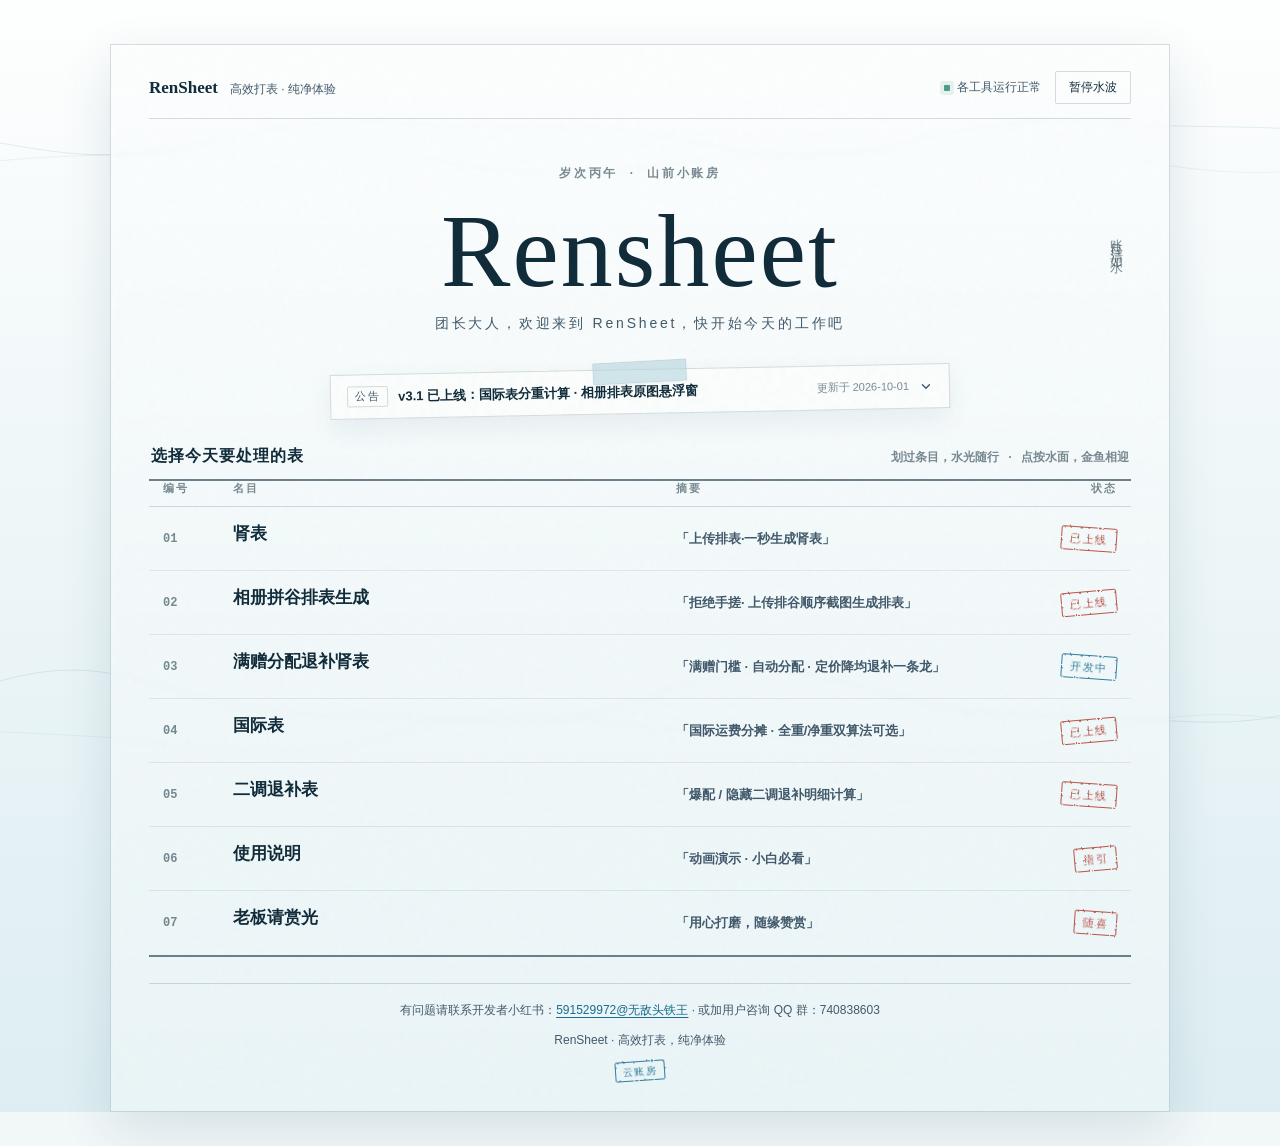
<file: index.html>
<!DOCTYPE html>
<html lang="zh-CN">
<head>
<meta charset="UTF-8">
<meta http-equiv="Content-Security-Policy" content="default-src 'self'; script-src 'self' 'unsafe-inline'; style-src 'self' 'unsafe-inline'; img-src 'self' data:; connect-src 'none';">
<meta name="viewport" content="width=device-width, initial-scale=1.0">
<meta name="theme-color" content="#f2f7f8">
<title>RenSheet</title>
<link rel="icon" type="image/png" sizes="32x32" href="images/favicon-32.png">
<link rel="icon" type="image/png" sizes="48x48" href="images/favicon-48.png">
<link rel="apple-touch-icon" href="images/apple-touch-icon.png">
<style>
:root {
  --paper: #f2f7f8;
  --ink: #0f2a38;
  --ink-soft: #40586a;
  --ink-faint: rgba(15, 42, 56, .55);
  --water-ink: #176b8d;
  --wash: rgba(23, 107, 141, .1);
  --seal: #b03a2e;
  --rule: rgba(20, 48, 63, .17);
  --rule-soft: rgba(20, 48, 63, .09);
  --rule-strong: rgba(20, 48, 63, .6);
  --serif: "Songti SC", "Noto Serif SC", "SimSun", "宋体", serif;
  --sans: "PingFang SC", "Microsoft YaHei", "Segoe UI", sans-serif;
  --mono: "Cascadia Mono", Consolas, "SF Mono", monospace;
}
* { box-sizing: border-box; }
html { min-height: 100%; background: var(--paper); }
body {
  min-height: 100vh;
  margin: 0;
  color: var(--ink);
  font-family: var(--sans);
  background: linear-gradient(180deg, rgba(255,255,255,.9) 0%, rgba(235,245,247,.76) 50%, rgba(218,236,241,.86) 100%);
  overflow-x: hidden;
}
button, a { font: inherit; }
a { color: inherit; }
::selection { background: rgba(23, 107, 141, .2); }

.water-canvas { position: fixed; inset: 0; z-index: 0; width: 100%; height: 100%; opacity: .85; pointer-events: none; }

/* 账页：浮于水面的一张纸 */
.sheet {
  position: relative; z-index: 1;
  width: min(1060px, calc(100% - 36px)); margin: 26px auto 34px;
  padding: 26px 38px 30px;
  background: rgba(252, 254, 254, .4);
  border: 1px solid var(--rule);
  box-shadow: 0 1px 0 rgba(255,255,255,.35) inset, 0 18px 48px rgba(15, 74, 96, .12);
  backdrop-filter: blur(3px);
}
.sheet::after { /* 纸纤维 */
  content: ""; position: absolute; inset: 0; pointer-events: none; opacity: .05;
  background-image: url("data:image/svg+xml,%3Csvg viewBox='0 0 200 200' xmlns='http://www.w3.org/2000/svg'%3E%3Cfilter id='f'%3E%3CfeTurbulence type='fractalNoise' baseFrequency='.7' numOctaves='2' stitchTiles='stitch'/%3E%3C/filter%3E%3Crect width='100%25' height='100%25' filter='url(%23f)' opacity='.5'/%3E%3C/svg%3E");
}

.topbar { display: flex; align-items: center; justify-content: space-between; gap: 18px; padding-bottom: 14px; border-bottom: 1px solid var(--rule); }
.brand { display: inline-flex; align-items: baseline; gap: 12px; text-decoration: none; font-family: var(--serif); font-size: 17px; font-weight: 800; }
.brand-sub { font-family: var(--sans); font-size: 12px; font-weight: 500; color: var(--ink-soft); }
.top-actions { display: flex; align-items: center; gap: 14px; }
.status { display: inline-flex; align-items: center; gap: 7px; color: var(--ink-soft); font-size: 12px; font-weight: 500; }
.status-dot { width: 6px; height: 6px; border-radius: 1px; background: #4c9b89; box-shadow: 0 0 0 4px rgba(76,155,137,.13); }
.motion-toggle { padding: 7px 13px; border: 1px solid var(--rule); border-radius: 2px; color: var(--ink); background: rgba(255,255,255,.3); font-size: 12px; font-weight: 500; cursor: pointer; transition: border-color .2s ease, background .2s ease; }
.motion-toggle:hover { border-color: rgba(20,48,63,.45); background: rgba(255,255,255,.72); }
.motion-toggle:focus-visible { outline: 2px solid var(--water-ink); outline-offset: 3px; }

.hero { position: relative; padding: 46px 0 32px; text-align: center; }
.kicker { margin: 0; font-family: var(--mono); font-size: 12px; font-weight: 600; letter-spacing: .22em; color: var(--ink-faint); }
.title { margin: 14px 0 10px; font-family: "Palatino Linotype", "Book Antiqua", Georgia, var(--serif); font-size: clamp(64px, 9vw, 104px); font-weight: 400; letter-spacing: .02em; line-height: 1.05; text-shadow: 0 1px 0 rgba(255,255,255,.75); }
.tagline { margin: 0; font-size: 14px; font-weight: 500; letter-spacing: .2em; color: var(--ink-soft); }
.side-note { position: absolute; right: 6px; top: 50%; transform: translateY(-50%); margin: 0; writing-mode: vertical-rl; font-family: var(--serif); font-size: 13px; letter-spacing: .4em; color: var(--ink-faint); }
@media (max-width: 880px) { .side-note { display: none; } }

/* 浮签 */
.slip { max-width: 620px; margin: 4px auto 0; border: 1px solid var(--rule); background: rgba(252, 254, 253, .75); transform: rotate(-1.1deg); box-shadow: 0 10px 26px rgba(15, 74, 96, .07); transition: transform .25s ease; }
.slip[open] { transform: rotate(0); }
.slip::before { content: ""; position: absolute; top: -9px; left: 50%; transform: translateX(-50%) rotate(-2deg); width: 92px; height: 20px; background: rgba(174, 210, 218, .55); border: 1px solid rgba(20,48,63,.06); border-radius: 1px; box-shadow: 0 1px 2px rgba(20,48,63,.07); }
.slip summary { display: flex; align-items: center; gap: 10px; padding: 11px 16px; cursor: pointer; list-style: none; }
.slip summary::-webkit-details-marker { display: none; }
.slip-label { flex: none; padding: 2px 7px; border: 1px solid var(--rule); border-radius: 2px; font-family: var(--mono); font-size: 11px; letter-spacing: .14em; color: var(--ink-soft); }
.slip-title { flex: 1; text-align: left; font-size: 13px; font-weight: 700; }
.slip-time { flex: none; font-size: 11px; color: var(--ink-faint); }
.chev { flex: none; width: 14px; height: 14px; color: var(--ink-soft); transition: transform .25s ease; }
.slip[open] .chev { transform: rotate(180deg); }
.slip-body { margin: 9px 16px 0; padding: 10px 0 13px; border-top: 1px dashed var(--rule-soft); }
.slip-body p { margin: 0; color: var(--ink-soft); font-size: 13px; font-weight: 500; line-height: 1.7; }
.slip-body p + p { margin-top: 6px; }
.slip-body a { color: var(--water-ink); font-weight: 650; text-underline-offset: 3px; }

/* 公告内的版本更新区块 */
.ver-block { margin-top: 11px; padding-top: 10px; border-top: 1px dashed var(--rule-soft); }
.ver-caption { font-family: var(--mono); font-size: 11px; font-weight: 600; letter-spacing: .16em; color: var(--ink-faint); }
.ver-item { margin-top: 9px; }
.ver-item + .ver-item { margin-top: 11px; }
.ver-head { display: flex; align-items: baseline; flex-wrap: wrap; gap: 8px; }
.ver-tag { font-family: var(--mono); font-size: 11px; font-weight: 700; letter-spacing: .1em; color: var(--water-ink); }
.ver-tag.is-latest { color: var(--seal); }
.ver-badge { padding: 1px 5px 0; border: 1px solid currentColor; border-radius: 2px; font-size: 10px; letter-spacing: .12em; color: var(--seal); opacity: .85; }
.ver-date { font-family: var(--mono); font-size: 11px; color: var(--ink-faint); }
.ver-list { margin: 5px 0 0; padding: 0; list-style: none; }
.ver-list li { position: relative; padding-left: 13px; font-size: 12.5px; font-weight: 500; color: var(--ink-soft); line-height: 1.72; }
.ver-list li + li { margin-top: 3px; }
.ver-list li::before { content: ""; position: absolute; left: 3px; top: .74em; width: 4px; height: 1px; background: var(--rule-strong); }
.ver-list strong { color: var(--ink); font-weight: 700; }

.ledger-head { display: flex; align-items: baseline; justify-content: space-between; gap: 24px; margin: 32px 2px 12px; }
.ledger-head h2 { margin: 0; font-family: var(--serif); font-size: 16px; font-weight: 800; letter-spacing: .06em; }
.ledger-head p { margin: 0; font-family: var(--mono); font-size: 12px; font-weight: 600; color: var(--ink-faint); }

/* 账目：文武线开合，条目即行 */
.ledger { border-top: 2px solid var(--rule-strong); border-bottom: 2px solid var(--rule-strong); }
.ledger-cols, .ledger-row { display: grid; grid-template-columns: 56px minmax(200px, 1.25fr) minmax(0, 1fr) 84px; gap: 14px; align-items: center; }
.ledger-cols { padding: 0 14px 10px; border-bottom: 1px solid var(--rule); font-family: var(--mono); font-size: 11px; font-weight: 600; letter-spacing: .2em; color: var(--ink-faint); }
.ledger-cols span:last-child { justify-self: end; }
.ledger-row {
  min-height: 64px; padding: 14px;
  text-decoration: none; color: var(--ink);
  border-bottom: 1px solid var(--rule-soft);
  transition: background .25s ease;
}
.ledger-row:last-child { border-bottom: 0; }
.ledger-row:hover { background: linear-gradient(90deg, var(--wash) 0%, rgba(23,107,141,.03) 60%, transparent 100%); }
.ledger-row:focus-visible { outline: 1px dashed var(--water-ink); outline-offset: -4px; }
.idx { font-family: var(--mono); font-size: 12px; font-weight: 600; color: var(--ink-faint); }
.name { display: flex; flex-direction: column; align-items: flex-start; gap: 3px; font-family: var(--serif); font-size: 17px; font-weight: 800; }
.desc { font-size: 13px; font-weight: 600; color: var(--ink-soft); }
.seal { justify-self: end; }

/* 朱砂章：印章即状态 */
.seal {
  display: inline-block; padding: 3px 8px 2px;
  border: 1.4px solid currentColor; border-radius: 2px;
  font-family: var(--serif); font-size: 11px; line-height: 1.5; letter-spacing: .14em;
  color: var(--seal); opacity: .88; transform: rotate(-5deg);
  filter: url(#stampRough);
  transition: transform .25s ease, opacity .2s ease;
}
.ledger-row:nth-child(even) .seal { transform: rotate(4deg); }
.ledger-row:hover .seal, .ledger-row:focus-visible .seal { transform: rotate(-1deg) scale(1.04); opacity: 1; }
.seal.blue { color: var(--water-ink); }

/* 笔划重点 */
.squiggle { display: block; width: 46px; height: 8px; opacity: 0; transition: opacity .2s ease; }
.squiggle path { fill: none; stroke: var(--water-ink); stroke-width: 2; stroke-linecap: round; stroke-dasharray: 80; stroke-dashoffset: 80; }
.ledger-row:hover .squiggle, .ledger-row:focus-visible .squiggle { opacity: 1; }
.ledger-row:hover .squiggle path, .ledger-row:focus-visible .squiggle path { stroke-dashoffset: 0; transition: stroke-dashoffset .5s ease .08s; }

.colophon { display: flex; flex-direction: column; align-items: center; gap: 9px; margin-top: 26px; padding-top: 16px; border-top: 1px solid var(--rule); text-align: center; }
.colophon .line { font-size: 12px; font-weight: 500; color: var(--ink-soft); line-height: 1.7; }
.colophon a { color: var(--water-ink); text-underline-offset: 3px; }
.seal-mini { margin-top: 2px; font-size: 10px; padding: 2px 7px 1px; color: var(--water-ink); transform: rotate(-4deg); }

@media (max-width: 760px) {
  .sheet { width: min(100% - 24px, 560px); padding: 16px 14px 20px; }
  .brand-sub, .status, .slip-time { display: none; }
  .hero { padding: 30px 0 24px; }
  .title { font-size: clamp(52px, 17vw, 84px); }
  .ledger-cols { grid-template-columns: 40px 1fr 60px; }
  .ledger-cols span:nth-child(3) { display: none; }
  .ledger-row { grid-template-columns: 40px minmax(0, 1fr) 60px; padding: 12px 10px; min-height: 58px; }
  .ledger-row .idx { grid-row: 1 / span 2; }
  .ledger-row .name { grid-column: 2; grid-row: 1; font-size: 16px; }
  .ledger-row .desc { grid-column: 2; grid-row: 2; font-size: 12px; }
  .ledger-row .seal { grid-column: 3; grid-row: 1 / span 2; }
  .ledger-head { flex-direction: column; gap: 4px; margin-top: 24px; }
  .colophon { gap: 7px; }
  .ver-list li { font-size: 12px; line-height: 1.68; }
}
@media (prefers-reduced-motion: reduce) { *, *::before, *::after { animation-duration: .01ms !important; transition-duration: .01ms !important; } }
</style>
</head>
<body>
<canvas class="water-canvas" id="waterCanvas" aria-hidden="true"></canvas>
<svg width="0" height="0" aria-hidden="true">
  <filter id="stampRough" x="-20%" y="-20%" width="140%" height="140%">
    <feTurbulence type="fractalNoise" baseFrequency="0.85" numOctaves="2" stitchTiles="stitch" result="n"/>
    <feDisplacementMap in="SourceGraphic" in2="n" scale="2.4" xChannelSelector="R" yChannelSelector="G"/>
  </filter>
</svg>

<main class="sheet">
  <nav class="topbar" aria-label="首页导航">
    <a class="brand" href="index.html">RenSheet<span class="brand-sub">高效打表 · 纯净体验</span></a>
    <div class="top-actions"><span class="status"><span class="status-dot"></span>各工具运行正常</span><button class="motion-toggle" id="motionToggle" type="button" aria-label="暂停水波" title="暂停水波">暂停水波</button></div>
  </nav>

  <header class="hero">
    <p class="kicker">岁次丙午 · 山前小账房</p>
    <h1 class="title">Rensheet</h1>
    <p class="tagline">团长大人，欢迎来到 RenSheet，快开始今天的工作吧</p>
    <p class="side-note" aria-hidden="true">账目清如水</p>
  </header>

  <details class="slip">
    <summary><span class="slip-label">公告</span><span class="slip-title">v3.1 已上线：国际表分重计算 · 相册排表原图悬浮窗</span><span class="slip-time">更新于 2026-10-01</span><svg class="chev" viewBox="0 0 16 16" aria-hidden="true"><path d="M4 6l4 4 4-4" fill="none" stroke="currentColor" stroke-width="1.6" stroke-linecap="round" stroke-linejoin="round"/></svg></summary>
    <div class="slip-body">
      <p><strong>重要通知：</strong>国际表已上线<a href="https://www.ifdian.net/a/baiyanxi" target="_blank" rel="noopener">爱发电赞助方案</a>（限时特惠！！月费 ¥5 / 年费 ¥30），赞助后凭订单号<a href="get-code.html">自助取码</a>激活，一次激活 · 无限使用。</p>
      <p>网站维护不易，恳请大家多多支持 RenSheet，后续会上线更多有用的开团功能！非常感谢！</p>

      <div class="ver-block">
        <div class="ver-caption">版本更新 · 最近两个版本</div>

        <div class="ver-item">
          <div class="ver-head"><span class="ver-tag is-latest">v3.1</span><span class="ver-badge">最新</span><span class="ver-date">2026-10-01</span></div>
          <ul class="ver-list">
            <li><strong>国际表 · 分重计算上线</strong>：按品类与分角色克重逐人累计本体重量，箱摊、总重、国际运费一次算清；称重结果随时改，处理时按最新克重重算。</li>
            <li><strong>国际表 · 对账更省心</strong>：总点数与总本体重量校验只作核对参考，改动即时刷新结论；未解析的排表在预览区单独列出，便于逐一核对。</li>
            <li><strong>相册排表 · 原图悬浮窗</strong>：校对区原图可多窗并存，支持拖动、缩放、适应宽度、收起与关闭；实时排表窗口同步放大，长名单看清更多列。</li>
            <li><strong>相册排表 · 说明更完整</strong>：新增识别方式与评论格式、识别后排位规则说明，从导入到导出一眼看懂。</li>
          </ul>
        </div>

        <div class="ver-item">
          <div class="ver-head"><span class="ver-tag">v3.0</span><span class="ver-date">2026-09-30</span></div>
          <ul class="ver-list">
            <li><strong>打赏页面 · 新增发电榜</strong>：年卡支持者优先展示，同名金额合并，累充标注感谢。</li>
            <li><strong>打赏页面 · 隐私友好展示</strong>：名单只列昵称与金额，不展示订单号。</li>
          </ul>
        </div>

      </div>
    </div>
  </details>

  <div class="ledger-head"><h2>选择今天要处理的表</h2><p>划过条目，水光随行 · 点按水面，金鱼相迎</p></div>

  <section class="ledger" aria-label="工具入口">
    <div class="ledger-cols" aria-hidden="true"><span>编号</span><span>名目</span><span>摘要</span><span>状态</span></div>
    <a class="ledger-row" href="shenbiao.html">
      <span class="idx">01</span>
      <span class="name">肾表<svg class="squiggle" viewBox="0 0 48 8" preserveAspectRatio="none" aria-hidden="true"><path d="M2 6 C 9 2, 16 2, 24 5 S 39 8, 46 4"/></svg></span>
      <span class="desc">「上传排表·一秒生成肾表」</span>
      <span class="seal">已上线</span>
    </a>
    <a class="ledger-row" href="ocr.html">
      <span class="idx">02</span>
      <span class="name">相册拼谷排表生成<svg class="squiggle" viewBox="0 0 48 8" preserveAspectRatio="none" aria-hidden="true"><path d="M2 6 C 9 2, 16 2, 24 5 S 39 8, 46 4"/></svg></span>
      <span class="desc">「拒绝手搓· 上传排谷顺序截图生成排表」</span>
      <span class="seal">已上线</span>
    </a>
    <a class="ledger-row" href="manzeng.html">
      <span class="idx">03</span>
      <span class="name">满赠分配退补肾表<svg class="squiggle" viewBox="0 0 48 8" preserveAspectRatio="none" aria-hidden="true"><path d="M2 6 C 9 2, 16 2, 24 5 S 39 8, 46 4"/></svg></span>
      <span class="desc">「满赠门槛 · 自动分配 · 定价降均退补一条龙」</span>
      <span class="seal blue">开发中</span>
    </a>
    <a class="ledger-row" href="guoji.html">
      <span class="idx">04</span>
      <span class="name">国际表<svg class="squiggle" viewBox="0 0 48 8" preserveAspectRatio="none" aria-hidden="true"><path d="M2 6 C 9 2, 16 2, 24 5 S 39 8, 46 4"/></svg></span>
      <span class="desc">「国际运费分摊 · 全重/净重双算法可选」</span>
      <span class="seal">已上线</span>
    </a>
    <a class="ledger-row" href="RatioFix.html">
      <span class="idx">05</span>
      <span class="name">二调退补表<svg class="squiggle" viewBox="0 0 48 8" preserveAspectRatio="none" aria-hidden="true"><path d="M2 6 C 9 2, 16 2, 24 5 S 39 8, 46 4"/></svg></span>
      <span class="desc">「爆配 / 隐藏二调退补明细计算」</span>
      <span class="seal">已上线</span>
    </a>
    <a class="ledger-row" href="guide.html">
      <span class="idx">06</span>
      <span class="name">使用说明<svg class="squiggle" viewBox="0 0 48 8" preserveAspectRatio="none" aria-hidden="true"><path d="M2 6 C 9 2, 16 2, 24 5 S 39 8, 46 4"/></svg></span>
      <span class="desc">「动画演示 · 小白必看」</span>
      <span class="seal">指引</span>
    </a>
    <a class="ledger-row" href="dashang.html">
      <span class="idx">07</span>
      <span class="name">老板请赏光<svg class="squiggle" viewBox="0 0 48 8" preserveAspectRatio="none" aria-hidden="true"><path d="M2 6 C 9 2, 16 2, 24 5 S 39 8, 46 4"/></svg></span>
      <span class="desc">「用心打磨，随缘赞赏」</span>
      <span class="seal">随喜</span>
    </a>
  </section>

  <footer class="colophon">
    <span class="line">有问题请联系开发者小红书：<a href="https://www.xiaohongshu.com/user/profile/591529972" target="_blank" rel="noopener">591529972@无敌头铁王</a> · 或加用户咨询 QQ 群：740838603</span>
    <span class="line">RenSheet · 高效打表，纯净体验</span>
    <span class="seal seal-mini">云账房</span>
  </footer>
</main>

<script src="lib/water.js"></script>
<script>if (window.WaterFx) { window.WaterFx.init({ waves: true, ripples: true, fish: true, toggleId: 'motionToggle', autoMotion: true }); }</script>
</body>
</html>
</file>
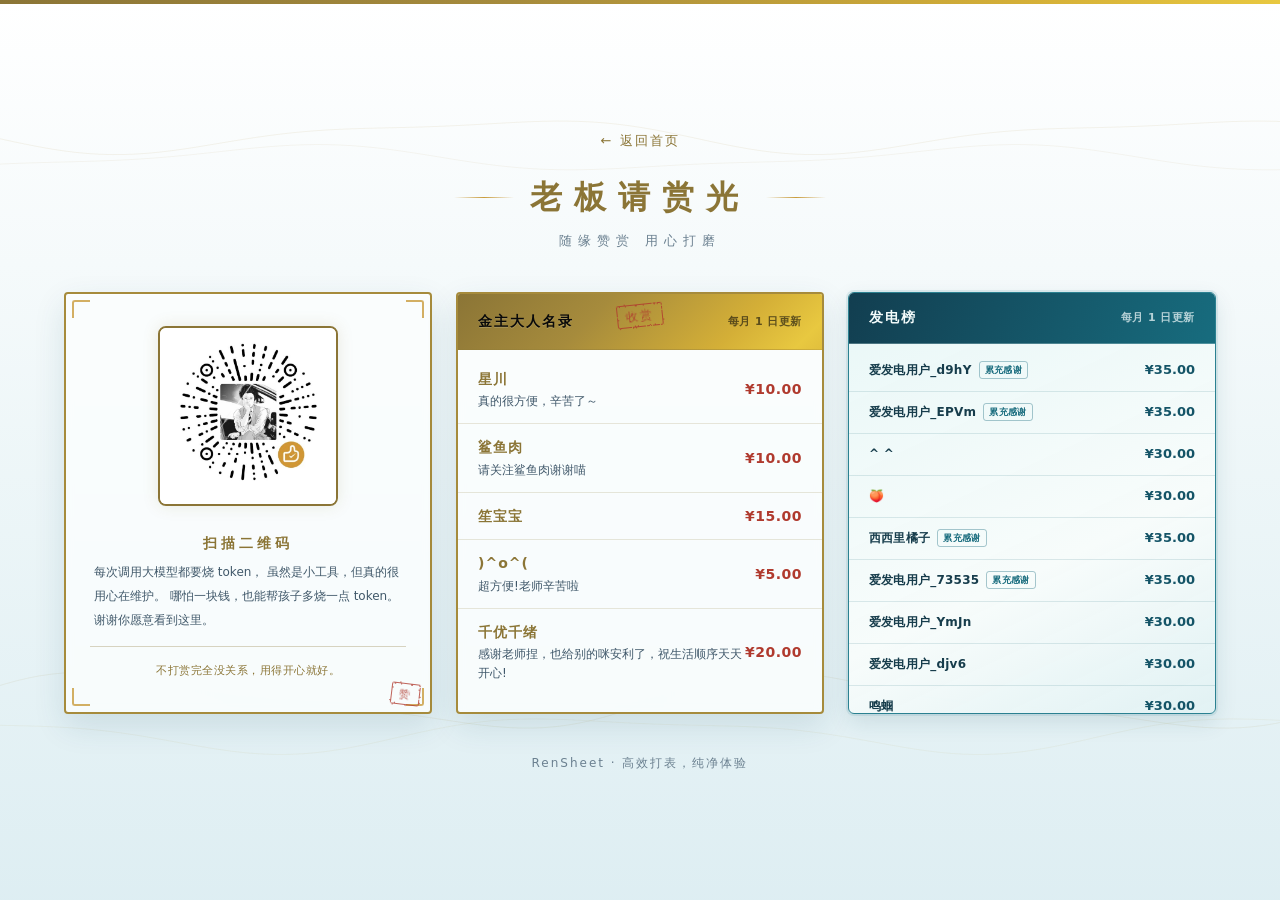
<file: dashang.html>
<!DOCTYPE html>
<html lang="zh-CN">
<head>
<meta charset="UTF-8">
<meta http-equiv="Content-Security-Policy" content="default-src 'self'; script-src 'self' 'unsafe-inline'; style-src 'self' 'unsafe-inline'; img-src 'self' data:; connect-src 'none';">
<meta name="viewport" content="width=device-width, initial-scale=1.0">
<title>RenSheet — 老板请赏光</title>
<link rel="icon" type="image/png" sizes="32x32" href="images/favicon-32.png">
<link rel="icon" type="image/png" sizes="48x48" href="images/favicon-48.png">
<link rel="apple-touch-icon" href="images/apple-touch-icon.png">
<style>
:root {
  --ink-900: #080808;
  --ink-800: #111111;
  --ink-700: #1A1A1A;
  --ink-600: #252525;
  --ink-400: #3A3A3A;
  --ink-100: #D0D0D0;

  --gold-600: #8B7536;
  --gold-500: #A68B3C;
  --gold-400: #C89B3C;
  --gold-300: #D4AF37;
  --gold-200: #E8C840;
  --gold-100: #F0D080;
  --gold-50:  #FFF8E7;

  --text-cream: #FFF8E7;
  --text-warm: #E8D5C0;
  --text-dim: #A08868;

  --radius: 12px;
  --font: 'Segoe UI', 'PingFang SC', 'Microsoft YaHei', system-ui, sans-serif;
}

* { margin:0; padding:0; box-sizing:border-box; }

body {
  font-family: var(--font);
  background: radial-gradient(ellipse at 50% 0%, #2A2A2A 0%, #080808 70%, #000000 100%);
  color: var(--text-cream);
  line-height: 1.6;
  -webkit-font-smoothing: antialiased;
  min-height: 100vh;
  display: flex;
  align-items: center;
  justify-content: center;
  overflow-x: hidden;
}

/* ===== Top gold stripe ===== */
.top-stripe {
  position: fixed;
  top: 0; left: 0; right: 0;
  height: 4px;
  background: linear-gradient(135deg,
    #8B7536 0%, #A68B3C 20%, #D4AF37 40%, #E8C840 50%,
    #D4AF37 60%, #A68B3C 80%, #8B7536 100%);
  background-size: 200% 100%;
  animation: shimmer 4s linear infinite;
  z-index: 100;
}

/* ===== Keyframes ===== */
@keyframes shimmer {
  0%   { background-position: -200% center; }
  100% { background-position: 200% center; }
}

@keyframes fadeInUp {
  from { opacity: 0; transform: translateY(16px); }
  to   { opacity: 1; transform: translateY(0); }
}

@keyframes goldPulse {
  0%, 100% {
    box-shadow:
      0 0 0 2px var(--gold-500),
      0 0 0 4px rgba(139,117,54,0.3),
      inset 0 0 30px rgba(0,0,0,0.3),
      0 4px 20px rgba(0,0,0,0.3);
  }
  50% {
    box-shadow:
      0 0 0 2px var(--gold-300),
      0 0 0 5px rgba(212,175,55,0.15),
      inset 0 0 30px rgba(0,0,0,0.3),
      0 4px 24px rgba(0,0,0,0.3),
      0 0 16px rgba(212,175,55,0.04);
  }
}

@keyframes textGlow {
  0%, 100% { text-shadow: 0 0 4px rgba(212,175,55,0.1); }
  50%      { text-shadow: 0 0 12px rgba(212,175,55,0.25); }
}

/* ===== Container ===== */
.container {
  max-width: 1200px;
  width: 100%;
  margin: 0 auto;
  padding: 60px 24px;
}

/* ===== Back link ===== */
.back-link {
  text-align: center;
  margin-bottom: 20px;
}
.back-link a {
  display: inline-block;
  font-size: 13px;
  color: var(--gold-400);
  text-decoration: none;
  letter-spacing: 2px;
  transition: color 0.3s, text-shadow 0.3s;
}
.back-link a:hover {
  color: var(--gold-200);
  text-shadow: 0 0 12px rgba(212,175,55,0.3);
}

/* ===== Page title with ornaments ===== */
.page-title {
  display: flex;
  align-items: center;
  justify-content: center;
  gap: 16px;
  margin-bottom: 8px;
}
.page-title h1 {
  font-size: 32px;
  font-weight: 300;
  color: var(--gold-300);
  letter-spacing: 12px;
  text-shadow: 0 0 20px rgba(212,175,55,0.2);
  margin: 0;
}
.title-ornament {
  width: 60px;
  height: 1px;
  background: linear-gradient(90deg,
    transparent 0%, var(--gold-400) 50%, transparent 100%);
}

.page-subtitle {
  text-align: center;
  font-size: 13px;
  color: var(--text-dim);
  letter-spacing: 6px;
  margin-bottom: 40px;
  font-weight: 400;
}

/* ===== Main row ===== */
.main-row {
  display: grid;
  grid-template-columns: repeat(3, minmax(0, 1fr));
  grid-auto-rows: 422px;
  gap: 24px;
  align-items: stretch;
}
.support-stack {
  display: contents;
}

/* ===== QR Card — gold-framed mirror ===== */
.card-qr {
  width: 100%;
  height: 100%;
  position: relative;
  background: linear-gradient(145deg, #111111 0%, #1A1A1A 50%, #111111 100%);
  border-radius: var(--radius);
  padding: 32px 24px;
  text-align: center;
  border: 2px solid transparent;
  background-clip: padding-box;
  box-shadow:
    0 0 0 2px var(--gold-500),
    0 0 0 4px rgba(139,117,54,0.3),
    inset 0 0 30px rgba(0,0,0,0.3),
    0 4px 20px rgba(0,0,0,0.3);
  animation: fadeInUp 0.7s ease-out 0.15s both, goldPulse 4s ease-in-out 1s infinite;
  transition: box-shadow 0.4s ease;
}
.card-qr:hover {
  box-shadow:
    0 0 0 2px var(--gold-300),
    0 0 0 5px rgba(212,175,55,0.2),
    inset 0 0 30px rgba(0,0,0,0.3),
    0 4px 30px rgba(0,0,0,0.4),
    0 0 20px rgba(212,175,55,0.08);
}

/* Art-deco corner ornaments */
.frame-corner {
  position: absolute;
  width: 18px; height: 18px;
  border-color: var(--gold-400);
  border-style: solid;
  opacity: 0.8;
  transition: opacity 0.3s ease;
}
.card-qr:hover .frame-corner { opacity: 1; }
.frame-corner.tl { top: 6px; left: 6px; border-width: 2px 0 0 2px; border-radius: 3px 0 0 0; }
.frame-corner.tr { top: 6px; right: 6px; border-width: 2px 2px 0 0; border-radius: 0 3px 0 0; }
.frame-corner.bl { bottom: 6px; left: 6px; border-width: 0 0 2px 2px; border-radius: 0 0 0 3px; }
.frame-corner.br { bottom: 6px; right: 6px; border-width: 0 2px 2px 0; border-radius: 0 0 3px 0; }

.qr-img {
  width: 180px;
  height: 180px;
  border-radius: 8px;
  border: 2px solid var(--gold-600);
  margin-bottom: 18px;
  box-shadow: 0 0 16px rgba(139,117,54,0.15);
}

.card-qr .title {
  font-size: 14px;
  font-weight: 600;
  color: var(--gold-300);
  letter-spacing: 4px;
  margin-bottom: 6px;
}

.card-qr .cry-text {
  font-size: 12px;
  color: var(--text-warm);
  line-height: 2;
  text-align: left;
  padding: 0 4px;
}

.card-qr .voluntary {
  margin-top: 14px;
  font-size: 11px;
  color: var(--gold-600);
  font-weight: 400;
  letter-spacing: 0.5px;
  border-top: 1px solid rgba(139,117,54,0.25);
  padding-top: 14px;
  line-height: 1.8;
}

/* ===== Sponsor wall — gold plaque ===== */
.card-sponsor {
  width: 100%;
  height: 100%;
  background: linear-gradient(180deg, rgba(17,17,17,0.95) 0%, rgba(8,8,8,0.95) 100%);
  border-radius: var(--radius);
  border: 2px solid var(--gold-500);
  box-shadow:
    0 0 0 3px rgba(139,117,54,0.2),
    inset 0 0 0 1px rgba(212,175,55,0.05),
    0 4px 20px rgba(0,0,0,0.3);
  overflow: hidden;
  animation: fadeInUp 0.7s ease-out 0.15s both;
}

.sponsor-header {
  background: linear-gradient(135deg,
    #8B7536 0%, #A68B3C 20%, #D4AF37 40%, #E8C840 50%,
    #D4AF37 60%, #A68B3C 80%, #8B7536 100%);
  background-size: 200% 100%;
  padding: 16px 20px;
  display: flex;
  align-items: center;
  justify-content: space-between;
  animation: shimmer 6s linear infinite;
  border-bottom: 1px solid rgba(162,139,60,0.3);
}
.sponsor-header .sh-title {
  font-size: 14px;
  font-weight: 700;
  color: #0A0A0A;
  letter-spacing: 2px;
  text-shadow: 0 1px 0 rgba(255,248,231,0.2);
}
.sponsor-header .sh-cycle {
  font-size: 11px;
  color: rgba(8,8,8,0.6);
  font-weight: 600;
  letter-spacing: 0.5px;
}

.sponsor-list {
  padding: 6px 0;
  max-height: 340px;
  overflow-y: auto;
}
.sponsor-list::-webkit-scrollbar { width: 4px; }
.sponsor-list::-webkit-scrollbar-track { background: transparent; }
.sponsor-list::-webkit-scrollbar-thumb { background: var(--gold-600); border-radius: 2px; }

.sponsor-item {
  display: flex;
  align-items: center;
  justify-content: space-between;
  padding: 12px 20px;
  border-bottom: 1px solid rgba(139,117,54,0.12);
  transition: background 0.3s, padding-left 0.3s;
}
.sponsor-item:hover {
  background: rgba(255,255,255,0.04);
  padding-left: 26px;
}
.sponsor-item:last-child { border-bottom: none; }

.sponsor-item .si-name {
  font-size: 14px;
  font-weight: 600;
  color: var(--gold-200);
  letter-spacing: 1px;
  transition: color 0.3s, text-shadow 0.3s;
}
.sponsor-item:hover .si-name {
  color: var(--gold-100);
  text-shadow: 0 0 8px rgba(240,208,128,0.3);
}

.sponsor-item .si-msg {
  font-size: 12px;
  color: var(--text-dim);
  margin-top: 2px;
}

.sponsor-item .si-amount {
  font-size: 14px;
  font-weight: 700;
  color: var(--gold-300);
  letter-spacing: 0.5px;
  white-space: nowrap;
}

.sponsor-empty {
  text-align: center;
  padding: 28px 20px;
  font-size: 12px;
  color: var(--text-dim);
  line-height: 2;
  letter-spacing: 0.5px;
  animation: textGlow 3s ease-in-out infinite;
}

/* ===== Footer ===== */
.footer {
  text-align: center;
  margin-top: 40px;
  font-size: 12px;
  color: var(--text-dim);
  font-weight: 400;
  letter-spacing: 2px;
}

/* ===== Responsive ===== */
@media (max-width: 640px) {
  .container { padding: 40px 20px; }
  .main-row { grid-template-columns: minmax(0, 1fr); grid-auto-rows: 422px; gap: 18px; }
  .page-title h1 { font-size: 26px; letter-spacing: 8px; }
  .title-ornament { width: 36px; }
  .card-qr { height: 100%; width: 100%; max-width: 420px; justify-self: center; }
  .card-sponsor { height: 100%; }
}
@media (min-width: 641px) and (max-width: 800px) {
  .main-row { grid-template-columns: repeat(2, minmax(0, 1fr)); grid-auto-rows: 480px; }
  .card-power { grid-column: auto; }
}
</style>
<style id="zhangye-skin">
/* ===== 账房收赏：纸面账页 + 朱砂章，金色只作点缀（不动 .top-stripe/.frame-corner，保留金头渐变） ===== */
:root {
  --text-cream: #0f2a38;
  --text-warm: #40586a;
  --text-dim: #6b8090;
  --radius: 4px;
  --seal: #b03a2e;
  --serif: "Songti SC", "Noto Serif SC", "SimSun", "宋体", serif;
}
html { min-height: 100%; background: linear-gradient(180deg, rgba(255,255,255,.95) 0%, rgba(235,245,247,.85) 50%, rgba(218,236,241,.9) 100%); }
body { background: transparent; }
.container { position: relative; z-index: 1; }

.back-link a { color: var(--gold-600); }
.back-link a:hover { color: var(--gold-500); text-shadow: none; }
.page-title h1 { color: var(--gold-600); font-family: var(--serif); font-weight: 800; text-shadow: none; }
.page-subtitle { color: var(--text-dim); }

/* 金框纸卡：去 goldPulse，留 fadeInUp */
.card-qr {
  background: rgba(252, 254, 254, .82);
  border: 2px solid var(--gold-500);
  background-clip: border-box;
  border-radius: var(--radius);
  box-shadow: 0 1px 0 rgba(255,255,255,.35) inset, 0 12px 32px rgba(15, 74, 96, .12);
  animation: fadeInUp 0.7s ease-out both;
  backdrop-filter: blur(4px);
  -webkit-backdrop-filter: blur(4px);
}
.card-qr:hover {
  border-color: var(--gold-300);
  box-shadow: 0 0 0 3px rgba(212,175,55,.18), 0 12px 32px rgba(15, 74, 96, .14);
}
.card-qr .title { color: var(--gold-600); }
.card-qr .cry-text { color: var(--text-warm); }
.card-qr .voluntary { color: var(--gold-600); border-top-color: rgba(139,117,54,.3); }

.card-sponsor {
  background: rgba(252, 254, 254, .82);
  border: 2px solid var(--gold-500);
  border-radius: var(--radius);
  box-shadow: 0 1px 0 rgba(255,255,255,.35) inset, 0 12px 32px rgba(15, 74, 96, .12);
  backdrop-filter: blur(4px);
  -webkit-backdrop-filter: blur(4px);
}
.sponsor-item { border-bottom-color: rgba(139,117,54,.18); }
.sponsor-item:hover { background: rgba(212,175,55,.08); }
.sponsor-item .si-name { color: var(--gold-600); }
.sponsor-item:hover .si-name { color: var(--gold-500); text-shadow: none; }
.sponsor-item .si-msg { color: var(--text-warm); }
.sponsor-item .si-amount { color: var(--seal); }
.sponsor-empty { color: var(--text-dim); animation: none; }

/* 朱砂章：伪元素印章，零标记改动 */
.card-sponsor::before {
  content: "收赏"; position: absolute; top: 10px; left: 50%;
  transform: translateX(-50%) rotate(-6deg);
  padding: 2px 8px 1px; border: 1.4px solid var(--seal); border-radius: 2px;
  font-family: var(--serif); font-size: 12px; letter-spacing: .18em; line-height: 1.5;
  color: var(--seal); opacity: .85; z-index: 2; pointer-events: none;
  filter: url(#stampRough);
}
.card-qr::after {
  content: "赞"; position: absolute; bottom: 8px; right: 10px;
  padding: 2px 7px 1px; border: 1.4px solid var(--seal); border-radius: 2px;
  font-family: var(--serif); font-size: 11px; letter-spacing: .14em; line-height: 1.5;
  color: var(--seal); opacity: .8; transform: rotate(7deg); pointer-events: none;
  filter: url(#stampRough);
}

/* 发电榜：与金主名录同构，水蓝青绿与金色形成对照。 */
.card-power {
  width: 100%; height: 100%; min-height: 0; display: flex; flex-direction: column;
  margin: 0; border: 1px solid #2b8191; border-radius: 6px; overflow: hidden;
  background: linear-gradient(155deg, rgba(232,247,247,.96), rgba(247,252,251,.98) 62%, rgba(225,241,243,.95));
  box-shadow: 0 0 0 2px rgba(49,133,148,.12), 0 8px 22px rgba(17,73,91,.12);
  animation: fadeInUp .7s ease-out .15s both;
}
.power-header { display: flex; align-items: center; justify-content: space-between; gap: 12px; padding: 16px 20px; color: #f4fcfc; background: linear-gradient(112deg, #123e50 0%, #176b7d 50%, #238c91 100%); background-size: 200% 100%; animation: shimmer 6s linear infinite; border-bottom: 1px solid rgba(208,238,239,.3); }
.power-header .power-title { font: 700 14px var(--serif); letter-spacing: .16em; }
.power-header .power-cycle { color: rgba(244,252,252,.72); font-size: 11px; font-weight: 600; letter-spacing: .5px; white-space: nowrap; }
.power-list { flex: 1; min-height: 0; overflow-y: auto; padding: 6px 0; }
.power-list::-webkit-scrollbar { width: 4px; }
.power-list::-webkit-scrollbar-thumb { background: #5d9ba3; border-radius: 3px; }
.power-item { display: flex; align-items: center; justify-content: space-between; gap: 10px; min-height: 42px; padding: 8px 20px; border-bottom: 1px solid rgba(34,105,119,.14); color: #173d4c; transition: background .3s, padding-left .3s; }
.power-item:last-child { border-bottom: 0; }
.power-item:hover { background: rgba(61,151,157,.1); padding-left: 26px; }
.power-name { min-width: 0; overflow-wrap: anywhere; font-size: 12px; font-weight: 650; letter-spacing: .02em; }
.power-thanks { display: inline-block; margin-left: 7px; padding: 1px 5px; border: 1px solid rgba(32,111,128,.38); border-radius: 3px; color: #176b7d; font-size: 9px; font-weight: 600; letter-spacing: .04em; white-space: nowrap; vertical-align: 1px; }
.power-amount { flex: none; color: #145467; font-size: 13px; font-weight: 750; font-variant-numeric: tabular-nums; white-space: nowrap; }
.power-empty { padding: 28px 20px; color: #587b83; font-size: 12px; line-height: 2; letter-spacing: .5px; text-align: center; }
@media (prefers-reduced-motion: reduce) { .card-power,.power-header { animation: none; } .power-item { transition: none; } }
@media (max-width: 640px) { .card-power { height: 100%; min-height: 0; } }

.footer { color: var(--text-dim); }
</style>
</head>
<body>

<div class="top-stripe"></div>

<div class="container">

  <div class="back-link">
    <a href="index.html">&larr; 返回首页</a>
  </div>

  <div class="page-title">
    <div class="title-ornament"></div>
    <h1>老板请赏光</h1>
    <div class="title-ornament"></div>
  </div>
  <p class="page-subtitle">随缘赞赏 用心打磨</p>

  <div class="main-row">

    <!-- Left: QR -->
    <div class="card-qr">
      <div class="frame-corner tl"></div>
      <div class="frame-corner tr"></div>
      <div class="frame-corner bl"></div>
      <div class="frame-corner br"></div>
      <img class="qr-img" src="images/赞赏码.jpg" alt="赞赏码">
      <div class="title">扫描二维码</div>
      <div class="cry-text">
        <span>每次调用大模型都要烧 token，</span>
        <span>虽然是小工具，但真的很用心在维护。</span>
        <span>哪怕一块钱，也能帮孩子多烧一点 token。</span>
        <span>谢谢你愿意看到这里。</span>
      </div>
      <div class="voluntary">不打赏完全没关系，用得开心就好。</div>
    </div>

    <!-- Right: standalone sponsor and power cards -->
    <div class="support-stack">
    <div class="card-sponsor">
      <div class="sponsor-header">
        <span class="sh-title">金主大人名录</span>
        <span class="sh-cycle">每月 1 日更新</span>
      </div>
      <div class="sponsor-list">
        <div class="sponsor-item">
          <div>
            <div class="si-name">星川</div>
            <div class="si-msg">真的很方便，辛苦了～</div>
          </div>
          <div class="si-amount">¥10.00</div>
        </div>
        <div class="sponsor-item">
          <div>
            <div class="si-name">鲨鱼肉</div>
            <div class="si-msg">请关注鲨鱼肉谢谢喵</div>
          </div>
          <div class="si-amount">¥10.00</div>
        </div>
        <div class="sponsor-item">
          <div>
            <div class="si-name">笙宝宝</div>
          </div>
          <div class="si-amount">¥15.00</div>
        </div>
        <div class="sponsor-item">
          <div>
            <div class="si-name">)^o^(</div>
            <div class="si-msg">超方便!老师辛苦啦</div>
          </div>
          <div class="si-amount">¥5.00</div>
        </div>
        <div class="sponsor-item">
          <div>
            <div class="si-name">千优千绪</div>
            <div class="si-msg">感谢老师捏，也给别的咪安利了，祝生活顺序天天开心!</div>
          </div>
          <div class="si-amount">¥20.00</div>
        </div>
        <div class="sponsor-empty">
          感谢以上金主大人对 RenSheet 的温柔托举<br>
          打赏后如需留名请备注，每月 1 日更新。
        </div>
      </div>
    </div>
      <div class="card-power">
        <div class="power-header">
          <span class="power-title">发电榜</span>
          <span class="power-cycle">每月 1 日更新</span>
        </div>
        <div class="power-list" role="list" aria-label="发电榜名单">
          <div class="power-item" role="listitem" style="--row:0"><span class="power-name">爱发电用户_d9hY<span class="power-thanks">累充感谢</span></span><span class="power-amount">¥35.00</span></div>
          <div class="power-item" role="listitem" style="--row:1"><span class="power-name">爱发电用户_EPVm<span class="power-thanks">累充感谢</span></span><span class="power-amount">¥35.00</span></div>
          <div class="power-item" role="listitem" style="--row:2"><span class="power-name">^ ^</span><span class="power-amount">¥30.00</span></div>
          <div class="power-item" role="listitem" style="--row:3"><span class="power-name">🍑</span><span class="power-amount">¥30.00</span></div>
          <div class="power-item" role="listitem" style="--row:4"><span class="power-name">西西里橘子<span class="power-thanks">累充感谢</span></span><span class="power-amount">¥35.00</span></div>
          <div class="power-item" role="listitem" style="--row:5"><span class="power-name">爱发电用户_73535<span class="power-thanks">累充感谢</span></span><span class="power-amount">¥35.00</span></div>
          <div class="power-item" role="listitem" style="--row:6"><span class="power-name">爱发电用户_YmJn</span><span class="power-amount">¥30.00</span></div>
          <div class="power-item" role="listitem" style="--row:7"><span class="power-name">爱发电用户_djv6</span><span class="power-amount">¥30.00</span></div>
          <div class="power-item" role="listitem" style="--row:8"><span class="power-name">鸣蝈</span><span class="power-amount">¥30.00</span></div>
          <div class="power-item" role="listitem" style="--row:9"><span class="power-name">爱发电用户_NyUg</span><span class="power-amount">¥30.00</span></div>
          <div class="power-item" role="listitem" style="--row:10"><span class="power-name">leo</span><span class="power-amount">¥30.00</span></div>
          <div class="power-item" role="listitem" style="--row:11"><span class="power-name">爱发电用户_vgM3</span><span class="power-amount">¥30.00</span></div>
          <div class="power-item" role="listitem" style="--row:12"><span class="power-name">好运连连</span><span class="power-amount">¥30.00</span></div>
          <div class="power-item" role="listitem" style="--row:13"><span class="power-name">爱发电用户_gywS</span><span class="power-amount">¥5.00</span></div>
          <div class="power-item" role="listitem" style="--row:14"><span class="power-name">iamfrisme</span><span class="power-amount">¥5.00</span></div>
          <div class="power-item" role="listitem" style="--row:15"><span class="power-name">泡泡泡泡<span class="power-thanks">累充感谢</span></span><span class="power-amount">¥10.00</span></div>
          <div class="power-item" role="listitem" style="--row:16"><span class="power-name">榴绒</span><span class="power-amount">¥5.00</span></div>
          <div class="power-item" role="listitem" style="--row:17"><span class="power-name">kk</span><span class="power-amount">¥5.00</span></div>
          <div class="power-empty">感谢以上金主大人们的发电支持</div>
        </div>
      </div>
    </div>

  </div>

  <div class="footer">RenSheet &middot; 高效打表，纯净体验</div>

</div>

<svg width="0" height="0" aria-hidden="true">
  <filter id="stampRough" x="-20%" y="-20%" width="140%" height="140%">
    <feTurbulence type="fractalNoise" baseFrequency="0.85" numOctaves="2" stitchTiles="stitch" result="n"/>
    <feDisplacementMap in="SourceGraphic" in2="n" scale="2.4" xChannelSelector="R" yChannelSelector="G"/>
  </filter>
</svg>
<script src="lib/water.js"></script>
<script>if (window.WaterFx) { window.WaterFx.init({ waves: true, palette: 'gold' }); }</script>
</body>
</html>
</file>
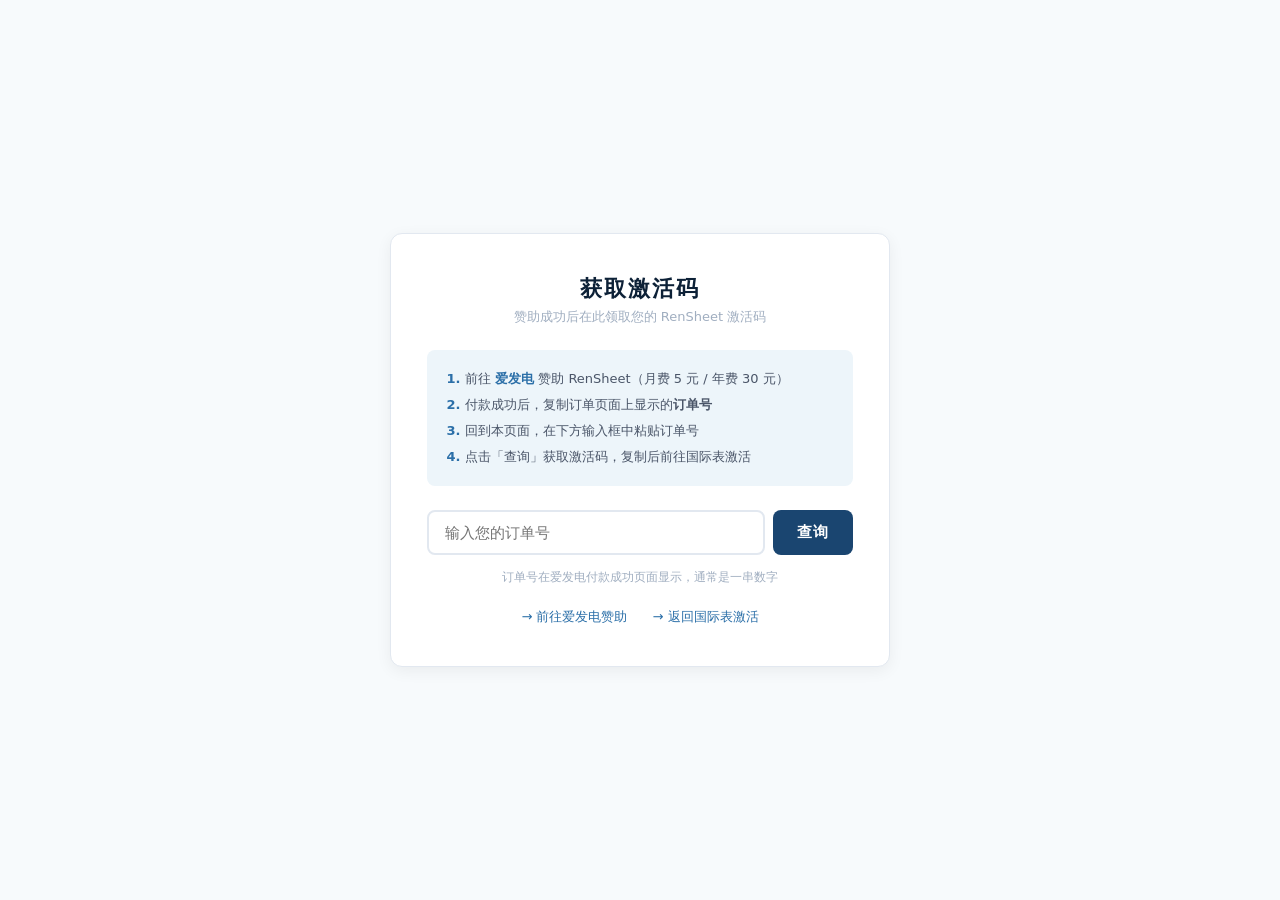
<file: get-code.html>
<!DOCTYPE html>
<html lang="zh-CN">
<head>
<meta charset="UTF-8">
<meta http-equiv="Content-Security-Policy" content="default-src 'self'; script-src 'self' 'unsafe-inline'; style-src 'self' 'unsafe-inline'; img-src 'self' data:; connect-src 'self' https://api.rensheet.top;">
<meta name="viewport" content="width=device-width, initial-scale=1.0">
<title>RenSheet — 获取激活码</title>
<style>
:root {
  --blue-900: #0D2137; --blue-700: #1A4570; --blue-500: #2B6FA8; --blue-300: #7BB3DD;
  --blue-100: #D6EAF5; --blue-50: #EDF5FA; --gray-700: #4A5568; --gray-400: #A0AEC0;
  --gray-200: #E2E8F0; --gray-100: #F7FAFC; --white: #FFFFFF; --radius: 8px;
  --font: 'Segoe UI','PingFang SC','Microsoft YaHei',system-ui,sans-serif;
}
* { margin:0; padding:0; box-sizing:border-box; }
body {
  font-family:var(--font); background:var(--gray-100); color:var(--gray-700);
  min-height:100vh; display:flex; align-items:center; justify-content:center;
}
.card {
  background:var(--white); border-radius:12px; padding:40px 36px;
  max-width:500px; width:90%; border:1px solid var(--gray-200);
  box-shadow:0 4px 16px rgba(0,0,0,0.06);
}
h2 { font-size:22px; font-weight:600; color:var(--blue-900); margin:0 0 4px; letter-spacing:2px; text-align:center; }
.subtitle { font-size:13px; color:var(--gray-400); margin:0 0 24px; text-align:center; }

.steps { background:var(--blue-50); border-radius:8px; padding:16px 20px; margin-bottom:24px; text-align:left; }
.steps ol { margin:0; padding:0 0 0 18px; font-size:13px; color:var(--gray-700); line-height:2; }
.steps ol li::marker { color:var(--blue-500); font-weight:600; }

.input-wrap { display:flex; gap:8px; margin-bottom:14px; }
.input-text { flex:1; padding:12px 16px; border:2px solid var(--gray-200); border-radius:8px; font-size:15px; outline:none; transition:border-color 0.25s; }
.input-text:focus { border-color:var(--blue-500); }
.btn { padding:12px 24px; border:none; border-radius:8px; font-size:15px; font-weight:600; cursor:pointer; letter-spacing:1px; transition:all 0.25s; background:var(--blue-700); color:#fff; white-space:nowrap; }
.btn:hover { background:var(--blue-500); }
.hint { font-size:12px; color:var(--gray-400); text-align:center; margin-bottom:0; }

.result { margin-top:14px; padding:16px; border-radius:8px; font-size:14px; display:none; text-align:center; }
.result.success { display:block; background:#C6F6D5; color:#276749; }
.result.error { display:block; background:#FED7D7; color:#C53030; }
.result code { display:block; font-size:18px; letter-spacing:2px; margin:10px 0; font-weight:700; background:rgba(255,255,255,0.5); padding:10px 14px; border-radius:4px; word-break:break-all; }
.result .meta { font-size:12px; color:var(--gray-700); margin-top:4px; }
.copy-btn { display:inline-block; margin-top:8px; padding:8px 20px; border:none; border-radius:6px; background:var(--blue-500); color:#fff; font-size:13px; font-weight:600; cursor:pointer; }
.copy-btn:hover { background:var(--blue-700); }

.links { margin-top:20px; text-align:center; }
.links a { display:inline-block; margin:0 10px; font-size:13px; color:var(--blue-500); text-decoration:none; }
.links a:hover { text-decoration:underline; }
</style>
</head>
<body>
<div class="card">
  <h2>获取激活码</h2>
  <p class="subtitle">赞助成功后在此领取您的 RenSheet 激活码</p>

  <div class="steps">
    <ol>
      <li>前往 <a href="https://www.ifdian.net/a/baiyanxi" target="_blank" style="color:var(--blue-500);font-weight:600;text-decoration:none;">爱发电</a> 赞助 RenSheet（月费 5 元 / 年费 30 元）</li>
      <li>付款成功后，复制订单页面上显示的<strong>订单号</strong></li>
      <li>回到本页面，在下方输入框中粘贴订单号</li>
      <li>点击「查询」获取激活码，复制后前往国际表激活</li>
    </ol>
  </div>

  <div class="input-wrap">
    <input type="text" id="order-input" class="input-text" placeholder="输入您的订单号" autocomplete="off">
    <button class="btn" id="query-btn" onclick="doQuery()">查询</button>
  </div>
  <p class="hint">订单号在爱发电付款成功页面显示，通常是一串数字</p>

  <div id="result" class="result"></div>

  <div class="links">
    <a href="https://www.ifdian.net/a/baiyanxi" target="_blank">→ 前往爱发电赞助</a>
    <a href="guoji.html">→ 返回国际表激活</a>
  </div>
</div>

<script>
var API = 'https://api.rensheet.top';

document.getElementById('order-input').addEventListener('keydown', function(e) {
  if (e.key === 'Enter') doQuery();
});

async function doQuery() {
  var q = document.getElementById('order-input').value.trim();
  var resultEl = document.getElementById('result');
  if (!q) { resultEl.className = 'result error'; resultEl.innerHTML = '请输入您的订单号'; return; }

  var btn = document.getElementById('query-btn');
  btn.textContent = '查询中...'; btn.disabled = true;

  try {
    var resp = await fetch(API + '/api/get-code?order=' + encodeURIComponent(q));
    var data = await resp.json();
    if (data.ok) {
      resultEl.className = 'result success';
      // Build result with DOM API for security (data.code must not touch innerHTML)
      resultEl.innerHTML = '';
      resultEl.appendChild(document.createTextNode('您的激活码：'));
      var codeEl = document.createElement('code');
      codeEl.textContent = data.code;
      resultEl.appendChild(codeEl);
      var copyBtn = document.createElement('button');
      copyBtn.className = 'copy-btn';
      copyBtn.textContent = '复制激活码';
      (function(c) { copyBtn.addEventListener('click', function() { copyCode(c); }); })(data.code);
      resultEl.appendChild(copyBtn);
      var meta1 = document.createElement('p');
      meta1.className = 'meta';
      meta1.textContent = (data.plan === 'monthly' ? '月费' : '年费')
        + ' · 有效期至 ' + new Date(data.expires_at).toLocaleString('zh-CN', { year:'numeric', month:'2-digit', day:'2-digit', hour:'2-digit', minute:'2-digit' });
      resultEl.appendChild(meta1);
      var meta2 = document.createElement('p');
      meta2.className = 'meta';
      meta2.style.marginTop = '4px';
      meta2.innerHTML = '请复制激活码，打开 <a href="guoji.html" style="color:#2B6FA8;">国际表</a> 页面粘贴激活';
      resultEl.appendChild(meta2);
    } else {
      resultEl.className = 'result error';
      resultEl.textContent = (data.message || '未找到激活码');
      var hint = document.createElement('span');
      hint.style.cssText = 'font-size:12px;display:block;margin-top:4px;';
      hint.textContent = '可能原因：付款尚未处理（请等待 1-2 分钟）、输入的订单号有误、或订单未成功。如持续无法获取，请联系客服。';
      resultEl.appendChild(hint);
    }
  } catch(e) {
    resultEl.className = 'result error';
    resultEl.innerHTML = '网络错误，请稍后重试';
  }
  btn.textContent = '查询'; btn.disabled = false;
}

function copyCode(code) {
  navigator.clipboard.writeText(code).then(function(){
    var btn = document.querySelector('.copy-btn');
    if (btn) { btn.textContent = '已复制!'; }
    setTimeout(function(){ if (btn) btn.textContent = '复制激活码'; }, 1500);
  });
}
</script>
</body>
</html>
</file>
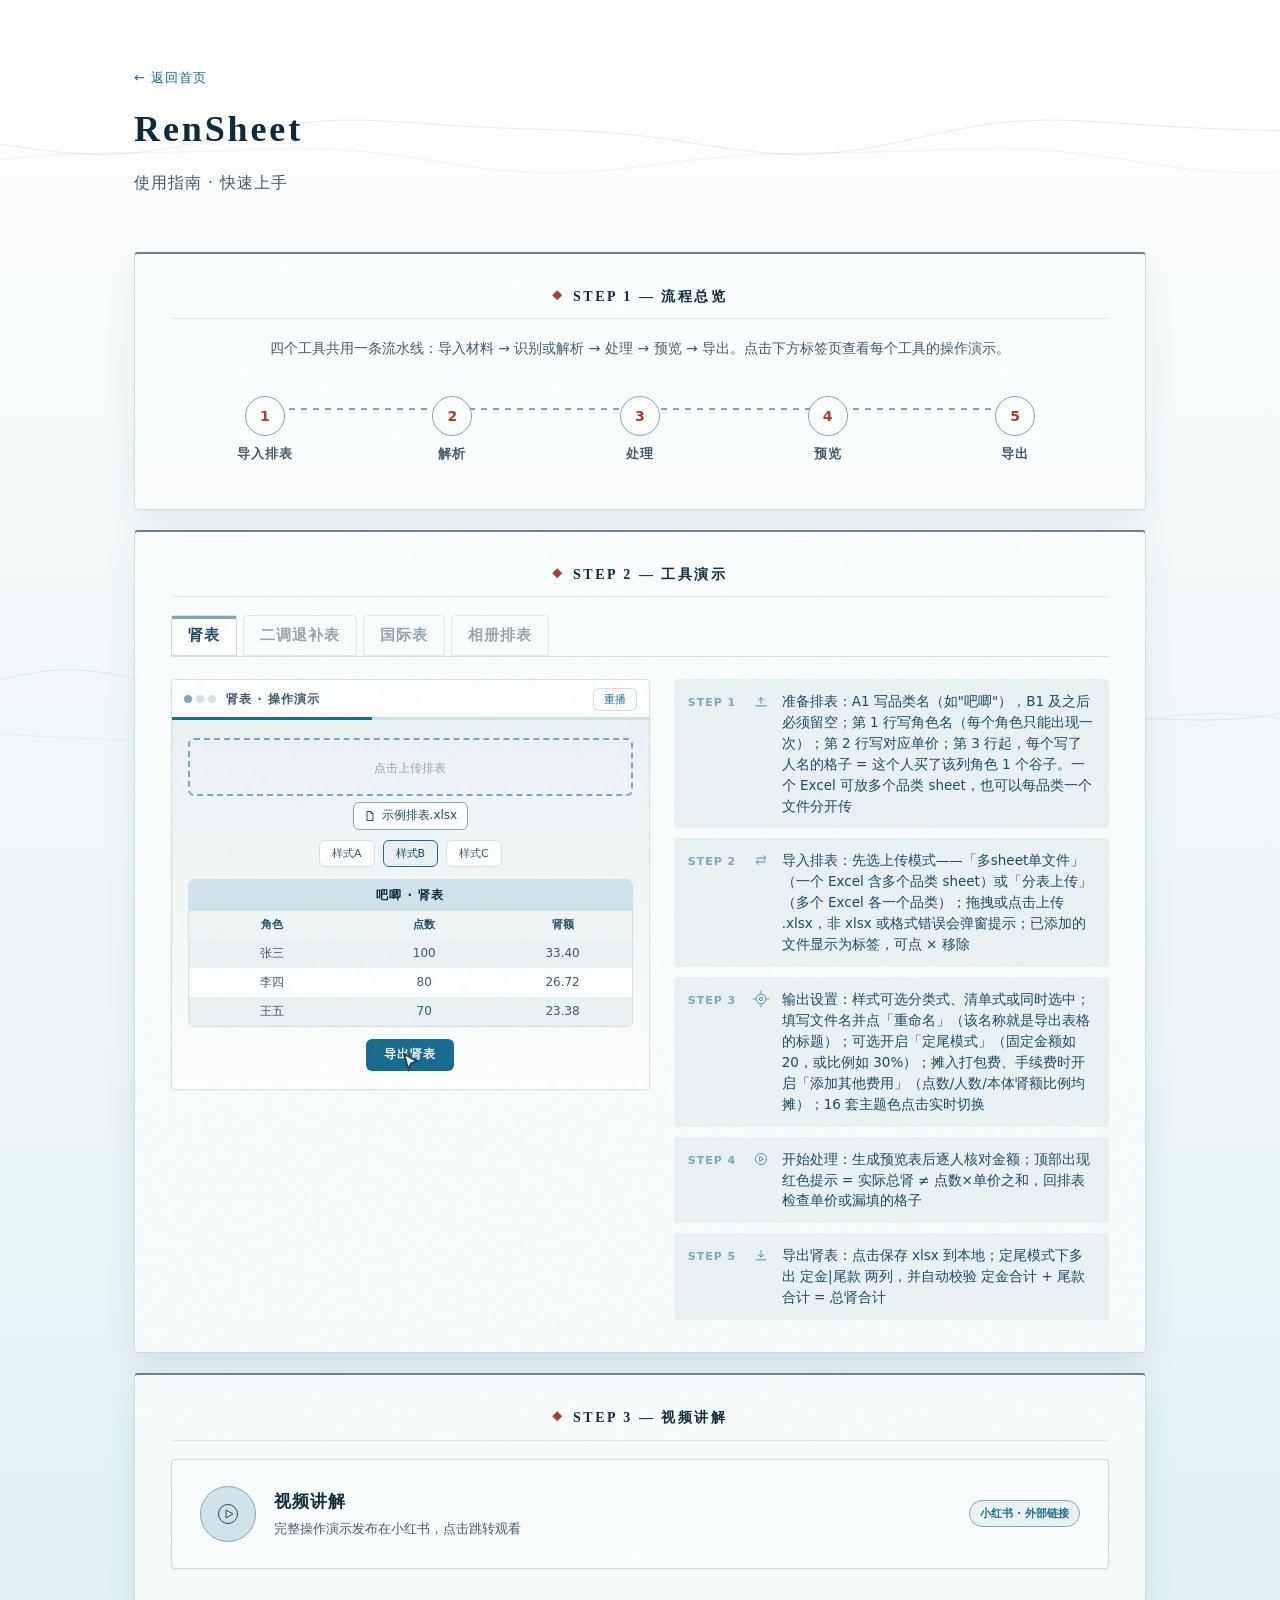
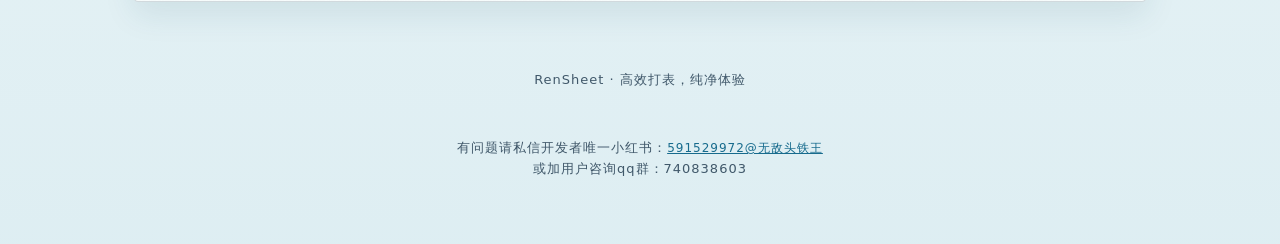
<file: guide.html>
<!DOCTYPE html>
<html lang="zh-CN">
<head>
<meta charset="UTF-8">
<meta http-equiv="Content-Security-Policy" content="default-src 'self'; script-src 'self' 'unsafe-inline'; style-src 'self' 'unsafe-inline'; img-src 'self' data:; connect-src 'none';">
<meta name="viewport" content="width=device-width, initial-scale=1.0">
<title>RenSheet — 使用指南</title>
<link rel="icon" type="image/png" sizes="32x32" href="images/favicon-32.png">
<link rel="icon" type="image/png" sizes="48x48" href="images/favicon-48.png">
<link rel="apple-touch-icon" href="images/apple-touch-icon.png">
<!-- 本页为纯展示页，无需 xlsx/exceljs；若未来加入解析功能需补充 lib 脚本引用 -->
<style>
:root {
  --blue-900: #0D2137;
  --blue-700: #1A4570;
  --blue-500: #2B6FA8;
  --blue-300: #7BB3DD;
  --blue-100: #D6EAF5;
  --blue-50: #EDF5FA;
  --water: #B8D8E3;
  --gray-700: #4A5568;
  --gray-400: #A0AEC0;
  --gray-200: #E2E8F0;
  --gray-100: #F7FAFC;
  --white: #FFFFFF;
  --radius: 8px;
  --red-muted: #C0564A; /* 红补单元格专用低饱和砖红 */
  --font: 'Segoe UI', 'PingFang SC', 'Microsoft YaHei', system-ui, sans-serif;
  --ease-out: cubic-bezier(.23, 1, .32, 1);
  --ease-in-out: cubic-bezier(.77, 0, .175, 1);
  --dur-1: 150ms;
  --dur-2: 220ms;
  --dur-3: 320ms;
}

* { margin:0; padding:0; box-sizing:border-box; }

body {
  font-family: var(--font);
  background: var(--gray-100);
  color: var(--gray-700);
  line-height: 1.6;
  display: flex;
  align-items: center;
  justify-content: center;
  min-height: 100vh;
  -webkit-font-smoothing: antialiased;
}

.container {
  max-width: 1060px;
  width: 100%;
  margin: 0 auto;
  padding: 64px 24px;
}

/* Header（与工具页同款） */
.header { padding: 0 0 56px; }
.header a {
  display: inline-block;
  margin-bottom: 12px;
  font-size: 13px;
  color: var(--blue-500);
  text-decoration: none;
  letter-spacing: 1px;
  transition: color 0.15s;
}
.header a:hover { color: var(--blue-700); }
.header h1 {
  font-size: 36px;
  font-weight: 300;
  color: var(--blue-900);
  letter-spacing: 4px;
}
.header .intro {
  margin-top: 12px;
  font-size: 16px;
  color: var(--blue-700);
  font-weight: 500;
  letter-spacing: 1px;
}

/* Card（与工具页同款） */
.card {
  background: var(--white);
  border-radius: var(--radius);
  padding: 32px 36px;
  margin-bottom: 20px;
  border: 1px solid var(--gray-200);
  box-shadow: 0 1px 3px rgba(0,0,0,0.04);
  text-align: center;
}
.card-title {
  font-size: 14px;
  font-weight: 600;
  color: var(--blue-700);
  text-transform: uppercase;
  letter-spacing: 2px;
  margin-bottom: 18px;
}

/* ============ STEP 1 流程总览 ============ */
.guide-flow { position: relative; padding: 8px 0 12px; }
.flow-track {
  position: absolute;
  top: 20px;
  left: 10%;
  right: 10%;
  height: 2px;
  background: repeating-linear-gradient(90deg, var(--blue-300) 0 6px, transparent 6px 12px);
}
.flow-dot {
  position: absolute;
  top: -3px;
  left: 0;
  width: 8px;
  height: 8px;
  border-radius: 50%;
  background: var(--blue-500);
  animation: flowDotX 5s linear infinite;
}
.flow-list {
  display: grid;
  grid-template-columns: repeat(5, 1fr);
  list-style: none;
  position: relative;
}
.flow-node { display: flex; flex-direction: column; align-items: center; gap: 8px; }
.node-dot {
  position: relative;
  width: 40px;
  height: 40px;
  border-radius: 50%;
  background: var(--white);
  border: 1px solid var(--blue-300);
  color: var(--blue-900);
  display: flex;
  align-items: center;
  justify-content: center;
  animation: flowStep 5s linear infinite;
  animation-delay: calc(var(--i) * 1s); /* 正延迟：节点按 --i 顺序从左往右依次点亮 */
}
.node-num {
  font-size: 14px;
  font-weight: 600;
  animation: flowStepChild 5s linear infinite;
  animation-delay: calc(var(--i) * 1s);
}
.node-check {
  position: absolute;
  width: 18px;
  height: 18px;
  opacity: 0;
  animation: flowStepChild 5s linear infinite;
  animation-delay: calc(var(--i) * 1s);
}
.node-label { font-size: 13px; font-weight: 600; color: var(--gray-700); letter-spacing: 1px; }

@keyframes flowStep {
  0%, 2%   { background: var(--white);  border-color: var(--blue-300); box-shadow: none; }
  4%       { background: var(--blue-500); border-color: var(--blue-500); color: var(--white);
             box-shadow: 0 0 0 6px rgba(43,111,168,0.12); }
  20%      { background: var(--blue-50); border-color: var(--blue-300); box-shadow: none; }
  100%     { background: var(--blue-50); border-color: var(--blue-300); box-shadow: none; }
}
@keyframes flowStepChild {
  0%, 19.5% { opacity: 1; }
  20%, 100% { opacity: 0; }
}
@keyframes flowDotX { from { left: 0; } to { left: 100%; } }
@keyframes flowDotY { from { top: 0; } to { top: 100%; } }

/* ============ STEP 2 工具演示 ============ */
.guide-tabs { display: flex; gap: 6px; border-bottom: 1px solid var(--gray-200); margin-bottom: 22px; }
.guide-tab {
  flex: 0 0 auto;
  position: relative;
  background: transparent;
  border: none;
  padding: 10px 16px;
  font-family: var(--font);
  font-size: 15px;
  font-weight: 600;
  color: var(--gray-400);
  letter-spacing: 1px;
  cursor: pointer;
  border-radius: var(--radius) var(--radius) 0 0;
  transition: color var(--dur-2) var(--ease-out), background var(--dur-2) var(--ease-out);
}
.guide-tab::before {
  content: '';
  position: absolute;
  top: 0; left: 0; right: 0;
  height: 3px;
  background: var(--blue-300);
  opacity: 0;
  transition: opacity 0.25s ease;
}
.guide-tab:hover { color: var(--blue-500); background: var(--blue-50); }
.guide-tab.active { color: var(--blue-700); background: var(--white); }
.guide-tab.active::before { opacity: 1; }
.guide-tab:focus-visible { outline: 2px solid var(--blue-300); outline-offset: 2px; }

.guide-panel { display: grid; grid-template-columns: 1.1fr 1fr; gap: 24px; align-items: start; text-align: left; }
.guide-panel[hidden] { display: none; }
.guide-panel:not([hidden]) { animation: panelIn 0.3s var(--ease-out); }
@keyframes panelIn { from { opacity: 0; transform: translateY(6px); } to { opacity: 1; transform: none; } }

/* 动画舞台（迷你模拟界面） */
.guide-stage {
  background: var(--white);
  border: 1px solid var(--gray-200);
  border-radius: var(--radius);
  box-shadow: 0 1px 3px rgba(0,0,0,0.04);
  overflow: hidden;
}
.stage-bar {
  position: relative;
  display: flex;
  align-items: center;
  gap: 10px;
  background: var(--white);
  border-bottom: 1px solid var(--gray-200);
  padding: 8px 12px;
}
.stage-dots { display: flex; gap: 4px; }
.stage-dots i { width: 8px; height: 8px; border-radius: 50%; background: var(--gray-200); }
.stage-dots i:first-child { background: var(--blue-300); }
.stage-title { font-size: 12px; color: var(--gray-700); font-weight: 600; letter-spacing: 1px; }
.stage-replay {
  margin-left: auto;
  font-family: var(--font);
  font-size: 11px;
  color: var(--blue-500);
  background: var(--white);
  border: 1px solid var(--blue-300);
  border-radius: 6px;
  padding: 3px 10px;
  cursor: pointer;
  transition: background var(--dur-1) var(--ease-out), color var(--dur-1) var(--ease-out), border-color var(--dur-1) var(--ease-out);
}
.stage-replay:hover { background: var(--blue-50); color: var(--blue-700); }
.stage-progress { position: absolute; left: 0; right: 0; bottom: -1px; height: 3px; background: var(--blue-100); }
.stage-progress i { display: block; height: 100%; width: 0; background: var(--blue-500); transition: width 0.3s linear; }

.stage-body {
  position: relative;
  min-height: 300px;
  padding: 18px 16px;
  background: linear-gradient(180deg, var(--blue-50), var(--white));
  display: flex;
  flex-direction: column;
}

/* 迷你界面元件 */
.m-drop { border: 2px dashed var(--blue-300); border-radius: 6px; padding: 14px; text-align: center; }
.m-drop-text { font-size: 12px; color: var(--gray-400); font-weight: 500; }
.m-drop.flash, .m-btn.flash { animation: flashPulse 0.8s ease-out; }
@keyframes flashPulse {
  0%   { box-shadow: 0 0 0 0 rgba(43,111,168,0.35); border-color: var(--blue-500); }
  100% { box-shadow: 0 0 0 10px rgba(43,111,168,0); }
}

.m-chip-row { display: flex; justify-content: center; gap: 8px; height: 34px; padding-top: 6px; }
.m-chip {
  display: inline-flex;
  align-items: center;
  gap: 6px;
  background: var(--white);
  border: 1px solid var(--blue-300);
  border-radius: 6px;
  padding: 4px 10px;
  font-size: 12px;
  color: var(--blue-700);
  font-weight: 500;
  transition: opacity 0.35s ease, transform 0.35s ease;
}
.chip-ic { width: 12px; height: 12px; flex-shrink: 0; }

.m-styles { display: flex; justify-content: center; gap: 8px; margin-top: 10px; }
.m-style {
  font-size: 11px;
  color: var(--gray-700);
  background: var(--white);
  border: 1px solid var(--gray-200);
  border-radius: 6px;
  padding: 4px 12px;
  transition: border-color var(--dur-1) var(--ease-out), color var(--dur-1) var(--ease-out), background var(--dur-1) var(--ease-out);
}
.m-style.sel { border-color: var(--blue-500); color: var(--blue-700); background: var(--blue-50); }

.m-table {
  margin-top: 12px;
  background: var(--white);
  border: 1px solid var(--gray-200);
  border-radius: 6px;
  overflow: hidden;
}
.m-table-title {
  font-size: 12px;
  font-weight: 600;
  color: var(--blue-900);
  background: var(--blue-100);
  padding: 6px 10px;
  text-align: center;
  letter-spacing: 1px;
  transition: opacity 0.35s ease, transform 0.35s ease;
}
.m-thead, .m-trow { display: grid; grid-template-columns: 1.2fr 1fr 1fr; }
.m-thead { background: var(--blue-50); transition: opacity 0.35s ease, transform 0.35s ease; }
.m-th { font-size: 11px; color: var(--blue-700); font-weight: 600; padding: 5px 10px; text-align: center; }
.m-trow { transition: opacity 0.35s ease, transform 0.35s ease; }
.m-td { font-size: 12px; color: var(--gray-700); padding: 5px 10px; text-align: center; }
.m-zebra { background: var(--blue-50); }

.m-btn {
  align-self: center;
  margin-top: 12px;
  background: var(--blue-500);
  color: var(--white);
  font-size: 12px;
  font-weight: 600;
  padding: 6px 18px;
  border-radius: 6px;
  letter-spacing: 1px;
}

.m-toast {
  position: absolute;
  right: 12px;
  bottom: 12px;
  background: var(--blue-700);
  color: var(--white);
  font-size: 11px;
  padding: 6px 14px;
  border-radius: 999px;
  opacity: 0;
  transform: translateY(8px);
  transition: opacity 0.3s ease, transform 0.3s ease;
  pointer-events: none;
  z-index: 6;
}
.m-toast.show { opacity: 1; transform: translateY(-2px); }

/* ratiofix 专用元件：调价配平器迷你演示 */
.m-heat { display: flex; justify-content: center; gap: 8px; margin-top: 12px; transition: opacity 0.35s ease, transform 0.35s ease; }
.m-heat-chip {
  display: flex;
  flex-direction: column;
  align-items: center;
  gap: 2px;
  background: var(--white);
  border: 1px solid var(--gray-200);
  border-radius: 6px;
  padding: 4px 10px;
  transition: border-color 0.25s ease;
}
.m-heat-chip.ok { border-color: var(--blue-300); }
.m-heat-chip.missing { background: #FFF8E1; border-color: #F0C040; }
.m-heat-name { font-size: 10.5px; color: var(--gray-700); font-weight: 600; }
.m-heat-status { font-size: 9px; color: var(--gray-400); }
.m-heat-chip.missing .m-heat-status { color: #8A5A00; }
.m-heat-confirm {
  align-self: center;
  margin-top: 8px;
  font-size: 11px;
  color: var(--blue-500);
  background: var(--white);
  border: 1px solid var(--blue-300);
  border-radius: 6px;
  padding: 3px 12px;
}
.m-btable {
  margin-top: 12px;
  background: var(--white);
  border: 1px solid var(--gray-200);
  border-radius: 6px;
  overflow: hidden;
  transition: opacity 0.35s ease, transform 0.35s ease;
}
.m-bthead, .m-btrow { display: grid; grid-template-columns: 56px 1fr 1fr 1fr; }
.m-bthead { background: var(--blue-50); }
.m-bth { font-size: 10px; color: var(--blue-700); font-weight: 600; padding: 4px; text-align: center; }
.m-btlabel { font-size: 10px; color: var(--blue-700); font-weight: 600; padding: 4px; text-align: center; background: var(--blue-50); }
.m-btd { font-size: 10.5px; color: var(--gray-700); padding: 4px; text-align: center; }
.m-btrow:nth-child(even) .m-btd { background: var(--blue-50); }
.m-pchg.up { color: var(--red-muted); font-weight: 700; }
.m-pchg.down { color: var(--blue-500); font-weight: 700; }
.m-adj {
  display: inline-block;
  width: 52px;
  background: var(--white);
  border: 1px solid var(--gray-200);
  border-radius: 4px;
  padding: 1px 2px;
  font-size: 10.5px;
  color: var(--blue-900);
  font-weight: 700;
  text-align: center;
}
.m-nprice { font-size: 10.5px; color: var(--blue-700); font-weight: 700; }
.m-balance-line {
  align-self: center;
  margin-top: 10px;
  font-size: 11.5px;
  color: var(--gray-700);
  font-weight: 600;
}
.m-balance-line .bal-val { color: var(--blue-900); font-weight: 700; }
.m-balance-line .st-off { color: var(--red-muted); }
.m-balance-line .st-on { display: none; color: #276749; }
.m-balance-line.balanced .st-off { display: none; }
.m-balance-line.balanced .st-on { display: inline; }
.m-abtn {
  align-self: center;
  margin-top: 10px;
  background: var(--blue-700);
  color: var(--white);
  font-size: 11.5px;
  font-weight: 600;
  padding: 5px 16px;
  border-radius: 6px;
  letter-spacing: 1px;
}
.m-report {
  margin-top: 8px;
  background: #F0FFF4;
  border: 1px solid #9AE6B4;
  border-radius: 6px;
  padding: 6px 10px;
  font-size: 10px;
  color: #276749;
  line-height: 1.5;
  text-align: left;
  transition: opacity 0.35s ease, transform 0.35s ease;
}

/* 双屏切换：第一屏=配平器，第二屏=最终退补表（绝对覆盖淡入） */
.m-screen { transition: opacity 0.45s ease; }
.m-screen.off { opacity: 0; pointer-events: none; }
.m-screen-final {
  position: absolute;
  top: 0; left: 0; right: 0; bottom: 0;
  z-index: 2;
  background: linear-gradient(180deg, var(--blue-50), var(--white));
  padding: 18px 16px;
  display: flex;
  flex-direction: column;
  pointer-events: none;
  transition: opacity 0.45s ease;
}
html.guide-anim .m-screen-final { opacity: 0; }
html.guide-anim .m-screen-final.in { opacity: 1; pointer-events: auto; }
.m-final-title {
  font-size: 12px;
  font-weight: 600;
  color: var(--blue-900);
  background: var(--blue-100);
  border-radius: 6px 6px 0 0;
  padding: 6px 10px;
  text-align: center;
  letter-spacing: 1px;
  transition: opacity 0.35s ease, transform 0.35s ease;
}
.m-ftable { background: var(--white); border: 1px solid var(--gray-200); border-top: none; border-radius: 0 0 6px 6px; overflow: hidden; }
.m-frow { display: grid; grid-template-columns: 1fr 1fr 1fr 1fr; transition: opacity 0.35s ease, transform 0.35s ease; }
.m-fth { font-size: 10.5px; color: var(--blue-700); font-weight: 600; padding: 4px; text-align: center; }
.m-frow.m-fhead .m-fth { background: var(--blue-50); }
.m-ftd { font-size: 11px; color: var(--gray-700); padding: 4px; text-align: center; }
.m-frow.m-fz .m-ftd { background: var(--blue-50); }
.m-fref { font-size: 11px; font-weight: 700; padding: 4px; text-align: center; }
.m-fref.pos { color: var(--red-muted); background: rgba(192,86,74,0.08); }
.m-fref.neg { color: var(--blue-500); background: rgba(43,111,168,0.08); }
.m-fref.zero { color: var(--gray-400); }

/* guoji 专用元件 */
.m-modes { display: flex; gap: 8px; }
.m-mode {
  flex: 1;
  display: flex;
  flex-direction: column;
  align-items: center;
  gap: 2px;
  background: var(--white);
  border: 1px solid var(--gray-200);
  border-radius: 6px;
  padding: 6px 4px;
  transition: border-color var(--dur-1) var(--ease-out), box-shadow var(--dur-1) var(--ease-out);
}
.m-mode.sel { border-color: var(--blue-500); box-shadow: 0 0 0 3px rgba(43,111,168,0.10); }
.m-mode-name { font-size: 11px; font-weight: 700; color: var(--blue-900); }
.m-mode.sel .m-mode-name { color: var(--blue-700); }
.m-mode-desc { font-size: 9px; color: var(--gray-400); }
.m-mode-note {
  margin-top: 6px;
  font-size: 10px;
  color: var(--blue-700);
  background: var(--blue-50);
  border-radius: 6px;
  padding: 4px 8px;
  transition: opacity 0.35s ease, transform 0.35s ease;
}
.m-inputs { display: flex; gap: 10px; margin-top: 10px; }
.m-input { flex: 1; background: var(--white); border: 1px solid var(--gray-200); border-radius: 6px; padding: 6px 10px; }
.m-label { display: block; font-size: 10px; color: var(--gray-400); }
.m-val { font-size: 13px; font-weight: 700; color: var(--blue-900); }
.m-rate { margin-top: 8px; font-size: 12px; color: var(--gray-700); font-weight: 500; transition: opacity 0.35s ease, transform 0.35s ease; }
.m-rate b { color: var(--blue-900); font-weight: 700; }
.m-cn {
  margin-top: 8px;
  background: var(--white);
  border: 1px dashed var(--blue-300);
  border-radius: 6px;
  padding: 5px 10px;
  font-size: 11.5px;
  color: var(--gray-700);
  transition: opacity 0.35s ease, transform 0.35s ease;
}
.m-theme { margin-top: 10px; display: flex; justify-content: center; gap: 8px; }
.m-theme-item { width: 14px; height: 14px; border-radius: 4px; border: 1px solid var(--gray-200); transition: border-color var(--dur-1) var(--ease-out); }
.m-theme-item.sel { outline: 2px solid var(--blue-500); outline-offset: 1px; }
.m-filename { margin-top: 8px; text-align: center; font-size: 11.5px; color: var(--blue-700); font-weight: 600; transition: opacity 0.35s ease, transform 0.35s ease; }

/* 国际表新增元件：克重方式 / 角色克重表 / 报错条 / 统计 / 参数行 / 预览表 / 拖拽 */
.m-wmode { display: flex; justify-content: center; gap: 6px; margin-top: 10px; }
.m-wmode-opt {
  font-size: 10.5px; font-weight: 600; color: var(--gray-400);
  background: var(--white); border: 1px solid var(--gray-200); border-radius: 999px; padding: 3px 10px;
  transition: color 0.25s ease, border-color 0.25s ease, box-shadow 0.25s ease;
}
.m-wmode-opt.sel { color: var(--blue-700); border-color: var(--blue-500); box-shadow: 0 0 0 3px rgba(43,111,168,0.10); }
.m-cwtable { margin-top: 8px; background: var(--white); border: 1px solid var(--gray-200); border-radius: 6px; overflow: hidden; }
.m-cwrow { display: grid; grid-template-columns: 1.5fr .8fr 1fr 1fr; transition: opacity 0.3s ease, transform 0.3s ease; }
.m-cwh { font-size: 10px; font-weight: 600; color: var(--blue-700); background: var(--blue-50); padding: 4px; text-align: center; }
.m-cwd { font-size: 10.5px; color: var(--gray-700); padding: 4px; text-align: center; transition: background 0.25s ease, color 0.25s ease; }
.m-cwrow.miss .m-cwd { background: #FEF2F2; color: var(--red-muted); }
.m-cw-foot { margin-top: 6px; text-align: center; font-size: 10.5px; color: var(--blue-700); font-weight: 600; transition: opacity 0.35s ease, transform 0.35s ease; }
.m-errbanner {
  margin-top: 8px; background: #FEF2F2; border: 1px solid #F3BDB6; border-radius: 6px;
  padding: 6px 10px; font-size: 10.5px; font-weight: 600; color: #B03A2E; line-height: 1.5;
  transition: opacity 0.35s ease, transform 0.35s ease;
}
.m-errnote { display: block; margin-top: 2px; font-size: 9.5px; font-weight: 500; color: var(--gray-400); }
.m-stats { display: flex; flex-wrap: wrap; justify-content: center; gap: 6px; margin-top: 8px; }
.m-stat { background: var(--white); border: 1px solid var(--gray-200); border-radius: 6px; padding: 3px 8px; font-size: 10px; color: var(--gray-700); }
.m-stat b { color: var(--blue-900); font-weight: 700; }
.m-stat.ok { border-color: #A7D3BC; color: #276749; }
.m-stat.ok b { color: #276749; }
.m-params { display: flex; flex-wrap: wrap; justify-content: center; align-items: center; gap: 6px; margin-top: 8px; }
.m-param { background: var(--white); border: 1px solid var(--gray-200); border-radius: 6px; padding: 4px 8px; font-size: 10px; color: var(--gray-700); }
.m-param .req { color: #C53030; font-weight: 700; }
.m-parsebtn { font-size: 10px; font-weight: 600; color: var(--blue-700); background: var(--blue-50); border: 1px solid var(--blue-300); border-radius: 6px; padding: 4px 9px; }
.m-parsebtn.flash { animation: flashPulse 0.8s ease-out; }
.m-ptable { margin-top: 8px; }
.m-ptable .m-frow { grid-template-columns: 1.15fr 1fr 1fr 1fr 1fr; }
.m-pnote { margin-top: 6px; text-align: center; font-size: 10px; color: var(--gray-400); }
.m-drag-hint { font-size: 9px; color: var(--blue-500); font-weight: 600; letter-spacing: .5px; }
.m-heat-chip { transition: transform 0.28s ease, box-shadow 0.28s ease, border-color 0.3s ease, opacity 0.35s ease; }
.m-heat-chip.drag { z-index: 3; transform: scale(1.05); box-shadow: 0 6px 14px rgba(15,74,96,.18); border-color: var(--blue-500); }
.m-bmode { display: flex; justify-content: center; align-items: center; gap: 6px; margin-top: 10px; }
.m-bmode-label { font-size: 10px; color: var(--gray-400); }
.m-bmode-opt {
  font-size: 10.5px; font-weight: 600; color: var(--gray-400);
  background: var(--white); border: 1px solid var(--gray-200); border-radius: 6px; padding: 3px 9px;
  transition: color 0.25s ease, border-color 0.25s ease, box-shadow 0.25s ease;
}
.m-bmode-opt.sel { color: var(--blue-700); border-color: var(--blue-500); box-shadow: 0 0 0 3px rgba(43,111,168,0.10); }
.m-bhint { margin-top: 6px; text-align: center; font-size: 10px; color: var(--gray-700); line-height: 1.5; }
.m-s3hint {
  margin-top: 8px; background: var(--blue-50); border: 1px solid var(--blue-100); border-radius: 6px;
  padding: 5px 9px; font-size: 10px; color: var(--blue-700); font-weight: 500; line-height: 1.5;
}
.m-s3table { margin-top: 8px; background: var(--white); border: 1px solid var(--gray-200); border-radius: 6px; overflow: hidden; }
.m-s3row { display: grid; grid-template-columns: .6fr 1fr 1fr 1fr; transition: opacity 0.3s ease, transform 0.3s ease; }
.m-s3h { font-size: 10px; font-weight: 600; color: var(--blue-700); background: var(--blue-50); padding: 4px; text-align: center; }
.m-s3d { font-size: 10.5px; color: var(--gray-700); padding: 4px; text-align: center; transition: background 0.25s ease, color 0.25s ease; }
.m-s3d.num { color: var(--gray-400); font-variant-numeric: tabular-nums; }
.m-s3d.editing { background: var(--white); box-shadow: inset 0 0 0 2px var(--blue-500); color: var(--blue-900); font-weight: 600; }
.m-s3d.edited { background: rgba(43,111,168,0.12); color: var(--blue-900); font-weight: 700; }
.m-s3ok {
  margin-top: 8px; background: #F0FBF5; border: 1px solid #A7D3BC; border-radius: 6px;
  padding: 5px 9px; font-size: 10.5px; color: #276749; font-weight: 600; text-align: center;
}
.m-s3check { display: flex; justify-content: center; align-items: center; gap: 6px; margin-top: 8px; font-size: 10.5px; color: var(--gray-700); }
.m-s3box { width: 13px; height: 13px; border: 1.5px solid var(--blue-300); border-radius: 3px; display: inline-block; transition: background var(--dur-1) var(--ease-out), border-color var(--dur-1) var(--ease-out); }
.m-s3box.sel { background: var(--blue-500); border-color: var(--blue-500); box-shadow: inset 0 0 0 2px var(--white); }

/* 假光标 */
.m-cursor {
  position: absolute;
  top: 0; left: 0;
  width: 22px;
  height: 22px;
  color: var(--blue-700);
  z-index: 5;
  pointer-events: none;
  transition: transform 0.55s cubic-bezier(0.4, 0, 0.2, 1);
}
.m-cursor svg { width: 22px; height: 22px; display: block; fill: var(--white); stroke: currentColor; transition: transform 0.15s ease; }
.m-cursor.click svg { transform: scale(0.8); }
.m-ring {
  position: absolute;
  left: 16px; top: 18px;
  width: 12px; height: 12px;
  margin-left: -6px; margin-top: -6px;
  border-radius: 50%;
  border: 2px solid var(--blue-500);
  opacity: 0;
  pointer-events: none;
}
.m-cursor.click .m-ring { animation: ringPing 0.6s ease-out; }
@keyframes ringPing {
  from { transform: scale(0.3); opacity: 0.9; }
  to   { transform: scale(2); opacity: 0; }
}

/* 动画初始隐藏态：仅在 html.guide-anim 下生效（无 JS / reduced-motion 时为静态完成态快照） */
html.guide-anim .m-chip,
html.guide-anim .m-table-title,
html.guide-anim .m-thead,
html.guide-anim .m-trow,
html.guide-anim .m-heat,
html.guide-anim .m-btable,
html.guide-anim .m-report,
html.guide-anim .m-final-title,
html.guide-anim .m-frow,
html.guide-anim .m-mode-note,
html.guide-anim .m-rate,
html.guide-anim .m-cn,
html.guide-anim .m-filename,
html.guide-anim .m-errbanner,
html.guide-anim .m-cwrow,
html.guide-anim .m-cw-foot,
html.guide-anim .m-stats,
html.guide-anim .m-params,
html.guide-anim .m-pnote,
html.guide-anim .m-bmode,
html.guide-anim .m-bhint,
html.guide-anim .m-s3hint,
html.guide-anim .m-s3row,
html.guide-anim .m-s3ok,
html.guide-anim .m-s3check { opacity: 0; transform: translateY(8px); }
html.guide-anim .in { opacity: 1; transform: none; }
html.guide-anim .m-toast.show { opacity: 1; transform: translateY(-2px); }
/* 三屏叠加：Step 3 覆盖第一屏，最终表再覆盖 Step 3 */
.m-screen-step3 { z-index: 2; }
.m-screen-final2 { z-index: 3; }

/* 图文步骤列表 */
.guide-steps { display: flex; flex-direction: column; gap: 10px; list-style: none; }
.guide-step {
  display: flex;
  align-items: flex-start;
  gap: 12px;
  padding: 12px 14px;
  background: var(--blue-50);
  border-radius: var(--radius);
}
.step-num { flex-shrink: 0; width: 52px; font-size: 11px; font-weight: 700; color: var(--blue-300); letter-spacing: 1px; padding-top: 3px; }
.step-icon { flex-shrink: 0; width: 18px; height: 18px; color: var(--blue-500); margin-top: 1px; }
.step-text { font-size: 13.5px; color: var(--blue-700); font-weight: 500; line-height: 1.55; }
.guide-note {
  display: flex;
  align-items: flex-start;
  gap: 8px;
  margin-top: 10px;
  padding: 10px 14px;
  background: var(--white);
  border: 1px dashed var(--blue-300);
  border-radius: var(--radius);
  font-size: 12.5px;
  color: var(--gray-700);
  line-height: 1.55;
}
.guide-note svg { flex-shrink: 0; width: 15px; height: 15px; color: var(--blue-500); margin-top: 2px; }

/* ============ STEP 3 视频讲解卡 ============ */
.guide-video-card {
  display: flex;
  align-items: center;
  gap: 18px;
  padding: 26px 28px;
  background: var(--white);
  border: 1px solid var(--gray-200);
  border-radius: var(--radius);
  box-shadow: 0 1px 3px rgba(0,0,0,0.04);
  text-decoration: none;
  color: var(--gray-700);
  transition: border-color var(--dur-2) var(--ease-out), box-shadow var(--dur-2) var(--ease-out), transform var(--dur-2) var(--ease-out);
  position: relative;
  overflow: hidden;
  text-align: left;
}
.guide-video-card::before {
  content: '';
  position: absolute;
  top: 0; left: 0; right: 0;
  height: 3px;
  background: var(--blue-300);
  opacity: 0;
  transition: opacity 0.25s ease;
}
.guide-video-card:hover {
  border-color: var(--blue-300);
  box-shadow: 0 4px 16px rgba(26,69,112,0.10);
  transform: translateY(-2px);
}
.guide-video-card:hover::before { opacity: 1; }
.video-icon-wrap {
  width: 56px; height: 56px;
  border-radius: 50%;
  background: var(--blue-100);
  border: 1px solid var(--blue-300);
  display: flex;
  align-items: center;
  justify-content: center;
  flex-shrink: 0;
}
.video-icon { width: 26px; height: 26px; color: var(--blue-700); }
.video-text { display: flex; flex-direction: column; gap: 4px; }
.video-title { font-size: 17px; font-weight: 600; color: var(--blue-900); letter-spacing: 1px; }
.video-desc { font-size: 13px; color: var(--gray-700); font-weight: 500; }
.video-tag {
  margin-left: auto;
  font-size: 11px;
  color: var(--blue-500);
  background: var(--blue-50);
  border: 1px solid var(--blue-300);
  padding: 4px 10px;
  border-radius: 999px;
  font-weight: 600;
  white-space: nowrap;
}

/* Footer */
.footer {
  text-align: center;
  font-size: 13px;
  font-weight: 500;
  color: var(--gray-700);
  letter-spacing: 1px;
  padding-top: 48px;
}
.contact-link { font-size: 12px; color: var(--blue-500); font-weight: 500; }
.contact-link:hover { color: var(--gold-300, var(--blue-700)); }

/* ============ 响应式 ============ */
@media (max-width: 768px) {
  .container { padding: 40px 20px; }
  .header { padding: 0 0 40px; }
  .header h1 { font-size: 28px; }
  .card { padding: 24px 18px; }
  /* 流程转纵向 */
  .flow-list { grid-template-columns: 1fr; gap: 18px; }
  .flow-track {
    top: 12px; bottom: 12px;
    left: 20px; right: auto;
    width: 2px; height: auto;
    background: repeating-linear-gradient(180deg, var(--blue-300) 0 6px, transparent 6px 12px);
  }
  .flow-dot { top: 0; left: -3px; animation: flowDotY 5s linear infinite; }
  .flow-node { flex-direction: row; gap: 12px; justify-content: flex-start; }
  /* 面板单列：stage 在上、步骤在下 */
  .guide-panel { grid-template-columns: 1fr; }
  .guide-tabs { gap: 0; }
  .guide-tab { flex: 1; justify-content: center; font-size: 13.5px; padding: 10px 4px; }
  .guide-video-card { padding: 20px; }
  .video-tag { display: none; }
  .stage-body { min-height: 260px; }
}

/* 减少动态效果：只冻结页面上方的数据流装饰动画；STEP 2 的工具演示是本页核心内容，
   照常播放（用户由 tab / 重播按钮主动触发），因此不再隐藏假光标与重播按钮 */
/* Card entrance stagger */
.container > .card { animation: cardIn 0.5s var(--ease-out) both; }
.container > .card:nth-child(2) { animation-delay: 0ms; }
.container > .card:nth-child(3) { animation-delay: 100ms; }
.container > .card:nth-child(4) { animation-delay: 200ms; }
@keyframes cardIn {
  from { opacity: 0; transform: translateY(28px); }
  to { opacity: 1; transform: none; }
}

@media (prefers-reduced-motion: reduce) {
  .flow-node, .node-num, .node-check, .flow-dot, .container > .card { animation: none !important; }
  .node-dot { background: var(--blue-50); }
  .node-check { opacity: 1; }
  .node-num { opacity: 0; }
}
</style>
<style id="zhangye-skin">
/* ===== 账页皮肤：纯换色排版，不触碰任何行为/显隐/结构，不新增过渡 ===== */
:root {
  --blue-900: #0f2a38;
  --blue-700: #1c4a63;
  --blue-500: #176b8d;
  --blue-300: #7fa7b5;
  --blue-100: #cfe3e9;
  --blue-50: #eaf1f3;
  --water: #a8ccd8;
  --gray-700: #40586a;
  --gray-400: #93a6b1;
  --gray-200: #d8e2e6;
  --gray-100: #f4f8f9;
  --white: #fdfefe;
  --gray-900: #0f2a38;
  --gray-800: #1c4a63;
  --radius: 4px;
  --ink: #0f2a38;
  --ink-soft: #40586a;
  --water-ink: #176b8d;
  --seal: #b03a2e;
  --rule: rgba(20, 48, 63, .17);
  --rule-soft: rgba(20, 48, 63, .09);
  --rule-strong: rgba(20, 48, 63, .6);
  --serif: "Songti SC", "Noto Serif SC", "SimSun", "宋体", serif;
  --mono: "Cascadia Mono", Consolas, "SF Mono", monospace;
}
html { min-height: 100%; background: linear-gradient(180deg, rgba(255,255,255,.95) 0%, rgba(235,245,247,.85) 50%, rgba(218,236,241,.9) 100%); }
body { background: transparent; }
.container { position: relative; z-index: 1; }

/* 宣纸卡片 */
.card {
  position: relative;
  background: rgba(252, 254, 254, .82);
  border: 1px solid var(--rule);
  border-top: 2px solid var(--rule-strong);
  box-shadow: 0 1px 0 rgba(255,255,255,.35) inset, 0 12px 32px rgba(15, 74, 96, .1);
}
.card::after { /* 纸纤维 */
  content: ""; position: absolute; inset: 0; pointer-events: none; opacity: .05;
  background-image: url("data:image/svg+xml,%3Csvg viewBox='0 0 200 200' xmlns='http://www.w3.org/2000/svg'%3E%3Cfilter id='f'%3E%3CfeTurbulence type='fractalNoise' baseFrequency='.7' numOctaves='2' stitchTiles='stitch'/%3E%3C/filter%3E%3Crect width='100%25' height='100%25' filter='url(%23f)' opacity='.5'/%3E%3C/svg%3E");
}
@supports selector(:has(*)) {
  .card:not(:has(.modal-backdrop)) { backdrop-filter: blur(4px); -webkit-backdrop-filter: blur(4px); }
}

/* 排印 */
.header h1 { font-family: var(--serif); font-weight: 800; letter-spacing: .08em; color: var(--ink); }
.header .intro { color: var(--ink-soft); }
.card-title {
  font-family: var(--serif); font-weight: 800; letter-spacing: .18em; color: var(--ink);
  border-bottom: 1px solid var(--rule-soft); padding-bottom: 10px;
}
.card-title::before { content: "◆"; color: var(--seal); margin-right: 8px; font-size: .72em; vertical-align: 2px; }
.flow-node .node-num { color: var(--seal); }

/* 纸墨控件（只换色） */
.guide-tab { border: 1px solid var(--rule-soft); }
.guide-tab.active { background: var(--white); border-color: var(--rule); }
.guide-video-card { background: rgba(252, 254, 254, .82); border: 1px solid var(--rule); }
.stage-replay { background: rgba(255,255,255,.6); border-color: var(--rule); }
.m-thead { background: rgba(234,241,243,.7); }
.btn-primary { background: var(--ink); }
.btn-primary:hover { background: var(--water-ink); }

/* Toast 只换背景 */
.toast { background: var(--ink); }
.toast.error { background: var(--seal); }
</style>
<link rel="stylesheet" href="lib/guide-ocr.css">
</head>
<body>

<div class="container" id="guide">

  <!-- Header -->
  <div class="header">
    <a href="index.html">&larr; 返回首页</a>
    <h1>RenSheet</h1>
    <p class="intro">使用指南 · 快速上手</p>
  </div>

  <!-- STEP 1 — 流程总览 -->
  <div class="card">
    <div class="card-title">STEP 1 — 流程总览</div>
    <p style="font-size:14px;color:var(--gray-700);font-weight:500;margin-bottom:28px;">四个工具共用一条流水线：导入材料 → 识别或解析 → 处理 → 预览 → 导出。点击下方标签页查看每个工具的操作演示。</p>
    <div class="guide-flow" aria-hidden="true">
      <div class="flow-track"><span class="flow-dot"></span></div>
      <ol class="flow-list">
        <li class="flow-node" style="--i:0">
          <span class="node-dot"><span class="node-num">1</span><svg class="node-check" viewBox="0 0 52 52" fill="none" stroke="currentColor" stroke-width="2"><path d="M16 27l7 7 14-15"/></svg></span>
          <span class="node-label">导入排表</span>
        </li>
        <li class="flow-node" style="--i:1">
          <span class="node-dot"><span class="node-num">2</span><svg class="node-check" viewBox="0 0 52 52" fill="none" stroke="currentColor" stroke-width="2"><path d="M16 27l7 7 14-15"/></svg></span>
          <span class="node-label">解析</span>
        </li>
        <li class="flow-node" style="--i:2">
          <span class="node-dot"><span class="node-num">3</span><svg class="node-check" viewBox="0 0 52 52" fill="none" stroke="currentColor" stroke-width="2"><path d="M16 27l7 7 14-15"/></svg></span>
          <span class="node-label">处理</span>
        </li>
        <li class="flow-node" style="--i:3">
          <span class="node-dot"><span class="node-num">4</span><svg class="node-check" viewBox="0 0 52 52" fill="none" stroke="currentColor" stroke-width="2"><path d="M16 27l7 7 14-15"/></svg></span>
          <span class="node-label">预览</span>
        </li>
        <li class="flow-node" style="--i:4">
          <span class="node-dot"><span class="node-num">5</span><svg class="node-check" viewBox="0 0 52 52" fill="none" stroke="currentColor" stroke-width="2"><path d="M16 27l7 7 14-15"/></svg></span>
          <span class="node-label">导出</span>
        </li>
      </ol>
    </div>
  </div>

  <!-- STEP 2 — 工具演示（打赏页无需教程，勿添加 tab） -->
  <div class="card">
    <div class="card-title">STEP 2 — 工具演示</div>
    <div class="guide-tabs" id="guideTabs" role="tablist" aria-label="选择工具教程">
      <button class="guide-tab active" id="tab-shenbiao" role="tab" aria-selected="true" aria-controls="panel-shenbiao" tabindex="0">肾表</button>
      <button class="guide-tab" id="tab-ratiofix" role="tab" aria-selected="false" aria-controls="panel-ratiofix" tabindex="-1">二调退补表</button>
      <button class="guide-tab" id="tab-guoji" role="tab" aria-selected="false" aria-controls="panel-guoji" tabindex="-1">国际表</button>
      <button class="guide-tab" id="tab-ocr" role="tab" aria-selected="false" aria-controls="panel-ocr" tabindex="-1">相册排表</button>
    </div>

    <!-- 面板 1：肾表 -->
    <div class="guide-panel" id="panel-shenbiao" role="tabpanel" aria-labelledby="tab-shenbiao" data-scene="shenbiao">
      <div class="guide-stage">
        <div class="stage-bar">
          <span class="stage-dots"><i></i><i></i><i></i></span>
          <span class="stage-title">肾表 · 操作演示</span>
          <button class="stage-replay" type="button" aria-label="重播动画演示">重播</button>
          <span class="stage-progress"><i></i></span>
        </div>
        <div class="stage-body" aria-hidden="true">
          <div class="m-drop"><span class="m-drop-text">点击上传排表</span></div>
          <div class="m-chip-row">
            <span class="m-chip"><svg class="chip-ic" viewBox="0 0 24 24" fill="none" stroke="currentColor" stroke-width="2"><path d="M6 3h8l4 4v14H6z"/><path d="M14 3v4h4"/></svg>示例排表.xlsx</span>
          </div>
          <div class="m-styles"><span class="m-style">样式A</span><span class="m-style style-b">样式B</span><span class="m-style">样式C</span></div>
          <div class="m-table">
            <div class="m-table-title">吧唧 · 肾表</div>
            <div class="m-thead"><span class="m-th">角色</span><span class="m-th">点数</span><span class="m-th">肾额</span></div>
            <div class="m-trow m-zebra"><span class="m-td">张三</span><span class="m-td">100</span><span class="m-td">33.40</span></div>
            <div class="m-trow"><span class="m-td">李四</span><span class="m-td">80</span><span class="m-td">26.72</span></div>
            <div class="m-trow m-zebra"><span class="m-td">王五</span><span class="m-td">70</span><span class="m-td">23.38</span></div>
          </div>
          <div class="m-btn">导出肾表</div>
          <div class="m-toast">已导出 肾表.xlsx</div>
          <span class="m-cursor"><svg viewBox="0 0 24 24" fill="none" stroke="currentColor" stroke-width="2"><path d="M5 3l14 8-6.5 2.5L10 20z"/></svg><i class="m-ring"></i></span>
        </div>
      </div>
      <ol class="guide-steps">
        <li class="guide-step"><span class="step-num">STEP 1</span><svg class="step-icon" viewBox="0 0 52 52" fill="none" stroke="currentColor" stroke-width="2"><path d="M26 34V16"/><path d="M18 24l8-8 8 8"/><path d="M10 40h32"/></svg><span class="step-text">准备排表：A1 写品类名（如"吧唧"），B1 及之后必须留空；第 1 行写角色名（每个角色只能出现一次）；第 2 行写对应单价；第 3 行起，每个写了人名的格子 = 这个人买了该列角色 1 个谷子。一个 Excel 可放多个品类 sheet，也可以每品类一个文件分开传</span></li>
        <li class="guide-step"><span class="step-num">STEP 2</span><svg class="step-icon" viewBox="0 0 52 52" fill="none" stroke="currentColor" stroke-width="2"><path d="M12 20h28"/><path d="M32 12l8 8-8 8"/><path d="M40 32H12"/><path d="M20 24l-8 8 8 8"/></svg><span class="step-text">导入排表：先选上传模式——「多sheet单文件」（一个 Excel 含多个品类 sheet）或「分表上传」（多个 Excel 各一个品类）；拖拽或点击上传 .xlsx，非 xlsx 或格式错误会弹窗提示；已添加的文件显示为标签，可点 × 移除</span></li>
        <li class="guide-step"><span class="step-num">STEP 3</span><svg class="step-icon" viewBox="0 0 52 52" fill="none" stroke="currentColor" stroke-width="2"><circle cx="26" cy="26" r="14"/><circle cx="26" cy="26" r="5"/><path d="M26 2v8M26 42v8M2 26h8M42 26h8"/></svg><span class="step-text">输出设置：样式可选分类式、清单式或同时选中；填写文件名并点「重命名」（该名称就是导出表格的标题）；可选开启「定尾模式」（固定金额如 20，或比例如 30%）；摊入打包费、手续费时开启「添加其他费用」（点数/人数/本体肾额比例均摊）；16 套主题色点击实时切换</span></li>
        <li class="guide-step"><span class="step-num">STEP 4</span><svg class="step-icon" viewBox="0 0 52 52" fill="none" stroke="currentColor" stroke-width="2"><circle cx="26" cy="26" r="16"/><path d="M22 19l11 7-11 7z"/></svg><span class="step-text">开始处理：生成预览表后逐人核对金额；顶部出现红色提示 = 实际总肾 ≠ 点数×单价之和，回排表检查单价或漏填的格子</span></li>
        <li class="guide-step"><span class="step-num">STEP 5</span><svg class="step-icon" viewBox="0 0 52 52" fill="none" stroke="currentColor" stroke-width="2"><path d="M26 12v20"/><path d="M18 24l8 8 8-8"/><path d="M10 40h32"/></svg><span class="step-text">导出肾表：点击保存 xlsx 到本地；定尾模式下多出 定金|尾款 两列，并自动校验 定金合计 + 尾款合计 = 总肾合计</span></li>
      </ol>
    </div>

    <!-- 面板 2：二调退补表 -->
    <div class="guide-panel" id="panel-ratiofix" role="tabpanel" aria-labelledby="tab-ratiofix" data-scene="ratiofix" hidden>
      <div class="guide-stage">
        <div class="stage-bar">
          <span class="stage-dots"><i></i><i></i><i></i></span>
          <span class="stage-title">二调退补表 · 操作演示</span>
          <button class="stage-replay" type="button" aria-label="重播动画演示">重播</button>
          <span class="stage-progress"><i></i></span>
        </div>
        <div class="stage-body" aria-hidden="true">
          <div class="m-screen">
          <div class="m-drop"><span class="m-drop-text">上传原排表 + 拆配实际排表</span></div>
          <div class="m-chip-row">
            <span class="m-chip"><svg class="chip-ic" viewBox="0 0 24 24" fill="none" stroke="currentColor" stroke-width="2"><path d="M6 3h8l4 4v14H6z"/><path d="M14 3v4h4"/></svg>原排表.xlsx</span>
            <span class="m-chip"><svg class="chip-ic" viewBox="0 0 24 24" fill="none" stroke="currentColor" stroke-width="2"><path d="M6 3h8l4 4v14H6z"/><path d="M14 3v4h4"/></svg>拆配实际.xlsx</span>
          </div>
          <div class="m-heat">
            <span class="m-heat-chip"><span class="m-heat-name">武道正比立牌</span><span class="m-heat-status">原排角色</span></span>
            <span class="m-heat-chip"><span class="m-heat-name">武道q立</span><span class="m-heat-status">原排角色</span></span>
            <span class="m-heat-chip missing"><span class="m-heat-name">新品透卡</span><span class="m-heat-status">新增角色</span></span>
            <span class="m-drag-hint">↕ 拖拽排序</span>
          </div>
          <div class="m-heat-confirm">确认调价热度排序</div>
          <div class="m-bmode">
            <span class="m-bmode-label">调平方式</span>
            <span class="m-bmode-opt sel">准则配平（推荐）</span>
            <span class="m-bmode-opt">轻约束调平（兜底）</span>
          </div>
          <div class="m-bhint">准则配平按热度准则自动分配差额；换调价切换精度档位（整数元 → 0.1 → 0.01）</div>
          <div class="m-btable">
            <div class="m-bthead"><span class="m-bth">角色</span><span class="m-bth">新品透卡</span><span class="m-bth">武道正比立牌</span><span class="m-bth">武道q立</span></div>
            <div class="m-btrow"><span class="m-btlabel">原排调价</span><span class="m-btd">--</span><span class="m-btd">+5.00</span><span class="m-btd">0.00</span></div>
            <div class="m-btrow"><span class="m-btlabel">点数变化</span><span class="m-btd m-pchg up">+4</span><span class="m-btd m-pchg down">-2</span><span class="m-btd m-pchg up">+6</span></div>
            <div class="m-btrow"><span class="m-btlabel">调价</span><span class="m-btd"><span class="m-adj" data-dec="2">0.00</span></span><span class="m-btd"><span class="m-adj" data-dec="2">5.00</span></span><span class="m-btd"><span class="m-adj" data-dec="2">0.00</span></span></div>
            <div class="m-btrow"><span class="m-btlabel">新单价</span><span class="m-btd"><span class="m-nprice" data-dec="2">20.00</span></span><span class="m-btd"><span class="m-nprice" data-dec="2">25.00</span></span><span class="m-btd"><span class="m-nprice" data-dec="2">20.00</span></span></div>
          </div>
          <div class="m-balance-line">Σ(点数×调价) = <span class="bal-val" data-dec="2">30.00</span> 元 <span class="st-off">未平衡，目标值 0.00</span><span class="st-on">已平衡</span></div>
          <div class="m-abtn">自动配平</div>
          <div class="m-report">自动配平完成：准则配平，整数元步长。本次调整合计 16.00 元：新品透卡 +7.00（新增排第一），武道正比立牌 +1.00（真热门缺配），武道q立 -8.00（冷门爆配）。</div>
          <div class="m-btn">下一步</div>
          <div class="m-toast">热度顺序已调整，请重新确认</div>
          </div>
          <!-- 第二屏：Step 3 确认新排表（CN 可改名 + 点数校验） -->
          <div class="m-screen-final m-screen-step3">
            <div class="m-final-title">确认新排表 · 数据区可直接改名</div>
            <div class="m-s3hint">数据区可直接点击修改 CN 名字（只能改名，不能增删格子）；改过的格子以水蓝高亮</div>
            <div class="m-s3table">
              <div class="m-s3row"><span class="m-s3h">行号</span><span class="m-s3h">新品透卡</span><span class="m-s3h">武道正比立牌</span><span class="m-s3h">武道q立</span></div>
              <div class="m-s3row"><span class="m-s3d num">4</span><span class="m-s3d s3-cell">张三</span><span class="m-s3d">李四</span><span class="m-s3d">王五</span></div>
              <div class="m-s3row"><span class="m-s3d num">5</span><span class="m-s3d">李四</span><span class="m-s3d">王五</span><span class="m-s3d">张三</span></div>
              <div class="m-s3row"><span class="m-s3d num">6</span><span class="m-s3d">王五</span><span class="m-s3d">张三</span><span class="m-s3d">李四</span></div>
            </div>
            <div class="m-s3check"><i class="m-s3box"></i><span>我已核对，各列点数与拆配表一致</span></div>
            <div class="m-s3ok">点数校验通过：各角色点数与拆配表一致</div>
            <div class="m-btn">下载新排表</div>
            <div class="m-toast">已下载 新排表.xlsx</div>
          </div>
          <!-- 第三屏：最终退补表展示 + 导出引导 -->
          <div class="m-screen-final m-screen-final2">
            <div class="m-final-title">二调退补表 · 最终预览</div>
            <div class="m-ftable">
              <div class="m-frow m-fhead"><span class="m-fth">名字</span><span class="m-fth">原肾</span><span class="m-fth">现肾</span><span class="m-fth">红补蓝退</span></div>
              <div class="m-frow m-fz"><span class="m-fth">张三</span><span class="m-ftd">75.00</span><span class="m-ftd">79.00</span><span class="m-fref pos">+4.00</span></div>
              <div class="m-frow"><span class="m-fth">李四</span><span class="m-ftd">55.00</span><span class="m-ftd">51.00</span><span class="m-fref neg">-4.00</span></div>
              <div class="m-frow m-fz"><span class="m-fth">王五</span><span class="m-ftd">20.00</span><span class="m-ftd">20.00</span><span class="m-fref zero">0.00</span></div>
            </div>
            <div class="m-pnote">红补蓝退 = 现肾 − 原肾（正数补款，负数退款）</div>
            <div class="m-btn">导出最终表</div>
            <div class="m-toast">已导出 退补表.xlsx</div>
          </div>
          <span class="m-cursor"><svg viewBox="0 0 24 24" fill="none" stroke="currentColor" stroke-width="2"><path d="M5 3l14 8-6.5 2.5L10 20z"/></svg><i class="m-ring"></i></span>
        </div>
      </div>
      <ol class="guide-steps">
        <li class="guide-step"><span class="step-num">STEP 1</span><svg class="step-icon" viewBox="0 0 52 52" fill="none" stroke="currentColor" stroke-width="2"><path d="M26 34V16"/><path d="M18 24l8-8 8 8"/><path d="M10 40h32"/></svg><span class="step-text">上传原排表与拆配实际排表（第一次开团的表 + 最终分货的表，格式同肾表，只读第一个sheet）。填写拆配表均价与拆配表总点数，原排表均价由系统自动算出；三重校验通过才能进入下一步</span></li>
        <li class="guide-step"><span class="step-num">STEP 2</span><svg class="step-icon" viewBox="0 0 52 52" fill="none" stroke="currentColor" stroke-width="2"><path d="M12 12h28"/><path d="M26 12v28"/><path d="M12 40h28"/><path d="M14 20l12-4 12 4"/></svg><span class="step-text">确认热度顺序：角色按原排表调价热度从高到低排列，黄色为原排表不存在的新角色；直接按住角色卡拖拽即可调整顺序（「↕ 拖拽排序」），拖完必须重新点「确认调价热度排序」</span></li>
        <li class="guide-step"><span class="step-num">STEP 3</span><svg class="step-icon" viewBox="0 0 52 52" fill="none" stroke="currentColor" stroke-width="2"><path d="M26 8l14 5v11c0 10-6 16-14 20-8-4-14-10-14-20V13z"/><path d="M18 26l6 6 10-12"/></svg><span class="step-text">自动配平：调平方式选「准则配平（推荐）」或「轻约束调平（兜底）」；点「自动配平」后按热度准则分配差额，报告会说明谁涨谁降及理由；「换调价」在整数元 / 0.1 元 / 0.01 元三档精度间切换方案，也可继续手动微调；必须满足 Σ(点数×调价) = 0 才能进入下一步</span></li>
        <li class="guide-step"><span class="step-num">STEP 4</span><svg class="step-icon" viewBox="0 0 52 52" fill="none" stroke="currentColor" stroke-width="2"><circle cx="26" cy="26" r="8"/><path d="M26 6v8M26 38v8M6 26h8M38 26h8M12 12l6 6M34 34l6 6M40 12l-6 6M18 34l-6 6"/></svg><span class="step-text">确认新排表：核对各角色新单价（新单价 = 拆配表均价 + 最终调价），可下载写入新单价的排表。数据区的 CN 名字可直接点击修改（只能改名、不能增删格子，改过的格子以水蓝高亮）；勾选确认时会校验各列点数与拆配表一致，改过名字需重新勾选</span></li>
        <li class="guide-step"><span class="step-num">STEP 5</span><svg class="step-icon" viewBox="0 0 52 52" fill="none" stroke="currentColor" stroke-width="2"><rect x="8" y="10" width="36" height="32" rx="3"/><path d="M8 22h36M8 32h36M20 22v20"/></svg><span class="step-text">预览导出：最终表列 = cn | 明细 | 点数 | 原肾 | 现肾 | 红补蓝退；红补蓝退 = 现肾 − 原肾，正数=补款（红）、负数=退款（蓝），确认无误导出保存</span></li>
      </ol>
    </div>

    <!-- 面板 3：国际表 -->
    <div class="guide-panel" id="panel-guoji" role="tabpanel" aria-labelledby="tab-guoji" data-scene="guoji" hidden>
      <div class="guide-stage">
        <div class="stage-bar">
          <span class="stage-dots"><i></i><i></i><i></i></span>
          <span class="stage-title">国际表 · 操作演示</span>
          <button class="stage-replay" type="button" aria-label="重播动画演示">重播</button>
          <span class="stage-progress"><i></i></span>
        </div>
        <div class="stage-body" aria-hidden="true">
          <div class="m-screen">
            <div class="m-modes">
              <span class="m-mode m-mode-full"><span class="m-mode-name">全重分摊</span><span class="m-mode-desc">需称整团包裹总重</span></span>
              <span class="m-mode"><span class="m-mode-name">净重分摊</span><span class="m-mode-desc">无需称包裹</span></span>
            </div>
            <div class="m-mode-note">两种算法金额完全相同，选择依据只是要不要称包裹</div>
            <div class="m-inputs">
              <div class="m-input"><span class="m-label">总国际运费（元）<i class="req">※</i></span><span class="m-val" data-dec="0">0</span></div>
              <div class="m-input"><span class="m-label">总包裹重量（克）<i class="req">※</i></span><span class="m-val" data-dec="0">0</span></div>
            </div>
            <div class="m-rate">费率 <b class="rate-val" data-dec="4">0.0000</b> 元/g</div>
            <div class="m-drop" style="margin-top:10px;"><span class="m-drop-text">点击上传排表</span></div>
            <div class="m-chip-row">
              <span class="m-chip"><svg class="chip-ic" viewBox="0 0 24 24" fill="none" stroke="currentColor" stroke-width="2"><path d="M6 3h8l4 4v14H6z"/><path d="M14 3v4h4"/></svg>吧唧.xlsx</span>
            </div>
            <div class="m-errbanner">解析提示：格式错误：角色「小紫」（第E列）整列无人购买（点数=0），请删除该列或补全购买数据后再解析<span class="m-errnote">示例：这一列有人名表头但没人买 → 上传即报错，删掉该列才能继续</span></div>
            <div class="m-wmode">
              <span class="m-wmode-opt sel">统一克重</span>
              <span class="m-wmode-opt">分角色克重（每个角色单独填）</span>
            </div>
            <div class="m-cwtable">
              <div class="m-cwrow"><span class="m-cwh">角色（第 2 行列头）</span><span class="m-cwh">本表点数</span><span class="m-cwh">单点克重 ※</span><span class="m-cwh">小计(g)</span></div>
              <div class="m-cwrow" data-role="小蓝"><span class="m-cwd">小蓝</span><span class="m-cwd">4</span><span class="m-cwd cw-w">--</span><span class="m-cwd cw-s">--</span></div>
              <div class="m-cwrow" data-role="小红"><span class="m-cwd">小红</span><span class="m-cwd">3</span><span class="m-cwd cw-w">--</span><span class="m-cwd cw-s">--</span></div>
              <div class="m-cwrow" data-role="小绿"><span class="m-cwd">小绿</span><span class="m-cwd">3</span><span class="m-cwd cw-w">--</span><span class="m-cwd cw-s">--</span></div>
              <div class="m-cwrow" data-role="小紫"><span class="m-cwd">小紫</span><span class="m-cwd">4</span><span class="m-cwd cw-w">--</span><span class="m-cwd cw-s">--</span></div>
            </div>
            <div class="m-cw-foot">已填 <b class="cw-done">0/4</b> 个角色 · 合计总本体重量：<b class="cw-total">--</b> g</div>
            <div class="m-params">
              <span class="m-param">种类名称<i class="req">※</i>：吧唧</span>
              <span class="m-param">校验总点数：14</span>
              <span class="m-param">校验总本体重量(g)：247.00</span>
              <span class="m-parsebtn">解析此排表</span>
            </div>
            <div class="m-toast">以下角色未填写有效单点克重（必须大于0）：小蓝、小红、小绿、小紫</div>
          </div>

          <div class="m-screen-final">
            <div class="m-final-title">解析结果 · 导出预览</div>
            <div class="m-stats">
              <span class="m-stat">唯一CN数 <b>9</b></span>
              <span class="m-stat">总点数 <b>14</b></span>
              <span class="m-stat">排表本体 <b>197.00 g</b></span>
              <span class="m-stat ok">点数校验通过</span>
              <span class="m-stat ok">重量校验通过</span>
            </div>
            <div class="m-cwtable">
              <div class="m-cwrow"><span class="m-cwh">角色 × 点数 × 克重 = 小计</span><span class="m-cwh">点数</span><span class="m-cwh">克重(g/点)</span><span class="m-cwh">小计(g)</span></div>
              <div class="m-cwrow"><span class="m-cwd">小蓝</span><span class="m-cwd">4</span><span class="m-cwd">12</span><span class="m-cwd">48.00</span></div>
              <div class="m-cwrow"><span class="m-cwd">小红</span><span class="m-cwd">3</span><span class="m-cwd">8</span><span class="m-cwd">24.00</span></div>
              <div class="m-cwrow"><span class="m-cwd">小绿</span><span class="m-cwd">3</span><span class="m-cwd">15</span><span class="m-cwd">45.00</span></div>
              <div class="m-cwrow"><span class="m-cwd">小紫</span><span class="m-cwd">4</span><span class="m-cwd">20</span><span class="m-cwd">80.00</span></div>
            </div>
            <div class="m-cn">非排表区：阿十 +50 g（散货单独称重，直接累加）</div>
            <div class="m-theme"><span class="m-theme-item t-a" style="background:var(--blue-500);"></span><span class="m-theme-item" style="background:var(--water);"></span></div>
            <div class="m-filename">文件名：拼团国际运费表.xlsx</div>
            <div class="m-ptable m-ftable">
              <div class="m-frow m-fhead"><span class="m-fth">cn</span><span class="m-fth">本体(g)</span><span class="m-fth">箱摊(g)</span><span class="m-fth">总重(g)</span><span class="m-fth">国际(元)</span></div>
              <div class="m-frow"><span class="m-ftd">阿十</span><span class="m-ftd">50.00</span><span class="m-ftd">962.15</span><span class="m-ftd">1012.15</span><span class="m-ftd">20.24</span></div>
              <div class="m-frow m-fz"><span class="m-ftd">阿八</span><span class="m-ftd">40.00</span><span class="m-ftd">769.72</span><span class="m-ftd">809.72</span><span class="m-ftd">16.19</span></div>
              <div class="m-frow"><span class="m-ftd">阿三</span><span class="m-ftd">30.00</span><span class="m-ftd">577.29</span><span class="m-ftd">607.29</span><span class="m-ftd">12.15</span></div>
            </div>
            <div class="m-pnote">共 10 行（9 CN + 非排表 1）· 国际运费合计 100.00 元</div>
            <div class="m-btn">导出国际表</div>
            <div class="m-toast">已导出 拼团国际运费表.xlsx</div>
          </div>
          <span class="m-cursor"><svg viewBox="0 0 24 24" fill="none" stroke="currentColor" stroke-width="2"><path d="M5 3l14 8-6.5 2.5L10 20z"/></svg><i class="m-ring"></i></span>
        </div>
      </div>
      <ol class="guide-steps">
        <li class="guide-step"><span class="step-num">STEP 1</span><svg class="step-icon" viewBox="0 0 52 52" fill="none" stroke="currentColor" stroke-width="2"><path d="M16 10v8c0 6 10 6 10 12v12"/><path d="M36 10v8c0 6-10 6-10 12v12"/><circle cx="16" cy="10" r="3"/><circle cx="36" cy="10" r="3"/><circle cx="26" cy="42" r="3"/></svg><span class="step-text">选择算法：全重分摊（需称好整团包裹总重量）或净重分摊（无需称包裹）；两种算法金额完全相同，选哪个只取决于「要不要称包裹」，选定后锁定，可「重新选择模式」重来</span></li>
        <li class="guide-step"><span class="step-num">STEP 2</span><svg class="step-icon" viewBox="0 0 52 52" fill="none" stroke="currentColor" stroke-width="2"><circle cx="26" cy="26" r="16"/><path d="M18 20l4 6-4 6M34 20l-4 6 4 6"/></svg><span class="step-text">填基础参数：总国际运费（元）；全重分摊再加总包裹重量（克，整箱打包后称重），费率自动实时算出（元/克）。净重分摊只填总运费即可</span></li>
        <li class="guide-step"><span class="step-num">STEP 3</span><svg class="step-icon" viewBox="0 0 52 52" fill="none" stroke="currentColor" stroke-width="2"><path d="M26 34V16"/><path d="M18 24l8-8 8 8"/><path d="M10 40h32"/></svg><span class="step-text">导入排表：格式与肾表相同（第 3 行单价对本工具无效，不用管）。每个排表先选克重方式——「统一克重」整个品类填一个克重；「分角色克重」按第 2 行列头逐个角色填克重（有点数的角色必须填完，否则点「解析此排表」会被拦下）。再填种类名称与可选的校验总点数、校验总本体重量；带 ※ 的是必填项</span></li>
        <li class="guide-step"><span class="step-num">STEP 4</span><svg class="step-icon" viewBox="0 0 52 52" fill="none" stroke="currentColor" stroke-width="2"><circle cx="22" cy="22" r="12"/><path d="M31 31l10 10"/></svg><span class="step-text">核对解析结果：唯一 CN 数、总点数、总本体重量是否对得上；展开「角色明细」可看 角色 × 点数 × 克重 = 小计，下方每人的点数与重量明细可逐行自查。校验不符会提示差多少点；重量校验容差 0.01 g</span></li>
        <li class="guide-step"><span class="step-num">STEP 5</span><svg class="step-icon" viewBox="0 0 52 52" fill="none" stroke="currentColor" stroke-width="2"><path d="M12 12h28"/><path d="M26 12v28"/><path d="M12 40h28"/><path d="M14 20l12-4 12 4"/></svg><span class="step-text">非排表区：没进排表的散货，手动添加 CN 名称 + 额外克数；也可上传 CN-本体表（A 列 CN 名、B 列克数）批量导入，同名 CN 自动合并</span></li>
        <li class="guide-step"><span class="step-num">STEP 6</span><svg class="step-icon" viewBox="0 0 52 52" fill="none" stroke="currentColor" stroke-width="2"><path d="M10 14h32M10 26h20M10 38h32"/></svg><span class="step-text">输出设置：填写文件名并点「重命名」，选择颜色主题（16 色）</span></li>
        <li class="guide-step"><span class="step-num">STEP 7</span><svg class="step-icon" viewBox="0 0 52 52" fill="none" stroke="currentColor" stroke-width="2"><path d="M26 12v20"/><path d="M18 24l8 8 8-8"/><path d="M10 40h32"/></svg><span class="step-text">处理与导出：全重模式预览列 = cn | 本体(g) | 箱摊(g) | 总重(g) | 国际(元)；净重模式 = cn | 本体(g) | 国际(元)。校验问题以红/黄横幅提示；确认无误点「导出国际表」保存</span></li>
      </ol>
      <p class="guide-note"><svg viewBox="0 0 52 52" fill="none" stroke="currentColor" stroke-width="4"><circle cx="26" cy="26" r="20"/><path d="M26 15v14"/><path d="M26 37v1"/></svg><span>角色列有表头但整列无人购买（点数=0）时，上传就会直接报错，删掉该列或补全购买数据后才能解析。</span></p>
    </div>

    <!-- 面板 4：相册评论 OCR；画面由页面元素模拟，不读取真实截图 -->
    <div class="guide-panel" id="panel-ocr" role="tabpanel" aria-labelledby="tab-ocr" data-scene="ocr" hidden>
      <div class="oc-mode-picker" role="group" aria-label="选择相册排表演示模式">
        <span>选择演示</span>
        <button class="oc-modebtn" type="button" data-ocr-mode="single" aria-pressed="true">单领模式</button>
        <button class="oc-modebtn" type="button" data-ocr-mode="ratio" aria-pressed="false">配比模式</button>
        <span>静音播放 · 分别循环 · 可重播</span>
      </div>
      <div class="guide-stage">
        <div class="stage-bar">
          <span class="stage-dots"><i></i><i></i><i></i></span>
          <span class="stage-title">相册排表 · 模拟操作</span>
          <button class="stage-replay" type="button" aria-label="重播当前相册排表演示">重播</button>
          <span class="stage-progress"><i></i></span>
        </div>
        <div class="stage-body oc-stage-body" aria-hidden="true">
          <div class="oc-screen"><div class="oc-scene-head"><strong>导出肾表</strong><span>模拟演示 · 不读取文件</span></div><div class="oc-scene-content"><div class="oc-cardlet oc-kidney"><div class="oc-cardlet-title">单领模式 · 分类式肾表</div><div class="oc-kidney-head"><span>昵称</span><span>点数</span><span>肾额</span></div><div class="oc-kidney-total"><span>共 12 位成员</span><b>34 点</b><b>¥340</b></div><div class="oc-success">模拟导出肾表完成</div></div></div><div class="oc-scene-note">本教程仅模拟操作，打开工具后使用自己的图片</div></div>
          <span class="m-cursor"><svg viewBox="0 0 24 24" fill="none" stroke="currentColor" stroke-width="2"><path d="M5 3l14 8-6.5 2.5L10 20z"/></svg><i class="m-ring"></i></span>
        </div>
      </div>
      <ol class="guide-steps oc-steps">
        <li class="guide-step"><span class="step-num">STEP 1</span><span class="step-text"><strong>准备分图：</strong>把长评论截成清晰、连续的多张图；避免超长截图。图片按评论从上到下的顺序编号，一次选入，检查有无重复。</span></li>
        <li class="guide-step"><span class="step-num">STEP 2</span><span class="step-text"><strong>确认图片顺序：</strong>拖动缩略图交换位置，确认后一次识别整批。排位先按图片顺序，再按每张图内评论顺序，不依赖截图里的时间。</span></li>
        <li class="guide-step"><span class="step-num">STEP 3</span><span class="step-text"><strong>核对角色：</strong>先把简称等不同称呼归到八个规范角色，再检查每条评论的昵称、角色和数量。示例为「角色甲2」「甲1」「角色甲凹」；实际填写自己的角色名。</span></li>
        <li class="guide-step"><span class="step-num">STEP 4</span><span class="step-text"><strong>看原图：</strong>仅点角色校对区的原图可开悬浮窗；可同时打开多张，缩放图片、拖动窗口、调整大小，核对后随时关闭。</span></li>
        <li class="guide-step"><span class="step-num">STEP 5</span><span class="step-text"><strong>选择模式：</strong>单领模式不填总配数，评论里的「凹 / all」要改成明确数量；配比模式给每个角色设同一总配数，「凹 / all」补该角色的剩余额度。</span></li>
        <li class="guide-step"><span class="step-num">STEP 6</span><span class="step-text"><strong>确认超额：</strong>配比模式从最后一行往前核对；任一角色超额，该整行所有角色置灰，均不计入有效配数。演示中总配数为每角色 4。</span></li>
        <li class="guide-step"><span class="step-num">STEP 7</span><span class="step-text"><strong>看实时排表：</strong>八个角色按列排列，窗口可移动、放大和缩小。校对与排位变化会同步到实时排表、STEP 3 预览和最终 Excel。</span></li>
        <li class="guide-step"><span class="step-num">STEP 8</span><span class="step-text"><strong>导出排表：</strong>填品类名和文件名，选配色、核对预览后导出 xlsx。配比若有灰行，导出前选删除、保留或取消；演示选择删除。</span></li>
        <li class="guide-step"><span class="step-num">STEP 9</span><span class="step-text"><strong>转入肾表：</strong>用同一份排表进入肾表页，选择分类式，填写角色单价后开始处理。转入前仍需确认灰行的处理方式。</span></li>
        <li class="guide-step"><span class="step-num">STEP 10</span><span class="step-text"><strong>核对金额：</strong>肾表按昵称合并各角色点数与单价。演示单价均为 10 元；单领 34 点、340 元，配比删除灰行后 31 点、310 元。</span></li>
        <li class="guide-step"><span class="step-num">STEP 11</span><span class="step-text"><strong>完成导出：</strong>预览人数、点数和肾额后保存肾表。切换上方模式可分别观看完整流程，也可以重播当前模式。<a class="oc-open-tool" href="ocr.html">打开相册排表工具</a></span></li>
      </ol>
      <p class="guide-note"><svg viewBox="0 0 52 52" fill="none" stroke="currentColor" stroke-width="4"><circle cx="26" cy="26" r="20"/><path d="M26 15v14"/><path d="M26 37v1"/></svg><span>画面中的评论、成员和图片都为模拟数据。真实识别在浏览器本地完成，请在导出前逐条核对。</span></p>
    </div>
  </div>

  <!-- STEP 3 — 视频讲解 -->
  <div class="card">
    <div class="card-title">STEP 3 — 视频讲解</div>
    <a class="guide-video-card" id="guideVideo" href="https://www.xiaohongshu.com/user/profile/5d3858de0000000012031736?xsec_token=YBc47L-KV5UMoABXlAH92eWTma8z5pBTBwGb2R4LP47S8%3D&xsec_source=app_share" target="_blank" rel="noopener" aria-label="前往小红书观看使用指南讲解视频（在新窗口打开）">
      <span class="video-icon-wrap">
        <svg class="video-icon" viewBox="0 0 52 52" fill="none" stroke="currentColor" stroke-width="2"><circle cx="26" cy="26" r="19"/><path d="M22 18l14 8-14 8z"/></svg>
      </span>
      <span class="video-text">
        <span class="video-title">视频讲解</span>
        <span class="video-desc">完整操作演示发布在小红书，点击跳转观看</span>
      </span>
      <span class="video-tag">小红书 · 外部链接</span>
    </a>
  </div>

  <!-- Footer -->
  <div class="footer">RenSheet · 高效打表，纯净体验</div>
  <div class="footer">有问题请私信开发者唯一小红书：<a class="contact-link" href="https://www.xiaohongshu.com/user/profile/591529972" target="_blank" rel="noopener">591529972@无敌头铁王</a><br>或加用户咨询qq群：740838603</div>

</div>

<script src="lib/ocr/comment-parse.js"></script>
<script src="lib/guide-ocr.js"></script>
<script>
(function () {
  'use strict';
  if (window.__guideInit) return; // 防重复执行（兼冒烟探针）
  window.__guideInit = true;

  // 本页的核心内容就是这段演示动画（用户点 tab / 重播主动触发、静音、无闪烁），
  // 因此即便系统偏好「减少动态效果」，动画也照常播放，只冻结页面上方的数据流装饰动画
  // （见 CSS 的 prefers-reduced-motion 块）。无 JS 时仍是静态完成态快照。

  // 触发 CSS 初始隐藏态（同步执行，先于首帧绘制）
  document.documentElement.classList.add('guide-anim');

  /* ==================== 工具函数 ==================== */
  function q(sel, root) { return (root || document).querySelector(sel); }
  function qa(sel, root) { return Array.prototype.slice.call((root || document).querySelectorAll(sel)); }
  function addCls(root, sel, cls) { qa(sel, root).forEach(function (e) { e.classList.add(cls); }); }
  function rmCls(root, sel, cls) { qa(sel, root).forEach(function (e) { e.classList.remove(cls); }); }

  // 光标移动到面板内某元素中心（只动 transform，由 CSS 补间）
  function cursorTo(panel, sel) {
    var el = q(sel, panel);
    if (!el) return;
    var cur = q('.m-cursor', panel);
    var body = q('.stage-body', panel);
    var er = el.getBoundingClientRect();
    var br = body.getBoundingClientRect();
    cur.style.transform = 'translate(' + (er.left - br.left + er.width / 2 - 11) + 'px,' + (er.top - br.top + er.height / 2 - 4) + 'px)';
  }

  // 数字递增（rAF 相对时间，不受后台节流影响）
  function tickText(el, target, durMs) {
    var dec = parseInt(el.getAttribute('data-dec') || '0', 10);
    var start = performance.now();
    var from = parseFloat(el.textContent) || 0;
    function frame(now) {
      var k = Math.min(1, (now - start) / durMs);
      el.textContent = (from + (target - from) * k).toFixed(dec);
      if (k < 1) requestAnimationFrame(frame);
    }
    requestAnimationFrame(frame);
  }

  // 点击特效：光标缩小 + 扩散圈 + 目标亮闪
  function clickOn(panel, sel) {
    var cur = q('.m-cursor', panel);
    cur.classList.add('click');
    if (sel) addCls(panel, sel, 'flash');
  }

  /* ---- 二调：热度卡拖拽（把「新增角色」卡拖到最前） ---- */
  function heatLift(p) {
    var chip = q('.m-heat-chip.missing', p);
    if (chip) chip.classList.add('drag');
  }
  function heatDrag(p) {
    var chip = q('.m-heat-chip.missing', p);
    var first = q('.m-heat-chip', p);
    if (!chip || !first || chip === first) return;
    var d = first.getBoundingClientRect().left - chip.getBoundingClientRect().left;
    chip.style.transform = 'translateX(' + d + 'px) scale(1.05)';
  }
  function heatDrop(p) {
    var chip = q('.m-heat-chip.missing', p);
    if (!chip) return;
    chip.classList.remove('drag');
    chip.style.transform = '';
    chip.style.order = '-1';
  }
  function resetHeat(p) {
    qa('.m-heat-chip', p).forEach(function (e) { e.style.order = ''; e.style.transform = ''; e.classList.remove('drag'); });
  }
  /* ---- 二调 Step 3：CN 改名 ---- */
  function s3Edit(p) { var c = q('.m-screen-step3 .s3-cell', p); if (c) c.classList.add('editing'); }
  function s3Commit(p) {
    var c = q('.m-screen-step3 .s3-cell', p);
    if (!c) return;
    c.classList.remove('editing');
    c.classList.add('edited');
    c.textContent = '张三（改）';
  }
  /* ---- 国际表：分角色克重逐行填写 ---- */
  function fillRole(p, idx, w, sub) {
    var rows = qa('.m-screen .m-cwrow', p).slice(1);
    var row = rows[idx];
    if (!row) return;
    row.classList.remove('miss');
    q('.cw-w', row).textContent = w;
    q('.cw-s', row).textContent = sub;
  }
  function markMissingRoles(p) { qa('.m-screen .m-cwrow', p).slice(1).forEach(function (r) { r.classList.add('miss'); }); }

  /* ==================== 场景定义（时间轴） ==================== */
  var SCENES = {
    shenbiao: {
      dur: 10500, hold: 1600,
      reset: function () {},
      steps: [
        [200,  function (p) { cursorTo(p, '.m-drop'); }],
        [900,  function (p) { addCls(p, '.m-chip', 'in'); addCls(p, '.m-drop', 'flash'); }],
        [1500, function (p) { cursorTo(p, '.style-b'); }],
        [1900, function (p) { addCls(p, '.style-b', 'sel'); }],
        [2300, function (p) { cursorTo(p, '.m-table'); }],
        [2500, function (p) { addCls(p, '.m-table-title', 'in'); }],
        [2800, function (p) { addCls(p, '.m-thead', 'in'); }],
        [3100, function (p) { qa('.m-trow', p)[0].classList.add('in'); }],
        [3500, function (p) { qa('.m-trow', p)[1].classList.add('in'); }],
        [3900, function (p) { qa('.m-trow', p)[2].classList.add('in'); }],
        [4400, function (p) { cursorTo(p, '.m-btn'); }],
        [4800, function (p) { clickOn(p, '.m-btn'); }],
        [5000, function (p) { rmCls(p, '.m-cursor', 'click'); addCls(p, '.m-toast', 'show'); }],
        [6500, function (p) { rmCls(p, '.m-toast', 'show'); }]
      ]
    },
    ratiofix: {
      dur: 19200, hold: 1600,
      reset: function (p) {
        var adjInit = ['0.00', '5.00', '0.00'], npInit = ['20.00', '25.00', '20.00'];
        qa('.m-adj', p).forEach(function (e, i) { e.textContent = adjInit[i]; });
        qa('.m-nprice', p).forEach(function (e, i) { e.textContent = npInit[i]; });
        var bv = q('.bal-val', p);
        if (bv) bv.textContent = '30.00';
        resetHeat(p);
        var cell = q('.m-screen-step3 .s3-cell', p);
        if (cell) { cell.textContent = '张三'; cell.classList.remove('editing', 'edited'); }
      },
      steps: [
        /* 第一屏：上传 → 拖拽热度排序 → 确认热度 → 调平方式 → 自动配平 → 报告 → 下一步 */
        [300,  function (p) { cursorTo(p, '.m-drop'); }],
        [800,  function (p) { qa('.m-chip', p)[0].classList.add('in'); addCls(p, '.m-drop', 'flash'); }],
        [1300, function (p) { qa('.m-chip', p)[1].classList.add('in'); }],
        [1700, function (p) { addCls(p, '.m-heat', 'in'); }],
        [2100, function (p) { cursorTo(p, '.m-heat-chip.missing'); }],
        [2400, function (p) { heatLift(p); }],
        [2750, function (p) { heatDrag(p); }],
        [3400, function (p) { heatDrop(p); addCls(p, '.m-screen .m-toast', 'show'); }],
        [4700, function (p) { rmCls(p, '.m-screen .m-toast', 'show'); }],
        [5000, function (p) { cursorTo(p, '.m-heat-confirm'); }],
        [5300, function (p) { clickOn(p, '.m-heat-confirm'); addCls(p, '.m-heat-chip', 'ok'); }],
        [5800, function (p) { addCls(p, '.m-btable', 'in'); }],
        [6200, function (p) { addCls(p, '.m-bmode', 'in'); }],
        [6500, function (p) { addCls(p, '.m-bhint', 'in'); }],
        [7100, function (p) { cursorTo(p, '.m-abtn'); }],
        [7400, function (p) { clickOn(p, '.m-abtn'); }],
        [7500, function (p) { tickText(qa('.m-adj', p)[0], 7.0, 600); }],
        [7800, function (p) { tickText(qa('.m-adj', p)[1], 6.0, 600); }],
        [8100, function (p) { tickText(qa('.m-adj', p)[2], -8.0, 600); }],
        [8400, function (p) { tickText(qa('.m-nprice', p)[0], 27.0, 600); }],
        [8700, function (p) { tickText(qa('.m-nprice', p)[1], 26.0, 600); }],
        [9000, function (p) { tickText(qa('.m-nprice', p)[2], 12.0, 600); }],
        [9300, function (p) { tickText(q('.bal-val', p), 0, 700); }],
        [9400, function (p) { addCls(p, '.m-report', 'in'); }],
        [9500, function (p) { q('.m-balance-line', p).classList.add('balanced'); }],
        [9900, function (p) { cursorTo(p, '.m-screen .m-btn'); }],
        [10200, function (p) { clickOn(p, '.m-screen .m-btn'); }],
        /* 第二屏：Step 3 确认新排表 —— CN 可改名 + 点数校验 + 下载新排表 */
        [10500, function (p) { q('.m-screen', p).classList.add('off'); addCls(p, '.m-screen-step3', 'in'); }],
        [10900, function (p) { addCls(p, '.m-screen-step3 .m-final-title', 'in'); addCls(p, '.m-screen-step3 .m-s3hint', 'in'); }],
        [11300, function (p) { qa('.m-screen-step3 .m-s3row', p)[0].classList.add('in'); }],
        [11600, function (p) { qa('.m-screen-step3 .m-s3row', p)[1].classList.add('in'); }],
        [11900, function (p) { qa('.m-screen-step3 .m-s3row', p)[2].classList.add('in'); }],
        [12200, function (p) { qa('.m-screen-step3 .m-s3row', p)[3].classList.add('in'); }],
        [12600, function (p) { cursorTo(p, '.m-screen-step3 .s3-cell'); }],
        [12900, function (p) { s3Edit(p); }],
        [13300, function (p) { s3Commit(p); }],
        [13800, function (p) { cursorTo(p, '.m-s3box'); }],
        [14100, function (p) { clickOn(p, '.m-s3box'); addCls(p, '.m-s3box', 'sel'); addCls(p, '.m-screen-step3 .m-s3ok', 'in'); }],
        [14800, function (p) { cursorTo(p, '.m-screen-step3 .m-btn'); }],
        [15100, function (p) { clickOn(p, '.m-screen-step3 .m-btn'); }],
        [15300, function (p) { rmCls(p, '.m-cursor', 'click'); addCls(p, '.m-screen-step3 .m-toast', 'show'); }],
        /* 第三屏：最终退补表 → 导出 */
        [16000, function (p) { rmCls(p, '.m-screen-step3 .m-toast', 'show'); q('.m-screen-step3', p).classList.remove('in'); addCls(p, '.m-screen-final2', 'in'); }],
        [16300, function (p) { addCls(p, '.m-screen-final2 .m-final-title', 'in'); q('.m-screen-final2 .m-frow.m-fhead', p).classList.add('in'); }],
        [16600, function (p) { qa('.m-screen-final2 .m-frow', p)[1].classList.add('in'); }],
        [16900, function (p) { qa('.m-screen-final2 .m-frow', p)[2].classList.add('in'); }],
        [17200, function (p) { qa('.m-screen-final2 .m-frow', p)[3].classList.add('in'); }],
        [17500, function (p) { addCls(p, '.m-screen-final2 .m-pnote', 'in'); }],
        [17800, function (p) { cursorTo(p, '.m-screen-final2 .m-btn'); }],
        [18100, function (p) { clickOn(p, '.m-screen-final2 .m-btn'); }],
        [18300, function (p) { rmCls(p, '.m-cursor', 'click'); addCls(p, '.m-screen-final2 .m-toast', 'show'); }]
      ]
    },
    guoji: {
      dur: 16500, hold: 1600,
      reset: function (p) {
        qa('.m-val', p).forEach(function (e) { e.textContent = (0).toFixed(parseInt(e.getAttribute('data-dec') || '0', 10)); });
        qa('.rate-val', p).forEach(function (e) { e.textContent = (0).toFixed(4); });
        qa('.m-screen .m-cwrow', p).forEach(function (r) { r.classList.remove('miss'); });
        qa('.m-screen .cw-w, .m-screen .cw-s', p).forEach(function (e) { e.textContent = '--'; });
        var done = q('.cw-done', p); if (done) done.textContent = '0/4';
        var tot = q('.cw-total', p); if (tot) tot.textContent = '--';
        var opts = qa('.m-wmode-opt', p);
        if (opts.length) { opts[0].classList.add('sel'); opts[1].classList.remove('sel'); }
      },
      steps: [
        /* STEP2 展示两种算法模式：点选全重分摊（净重链路不展开） */
        [300,  function (p) { cursorTo(p, '.m-mode-full'); }],
        [600,  function (p) { clickOn(p, '.m-mode-full'); addCls(p, '.m-mode-full', 'sel'); }],
        [900,  function (p) { addCls(p, '.m-mode-note', 'in'); }],
        [1700, function (p) { rmCls(p, '.m-mode-note', 'in'); }],
        /* STEP3 基础参数：全重模式填运费+包裹重 */
        [1900, function (p) { cursorTo(p, '.m-input'); }],
        [2200, function (p) { tickText(qa('.m-val', p)[0], 100, 700); }],
        [2700, function (p) { cursorTo(p, '.m-input:nth-child(2)'); }],
        [2900, function (p) { tickText(qa('.m-val', p)[1], 5000, 700); }],
        [3500, function (p) { addCls(p, '.m-rate', 'in'); }],
        [3600, function (p) { tickText(q('.rate-val', p), 0.02, 700); }],
        /* STEP4 上传排表：先撞「整列无人购买」硬报错 */
        [4100, function (p) { cursorTo(p, '.m-drop'); }],
        [4400, function (p) { qa('.m-chip', p)[0].classList.add('in'); addCls(p, '.m-drop', 'flash'); }],
        [4800, function (p) { addCls(p, '.m-errbanner', 'in'); }],
        [6100, function (p) { rmCls(p, '.m-errbanner', 'in'); }],
        /* 切「分角色克重」→ 角色克重表出现 */
        [6400, function (p) { cursorTo(p, '.m-wmode-opt:nth-child(2)'); }],
        [6700, function (p) { clickOn(p, '.m-wmode-opt:nth-child(2)'); addCls(p, '.m-wmode-opt:nth-child(2)', 'sel'); q('.m-wmode-opt', p).classList.remove('sel'); }],
        [6900, function (p) { q('.m-screen .m-cwrow', p).classList.add('in'); }],
        [7150, function (p) { qa('.m-screen .m-cwrow', p)[1].classList.add('in'); }],
        [7400, function (p) { qa('.m-screen .m-cwrow', p)[2].classList.add('in'); }],
        [7650, function (p) { qa('.m-screen .m-cwrow', p)[3].classList.add('in'); }],
        [7900, function (p) { qa('.m-screen .m-cwrow', p)[4].classList.add('in'); }],
        /* 没填完就点解析 → 被拦下（缺失行标红 + toast） */
        [8300, function (p) { cursorTo(p, '.m-parsebtn'); }],
        [8600, function (p) { clickOn(p, '.m-parsebtn'); markMissingRoles(p); addCls(p, '.m-screen .m-toast', 'show'); }],
        [9800, function (p) { rmCls(p, '.m-screen .m-toast', 'show'); }],
        /* 逐行填克重：小计实时出现 */
        [9900,  function (p) { fillRole(p, 0, '12', '48.00'); }],
        [10200, function (p) { fillRole(p, 1, '8', '24.00'); }],
        [10500, function (p) { fillRole(p, 2, '15', '45.00'); }],
        [10800, function (p) { fillRole(p, 3, '20', '80.00'); }],
        [11100, function (p) { q('.cw-done', p).textContent = '4/4'; q('.cw-total', p).textContent = '197.00'; addCls(p, '.m-cw-foot', 'in'); }],
        [11400, function (p) { cursorTo(p, '.m-parsebtn'); }],
        [11700, function (p) { clickOn(p, '.m-parsebtn'); }],
        /* 第二屏：解析结果 → 角色明细 → 非排表区 → 导出预览 */
        [12000, function (p) { q('.m-screen', p).classList.add('off'); addCls(p, '.m-screen-final', 'in'); }],
        [12300, function (p) { addCls(p, '.m-screen-final .m-final-title', 'in'); addCls(p, '.m-stats', 'in'); }],
        [12700, function (p) { q('.m-screen-final .m-cwrow', p).classList.add('in'); }],
        [12900, function (p) { qa('.m-screen-final .m-cwrow', p)[1].classList.add('in'); }],
        [13200, function (p) { qa('.m-screen-final .m-cwrow', p)[2].classList.add('in'); }],
        [13500, function (p) { qa('.m-screen-final .m-cwrow', p)[3].classList.add('in'); }],
        [13800, function (p) { qa('.m-screen-final .m-cwrow', p)[4].classList.add('in'); }],
        [14200, function (p) { addCls(p, '.m-cn', 'in'); }],
        [14500, function (p) { addCls(p, '.t-a', 'sel'); addCls(p, '.m-filename', 'in'); }],
        [14800, function (p) { q('.m-screen-final .m-frow.m-fhead', p).classList.add('in'); }],
        [15000, function (p) { qa('.m-screen-final .m-frow', p)[1].classList.add('in'); }],
        [15200, function (p) { qa('.m-screen-final .m-frow', p)[2].classList.add('in'); }],
        [15400, function (p) { qa('.m-screen-final .m-frow', p)[3].classList.add('in'); }],
        [15600, function (p) { addCls(p, '.m-pnote', 'in'); }],
        [15900, function (p) { cursorTo(p, '.m-screen-final .m-btn'); }],
        [16200, function (p) { clickOn(p, '.m-screen-final .m-btn'); addCls(p, '.m-screen-final .m-toast', 'show'); }]
      ]
    }
  };

  if (window.GuideOcr) SCENES.ocr = window.GuideOcr.createScene({cursorTo:cursorTo,clickOn:clickOn});

  /* ==================== 场景播放器 ==================== */
  var player = {
    timers: [], panel: null, playing: false,
    play: function (panel) {
      this.stop();
      this.panel = panel;
      var scene = SCENES[panel.getAttribute('data-scene')];
      if (!scene) return;
      // 通用重置：移除全部状态 class + 光标复位 + 数字归零 + 进度条归零
      qa('.in,.show,.flash,.sel,.ok,.balanced,.off,.pop,.click', panel).forEach(function (e) {
        e.classList.remove('in', 'show', 'flash', 'sel', 'ok', 'balanced', 'off', 'pop', 'click');
      });
      var cur = q('.m-cursor', panel);
      if (cur) cur.style.transform = '';
      var prog = q('.stage-progress i', panel);
      if (prog) prog.style.width = '0%';
      if (scene.reset) scene.reset(panel);
      var self = this;
      scene.steps.forEach(function (s) {
        self.timers.push(setTimeout(function () {
          s[1](panel);
          if (prog) prog.style.width = (s[0] / scene.dur * 100) + '%';
        }, s[0]));
      });
      this.timers.push(setTimeout(function () { self.play(panel); }, scene.dur + scene.hold));
      this.playing = true;
    },
    stop: function () {
      this.timers.forEach(clearTimeout);
      this.timers = [];
      this.playing = false;
    }
  };

  /* ==================== Tab 控制器 ==================== */
  var tabs = qa('.guide-tab');
  var panels = qa('.guide-panel');
  var activePanel = panels[0];

  function selectTab(i, focus) {
    tabs.forEach(function (t, idx) {
      var on = idx === i;
      t.classList.toggle('active', on);
      t.setAttribute('aria-selected', on ? 'true' : 'false');
      t.tabIndex = on ? 0 : -1;
    });
    panels.forEach(function (p, idx) { p.hidden = idx !== i; });
    activePanel = panels[i];
    player.play(activePanel); // display:none 会杀死 transition，切 tab 即整场重放
    if (focus) tabs[i].focus();
  }

  tabs.forEach(function (t, i) {
    t.addEventListener('click', function () { selectTab(i, false); });
  });
  qa('#panel-ocr .oc-modebtn').forEach(function (btn) {
    btn.addEventListener('click', function () {
      var mode = btn.getAttribute('data-ocr-mode');
      if (!SCENES.ocr || !mode) return;
      qa('#panel-ocr .oc-modebtn').forEach(function (item) { item.setAttribute('aria-pressed', item === btn ? 'true' : 'false'); });
      SCENES.ocr.setMode(mode);
      player.play(q('#panel-ocr'));
    });
  });
  var tablist = q('#guideTabs');
  tablist.addEventListener('keydown', function (e) {
    var idx = tabs.indexOf(document.activeElement);
    if (idx < 0) return;
    var next = -1;
    if (e.key === 'ArrowRight') next = (idx + 1) % tabs.length;
    else if (e.key === 'ArrowLeft') next = (idx - 1 + tabs.length) % tabs.length;
    else if (e.key === 'Home') next = 0;
    else if (e.key === 'End') next = tabs.length - 1;
    if (next >= 0) { e.preventDefault(); selectTab(next, true); }
  });

  // 重播按钮
  qa('.stage-replay').forEach(function (btn, i) {
    btn.addEventListener('click', function () { player.play(panels[i]); });
  });

  /* ==================== 离屏暂停 ==================== */
  var inView = true;
  var io = new IntersectionObserver(function (entries) {
    entries.forEach(function (en) {
      if (en.isIntersecting) {
        inView = true;
        if (!player.playing && activePanel) player.play(activePanel);
      } else {
        inView = false;
        player.stop();
      }
    });
  }, { threshold: 0 }); // 只要露出一点就播，避免移动端短视口下 5% 阈值不触发
  io.observe(document.getElementById('guide'));

  document.addEventListener('visibilitychange', function () {
    if (document.visibilityState === 'hidden') player.stop();
    else if (inView && !player.playing && activePanel) player.play(activePanel);
  });

  /* ==================== 启动 ==================== */
  selectTab(0, false);
})();
</script>
<script src="lib/water.js"></script>
<script>if (window.WaterFx) { window.WaterFx.init({ waves: true, ripples: true, fish: true }); }</script>
</body>
</html>
</file>
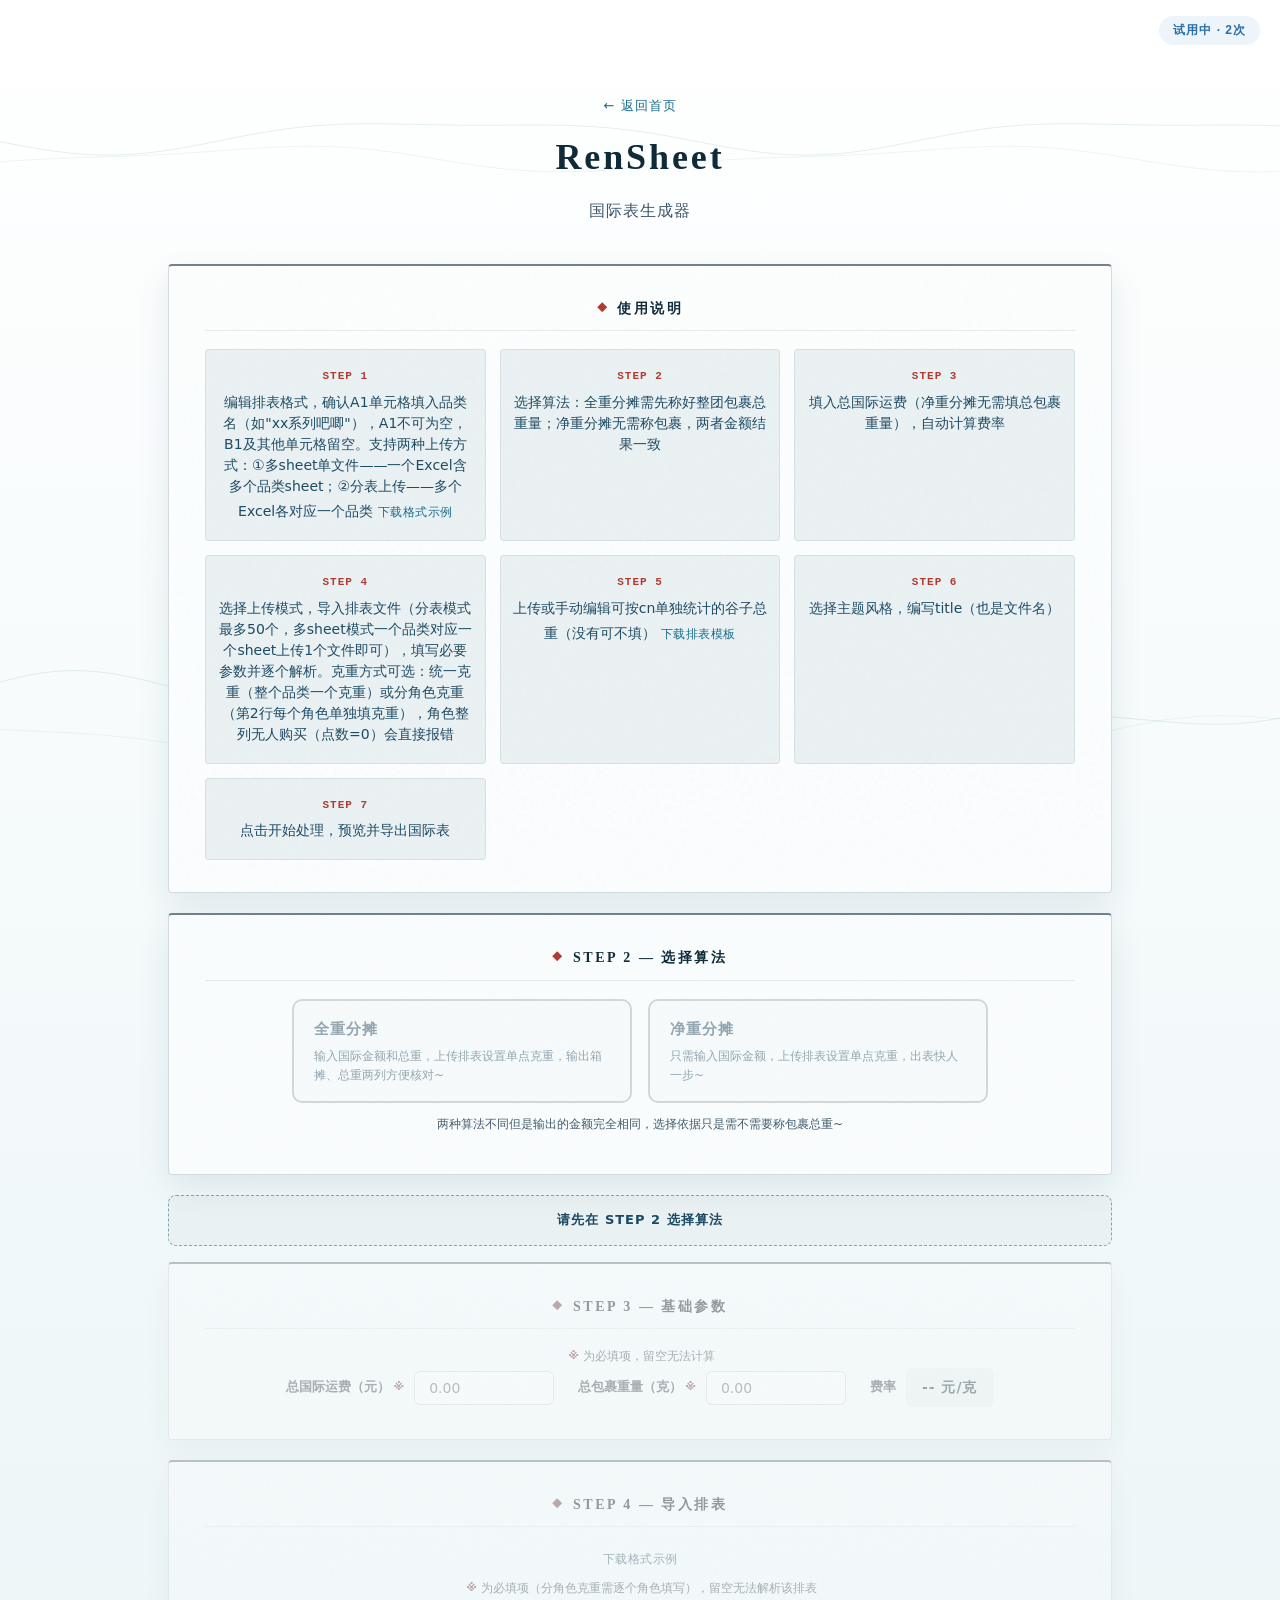
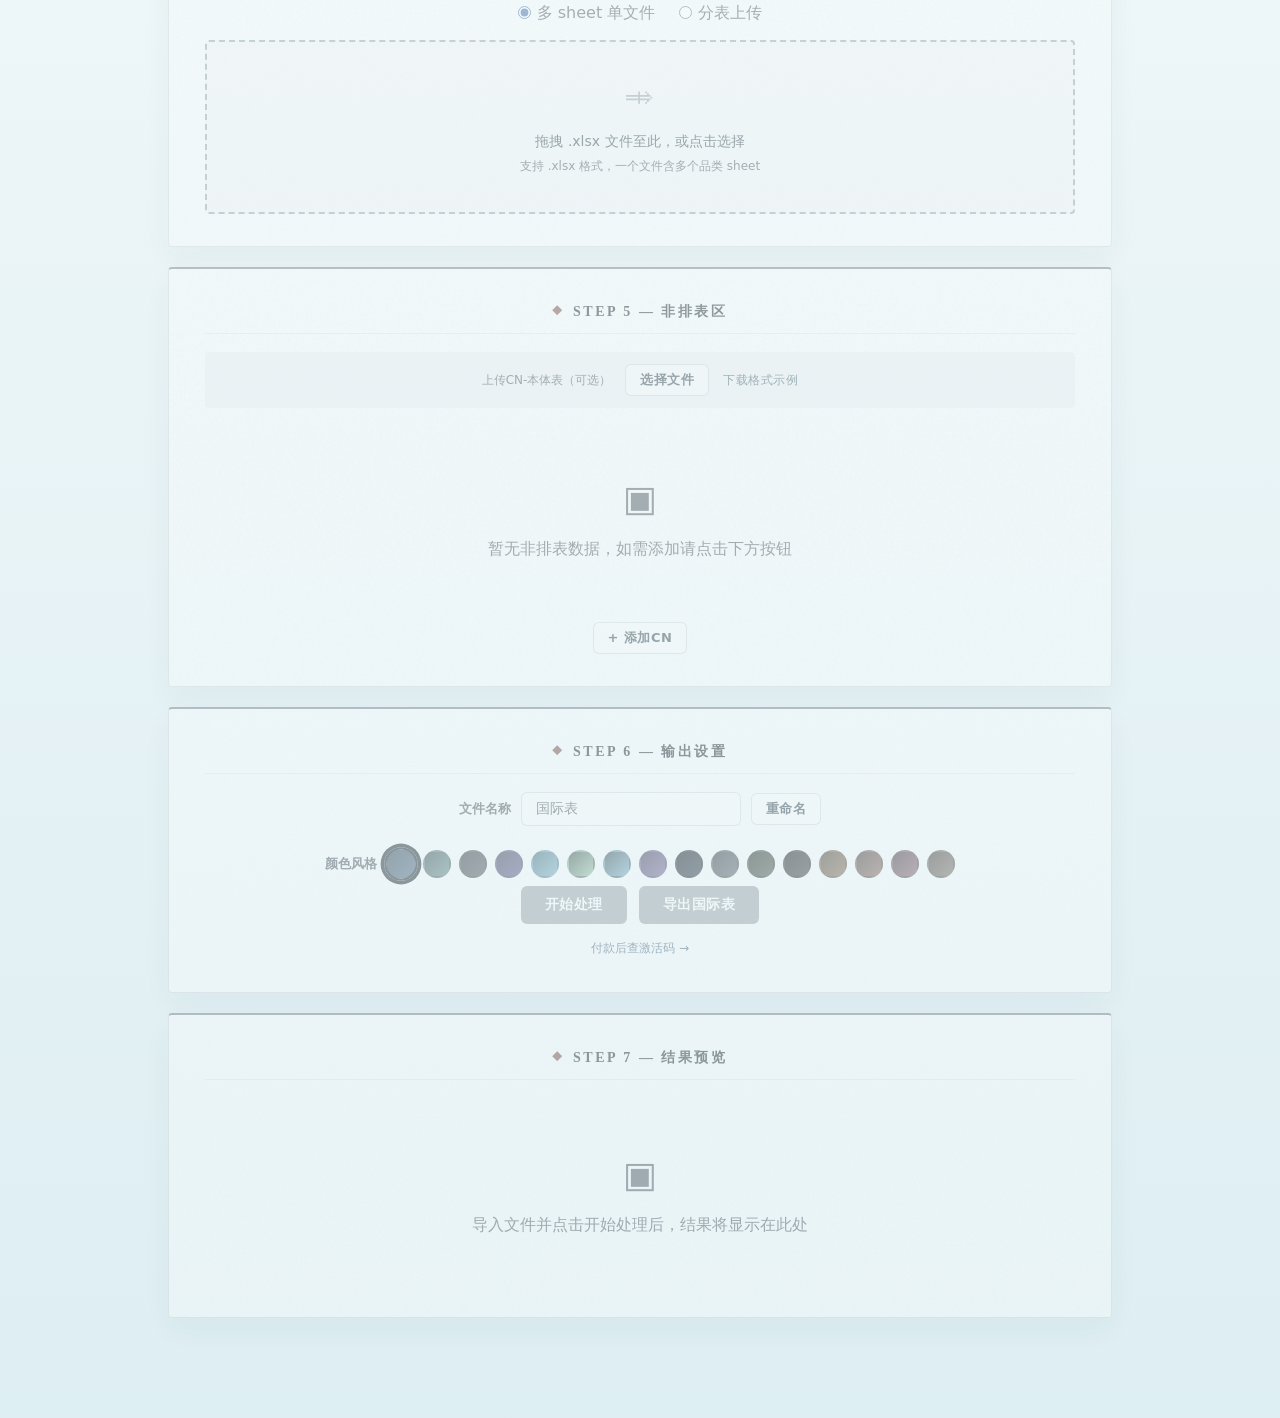
<file: guoji.html>
<!DOCTYPE html>
<html lang="zh-CN">
<head>
<meta charset="UTF-8">
<meta http-equiv="Content-Security-Policy" content="default-src 'self'; script-src 'self' 'unsafe-inline'; style-src 'self' 'unsafe-inline'; img-src 'self' data:; connect-src 'self' https://api.rensheet.top;">
<meta name="viewport" content="width=device-width, initial-scale=1.0">
<title>RenSheet — 国际表生成器</title>
<link rel="icon" type="image/png" sizes="32x32" href="images/favicon-32.png">
<link rel="icon" type="image/png" sizes="48x48" href="images/favicon-48.png">
<link rel="apple-touch-icon" href="images/apple-touch-icon.png">
<script src="lib/xlsx.full.min.js"></script>
<script src="lib/exceljs.min.js"></script>
<script src="activation.js"></script>
<style>
:root {
  --blue-900: #0D2137;
  --blue-700: #1A4570;
  --blue-500: #2B6FA8;
  --blue-300: #7BB3DD;
  --blue-100: #D6EAF5;
  --blue-50: #EDF5FA;
  --water: #B8D8E3;
  --gray-900: #1a1a1a;
  --gray-700: #4A5568;
  --gray-400: #A0AEC0;
  --gray-200: #E2E8F0;
  --gray-100: #F7FAFC;
  --white: #FFFFFF;
  --radius: 8px;
  --font: 'Segoe UI', 'PingFang SC', 'Microsoft YaHei', system-ui, sans-serif;
  --ease-out: cubic-bezier(.23, 1, .32, 1);
  --ease-in-out: cubic-bezier(.77, 0, .175, 1);
  --dur-1: 150ms;
  --dur-2: 220ms;
  --dur-3: 320ms;
}

* { margin:0; padding:0; box-sizing:border-box; }

body {
  font-family: var(--font);
  background: var(--gray-100);
  color: var(--gray-700);
  line-height: 1.6;
  -webkit-font-smoothing: antialiased;
}

.container {
  max-width: 1000px;
  margin: 0 auto;
  padding: 44px 28px 80px;
}

/* Header */
.header {
  text-align: center;
  padding: 48px 0 40px;
}
.header h1 {
  font-size: 36px;
  font-weight: 300;
  color: var(--blue-900);
  letter-spacing: 4px;
}
.header .intro {
  margin-top: 12px;
  font-size: 16px;
  color: var(--blue-700);
  font-weight: 500;
  letter-spacing: 1px;
}

/* Card */
.card {
  background: var(--white);
  border-radius: var(--radius);
  padding: 32px 36px;
  margin-bottom: 20px;
  border: 1px solid var(--gray-200);
  box-shadow: 0 1px 3px rgba(0,0,0,0.04);
  text-align: center;
}
.card-title {
  font-size: 14px;
  font-weight: 600;
  color: var(--blue-700);
  text-transform: uppercase;
  letter-spacing: 2px;
  margin-bottom: 18px;
}

/* Instructions */
.instructions {
  display: grid;
  grid-template-columns: repeat(3, 1fr);
  gap: 14px;
}
.inst-step {
  display: flex;
  flex-direction: column;
  align-items: center;
  padding: 18px 12px;
  background: var(--blue-50);
  border-radius: var(--radius);
}
.inst-step .step-num {
  font-size: 11px;
  font-weight: 700;
  color: var(--blue-300);
  letter-spacing: 1px;
}
.inst-step .step-text {
  margin-top: 6px;
  font-size: 14px;
  color: var(--blue-700);
  font-weight: 500;
  line-height: 1.5;
  text-align: center;
}

/* File drop zone */
.drop-zone {
  border: 2px dashed var(--blue-300);
  border-radius: var(--radius);
  padding: 36px;
  text-align: center;
  cursor: pointer;
  transition: border-color var(--dur-2) var(--ease-out), background var(--dur-2) var(--ease-out);
  background: var(--blue-50);
}
.drop-zone:hover, .drop-zone.drag-over {
  border-color: var(--blue-500);
  background: var(--blue-100);
}
.drop-zone .dz-icon {
  font-size: 28px;
  color: var(--blue-300);
  margin-bottom: 8px;
}
.drop-zone .dz-text {
  font-size: 14px;
  color: var(--blue-700);
}
.drop-zone .dz-hint {
  font-size: 12px;
  color: var(--gray-700);
  font-weight: 500;
  margin-top: 4px;
}

/* File list */
.file-list {
  margin-top: 14px;
  display: flex;
  flex-wrap: wrap;
  gap: 8px;
}

/* Parse entry */
.parse-entry {
  margin-top: 16px;
  padding: 16px 20px;
  background: var(--gray-100);
  border-radius: var(--radius);
  border: 1px solid var(--gray-200);
}
.parse-entry-header {
  display: flex;
  justify-content: space-between;
  align-items: center;
  margin-bottom: 12px;
}
.parse-entry-name {
  font-size: 14px;
  font-weight: 600;
  color: var(--blue-700);
}
.parse-entry-remove {
  cursor: pointer;
  color: var(--gray-400);
  font-size: 18px;
  line-height: 1;
  transition: color 0.15s;
  background: none;
  border: none;
  padding: 0 2px;
}
.parse-entry-remove:hover { color: #E53E3E; }

.parse-entry-preview-stats {
  font-size: 12px;
  color: var(--gray-400);
  margin: 8px 0 4px;
  text-align: left;
}
.parse-entry-preview-stats.error { color: #E53E3E; }
.parse-results {
  margin-top: 14px;
  padding-top: 14px;
  border-top: 1px solid var(--gray-200);
}
.parse-stats {
  display: flex;
  gap: 20px;
  font-size: 13px;
  margin-bottom: 10px;
  flex-wrap: wrap;
}
.parse-stats strong { color: var(--blue-700); }
.verify-ok { color: #38A169; font-weight: 600; }
.verify-ng { color: #E53E3E; font-weight: 600; }
/* 参数改动后已解析结果过期：过期结果直接撤下，换成可见提示 */
.parse-stale-note {
  margin-top: 14px;
  padding: 10px 14px;
  border-left: 3px solid #C9A227;
  background: #FDF8E7;
  border-radius: 4px;
  font-size: 12px;
  color: #7A6212;
  text-align: left;
}

/* Per-CN mini table */
.parse-preview-table {
  width: 100%;
  border-collapse: collapse;
  font-size: 12px;
}
.parse-preview-table th {
  background: var(--blue-700);
  color: var(--white);
  padding: 6px 10px;
  font-weight: 500;
  text-align: center;
  font-size: 11px;
}
.parse-preview-table td {
  padding: 5px 10px;
  text-align: center;
  border-bottom: 1px solid var(--gray-200);
}
.parse-preview-table tr:nth-child(even) td { background: var(--blue-50); }
.parse-preview-table tr:nth-child(odd) td { background: var(--white); }

/* Per-role weight mode + table */
.entry-mode-row {
  display: flex;
  align-items: center;
  gap: 12px;
  flex-wrap: wrap;
  margin-bottom: 10px;
}
.entry-mode-label {
  font-size: 12px;
  font-weight: 600;
  color: var(--gray-700);
}
.entry-mode-opt {
  display: inline-flex;
  align-items: center;
  gap: 6px;
  font-size: 12px;
  color: var(--gray-400);
  cursor: pointer;
  padding: 4px 12px;
  border: 1px solid var(--gray-200);
  border-radius: 20px;
  background: var(--white);
  transition: color var(--dur-1) var(--ease-out), border-color var(--dur-1) var(--ease-out), background var(--dur-1) var(--ease-out), transform var(--dur-1) var(--ease-out);
}
.entry-mode-opt.active {
  color: var(--blue-700);
  border-color: var(--blue-300);
  background: var(--blue-50);
  font-weight: 600;
}
.entry-mode-opt input { accent-color: var(--blue-700); cursor: pointer; margin: 0; }

.char-weight-wrap { margin-top: 12px; }
.char-weight-table {
  width: 100%;
  border-collapse: collapse;
  font-size: 12px;
}
.char-weight-table th {
  background: var(--blue-700);
  color: var(--white);
  padding: 6px 10px;
  font-weight: 500;
  text-align: center;
  font-size: 11px;
}
.char-weight-table td {
  padding: 5px 10px;
  text-align: center;
  border-bottom: 1px solid var(--gray-200);
  background: var(--white);
}
.char-weight-table .cw-role { text-align: left; color: var(--gray-700); font-weight: 500; }
.char-weight-table .cw-input { width: 110px; padding: 5px 10px; font-size: 13px; }
.char-weight-table .cw-sub { color: var(--gray-700); }
.char-weight-table tr.missing td { background: #FEF2F2; }
.char-weight-table tr.missing .cw-input { border-color: #E53E3E; }
.char-weight-foot {
  margin-top: 10px;
  font-size: 12px;
  color: var(--gray-700);
  text-align: center;
}
.char-weight-foot strong { color: var(--blue-700); }
.char-weight-error {
  margin-top: 12px;
  padding: 10px 14px;
  border-radius: 6px;
  background: #FEF2F2;
  border: 1px solid #FEB2B2;
  color: #C53030;
  font-size: 12px;
  text-align: left;
  line-height: 1.6;
}

/* Role breakdown (collapsed by default) */
.btn-mini {
  margin-top: 12px;
  padding: 5px 14px;
  font-size: 12px;
  border: 1px solid var(--gray-200);
  border-radius: 6px;
  background: var(--white);
  color: var(--blue-700);
  cursor: pointer;
  font-family: var(--font);
  transition: border-color var(--dur-1) var(--ease-out), background var(--dur-1) var(--ease-out), color var(--dur-1) var(--ease-out), transform var(--dur-1) var(--ease-out);
}
.btn-mini:hover { border-color: var(--blue-300); background: var(--blue-50); }
.role-detail { margin-top: 10px; }
.role-detail-table {
  width: 100%;
  border-collapse: collapse;
  font-size: 12px;
}
.role-detail-table th {
  background: var(--blue-700);
  color: var(--white);
  padding: 6px 10px;
  font-weight: 500;
  text-align: center;
  font-size: 11px;
}
.role-detail-table td {
  padding: 5px 10px;
  text-align: center;
  border-bottom: 1px solid var(--gray-200);
  background: var(--white);
}
.role-detail-table .rd-role { text-align: left; color: var(--gray-700); }

/* Form controls */
.form-row {
  display: flex;
  align-items: center;
  gap: 24px;
  flex-wrap: wrap;
}

/* 排表条目参数行：字号与输入框适度缩小，字段+解析按钮并排一行 */
.parse-entry .entry-params {
  gap: 10px 12px;
  justify-content: flex-start;
}
.parse-entry .entry-params .form-group { gap: 5px; }
.parse-entry .entry-params label { font-size: 12px; }
.parse-entry .entry-params .req-mark { font-size: 9px; margin-left: 1px; }
.parse-entry .entry-params .input-text {
  width: 84px;
  padding: 6px 8px;
  font-size: 13px;
  border-radius: 5px;
}
.parse-entry .entry-params .input-text.entry-kind { width: 100px; }
.parse-entry .entry-params .parse-btn {
  margin-left: auto;
  padding: 6px 12px;
  font-size: 12px;
  white-space: nowrap;
}
/* 视口不足 1000px 时容器开始变窄，再压一档保持一行 */
@media (max-width: 999px) {
  .parse-entry .entry-params { gap: 8px 7px; }
  .parse-entry .entry-params .form-group { gap: 4px; }
  .parse-entry .entry-params label { font-size: 11px; }
  .parse-entry .entry-params .input-text { width: 74px; padding: 5px 7px; font-size: 12px; }
  .parse-entry .entry-params .input-text.entry-kind { width: 86px; }
  .parse-entry .entry-params .parse-btn { padding: 5px 10px; font-size: 11px; }
}
.form-group {
  display: flex;
  align-items: center;
  gap: 10px;
}
.form-group label {
  font-size: 13px;
  font-weight: 600;
  color: var(--gray-700);
  white-space: nowrap;
}

/* Required-field mark */
.req-mark {
  color: #C53030;
  font-weight: 600;
  font-size: 11px;
  margin-left: 3px;
  vertical-align: 1px;
}
.char-weight-table th .req-mark,
.role-detail-table th .req-mark { color: #F3BDB6; }
.req-legend {
  font-size: 12px;
  color: var(--gray-700);
  text-align: center;
  margin: 8px 0 2px;
}

/* Color swatches */
.color-swatches {
  display: flex;
  gap: 8px;
  flex-wrap: wrap;
}
.color-swatch {
  width: 28px;
  height: 28px;
  border-radius: 50%;
  cursor: pointer;
  border: 2px solid transparent;
  transition: transform var(--dur-1) var(--ease-out), border-color var(--dur-1) var(--ease-out), box-shadow var(--dur-1) var(--ease-out);
}
.color-swatch.active { border-color: #1a1a1a; box-shadow: 0 0 0 3px #1a1a1a; transform: scale(1.2); }

/* Input */
.input-text {
  border: 1px solid var(--gray-200);
  border-radius: 6px;
  padding: 8px 14px;
  font-size: 14px;
  font-family: var(--font);
  color: var(--gray-700);
  outline: none;
  transition: border-color 0.15s;
  width: 220px;
}
.input-text:focus { border-color: var(--blue-300); }
.input-text.w140 { width: 140px; }
.input-text.w120 { width: 120px; }
.input-text.w160 { width: 160px; }

/* Rate display */
.rate-display {
  background: var(--blue-50);
  border-radius: 6px;
  padding: 8px 16px;
  font-size: 14px;
  color: var(--blue-700);
  font-weight: 600;
  letter-spacing: 1px;
}

/* Algorithm mode options */
.mode-options-row {
  display: flex;
  gap: 16px;
  justify-content: center;
  flex-wrap: wrap;
}
.mode-option {
  flex: 1 1 260px;
  max-width: 340px;
  border: 2px solid var(--gray-200);
  border-radius: 10px;
  padding: 16px 20px;
  cursor: pointer;
  text-align: left;
  color: var(--gray-400);
  background: var(--gray-100);
  transition: border-color var(--dur-1) var(--ease-out), background var(--dur-1) var(--ease-out), color var(--dur-1) var(--ease-out), box-shadow var(--dur-1) var(--ease-out), transform var(--dur-1) var(--ease-out);
}
.mode-option:hover { border-color: var(--blue-300); }
.mode-option.active {
  background: var(--white);
  border: 2px solid var(--blue-500);
  color: var(--gray-800);
  font-weight: 700;
  box-shadow: 0 0 0 4px var(--blue-100);
}
.mode-option.chosen {
  pointer-events: none;
  cursor: default;
}

/* 未选算法时锁定后续步骤 */
.post-mode-locked {
  opacity: 0.45;
  filter: grayscale(60%);
  pointer-events: none;
}
.post-mode-lock-hint {
  text-align: center;
  background: var(--blue-50);
  color: var(--blue-700);
  border: 1px dashed var(--blue-300);
  border-radius: 8px;
  padding: 14px;
  font-size: 13px;
  font-weight: 600;
  letter-spacing: 1px;
  margin-bottom: 16px;
}
.mode-option .mode-name {
  font-size: 15px;
  font-weight: 700;
  letter-spacing: 1px;
  margin-bottom: 6px;
}
.mode-option .mode-desc {
  font-size: 12px;
  font-weight: 500;
  line-height: 1.6;
  color: var(--gray-400);
}
.mode-option.active .mode-desc { color: var(--gray-700); }
.mode-note {
  text-align: center;
  font-size: 12px;
  color: var(--gray-700);
  font-weight: 500;
  margin-top: 12px;
}

/* Buttons */
.btn {
  padding: 10px 24px;
  font-size: 14px;
  font-family: var(--font);
  font-weight: 600;
  border: none;
  border-radius: 6px;
  cursor: pointer;
  letter-spacing: 0.5px;
  transition: background var(--dur-1) var(--ease-out), color var(--dur-1) var(--ease-out), border-color var(--dur-1) var(--ease-out), transform var(--dur-1) var(--ease-out);
}
.btn-primary {
  background: var(--blue-700);
  color: var(--white);
}
.btn-primary:hover { background: var(--blue-900); }
.btn-primary:disabled { background: var(--gray-400); cursor: not-allowed; }
.btn-secondary {
  background: var(--white);
  color: var(--blue-700);
  border: 1px solid var(--blue-300);
}
.btn-secondary:hover { background: var(--blue-50); }
.btn-export {
  background: var(--blue-500);
  color: var(--white);
}
.btn-export:hover { background: var(--blue-700); }
.btn-export:disabled { background: var(--gray-400); cursor: not-allowed; }
.btn-sm {
  padding: 6px 14px;
  font-size: 13px;
}
.btn-row {
  display: flex;
  gap: 12px;
  margin-top: 8px;
}

/* Manual entries */
.manual-entry {
  display: flex;
  align-items: center;
  justify-content: center;
  gap: 10px;
  margin-bottom: 10px;
}
.remove-manual {
  cursor: pointer;
  color: var(--gray-400);
  font-size: 18px;
  transition: color 0.15s;
  background: none;
  border: none;
  padding: 0 2px;
  line-height: 1;
}
.remove-manual:hover { color: #E53E3E; }

/* Preview table */
.preview-wrap {
  overflow-x: auto;
  margin-top: 16px;
  border: 1px solid var(--gray-200);
  border-radius: var(--radius);
}
.preview-table {
  width: 100%;
  border-collapse: collapse;
  font-size: 13px;
  min-width: 600px;
}
.preview-table th {
  background: var(--blue-900);
  color: var(--white);
  padding: 10px 12px;
  font-weight: 500;
  text-align: center;
  font-size: 12px;
  letter-spacing: 1px;
  white-space: nowrap;
}
.preview-table td {
  padding: 8px 12px;
  text-align: center;
  border-bottom: 1px solid var(--gray-200);
}
.preview-table .col-name { font-weight: 600; color: var(--blue-900); }
.preview-table .col-fee { font-weight: 600; color: var(--blue-700); }

/* Summary */
.preview-summary {
  margin-top: 12px;
  font-size: 13px;
  color: var(--gray-700);
  display: flex;
  gap: 24px;
  flex-wrap: wrap;
}
.preview-summary span {
  background: var(--blue-50);
  padding: 6px 14px;
  border-radius: 4px;
}

/* Toast */
.toast {
  position: fixed;
  top: 24px;
  left: 50%;
  transform: translateX(-50%) translateY(-12px);
  background: var(--blue-900);
  color: var(--white);
  padding: 12px 28px;
  border-radius: 6px;
  font-size: 14px;
  z-index: 1000;
  opacity: 0;
  transition: opacity var(--dur-3) var(--ease-out), transform var(--dur-3) var(--ease-out);
  pointer-events: none;
  letter-spacing: 1px;
}
.toast.show { opacity: 1; transform: translateX(-50%) translateY(0); }
.toast.error { background: #C53030; }

/* Empty state */
.empty-state {
  text-align: center;
  padding: 48px 24px;
  color: var(--gray-700);
  font-weight: 500;
}
.empty-state .empty-icon { font-size: 36px; margin-bottom: 8px; }

/* Step links */
.step-links { display:inline-block; margin-top:4px; }
.step-link { color:var(--blue-500); text-decoration:none; font-size:12px; letter-spacing:0.5px; }
.step-link:hover { color:var(--blue-700); text-decoration:underline; }

/* Lightbox */
.lightbox { display:none; position:fixed; top:0; left:0; width:100%; height:100%; background:rgba(0,0,0,0.85); z-index:2000; align-items:center; justify-content:center; }
.lightbox.show { display:flex; }
.lightbox img { max-width:92vw; max-height:92vh; border-radius:4px; box-shadow:0 4px 24px rgba(0,0,0,0.5); cursor:zoom-out; }
.lightbox-close { position:absolute; top:20px; right:30px; color:#fff; font-size:32px; cursor:pointer; opacity:0.7; transition:opacity 0.15s; line-height:1; }
.lightbox-close:hover { opacity:1; }

/* Motion: unified */
.back-link { display: inline-block; margin-bottom: 12px; font-size: 13px; color: var(--blue-500); text-decoration: none; letter-spacing: 1px; transition: color var(--dur-1) var(--ease-out); }
.back-link:hover { color: var(--blue-700); }
.btn:active:not(:disabled), .btn-mini:active, .mode-option:active, .entry-mode-opt:active { transform: scale(0.96); }
button:focus-visible, [role="button"]:focus-visible { outline: 2px solid var(--blue-500); outline-offset: 2px; }
@media (hover: hover) and (pointer: fine) {
  .color-swatch:hover { transform: scale(1.15); }
}

/* Card entrance stagger */
.container > .card { animation: cardIn 0.5s var(--ease-out) both; }
.container > .card:nth-child(2) { animation-delay: 0ms; }
.container > .card:nth-child(3) { animation-delay: 100ms; }
.container > .card:nth-child(4) { animation-delay: 200ms; }
.container > .card:nth-child(5) { animation-delay: 300ms; }
.container > .card:nth-child(6) { animation-delay: 400ms; }
.container > .card:nth-child(7) { animation-delay: 500ms; }
.container > .card:nth-child(8) { animation-delay: 600ms; }
@keyframes cardIn {
  from { opacity: 0; transform: translateY(28px); }
  to { opacity: 1; transform: none; }
}

/* Preview row stagger */
.preview-table tbody tr { animation: rowIn 0.28s var(--ease-out) both; }
.preview-table tbody tr:nth-child(1) { animation-delay: 0ms; }
.preview-table tbody tr:nth-child(2) { animation-delay: 30ms; }
.preview-table tbody tr:nth-child(3) { animation-delay: 60ms; }
.preview-table tbody tr:nth-child(4) { animation-delay: 90ms; }
.preview-table tbody tr:nth-child(5) { animation-delay: 120ms; }
.preview-table tbody tr:nth-child(6) { animation-delay: 150ms; }
.preview-table tbody tr:nth-child(n+7) { animation-delay: 150ms; }
@keyframes rowIn { from { opacity: 0; } to { opacity: 1; } }

@media (prefers-reduced-motion: reduce) {
  *, *::before, *::after { animation-duration: .01ms !important; transition-duration: .01ms !important; }
}

/* Responsive */
@media (max-width: 900px) {
  .instructions { grid-template-columns: repeat(3, 1fr); }
}
@media (max-width: 768px) {
  .container { padding: 24px 16px 60px; }
  .header { padding: 32px 0 24px; }
  .header h1 { font-size: 28px; }
  .instructions { grid-template-columns: repeat(2, 1fr); }
  .card { padding: 24px 22px; }
  .form-row { flex-direction: column; align-items: flex-start; gap: 14px; }
  .parse-entry .form-row { flex-direction: column; align-items: flex-start; gap: 10px; }
  .parse-stats { flex-direction: column; gap: 6px; }
  .char-weight-table .cw-input { width: 88px; }
  .char-weight-table th, .char-weight-table td { padding: 5px 6px; }
  .role-detail-table th, .role-detail-table td { padding: 5px 6px; }
  .preview-table { font-size: 12px; }
  .color-swatches { max-width: 300px; }
  .preview-summary { flex-direction: column; gap: 8px; }
}
@media (max-width: 480px) {
  .instructions { grid-template-columns: 1fr 1fr; }
}
</style>
<style id="zhangye-skin">
/* ===== 账页皮肤：纯换色排版，不触碰任何行为/显隐/结构 ===== */
:root {
  --blue-900: #0f2a38;
  --blue-700: #1c4a63;
  --blue-500: #176b8d;
  --blue-300: #7fa7b5;
  --blue-100: #cfe3e9;
  --blue-50: #eaf1f3;
  --water: #a8ccd8;
  --gray-700: #40586a;
  --gray-400: #93a6b1;
  --gray-200: #d8e2e6;
  --gray-100: #f4f8f9;
  --white: #fdfefe;
  --gray-900: #0f2a38;
  --gray-800: #1c4a63;
  --radius: 4px;
  --ink: #0f2a38;
  --ink-soft: #40586a;
  --water-ink: #176b8d;
  --seal: #b03a2e;
  --rule: rgba(20, 48, 63, .17);
  --rule-soft: rgba(20, 48, 63, .09);
  --rule-strong: rgba(20, 48, 63, .6);
  --serif: "Songti SC", "Noto Serif SC", "SimSun", "宋体", serif;
  --mono: "Cascadia Mono", Consolas, "SF Mono", monospace;
}
html { min-height: 100%; background: linear-gradient(180deg, rgba(255,255,255,.95) 0%, rgba(235,245,247,.85) 50%, rgba(218,236,241,.9) 100%); }
body { background: transparent; }
.container { position: relative; z-index: 1; }

/* 宣纸卡片 */
.card {
  position: relative;
  background: rgba(252, 254, 254, .82);
  border: 1px solid var(--rule);
  border-top: 2px solid var(--rule-strong);
  box-shadow: 0 1px 0 rgba(255,255,255,.35) inset, 0 12px 32px rgba(15, 74, 96, .1);
}
.card::after { /* 纸纤维 */
  content: ""; position: absolute; inset: 0; pointer-events: none; opacity: .05;
  background-image: url("data:image/svg+xml,%3Csvg viewBox='0 0 200 200' xmlns='http://www.w3.org/2000/svg'%3E%3Cfilter id='f'%3E%3CfeTurbulence type='fractalNoise' baseFrequency='.7' numOctaves='2' stitchTiles='stitch'/%3E%3C/filter%3E%3Crect width='100%25' height='100%25' filter='url(%23f)' opacity='.5'/%3E%3C/svg%3E");
}
@supports selector(:has(*)) {
  .card:not(:has(.modal-backdrop)) { backdrop-filter: blur(4px); -webkit-backdrop-filter: blur(4px); }
}

/* 排印 */
.header h1 { font-family: var(--serif); font-weight: 800; letter-spacing: .08em; color: var(--ink); }
.header .intro { color: var(--ink-soft); }
.card-title {
  font-family: var(--serif); font-weight: 800; letter-spacing: .18em; color: var(--ink);
  border-bottom: 1px solid var(--rule-soft); padding-bottom: 10px;
}
.card-title::before { content: "◆"; color: var(--seal); margin-right: 8px; font-size: .72em; vertical-align: 2px; }
.inst-step { border: 1px solid var(--rule-soft); }
.inst-step .step-num { color: var(--seal); font-family: var(--mono); }

/* 纸墨控件（只换色） */
.drop-zone { background: rgba(234,241,243,.55); }
.drop-zone:hover, .drop-zone.drag-over { background: rgba(207,227,233,.7); }
.file-tag { border-radius: 4px; background: rgba(234,241,243,.8); border-color: var(--rule); }
.checkbox-group { background: rgba(244,248,249,.9); border: 1px solid var(--rule-soft); }
.checkbox-group input:checked + label { background: var(--white); box-shadow: 0 0 0 2px var(--ink); }
.color-swatch.active { border-color: var(--ink); box-shadow: 0 0 0 3px var(--ink); }
.input-text, .validation-input { border-color: var(--rule); background: rgba(255,255,255,.65); }
.deposit-mode-row { background: rgba(234,241,243,.6); border-color: var(--rule-soft); }
.fee-mode-panel { background: rgba(255,255,255,.6); border-color: var(--rule-soft); }
.btn-primary { background: var(--ink); }
.btn-primary:hover { background: var(--water-ink); }
.btn-secondary { background: rgba(255,255,255,.6); border-color: var(--rule); }
.btn-export { background: var(--water-ink); }
.btn-export:hover { background: var(--ink); }

/* 表格只调字体边线 */
.preview-wrap { border-color: var(--rule); }
.preview-table th { background: var(--ink); font-family: var(--serif); letter-spacing: .12em; }
.preview-table td { border-bottom-color: var(--rule-soft); }
.validation-file-row { background: rgba(234,241,243,.6); border: 1px solid var(--rule-soft); }
.parse-preview-table th { background: var(--ink); color: var(--white); font-family: var(--serif); }
.char-weight-table th, .role-detail-table th { background: var(--ink); color: var(--white); font-family: var(--serif); }
.char-weight-table td, .role-detail-table td { background: rgba(255,255,255,.6); border-bottom-color: var(--rule-soft); }
.char-weight-table tr.missing td { background: #FEF2F2; }
.entry-mode-opt { border-color: var(--rule); background: rgba(255,255,255,.6); }
.entry-mode-opt.active { border-color: var(--water-ink); background: var(--white); }
.btn-mini { border-color: var(--rule); background: rgba(255,255,255,.6); }

/* guoji 专属：算法点选卡 / 排表条目（不动 .chosen 锁定、.post-mode-locked/inert） */
.mode-option { border: 2px solid var(--rule); background: rgba(244,248,249,.7); }
.mode-option.active {
  background: var(--white);
  border: 2px solid var(--water-ink);
  box-shadow: 0 0 0 4px rgba(23, 107, 141, .15);
}
.parse-entry { background: rgba(244,248,249,.7); border-color: var(--rule); }

/* Toast 只换背景 */
.toast { background: var(--ink); border: 1px solid var(--rule); }
.toast.error { background: var(--seal); }
</style>
</head>
<body>

<div class="container">

  <!-- Header -->
  <div class="header">
    <a href="index.html" class="back-link">&larr; 返回首页</a>
    <h1>RenSheet</h1>
    <p class="intro">国际表生成器</p>
  </div>

  <!-- Usage Guide -->
  <div class="card">
    <div class="card-title">使用说明</div>
    <div class="instructions">
      <div class="inst-step">
        <div class="step-num">STEP 1</div>
        <div class="step-text">编辑排表格式，确认A1单元格填入品类名（如"xx系列吧唧"），A1不可为空，B1及其他单元格留空。支持两种上传方式：①多sheet单文件——一个Excel含多个品类sheet；②分表上传——多个Excel各对应一个品类
          <span class="step-links">
            <a href="sample/肾表，国际表，二调原表示例.xlsx" class="step-link" download>下载格式示例</a>
          </span>
        </div>
      </div>
      <div class="inst-step">
        <div class="step-num">STEP 2</div>
        <div class="step-text">选择算法：全重分摊需先称好整团包裹总重量；净重分摊无需称包裹，两者金额结果一致</div>
      </div>
      <div class="inst-step">
        <div class="step-num">STEP 3</div>
        <div class="step-text">填入总国际运费（净重分摊无需填总包裹重量），自动计算费率</div>
      </div>
      <div class="inst-step">
        <div class="step-num">STEP 4</div>
        <div class="step-text">选择上传模式，导入排表文件（分表模式最多50个，多sheet模式一个品类对应一个sheet上传1个文件即可），填写必要参数并逐个解析。克重方式可选：统一克重（整个品类一个克重）或分角色克重（第2行每个角色单独填克重），角色整列无人购买（点数=0）会直接报错</div>
      </div>
      <div class="inst-step">
        <div class="step-num">STEP 5</div>
        <div class="step-text">上传或手动编辑可按cn单独统计的谷子总重（没有可不填）
          <span class="step-links">
            <a href="sample/国际表单独称重示例.xlsx" class="step-link" download>下载排表模板</a>
          </span>
        </div>
      </div>
      <div class="inst-step">
        <div class="step-num">STEP 6</div>
        <div class="step-text">选择主题风格，编写title（也是文件名）</div>
      </div>
      <div class="inst-step">
        <div class="step-num">STEP 7</div>
        <div class="step-text">点击开始处理，预览并导出国际表</div>
      </div>
    </div>
  </div>

  <!-- Algorithm Selection -->
  <div class="card" id="step2Card">
    <div class="card-title">STEP 2 — 选择算法</div>
    <div class="mode-options-row">
      <div class="mode-option" id="modeOptionFull" data-mode="full">
        <div class="mode-name">全重分摊</div>
        <div class="mode-desc">输入国际金额和总重，上传排表设置单点克重，输出箱摊、总重两列方便核对~</div>
      </div>
      <div class="mode-option" id="modeOptionNet" data-mode="net">
        <div class="mode-name">净重分摊</div>
        <div class="mode-desc">只需输入国际金额，上传排表设置单点克重，出表快人一步~</div>
      </div>
    </div>
    <div class="mode-note">两种算法不同但是输出的金额完全相同，选择依据只是需不需要称包裹总重~</div>
    <div class="btn-row" style="justify-content:center;">
      <button class="btn btn-secondary btn-sm" id="resetModeBtn" style="display:none;">重新选择模式</button>
    </div>
  </div>

  <div id="postModeWrap">
    <div class="post-mode-lock-hint" id="postModeLockHint" style="display:block;">请先在 STEP 2 选择算法</div>
    <div id="postModeCards" class="post-mode-locked" inert>

  <!-- Global Parameters -->
  <div class="card">
    <div class="card-title">STEP 3 — 基础参数</div>
    <div class="req-legend"><span class="req-mark">※</span> 为必填项，留空无法计算</div>
    <div class="form-row" style="justify-content:center;">
      <div class="form-group">
        <label>总国际运费（元）<span class="req-mark">※</span></label>
        <input type="number" class="input-text w140" id="shippingFee" placeholder="0.00" step="0.01" min="0">
      </div>
      <div class="form-group" id="packageWeightGroup">
        <label>总包裹重量（克）<span class="req-mark">※</span></label>
        <input type="number" class="input-text w140" id="packageWeight" placeholder="0.00" step="0.01" min="0">
      </div>
      <div class="form-group">
        <label>费率</label>
        <span class="rate-display" id="rateDisplay">-- 元/克</span>
      </div>
    </div>
  </div>

  <!-- File Upload & Parse -->
  <div class="card">
    <div class="card-title">STEP 4 — 导入排表</div>
    <a href="sample/导入文件格式示例.xlsx" class="step-link" download>下载格式示例</a>
    <div class="req-legend"><span class="req-mark">※</span> 为必填项（分角色克重需逐个角色填写），留空无法解析该排表</div>
    <div class="form-row" style="justify-content:center;gap:24px;margin-bottom:14px;flex-wrap:wrap;">
      <label class="radio-label" style="display:flex;align-items:center;gap:6px;cursor:pointer;">
        <input type="radio" name="uploadMode" value="multiSheet" checked onchange="switchUploadMode()"> 多 sheet 单文件
      </label>
      <label class="radio-label" style="display:flex;align-items:center;gap:6px;cursor:pointer;">
        <input type="radio" name="uploadMode" value="multiFile" onchange="switchUploadMode()"> 分表上传
      </label>
    </div>
    <div class="drop-zone" id="dropZone">
      <div class="dz-icon">&#x2903;</div>
      <div class="dz-text">拖拽 .xlsx 文件至此，或点击选择</div>
      <div class="dz-hint" id="dzHint">支持 .xlsx 格式，一个文件含多个品类 sheet</div>
    </div>
    <input type="file" id="fileInput" accept=".xlsx" style="display:none">
    <div id="parseEntries"></div>
  </div>

  <!-- Non-sheet Entries -->
  <div class="card">
    <div class="card-title">STEP 5 — 非排表区</div>
    <div style="margin-bottom:14px; padding:12px 16px; background:var(--blue-50); border-radius:var(--radius); display:flex; align-items:center; justify-content:center; gap:14px; flex-wrap:wrap;">
      <span style="font-size:12px; color:var(--gray-700);">上传CN-本体表（可选）</span>
      <button class="btn btn-secondary btn-sm" id="cnBodyUploadBtn">选择文件</button>
      <a href="sample/cn-本体表示例.xlsx" class="step-link" download>下载格式示例</a>
      <input type="file" id="cnBodyFileInput" accept=".xlsx" style="display:none">
    </div>
    <div class="empty-state" id="manualEmpty">
      <div class="empty-icon">&#x25A3;</div>
      <p>暂无非排表数据，如需添加请点击下方按钮</p>
    </div>
    <div id="manualEntries"></div>
    <div style="text-align:center;">
    <button class="btn btn-secondary btn-sm" id="addManualBtn" style="margin-top:12px;">+ 添加CN</button>
    </div>
  </div>

  <!-- Output Settings -->
  <div class="card">
    <div class="card-title">STEP 6 — 输出设置</div>
    <div class="form-row" style="justify-content:center;">
      <div class="form-group">
        <label>文件名称</label>
        <input type="text" class="input-text" id="fileName" value="国际表" placeholder="输入文件名">
        <button class="btn btn-secondary btn-sm" id="renameBtn">重命名</button>
      </div>
      <div class="form-group">
        <label>颜色风格</label>
        <div class="color-swatches" id="colorSwatches">
          <span class="color-swatch active" data-theme="blue" style="background:linear-gradient(135deg, #1A4570, #2B6FA8)" title="医用蓝"></span>
          <span class="color-swatch" data-theme="teal" style="background:linear-gradient(135deg, #234E52, #319795)" title="水色"></span>
          <span class="color-swatch" data-theme="slate" style="background:linear-gradient(135deg, #2D3748, #4A5568)" title="暗灰"></span>
          <span class="color-swatch" data-theme="indigo" style="background:linear-gradient(135deg, #3C366B, #5A4FCF)" title="紫蓝"></span>
          <span class="color-swatch" data-theme="cyan" style="background:linear-gradient(135deg, #0E7490, #38BDF8)" title="青蓝"></span>
          <span class="color-swatch" data-theme="sage" style="background:linear-gradient(135deg, #22543D, #68D391)" title="薄荷"></span>
          <span class="color-swatch" data-theme="sea" style="background:linear-gradient(135deg, #164E63, #38BDF8)" title="海蓝"></span>
          <span class="color-swatch" data-theme="violet" style="background:linear-gradient(135deg, #44337A, #805AD5)" title="暮紫"></span>
          <span class="color-swatch" data-theme="navy" style="background:linear-gradient(135deg, #0A1628, #1E3A5F)" title="海军蓝"></span>
          <span class="color-swatch" data-theme="steel" style="background:linear-gradient(135deg, #2D3748, #4A6578)" title="钢蓝"></span>
          <span class="color-swatch" data-theme="moss" style="background:linear-gradient(135deg, #1C2A1C, #3A5A3A)" title="苔绿"></span>
          <span class="color-swatch" data-theme="graphite" style="background:linear-gradient(135deg, #1A1A1A, #3D3D3D)" title="石墨"></span>
          <span class="color-swatch" data-theme="amber" style="background:linear-gradient(135deg, #5C3A16, #A0642A)" title="琥珀"></span>
          <span class="color-swatch" data-theme="terracotta" style="background:linear-gradient(135deg, #5A2E24, #A85F4B)" title="陶土"></span>
          <span class="color-swatch" data-theme="warmrose" style="background:linear-gradient(135deg, #5B2736, #A6536D)" title="暖玫瑰"></span>
          <span class="color-swatch" data-theme="cocoa" style="background:linear-gradient(135deg, #4B3528, #8A684E)" title="暖棕"></span>
        </div>
      </div>
    </div>
    <div class="btn-row" style="justify-content:center;">
      <button class="btn btn-primary" id="processBtn" disabled>开始处理</button>
      <button class="btn btn-export" id="exportBtn" disabled>导出国际表</button>
    </div>
    <div style="text-align:center;margin-top:10px;">
      <a href="get-code.html" target="_blank" style="font-size:12px;color:#2B6FA8;text-decoration:none;">付款后查激活码 →</a>
    </div>
  </div>

  <!-- Preview -->
  <div class="card" id="previewCard">
    <div class="card-title">STEP 7 — 结果预览</div>
    <div class="empty-state" id="emptyState">
      <div class="empty-icon">&#x25A3;</div>
      <p>导入文件并点击开始处理后，结果将显示在此处</p>
    </div>
    <div class="preview-wrap" id="previewWrap" style="display:none"></div>
    <div class="preview-summary" id="previewSummary" style="display:none"></div>
  </div>

    </div>
  </div>

</div>

<div class="toast" id="toast"></div>

<script>
// ==================== STATE ====================
var MAX_FILES = 50;
var uploadMode = 'multiSheet'; // 'multiSheet' | 'multiFile'
var calcMode = '';            // ''=未选择 | 'full'=全重分摊(称包裹) | 'net'=净重分摊(免称包裹)
var parsedFiles = [];         // [{id, name, kind, sheetIndex, weightMode, gramWeight, verifyPoints, verifyWeight, workbook, preview, charOrder, charPoints, charWeights, charError, weightErrorRoles, parsed, purchases, cnPoints, cnCharCount, cnBodyWeight, totalPoints, totalBodyWeight, cnCount}]
var manualEntries = [];       // [{id, cn, grams}]
var computedResults = null;   // {mode, rows, totalBodyWeightAll, totalBoxAllocation, totalPackageWeight, rate}
var currentTheme = 'blue';
var fileIdCounter = 0;
var manualIdCounter = 0;

// ==================== SECURITY ====================
function escapeHtml(value) {
  return String(value == null ? '' : value)
    .replace(/&/g, '&amp;')
    .replace(/</g, '&lt;')
    .replace(/>/g, '&gt;')
    .replace(/"/g, '&quot;')
    .replace(/'/g, '&#39;');
}

function sanitizeCellValue(val) {
  if (typeof val === 'number' || val == null) return val;
  var s = String(val);
  return /^[=+\-@]/.test(s) ? "'" + s : val;
}

// ==================== PARSE ENTRY FACTORY ====================
// weightMode: 'uniform'=整个品类统一单点克重 | 'perChar'=第2行每个角色单独克重
function newParseEntry(opts) {
  return {
    id: fileIdCounter++,
    name: opts.name,
    kind: opts.kind,
    sheetIndex: opts.sheetIndex,
    workbook: opts.workbook,
    preview: opts.preview,
    weightMode: 'uniform',
    gramWeight: 0,
    verifyPoints: 0,
    verifyWeight: 0,
    charOrder: opts.charOrder || [],
    charPoints: opts.charPoints || {},
    charWeights: {},
    charError: opts.charError || '',
    weightErrorRoles: null,
    parsed: false,
    needsReparse: false,
    purchases: [],
    cnPoints: {},
    cnCharCount: {},
    cnBodyWeight: {},
    totalPoints: 0,
    totalBodyWeight: 0,
    cnCount: 0
  };
}

function switchUploadMode() {
  var radios = document.getElementsByName('uploadMode');
  for (var r = 0; r < radios.length; r++) {
    if (radios[r].checked) { uploadMode = radios[r].value; break; }
  }
  parsedFiles = [];
  renderParseEntries();
  var hint = document.getElementById('dzHint');
  if (uploadMode === 'multiSheet') {
    document.getElementById('fileInput').removeAttribute('multiple');
    hint.textContent = '支持 .xlsx 格式，一个文件含多个品类 sheet';
  } else {
    document.getElementById('fileInput').setAttribute('multiple', '');
    hint.textContent = '支持 .xlsx 格式，单次最多 50 个文件';
  }
}

// ==================== DOM REFS ====================
var dropZone = document.getElementById('dropZone');
var fileInput = document.getElementById('fileInput');
var parseEntriesEl = document.getElementById('parseEntries');
var processBtn = document.getElementById('processBtn');
var exportBtn = document.getElementById('exportBtn');
var previewWrap = document.getElementById('previewWrap');
var emptyState = document.getElementById('emptyState');
var previewSummary = document.getElementById('previewSummary');
var fileNameInput = document.getElementById('fileName');
var renameBtn = document.getElementById('renameBtn');
var toast = document.getElementById('toast');
var manualEntriesEl = document.getElementById('manualEntries');
var manualEmpty = document.getElementById('manualEmpty');
var addManualBtn = document.getElementById('addManualBtn');
var cnBodyUploadBtn = document.getElementById('cnBodyUploadBtn');
var cnBodyFileInput = document.getElementById('cnBodyFileInput');
var shippingFeeEl = document.getElementById('shippingFee');
var packageWeightEl = document.getElementById('packageWeight');
var packageWeightGroupEl = document.getElementById('packageWeightGroup');
var postModeCardsEl = document.getElementById('postModeCards');
var postModeLockHintEl = document.getElementById('postModeLockHint');
var resetModeBtnEl = document.getElementById('resetModeBtn');
var rateDisplay = document.getElementById('rateDisplay');

// ==================== TOAST ====================
var toastTimer;
function showToast(msg, isError) {
  clearTimeout(toastTimer);
  toast.textContent = msg;
  toast.className = 'toast ' + (isError ? 'error' : '') + ' show';
  toastTimer = setTimeout(function() { toast.classList.remove('show'); }, 2500);
}

// ==================== RATE DISPLAY ====================
function updateRate() {
  if (calcMode === 'net') {
    rateDisplay.textContent = '按本体净重分摊，无需称包裹';
    return;
  }
  var fee = parseFloat(shippingFeeEl.value) || 0;
  var weight = parseFloat(packageWeightEl.value) || 0;
  if (weight > 0 && fee >= 0) {
    var rate = fee / weight;
    rateDisplay.textContent = rate.toFixed(4) + ' 元/克';
  } else {
    rateDisplay.textContent = '-- 元/克';
  }
}
// Any parameter change after processing must invalidate the cached result,
// otherwise the export button would ship stale numbers.
function invalidateResults() {
  computedResults = null;
  exportBtn.disabled = true;
}

shippingFeeEl.addEventListener('input', function() { updateRate(); invalidateResults(); saveDraft(); });
packageWeightEl.addEventListener('input', function() { updateRate(); invalidateResults(); saveDraft(); });

// ==================== ALGORITHM MODE ====================
function setPostModeLocked(locked) {
  postModeCardsEl.classList.toggle('post-mode-locked', locked);
  postModeCardsEl.inert = locked;
  postModeLockHintEl.style.display = locked ? 'block' : 'none';
}

function setCalcMode(mode) {
  if (mode !== 'full' && mode !== 'net') return;
  if (calcMode) return; // 已选定后不允许直接点卡切换，必须走「重新选择模式」
  calcMode = mode;
  document.getElementById('modeOptionFull').classList.toggle('active', mode === 'full');
  document.getElementById('modeOptionNet').classList.toggle('active', mode === 'net');
  document.querySelectorAll('.mode-option').forEach(function(o) { o.classList.add('chosen'); });
  packageWeightGroupEl.style.display = mode === 'full' ? '' : 'none';
  setPostModeLocked(false);
  resetModeBtnEl.style.display = 'inline-block';
  updateRate();
  invalidateResults();
  saveDraft();
}

function resetModeSelection() {
  // 清除已上传排表、填写的参数与处理结果，回到未选择状态
  calcMode = '';
  parsedFiles = [];
  renderParseEntries();
  fileInput.value = '';
  manualEntries = [];
  renderManualEntries();
  manualIdCounter = 1;
  cnBodyFileInput.value = '';
  computedResults = null;
  exportBtn.disabled = true;
  processBtn.disabled = true;
  previewWrap.style.display = 'none';
  previewSummary.style.display = 'none';
  emptyState.style.display = 'block';
  shippingFeeEl.value = '';
  packageWeightEl.value = '';
  updateRate();
  document.querySelectorAll('.mode-option').forEach(function(o) {
    o.classList.remove('active');
    o.classList.remove('chosen');
  });
  packageWeightGroupEl.style.display = '';
  resetModeBtnEl.style.display = 'none';
  setPostModeLocked(true);
  saveDraft();
  document.getElementById('step2Card').scrollIntoView({ behavior: 'smooth', block: 'start' });
  showToast('已清除排表与参数，请重新选择算法');
}

document.getElementById('modeOptionFull').addEventListener('click', function() { setCalcMode('full'); });
document.getElementById('modeOptionNet').addEventListener('click', function() { setCalcMode('net'); });
resetModeBtnEl.addEventListener('click', resetModeSelection);

// ==================== FILE HANDLING ====================
dropZone.addEventListener('click', function() {
  if (uploadMode === 'multiSheet' && parsedFiles.length) {
    showToast('多 sheet 模式只适配一个文件多个 sheet 噢，如需要多个文件请切换为分表上传模式', true);
    return;
  }
  fileInput.click();
});
fileInput.addEventListener('change', function(e) { handleFiles(e.target.files); });
dropZone.addEventListener('dragover', function(e) { e.preventDefault(); dropZone.classList.add('drag-over'); });
dropZone.addEventListener('dragleave', function() { dropZone.classList.remove('drag-over'); });
dropZone.addEventListener('drop', function(e) {
  e.preventDefault();
  dropZone.classList.remove('drag-over');
  if (uploadMode === 'multiSheet' && parsedFiles.length) {
    showToast('多 sheet 模式只适配一个文件多个 sheet 噢，如需要多个文件请切换为分表上传模式', true);
    return;
  }
  handleFiles(e.dataTransfer.files);
});

function handleFiles(files) {
  if (!files || !files.length) return;
  processBtn.disabled = true;
  if (uploadMode === 'multiSheet') {
    if (files.length > 1) { showToast('多 sheet 模式只支持单文件，请选择一个文件', true); return; }
  } else {
    var remaining = MAX_FILES - parsedFiles.length;
    if (files.length > remaining) { showToast('最多还能导入 ' + remaining + ' 个文件', true); return; }
  }
  var pending = files.length;
  var errors = [];
  for (var i = 0; i < files.length; i++) {
    (function(file) {
      if (!file.name.match(/\.xlsx$/i)) {
        errors.push('文件「' + file.name + '」不是 .xlsx 文件');
        pending--; if (!pending) finish();
        return;
      }
      var reader = new FileReader();
      reader.onload = function(e) {
        try {
          var wb = XLSX.read(e.target.result, {type:'array'});
          if (uploadMode === 'multiFile' && wb.SheetNames.length > 1) {
            errors.push('文件「' + file.name + '」含' + wb.SheetNames.length + '个sheet，分表上传模式不支持多sheet文件，请切换为"多 sheet 单文件"模式');
            pending--; if (!pending) finish();
            return;
          }
          if (uploadMode === 'multiSheet') {
            for (var si = 0; si < wb.SheetNames.length; si++) {
              var ws = wb.Sheets[wb.SheetNames[si]];
              var sd = XLSX.utils.sheet_to_json(ws, {header:1, defval:''});
              var sheetKind = String((sd[0] || [])[0] || '').trim();
              if (!sheetKind) continue;
              var sheetPreview = { cnCount: 0, roleCount: 0, recordCount: 0, kind: sheetKind };
              var preRoles = [], prePoints = {};
              try {
                var scan = scanSheetColumns(sd);
                var cnSet = {}; var recCount = 0;
                for (var rh = 0; rh < scan.roles.length; rh++) {
                  preRoles.push(scan.roles[rh].role);
                  prePoints[scan.roles[rh].role] = scan.roles[rh].points;
                  var scanCol = scan.roles[rh].col;
                  for (var srow = 3; srow < sd.length; srow++) {
                    var nameCell = sd[srow] ? String(sd[srow][scanCol] || '').trim() : '';
                    if (!nameCell) continue;
                    cnSet[nameCell] = true; recCount++;
                  }
                }
                sheetPreview.cnCount = Object.keys(cnSet).length;
                sheetPreview.roleCount = scan.roles.length;
                sheetPreview.recordCount = recCount;
              } catch(scanErr) {
                sheetPreview = { error: scanErr.message };
              }
              parsedFiles.push(newParseEntry({
                name: file.name + ' / ' + wb.SheetNames[si],
                kind: sheetKind,
                sheetIndex: si,
                workbook: wb,
                preview: sheetPreview,
                charOrder: preRoles,
                charPoints: prePoints,
                charError: ''
              }));
            }
            if (!parsedFiles.length) throw new Error('所有sheet均无有效品类数据');
          } else {
            var kind = '';
            try { kind = getSheetKind(wb); } catch(ex) { kind = ''; }
            parsedFiles.push(newParseEntry({
              name: file.name,
              kind: kind,
              workbook: wb,
              preview: tryParsePreview(wb)
            }));
          }
        } catch(ex) {
          errors.push('文件「' + file.name + '」文件解析失败');
        }
        pending--; if (!pending) finish();
      };
      reader.onerror = function() {
        errors.push('文件「' + file.name + '」读取失败');
        pending--; if (!pending) finish();
      };
      reader.readAsArrayBuffer(file);
    })(files[i]);
  }
  function finish() {
    renderParseEntries();
    if (errors.length) showToast(errors.join('\n'), true);
    else if (parsedFiles.length) showToast('已导入 ' + parsedFiles.length + ' 个文件');
    fileInput.value = '';
  }
}

// ==================== RENDER PARSE ENTRIES ====================
function removeFileEntry(id) {
  parsedFiles = parsedFiles.filter(function(f) { return f.id !== id; });
  computedResults = null;
  exportBtn.disabled = true;
  renderParseEntries();
}

function renderParseEntries() {
  if (!parsedFiles.length) {
    parseEntriesEl.innerHTML = '';
    updateProcessBtn();
    return;
  }
  var html = '';
  for (var i = 0; i < parsedFiles.length; i++) {
    var f = parsedFiles[i];
    html += '<div class="parse-entry" data-id="' + f.id + '">';
    html += '<div class="parse-entry-header">';
    html += '<span class="parse-entry-name">' + escapeHtml(f.name) + '</span>';
    html += '<button class="parse-entry-remove" data-rid="' + f.id + '" title="移除">&times;</button>';
    html += '</div>';
    // Preview stats (before form-row, when not yet parsed)
    if (!f.parsed && f.preview) {
      if (f.preview.error) {
        html += '<div class="parse-entry-preview-stats error">解析提示：' + escapeHtml(f.preview.error) + '</div>';
      } else if (f.preview.cnCount > 0 || f.preview.roleCount > 0) {
        html += '<div class="parse-entry-preview-stats">识别到 ' + f.preview.cnCount + ' 个CN、' + f.preview.roleCount + ' 个角色、' + f.preview.recordCount + ' 个点数</div>';
      }
    }
    html += '<div class="entry-mode-row">';
    html += '<span class="entry-mode-label">克重方式</span>';
    html += '<label class="entry-mode-opt' + (f.weightMode !== 'perChar' ? ' active' : '') + '"><input type="radio" name="wm-' + f.id + '" class="entry-mode-radio" data-eid="' + f.id + '" value="uniform"' + (f.weightMode !== 'perChar' ? ' checked' : '') + '>统一克重</label>';
    html += '<label class="entry-mode-opt' + (f.weightMode === 'perChar' ? ' active' : '') + '"><input type="radio" name="wm-' + f.id + '" class="entry-mode-radio" data-eid="' + f.id + '" value="perChar"' + (f.weightMode === 'perChar' ? ' checked' : '') + '>分角色克重（每个角色单独填）</label>';
    html += '</div>';
    html += '<div class="form-row entry-params">';
    html += '<div class="form-group"><label>种类名称<span class="req-mark">※</span></label><input type="text" class="input-text w140 entry-kind" data-eid="' + f.id + '" value="' + escAttr(f.kind) + '" placeholder="如：吧唧"></div>';
    if (f.weightMode !== 'perChar') {
      html += '<div class="form-group"><label>单点克重(g/点)<span class="req-mark">※</span></label><input type="number" class="input-text w120 entry-gram" data-eid="' + f.id + '" value="' + (f.gramWeight || '') + '" placeholder="0.00" step="0.01" min="0"></div>';
    }
    html += '<div class="form-group"><label>校验总点数</label><input type="number" class="input-text w120 entry-verify" data-eid="' + f.id + '" value="' + (f.verifyPoints || '') + '" placeholder="0" step="1" min="0"></div>';
    html += '<div class="form-group"><label>校验总本体重量(g)</label><input type="number" class="input-text w120 entry-verify-weight" data-eid="' + f.id + '" value="' + (f.verifyWeight || '') + '" placeholder="0.00" step="0.01" min="0"></div>';
    html += '<button class="btn btn-secondary btn-sm parse-btn" data-pid="' + f.id + '">解析此排表</button>';
    html += '</div>';
    if (f.weightMode === 'perChar') {
      html += buildCharWeightTableHtml(f);
    }
    if (f.parsed) {
      html += buildParseResultsHtml(f);
    } else if (f.needsReparse) {
      html += '<div class="parse-stale-note">参数已修改：本排表已退出计算，点击「开始处理」时会按当前参数自动重新解析</div>';
    }
    html += '</div>';
  }
  parseEntriesEl.innerHTML = html;

  // Attach remove listeners
  var removes = parseEntriesEl.querySelectorAll('.parse-entry-remove');
  for (var r = 0; r < removes.length; r++) {
    removes[r].addEventListener('click', function() {
      removeFileEntry(parseInt(this.dataset.rid));
    });
  }

  // Attach input change listeners
  var kindInputs = parseEntriesEl.querySelectorAll('.entry-kind');
  for (var ki = 0; ki < kindInputs.length; ki++) {
    kindInputs[ki].addEventListener('input', function() {
      var eid = parseInt(this.dataset.eid);
      var entry = findEntry(eid);
      if (entry) { entry.kind = this.value.trim(); markEntryNeedsReparse(entry); }
    });
  }
  var gramInputs = parseEntriesEl.querySelectorAll('.entry-gram');
  for (var gi = 0; gi < gramInputs.length; gi++) {
    gramInputs[gi].addEventListener('input', function() {
      var eid = parseInt(this.dataset.eid);
      var entry = findEntry(eid);
      if (entry) { entry.gramWeight = parseFloat(this.value) || 0; markEntryNeedsReparse(entry); }
    });
  }
  var verifyInputs = parseEntriesEl.querySelectorAll('.entry-verify');
  for (var vi = 0; vi < verifyInputs.length; vi++) {
    verifyInputs[vi].addEventListener('input', function() {
      var eid = parseInt(this.dataset.eid);
      var entry = findEntry(eid);
      if (entry) { entry.verifyPoints = parseInt(this.value) || 0; refreshEntryStats(entry); }
    });
  }
  var verifyWeightInputs = parseEntriesEl.querySelectorAll('.entry-verify-weight');
  for (var vw = 0; vw < verifyWeightInputs.length; vw++) {
    verifyWeightInputs[vw].addEventListener('input', function() {
      var eid = parseInt(this.dataset.eid);
      var entry = findEntry(eid);
      if (entry) { entry.verifyWeight = parseFloat(this.value) || 0; refreshEntryStats(entry); }
    });
  }

  // Weight mode radios
  var modeRadios = parseEntriesEl.querySelectorAll('.entry-mode-radio');
  for (var mr = 0; mr < modeRadios.length; mr++) {
    modeRadios[mr].addEventListener('change', function() {
      setEntryWeightMode(parseInt(this.dataset.eid), this.value);
    });
  }

  // Per-role weight inputs (update summary in place to keep focus)
  var cwInputs = parseEntriesEl.querySelectorAll('.entry-cweight');
  for (var cw = 0; cw < cwInputs.length; cw++) {
    cwInputs[cw].addEventListener('input', function() {
      var eid = parseInt(this.dataset.eid);
      var entry = findEntry(eid);
      if (!entry) return;
      var role = this.getAttribute('data-role');
      var val = parseFloat(this.value) || 0;
      if (val > 0) entry.charWeights[role] = val; else delete entry.charWeights[role];
      if (entry.weightErrorRoles) {
        entry.weightErrorRoles = entry.weightErrorRoles.filter(function(x) { return x !== role; });
      }
      refreshCharWeightSummary(entry);
      markEntryNeedsReparse(entry);
    });
  }

  // Role breakdown toggles
  var detailToggles = parseEntriesEl.querySelectorAll('.role-detail-toggle');
  for (var rd = 0; rd < detailToggles.length; rd++) {
    detailToggles[rd].addEventListener('click', function() {
      var eid = this.dataset.eid;
      var box = parseEntriesEl.querySelector('.role-detail[data-eid="' + eid + '"]');
      if (!box) return;
      var show = box.style.display === 'none';
      box.style.display = show ? 'block' : 'none';
      this.textContent = show ? '收起角色明细' : '展开角色明细';
    });
  }

  // Attach parse button listeners
  var parseBtns = parseEntriesEl.querySelectorAll('.parse-btn');
  for (var pb = 0; pb < parseBtns.length; pb++) {
    parseBtns[pb].addEventListener('click', function() {
      parseFileEntry(parseInt(this.dataset.pid));
    });
  }

  updateProcessBtn();
  saveDraft();
}

// 校验项（校验总点数/校验总本体重量）只是核对结论，不参与金额与重量计算：
// 改动后立即刷新校验结论，不让已经算好的本体重量失效。
function refreshEntryStats(entry) {
  if (!entry.parsed) return;
  var stats = parseEntriesEl.querySelector('.parse-entry[data-id="' + entry.id + '"] .parse-results .parse-stats');
  if (stats) stats.innerHTML = buildParseStatsHtml(entry);
}

// 影响本体重量或解析结果的参数被改动后，已解析结果即过期：
// 撤下过期结果、换成可见提示，处理时按当前参数重新解析，保证总重与页面显示一致。
function markEntryNeedsReparse(entry) {
  if (!entry.parsed) return;
  entry.parsed = false;
  entry.needsReparse = true;
  var box = parseEntriesEl.querySelector('.parse-entry[data-id="' + entry.id + '"]');
  if (box) {
    var res = box.querySelector('.parse-results');
    if (res) {
      var note = document.createElement('div');
      note.className = 'parse-stale-note';
      note.textContent = '参数已修改：本排表已退出计算，点击「开始处理」时会按当前参数自动重新解析';
      res.parentNode.replaceChild(note, res);
    }
  }
  invalidateResults();
  updateProcessBtn();
}

function findEntry(id) {
  for (var i = 0; i < parsedFiles.length; i++) {
    if (parsedFiles[i].id === id) return parsedFiles[i];
  }
  return null;
}

function escAttr(s) {
  return String(s).replace(/&/g,'&amp;').replace(/"/g,'&quot;').replace(/</g,'&lt;').replace(/>/g,'&gt;');
}

function buildParseStatsHtml(f) {
  var html = '';
  html += '<span>唯一CN数：<strong>' + f.cnCount + '</strong></span>';
  html += '<span>总点数：<strong>' + f.totalPoints + '</strong></span>';
  html += '<span>总本体重量：<strong>' + f.totalBodyWeight.toFixed(2) + ' g</strong></span>';
  if (f.verifyPoints > 0) {
    var diff = Math.abs(f.totalPoints - f.verifyPoints);
    if (diff === 0) {
      html += '<span class="verify-ok">点数校验通过</span>';
    } else {
      html += '<span class="verify-ng">点数校验不符（差' + diff + '点）</span>';
    }
  }
  if (f.verifyWeight > 0) {
    var wdiff = Math.abs(f.totalBodyWeight - f.verifyWeight);
    if (wdiff <= 0.01) {
      html += '<span class="verify-ok">重量校验通过</span>';
    } else {
      html += '<span class="verify-ng">重量校验不符（差' + wdiff.toFixed(2) + ' g）</span>';
    }
  }
  return html;
}

function buildParseResultsHtml(f) {
  var html = '<div class="parse-results">';
  html += '<div class="parse-stats">' + buildParseStatsHtml(f) + '</div>';

  // Per-CN mini table
  var cns = Object.keys(f.cnPoints).sort();
  if (cns.length > 0) {
    html += '<table class="parse-preview-table"><thead><tr><th>CN</th><th>点数</th><th>本体(g)</th></tr></thead><tbody>';
    for (var i = 0; i < cns.length; i++) {
      html += '<tr><td>' + escapeHtml(cns[i]) + '</td><td>' + f.cnPoints[cns[i]] + '</td><td>' + (f.cnBodyWeight[cns[i]] || 0).toFixed(2) + '</td></tr>';
    }
    html += '</tbody></table>';
  }

  // Role breakdown (collapsed by default)
  if (f.charOrder && f.charOrder.length) {
    html += '<div class="btn-row" style="justify-content:center;"><button type="button" class="btn-mini role-detail-toggle" data-eid="' + f.id + '">展开角色明细</button></div>';
    html += '<div class="role-detail" data-eid="' + f.id + '" style="display:none;">';
    html += '<table class="role-detail-table"><thead><tr><th>角色（第2行列头）</th><th>点数</th><th>克重(g/点)</th><th>小计(g)</th></tr></thead><tbody>';
    for (var q = 0; q < f.charOrder.length; q++) {
      var role = f.charOrder[q];
      var pts = f.charPoints[role] || 0;
      var cw = (f.weightMode === 'perChar') ? (f.charWeights[role] || 0) : (f.gramWeight || 0);
      html += '<tr><td class="rd-role">' + escapeHtml(role) + '</td><td>' + pts + '</td><td>' + cw + '</td><td>' + (pts * cw).toFixed(2) + '</td></tr>';
    }
    html += '</tbody></table></div>';
  }
  html += '</div>';
  return html;
}

// ==================== PER-ROLE WEIGHT UI ====================
function buildCharWeightTableHtml(f) {
  if (f.charError) {
    return '<div class="char-weight-error">角色列表读取失败：' + escapeHtml(f.charError) + '</div>';
  }
  if (!f.charOrder || !f.charOrder.length) {
    return '<div class="char-weight-error">未读取到角色列（第2行列头），请检查排表或重新上传该文件</div>';
  }
  var total = 0; var filled = 0;
  var rows = '';
  for (var i = 0; i < f.charOrder.length; i++) {
    var role = f.charOrder[i];
    var pts = f.charPoints[role] || 0;
    var w = f.charWeights[role];
    var hasW = (typeof w === 'number' && w > 0);
    if (hasW) { filled++; total += pts * w; }
    var missing = !!(f.weightErrorRoles && f.weightErrorRoles.indexOf(role) >= 0);
    rows += '<tr class="' + (missing ? 'missing' : '') + '" data-role="' + escAttr(role) + '">';
    rows += '<td class="cw-role">' + escapeHtml(role) + '</td>';
    rows += '<td>' + pts + '</td>';
    rows += '<td><input type="number" class="input-text cw-input entry-cweight" data-eid="' + f.id + '" data-role="' + escAttr(role) + '" value="' + (hasW ? w : '') + '" placeholder="0.00" step="0.01" min="0"></td>';
    rows += '<td class="cw-sub">' + (hasW ? (pts * w).toFixed(2) : '--') + '</td>';
    rows += '</tr>';
  }
  var html = '<div class="char-weight-wrap" data-eid="' + f.id + '">';
  html += '<table class="char-weight-table"><thead><tr><th>角色（第2行列头）</th><th>本表点数</th><th>单点克重(g/点)<span class="req-mark">※</span></th><th>小计(g)</th></tr></thead><tbody>' + rows + '</tbody></table>';
  html += '<div class="char-weight-foot">已填 <strong class="cw-filled">' + filled + '</strong>/' + f.charOrder.length + ' 个角色　合计总本体重量：<strong class="cw-total">' + total.toFixed(2) + '</strong> g</div>';
  html += '</div>';
  return html;
}

// 只更新表格内的小计与合计，避免重渲染导致输入框失焦
function refreshCharWeightSummary(entry) {
  var wrap = parseEntriesEl.querySelector('.char-weight-wrap[data-eid="' + entry.id + '"]');
  if (!wrap) return;
  var total = 0; var filled = 0;
  var rows = wrap.querySelectorAll('tr[data-role]');
  for (var i = 0; i < rows.length; i++) {
    var role = rows[i].getAttribute('data-role');
    var input = rows[i].querySelector('.entry-cweight');
    var w = input ? (parseFloat(input.value) || 0) : 0;
    var pts = entry.charPoints[role] || 0;
    var sub = rows[i].querySelector('.cw-sub');
    if (w > 0) {
      filled++;
      total += pts * w;
      rows[i].classList.remove('missing');
      if (sub) sub.textContent = (pts * w).toFixed(2);
    } else if (sub) {
      sub.textContent = '--';
    }
  }
  var filledEl = wrap.querySelector('.cw-filled');
  if (filledEl) filledEl.textContent = String(filled);
  var totalEl = wrap.querySelector('.cw-total');
  if (totalEl) totalEl.textContent = total.toFixed(2);
}

function setEntryWeightMode(id, mode) {
  var entry = findEntry(id);
  if (!entry || entry.weightMode === mode) return;
  entry.weightMode = mode;
  entry.parsed = false;
  entry.weightErrorRoles = null;
  if (mode === 'perChar' && !loadCharStats(entry)) {
    showToast('无法列出角色：' + entry.charError, true);
  }
  invalidateResults();
  renderParseEntries();
}

function updateProcessBtn() {
  var hasParsed = false;
  var hasPending = false;
  for (var i = 0; i < parsedFiles.length; i++) {
    if (parsedFiles[i].parsed) hasParsed = true;
    if (parsedFiles[i].needsReparse) hasPending = true; // 过期条目在处理时会自动补解析
  }
  processBtn.disabled = !hasParsed && !hasManualData() && !hasPending;
}

function hasManualData() {
  for (var i = 0; i < manualEntries.length; i++) {
    if (manualEntries[i].cn.trim() && (parseFloat(manualEntries[i].grams) || 0) > 0) return true;
  }
  return false;
}

function colToLetter(col) {
  var s = "";
  while (col >= 0) {
    s = String.fromCharCode(65 + (col % 26)) + s;
    col = Math.floor(col / 26) - 1;
  }
  return s;
}


function tryParsePreview(wb) {
  try {
    var totalCnSet = {}; var totalRole = 0; var totalRec = 0; var kinds = [];
    for (var si = 0; si < wb.SheetNames.length; si++) {
      var ws = wb.Sheets[wb.SheetNames[si]];
      assertA1Present(ws, wb.SheetNames[si]);
      var data = XLSX.utils.sheet_to_json(ws, {header:1, defval:''});
      var scan = scanSheetColumns(data);
      kinds.push(scan.kind);
      totalRole += scan.roles.length;
      for (var rh = 0; rh < scan.roles.length; rh++) {
        var col = scan.roles[rh].col;
        for (var r = 3; r < data.length; r++) {
          var row = data[r];
          if (!row || !row.length) continue;
          var name = String(row[col] || '').trim();
          if (!name) continue;
          totalCnSet[name] = true; totalRec++;
        }
      }
    }
    if (!kinds.length) return {error: '未找到有效品类数据'};
    var cnCount = Object.keys(totalCnSet).length;
    return { cnCount: cnCount, roleCount: totalRole, recordCount: totalRec, kind: kinds.join('+') };
  } catch(e) {
    return {error: e.message};
  }
}

// ==================== SHARED COLUMN SCAN ====================
// 列扫描/校验与 parseSheetData 完全一致，并额外执行本页业务规则：
// 有角色名（第2行列头）但整列无人购买（点数=0）视为格式错误，该排表无法参与解析。
function scanSheetColumns(data) {
  if (data.length < 4) throw new Error('数据行不足（表内仅' + data.length + '行，至少需要4行——第1行品类名、第2行角色、第3行单价、第4+行数据）');
  var kind = String((data[0] || [])[0] || '').trim();
  if (!kind) throw new Error('格式错误：A1单元格（品类名）为空');
  for (var c = 1; c < (data[0] || []).length; c++) {
    if (String(data[0][c] || '').trim()) throw new Error('格式错误：第一行仅A1可填写品类名，B1及其他单元格请留空（当前' + colToLetter(c) + '1单元格有值）');
  }
  var rawHeaders = (data[1] || []).slice(1);
  var rawPriceRow = data[2] || [];
  // 扫描范围：第2行/第3行/数据区出现内容的最大列
  var maxCol = Math.max(rawHeaders.length, rawPriceRow.length - 1);
  for (var pr = 3; pr < data.length; pr++) {
    if (data[pr] && data[pr].length - 1 > maxCol) maxCol = data[pr].length - 1;
  }
  var roles = [];
  var seen = {}; var seenAtCol = {};
  for (var ci = 1; ci <= maxCol; ci++) {
    var hdr = String(rawHeaders[ci - 1] == null ? '' : rawHeaders[ci - 1]).trim();
    var pv = String(rawPriceRow[ci] == null ? '' : rawPriceRow[ci]).trim();
    var points = 0;
    for (var dr = 3; dr < data.length; dr++) {
      if (data[dr] && String(data[dr][ci] || '').trim()) points++;
    }
    if (!hdr && !pv && !points) continue; // 角色/单价/数据全空的列：跳过
    if (!hdr) {
      if (pv) throw new Error('格式错误：第3行第' + colToLetter(ci) + '列有单价，但第2行对应角色名为空，请补齐角色名或删除该单价');
      throw new Error('格式错误：第' + colToLetter(ci) + '列存在购买数据，但第2行角色名为空，请检查表头是否缺少角色名或存在合并单元格');
    }
    if (seen[hdr]) {
      throw new Error('格式错误：第2行第' + colToLetter(ci) + '列角色名"' + hdr + '"重复（首次出现于第' + colToLetter(seenAtCol[hdr]) + '列）');
    }
    seen[hdr] = true;
    seenAtCol[hdr] = ci;
    if (pv !== '' && !/^\d+(\.\d+)?$/.test(pv)) throw new Error('格式错误：第3行第' + colToLetter(ci) + '列单价"' + pv + '"无法解析，请输入纯数字（不能包含中文或特殊符号）');
    if (points === 0) throw new Error('格式错误：角色「' + hdr + '」（第' + colToLetter(ci) + '列）整列无人购买（点数=0），请删除该列或补全购买数据后再解析');
    roles.push({ role: hdr, col: ci, points: points });
  }
  if (!roles.length) throw new Error('无有效数据：角色（第2行列头）、单价、数据区均为空');
  return { kind: kind, roles: roles };
}

function readEntrySheetData(entry) {
  if (!entry.workbook) throw new Error('文件已不在内存中，请重新上传该文件');
  var si = entry.sheetIndex !== undefined ? entry.sheetIndex : 0;
  var sheetName = entry.workbook.SheetNames[si];
  if (!sheetName) throw new Error('排表 sheet 不存在，请重新上传该文件');
  var ws = entry.workbook.Sheets[sheetName];
  assertA1Present(ws, sheetName);
  return XLSX.utils.sheet_to_json(ws, {header:1, defval:''});
}

function getRoleStatsForEntry(entry) {
  return scanSheetColumns(readEntrySheetData(entry));
}

// 读取该排表的角色列表（列头）与每列点数；成功返回 true，失败写入 entry.charError
function loadCharStats(entry) {
  if (entry.charOrder && entry.charOrder.length && !entry.charError) return true;
  try {
    var scan = getRoleStatsForEntry(entry);
    entry.charOrder = [];
    entry.charPoints = {};
    for (var i = 0; i < scan.roles.length; i++) {
      entry.charOrder.push(scan.roles[i].role);
      entry.charPoints[scan.roles[i].role] = scan.roles[i].points;
    }
    entry.charError = '';
    return true;
  } catch(e) {
    entry.charOrder = [];
    entry.charPoints = {};
    entry.charError = e.message;
    return false;
  }
}

// ==================== PARSE INPUT SHEETS ====================
// A1为空(第1行整行为空)时 sheet_to_json 会跳过空行导致数据错位, 用!ref真实行号兜底
function assertA1Present(ws, sheetName) {
  var range = XLSX.utils.decode_range((ws && ws['!ref']) || 'A1:A1');
  if (range.s.r > 0) {
    throw new Error('格式错误：' + (sheetName ? 'sheet「' + sheetName + '」' : '') + 'A1单元格（品类名）为空');
  }
}

function getSheetKind(wb) {
  var ws = wb.Sheets[wb.SheetNames[0]];
  assertA1Present(ws);
  var data = XLSX.utils.sheet_to_json(ws, {header:1, defval:''});
  if (!data.length || !data[0].length) throw new Error('格式错误：A1单元格（品类名）为空');
  var kind = String(data[0][0] || '').trim();
  if (!kind) throw new Error('格式错误：A1单元格（品类名）为空');
  for (var c = 1; c < data[0].length; c++) {
    if (String(data[0][c] || '').trim()) throw new Error('格式错误：第一行仅A1可填写品类名，B1及其他单元格请留空（当前' + colToLetter(c) + '1单元格有值）');
  }
  return kind;
}

function parseSheetData(data) {
  if (data.length < 4) throw new Error('数据行不足（表内仅' + data.length + '行，至少需要4行——第1行品类名、第2行角色、第3行单价、第4+行数据）');
  var kind = String(data[0][0] || '').trim();
  if (!kind) throw new Error('格式错误：A1单元格（品类名）为空');
  for (var c = 1; c < data[0].length; c++) {
    if (String(data[0][c] || '').trim()) throw new Error('格式错误：第一行仅A1可填写品类名，B1及其他单元格请留空（当前' + colToLetter(c) + '1单元格有值）');
  }
  var rawHeaders = data[1].slice(1);
  var rawPriceRow = data[2] || [];
  // 扫描范围：第2行/第3行/数据区出现内容的最大列
  var maxCol = Math.max(rawHeaders.length, rawPriceRow.length - 1);
  for (var pr = 3; pr < data.length; pr++) {
    if (data[pr] && data[pr].length - 1 > maxCol) maxCol = data[pr].length - 1;
  }
  var headers = [];
  var headerCols = [];
  var prices = [];
  var seen = {};
  var seenAtCol = {};
  for (var ci = 1; ci <= maxCol; ci++) {
    var hdr = String(rawHeaders[ci - 1] == null ? '' : rawHeaders[ci - 1]).trim();
    var pv = String(rawPriceRow[ci] == null ? '' : rawPriceRow[ci]).trim();
    var hasData = false;
    for (var dr = 3; dr < data.length && !hasData; dr++) {
      if (data[dr] && String(data[dr][ci] || '').trim()) hasData = true;
    }
    if (!hdr && !pv && !hasData) continue; // 角色/单价/数据全空的列：跳过
    if (!hdr) {
      if (pv) throw new Error('格式错误：第3行第' + colToLetter(ci) + '列有单价，但第2行对应角色名为空，请补齐角色名或删除该单价');
      throw new Error('格式错误：第' + colToLetter(ci) + '列存在购买数据，但第2行角色名为空，请检查表头是否缺少角色名或存在合并单元格');
    }
    if (seen[hdr]) {
      throw new Error('格式错误：第2行第' + colToLetter(ci) + '列角色名"' + hdr + '"重复（首次出现于第' + colToLetter(seenAtCol[hdr]) + '列）');
    }
    seen[hdr] = true;
    seenAtCol[hdr] = ci;
    headers.push(hdr);
    headerCols.push(ci);
    if (pv === '') {
      prices.push(0); // 有角色无单价：单价按0
    } else if (!/^\d+(\.\d+)?$/.test(pv)) {
      throw new Error('格式错误：第3行第' + colToLetter(ci) + '列单价"' + pv + '"无法解析，请输入纯数字（不能包含中文或特殊符号）');
    } else {
      prices.push(parseFloat(pv));
    }
  }
  var purchases = [];
  for (var r = 3; r < data.length; r++) {
    var row = data[r];
    if (!row || !row.length) continue;
    for (var h = 0; h < headers.length; h++) {
      var name = String(row[headerCols[h]] || '').trim();
      if (!name) continue;
      var rawLabel = String(headers[h] || '').trim();
      var price = parseFloat(prices[h]) || 0;
      purchases.push({
        person: name,
        character: rawLabel,
        label: rawLabel,
        kind: kind,
        price: price
      });
    }
  }
  return purchases;
}

function parseSheet(wb, sheetIndex) {
  if (sheetIndex !== undefined) {
    var ws = wb.Sheets[wb.SheetNames[sheetIndex]];
    assertA1Present(ws, wb.SheetNames[sheetIndex]);
    var data = XLSX.utils.sheet_to_json(ws, {header:1, defval:''});
    return parseSheetData(data);
  }
  if (uploadMode === 'multiFile') {
    if (wb.SheetNames.length > 1) throw new Error('格式错误：分表上传模式不支持多 sheet 文件（当前文件含' + wb.SheetNames.length + '个sheet），请切换为"多 sheet 单文件"模式或拆分文件');
    var ws = wb.Sheets[wb.SheetNames[0]];
    assertA1Present(ws);
    var data = XLSX.utils.sheet_to_json(ws, {header:1, defval:''});
    return parseSheetData(data);
  }
  var all = [];
  var sheetErrors = [];
  for (var si = 0; si < wb.SheetNames.length; si++) {
    var ws2 = wb.Sheets[wb.SheetNames[si]];
    assertA1Present(ws2, wb.SheetNames[si]);
    var data2 = XLSX.utils.sheet_to_json(ws2, {header:1, defval:''});
    try {
      var purchases = parseSheetData(data2);
      all = all.concat(purchases);
    } catch(e) {
      if (wb.SheetNames.length === 1) throw e;
      sheetErrors.push('sheet「' + wb.SheetNames[si] + '」' + e.message);
    }
  }
  if (sheetErrors.length) throw new Error(sheetErrors.join('\n'));
  if (!all.length) throw new Error('所有sheet均无有效数据');
  return all;
}

// ==================== PARSE SINGLE FILE ====================
function parseFileEntry(id) {
  var entry = findEntry(id);
  if (!entry) return;

  // Re-read inputs from DOM
  var kindInput = parseEntriesEl.querySelector('.entry-kind[data-eid="' + id + '"]');
  var gramInput = parseEntriesEl.querySelector('.entry-gram[data-eid="' + id + '"]');
  var verifyInput = parseEntriesEl.querySelector('.entry-verify[data-eid="' + id + '"]');
  var verifyWeightInput = parseEntriesEl.querySelector('.entry-verify-weight[data-eid="' + id + '"]');

  entry.kind = kindInput ? kindInput.value.trim() : entry.kind;
  entry.gramWeight = gramInput ? (parseFloat(gramInput.value) || 0) : entry.gramWeight;
  entry.verifyPoints = verifyInput ? (parseInt(verifyInput.value) || 0) : entry.verifyPoints;
  entry.verifyWeight = verifyWeightInput ? (parseFloat(verifyWeightInput.value) || 0) : entry.verifyWeight;

  if (!entry.kind) { showToast('请填写种类名称', true); return; }

  var isPerChar = entry.weightMode === 'perChar';
  if (!isPerChar && entry.gramWeight <= 0) { showToast('单点克重必须大于0', true); return; }

  // 角色列扫描：与 parseSheetData 同规则，且点数=0 的角色直接报错（两种克重方式都拦截）
  var roleStats;
  try {
    roleStats = getRoleStatsForEntry(entry);
  } catch(e) {
    if (isPerChar) { entry.charOrder = []; entry.charPoints = {}; entry.charError = e.message; }
    showToast('文件「' + entry.name + '」' + e.message, true);
    renderParseEntries();
    return;
  }
  entry.charOrder = [];
  entry.charPoints = {};
  for (var rs = 0; rs < roleStats.roles.length; rs++) {
    entry.charOrder.push(roleStats.roles[rs].role);
    entry.charPoints[roleStats.roles[rs].role] = roleStats.roles[rs].points;
  }
  entry.charError = '';

  // 分角色克重：每个角色都必须填 >0 的克重
  if (isPerChar) {
    var cwInputs = parseEntriesEl.querySelectorAll('.entry-cweight[data-eid="' + id + '"]');
    var weights = {};
    var missing = [];
    for (var cw = 0; cw < cwInputs.length; cw++) {
      var cRole = cwInputs[cw].getAttribute('data-role');
      var cVal = parseFloat(cwInputs[cw].value) || 0;
      if (cVal > 0) weights[cRole] = cVal;
    }
    for (var co = 0; co < entry.charOrder.length; co++) {
      var roleName = entry.charOrder[co];
      if (!(weights[roleName] > 0)) {
        // DOM 缺失时回退到已缓存的值
        if (entry.charWeights[roleName] > 0 && !cwInputs.length) weights[roleName] = entry.charWeights[roleName];
        else missing.push(roleName);
      }
    }
    if (missing.length) {
      entry.charWeights = weights;
      entry.weightErrorRoles = missing;
      showToast('以下角色未填写有效单点克重（必须大于0）：' + missing.join('、'), true);
      renderParseEntries();
      return;
    }
    entry.charWeights = weights;
    entry.weightErrorRoles = null;
  }

  // Check kind consistency with A1
  var a1kind = '';
  try {
    if (entry.sheetIndex !== undefined) {
      a1kind = String((readEntrySheetData(entry)[0] || [])[0] || '').trim();
    } else {
      a1kind = getSheetKind(entry.workbook);
    }
  } catch(e) {
    showToast('文件「' + entry.name + '」' + e.message, true);
    return;
  }
  if (a1kind !== entry.kind) {
    showToast('种类名与排表A1（' + a1kind + '）不一致，使用A1值', false);
    entry.kind = a1kind;
    if (kindInput) kindInput.value = a1kind;
  }

  // Parse
  var purchases;
  try {
    purchases = parseSheet(entry.workbook, entry.sheetIndex);
  } catch(e) {
    showToast('文件「' + entry.name + '」' + e.message, true);
    return;
  }
  if (!purchases.length) {
    showToast('文件「' + entry.name + '」无有效数据：角色、单价、数据区均为空', true);
    return;
  }

  // Aggregate CN points + per-CN per-role counts
  var cnPoints = {};
  var cnCharCount = {};
  for (var i = 0; i < purchases.length; i++) {
    var p = purchases[i];
    var pn = p.person;
    cnPoints[pn] = (cnPoints[pn] || 0) + 1;
    if (!cnCharCount[pn]) cnCharCount[pn] = {};
    var ch = p.character;
    cnCharCount[pn][ch] = (cnCharCount[pn][ch] || 0) + 1;
  }

  var cns = Object.keys(cnPoints);
  var cnBodyWeight = {};
  var totalPoints = 0;
  var totalBodyWeight = 0;
  for (var j = 0; j < cns.length; j++) {
    var cn = cns[j];
    var pts = cnPoints[cn];
    totalPoints += pts;
    var weight = 0;
    if (isPerChar) {
      var perChar = cnCharCount[cn] || {};
      for (var ck in perChar) {
        if (perChar.hasOwnProperty(ck)) weight += perChar[ck] * (entry.charWeights[ck] || 0);
      }
    } else {
      weight = pts * entry.gramWeight;
    }
    cnBodyWeight[cn] = weight;
    totalBodyWeight += weight;
  }

  entry.parsed = true;
  entry.needsReparse = false;
  entry.purchases = purchases;
  entry.cnPoints = cnPoints;
  entry.cnCharCount = cnCharCount;
  entry.cnBodyWeight = cnBodyWeight;
  entry.totalPoints = totalPoints;
  entry.totalBodyWeight = totalBodyWeight;
  entry.cnCount = cns.length;

  computedResults = null;
  exportBtn.disabled = true;
  renderParseEntries();
  showToast(entry.name + ' 解析完成：' + entry.cnCount + '人，' + totalPoints + '点，' + totalBodyWeight.toFixed(2) + 'g' + (isPerChar ? '（分角色克重）' : ''));
}

// ==================== MANUAL ENTRIES ====================
function addManualEntry() {
  manualEntries.push({id: manualIdCounter++, cn: '', grams: 0});
  computedResults = null;
  exportBtn.disabled = true;
  renderManualEntries();
}

function removeManualEntry(id) {
  manualEntries = manualEntries.filter(function(m) { return m.id !== id; });
  computedResults = null;
  exportBtn.disabled = true;
  renderManualEntries();
}

function renderManualEntries() {
  if (!manualEntries.length) {
    manualEntriesEl.innerHTML = '';
    manualEmpty.style.display = 'block';
    updateProcessBtn();
    return;
  }
  manualEmpty.style.display = 'none';
  var html = '';
  for (var i = 0; i < manualEntries.length; i++) {
    var m = manualEntries[i];
    html += '<div class="manual-entry">';
    html += '<input type="text" class="input-text w160 manual-cn" data-mid="' + m.id + '" value="' + escAttr(m.cn) + '" placeholder="CN名称">';
    html += '<input type="number" class="input-text w120 manual-grams" data-mid="' + m.id + '" value="' + (m.grams || '') + '" placeholder="克数(g)" step="0.01" min="0">';
    html += '<button class="remove-manual" data-rmid="' + m.id + '" title="移除">&times;</button>';
    html += '</div>';
  }
  manualEntriesEl.innerHTML = html;

  // Attach input listeners
  var cnInputs = manualEntriesEl.querySelectorAll('.manual-cn');
  for (var ci = 0; ci < cnInputs.length; ci++) {
    cnInputs[ci].addEventListener('input', function() {
      var mid = parseInt(this.dataset.mid);
      var mentry = findManualEntry(mid);
      if (mentry) { mentry.cn = this.value.trim(); invalidateResults(); }
    });
  }
  var gramInputs = manualEntriesEl.querySelectorAll('.manual-grams');
  for (var gi = 0; gi < gramInputs.length; gi++) {
    gramInputs[gi].addEventListener('input', function() {
      var mid = parseInt(this.dataset.mid);
      var mentry = findManualEntry(mid);
      if (mentry) { mentry.grams = parseFloat(this.value) || 0; invalidateResults(); }
    });
  }
  var removeBtns = manualEntriesEl.querySelectorAll('.remove-manual');
  for (var rb = 0; rb < removeBtns.length; rb++) {
    removeBtns[rb].addEventListener('click', function() {
      removeManualEntry(parseInt(this.dataset.rmid));
    });
  }

  updateProcessBtn();
  saveDraft();
}

function findManualEntry(id) {
  for (var i = 0; i < manualEntries.length; i++) {
    if (manualEntries[i].id === id) return manualEntries[i];
  }
  return null;
}

addManualBtn.addEventListener('click', addManualEntry);

// ==================== CN-BODY UPLOAD ====================
cnBodyUploadBtn.addEventListener('click', function() { cnBodyFileInput.click(); });
cnBodyFileInput.addEventListener('change', function(e) { handleCnBodyUpload(e.target.files); });

function handleCnBodyUpload(files) {
  if (!files || !files.length) return;
  var file = files[0];
  if (!file.name.match(/\.xlsx$/i)) {
    showToast('不是 .xlsx 文件', true);
    return;
  }
  var reader = new FileReader();
  reader.onload = function(e) {
    try {
      var wb = XLSX.read(e.target.result, {type:'array'});
      var ws = wb.Sheets[wb.SheetNames[0]];
      var data = XLSX.utils.sheet_to_json(ws, {header:1, defval:''});
      if (!data.length) {
        showToast('CN-本体表数据为空', true);
        return;
      }
      // 第一行可能是表头（如 cn/重量），也可能是数据本身（模板无表头行）。
      // A1 或 B1 命中表头关键词时从第 2 行读，否则从第 1 行读，避免漏掉首条数据。
      // 单行文件若无表头即为单条真实数据，必须导入；若仅有表头则导入 0 条并提示。
      var startRow = 0;
      var hdrA = String((data[0] || [])[0] || '').trim().toLowerCase();
      var hdrB = String((data[0] || [])[1] || '').trim().toLowerCase();
      if (/^(cn|姓名|名字|称重|重量)$/.test(hdrA) || /^(重量|克重|克|grams?)$/.test(hdrB)) {
        startRow = 1;
      }
      var added = 0;
      var skipped = 0;
      for (var r = startRow; r < data.length; r++) {
        var row = data[r];
        if (!row || !row.length) continue;
        var cn = String(row[0] || '').trim();
        var grams = parseFloat(row[1]) || 0;
        if (!cn) { skipped++; continue; }
        var existing = null;
        for (var i = 0; i < manualEntries.length; i++) {
          if (manualEntries[i].cn === cn) { existing = manualEntries[i]; break; }
        }
        if (existing) {
          existing.grams = (existing.grams || 0) + grams;
        } else {
          manualEntries.push({id: manualIdCounter++, cn: cn, grams: grams});
        }
        added++;
      }
      computedResults = null;
      exportBtn.disabled = true;
      renderManualEntries();
      saveDraft();
      if (added === 0) {
        showToast('未从文件中解析到CN数据（可能仅含表头行）', true);
        return;
      }
      var msg = '已导入 ' + added + ' 条CN-本体数据';
      if (skipped) msg += '（跳过 ' + skipped + ' 条空CN）';
      showToast(msg);
    } catch(ex) {
      showToast('CN-本体表解析失败：' + ex.message, true);
    }
  };
  reader.onerror = function() {
    showToast('文件读取失败', true);
  };
  reader.readAsArrayBuffer(file);
  cnBodyFileInput.value = '';
}

// ==================== RENAME ====================
renameBtn.addEventListener('click', function() {
  var newName = fileNameInput.value.trim();
  if (!newName) { showToast('请输入文件名', true); return; }
  if (computedResults) {
    renderPreview();
  }
  showToast('已重命名为 ' + newName);
  saveDraft();
});

// ==================== COLOR THEME ====================
document.getElementById('colorSwatches').addEventListener('click', function(e) {
  var swatch = e.target.closest('.color-swatch');
  if (!swatch) return;
  this.querySelectorAll('.color-swatch').forEach(function(s) { s.classList.remove('active'); });
  swatch.classList.add('active');
  currentTheme = swatch.dataset.theme;
  saveDraft();
  if (computedResults) renderPreview();
});

function getThemeColors(theme) {
  var themes = {
    blue:   {titleBg:'#0D2137', titleFg:'#FFFFFF', headerBg:'#1A4570', rowEven:'#EDF5FA', rowOdd:'#FFFFFF'},
    teal:   {titleBg:'#1D4044', titleFg:'#FFFFFF', headerBg:'#285E61', rowEven:'#E6FFFA', rowOdd:'#FFFFFF'},
    slate:  {titleBg:'#1A202C', titleFg:'#FFFFFF', headerBg:'#2D3748', rowEven:'#EDF2F7', rowOdd:'#FFFFFF'},
    indigo: {titleBg:'#2A204A', titleFg:'#FFFFFF', headerBg:'#44337A', rowEven:'#EBF4FF', rowOdd:'#FFFFFF'},
    cyan:    {titleBg:'#0F4C6A', titleFg:'#FFFFFF', headerBg:'#0E7490', rowEven:'#E0F2FE', rowOdd:'#FFFFFF'},
    sage:    {titleBg:'#1F4532', titleFg:'#FFFFFF', headerBg:'#256D46', rowEven:'#E6FFFA', rowOdd:'#FFFFFF'},
    sea:     {titleBg:'#164E63', titleFg:'#FFFFFF', headerBg:'#0F766E', rowEven:'#D9F2F9', rowOdd:'#FFFFFF'},
    violet:  {titleBg:'#2D1B4E', titleFg:'#FFFFFF', headerBg:'#553C9A', rowEven:'#F5F0FF', rowOdd:'#FFFFFF'},
    navy:    {titleBg:'#0A1628', titleFg:'#FFFFFF', headerBg:'#1E3A5F', rowEven:'#EBF0F7', rowOdd:'#FFFFFF'},
    steel:   {titleBg:'#1E2D3D', titleFg:'#FFFFFF', headerBg:'#3B5C7A', rowEven:'#EDF2F7', rowOdd:'#FFFFFF'},
    moss:    {titleBg:'#1C2A1C', titleFg:'#FFFFFF', headerBg:'#3A5A3A', rowEven:'#F2F7F2', rowOdd:'#FFFFFF'},
    graphite:{titleBg:'#1A1A1A', titleFg:'#FFFFFF', headerBg:'#3D3D3D', rowEven:'#F5F5F5', rowOdd:'#FFFFFF'},
    amber:   {titleBg:'#5C3A16', titleFg:'#FFFFFF', headerBg:'#A0642A', rowEven:'#FFF4E5', rowOdd:'#FFFFFF'},
    terracotta:{titleBg:'#5A2E24', titleFg:'#FFFFFF', headerBg:'#A85F4B', rowEven:'#FBEDEA', rowOdd:'#FFFFFF'},
    warmrose:{titleBg:'#5B2736', titleFg:'#FFFFFF', headerBg:'#A6536D', rowEven:'#FCEEF3', rowOdd:'#FFFFFF'},
    cocoa:   {titleBg:'#4B3528', titleFg:'#FFFFFF', headerBg:'#8A684E', rowEven:'#F7F0E8', rowOdd:'#FFFFFF'}
  };
  return themes[theme] || themes.blue;
}

// ==================== PROCESS ALL ====================
// 参数改动后过期的排表（needsReparse）在真正计算前按当前参数自动重新解析一次，
// 保证「填过/解析过」的克重一定进入总重；若当前参数不合法则明确拦下并报错。
function recoverPendingReparse() {
  var pending = [];
  for (var i = 0; i < parsedFiles.length; i++) {
    if (parsedFiles[i].needsReparse) pending.push(parsedFiles[i]);
  }
  if (!pending.length) return true;
  for (var j = 0; j < pending.length; j++) parseFileEntry(pending[j].id);
  var failed = [];
  for (var k = 0; k < pending.length; k++) {
    if (!pending[k].parsed) failed.push(pending[k].name);
  }
  if (failed.length) {
    showToast('以下排表当前参数无法解析，未计入总重，请修正后重新处理：\n' + failed.join('\n'), true);
    return false;
  }
  return true;
}

function processAll() {
  var shippingFee = parseFloat(shippingFeeEl.value) || 0;
  var packageWeight = parseFloat(packageWeightEl.value) || 0;

  // 先按当前参数把已过期（待重算）的排表解析好，保证总重与页面显示一致
  if (!recoverPendingReparse()) return null;

  // 已导入但从未解析过的排表不参与计算：收集起来在预览区明确提示
  var unparsedFiles = [];
  for (var uf = 0; uf < parsedFiles.length; uf++) {
    if (!parsedFiles[uf].parsed) unparsedFiles.push(parsedFiles[uf].name);
  }

  // Merge body weights from all parsed files
  var masterBodyWeight = {};
  for (var i = 0; i < parsedFiles.length; i++) {
    var f = parsedFiles[i];
    if (!f.parsed) continue;
    var cns = Object.keys(f.cnBodyWeight);
    for (var j = 0; j < cns.length; j++) {
      var cn = cns[j];
      masterBodyWeight[cn] = (masterBodyWeight[cn] || 0) + f.cnBodyWeight[cn];
    }
  }

  // Merge manual entries
  for (var k = 0; k < manualEntries.length; k++) {
    var m = manualEntries[k];
    var mcn = m.cn.trim();
    var mg = parseFloat(m.grams) || 0;
    if (mcn && mg > 0) {
      masterBodyWeight[mcn] = (masterBodyWeight[mcn] || 0) + mg;
    }
  }

  var allCns = Object.keys(masterBodyWeight);
  if (!allCns.length) {
    showToast('没有可处理的数据', true);
    return null;
  }

  // Compute totals
  var totalBodyWeightAll = 0;
  for (var bi = 0; bi < allCns.length; bi++) {
    totalBodyWeightAll += masterBodyWeight[allCns[bi]];
  }

  var isNet = calcMode === 'net';
  var boxAllocationTotal = isNet ? 0 : packageWeight - totalBodyWeightAll;
  var rate = isNet
    ? (totalBodyWeightAll > 0 ? shippingFee / totalBodyWeightAll : 0)
    : (packageWeight > 0 ? shippingFee / packageWeight : 0);

  // Per-CN computation
  allCns.sort(function(a, b) { return a.localeCompare(b, 'zh'); });
  var rows = [];
  for (var ri = 0; ri < allCns.length; ri++) {
    var ccn = allCns[ri];
    var bw = masterBodyWeight[ccn];
    var box = !isNet && totalBodyWeightAll > 0 ? (bw / totalBodyWeightAll) * boxAllocationTotal : 0;
    var tw = bw + box;
    var fee = tw * rate;
    rows.push({
      cn: ccn,
      bodyWeight: bw,
      boxAllocation: box,
      totalWeight: tw,
      internationalFee: fee
    });
  }

  // Total row
  // --- Validation & filtering ---
  var validationErrors = [];
  var deletedCns = [];
  var filteredRows = [];

  for (var vi = 0; vi < rows.length; vi++) {
    var rrow = rows[vi];
    var bw = rrow.bodyWeight;
    var box = rrow.boxAllocation;

    if (bw <= 0 && box <= 0) {
      deletedCns.push(rrow.cn);
      continue;
    }

    var rowErrors = [];
    if (bw <= 0) {
      rowErrors.push('本体重量异常（' + bw.toFixed(2) + 'g）');
    }
    if (!isNet && box < 0) {
      rowErrors.push('箱摊为负（' + box.toFixed(2) + 'g），请增大总包裹重量使其不小于总本体重量');
    }
    if (rowErrors.length) {
      validationErrors.push({cn: rrow.cn, errors: rowErrors, bodyWeight: bw, boxAllocation: box});
    }

    filteredRows.push(rrow);
  }

  if (!filteredRows.length) {
    var delMsg = deletedCns.length ? '（已自动移除 ' + deletedCns.length + ' 条全零数据）' : '';
    showToast('校验后无有效数据行' + delMsg, true);
    computedResults = null;
    previewWrap.style.display = 'none';
    previewSummary.style.display = 'none';
    emptyState.style.display = 'block';
    exportBtn.disabled = true;
    return null;
  }

  var totalFee = 0;
  for (var ti = 0; ti < filteredRows.length; ti++) {
    totalFee += filteredRows[ti].internationalFee;
  }

  computedResults = {
    mode: calcMode,
    rows: filteredRows,
    totalBodyWeightAll: totalBodyWeightAll,
    totalBoxAllocation: boxAllocationTotal,
    totalPackageWeight: isNet ? 0 : packageWeight,
    rate: rate,
    validationErrors: validationErrors,
    deletedCns: deletedCns,
    unparsedFiles: unparsedFiles,
    hasValidationError: validationErrors.length > 0
  };

  renderPreview();
  exportBtn.disabled = false;
  saveDraft();
  if (typeof markTrialUsed === 'function') markTrialUsed('guoji');
  var toastMsg = '处理完成！共 ' + filteredRows.length + ' 人';
  if (deletedCns.length) toastMsg += '（已移除 ' + deletedCns.length + ' 条全零数据）';
  if (unparsedFiles.length) toastMsg += '\n注意：' + unparsedFiles.length + ' 个已导入排表未解析，未计入总重';
  if (validationErrors.length) toastMsg += '\n校验发现 ' + validationErrors.length + ' 个异常，请查看预览区';
  showToast(toastMsg, validationErrors.length > 0 || unparsedFiles.length > 0);
  return computedResults;
}

// ==================== VALIDATE ====================
function validateBeforeProcess() {
  var errors = [];
  var hasParsed = false;
  var pendingReparse = false;
  for (var i = 0; i < parsedFiles.length; i++) {
    if (parsedFiles[i].parsed) { hasParsed = true; break; }
  }
  for (var p = 0; p < parsedFiles.length; p++) {
    if (parsedFiles[p].needsReparse) { pendingReparse = true; break; }
  }
  if (!hasParsed && !pendingReparse && !hasManualData()) {
    errors.push('请先解析排表或添加非排表CN');
  }
  if (calcMode === 'full' && parseFloat(packageWeightEl.value) < 0) {
    errors.push('总包裹重量不能为负');
  }
  if (parseFloat(shippingFeeEl.value) < 0) {
    errors.push('总国际运费不能为负');
  }
  return errors;
}

processBtn.addEventListener('click', async function() {
  var errors = validateBeforeProcess();
  if (errors.length) {
    showToast(errors.join('\n'), true);
    return;
  }
  var ok = typeof ensureActivated === 'function' ? await ensureActivated('guoji') : true;
  if (!ok) return;
  processAll();
});

// ==================== PREVIEW ====================
function renderPreview() {
  if (!computedResults || !computedResults.rows.length) {
    previewWrap.style.display = 'none';
    previewSummary.style.display = 'none';
    emptyState.style.display = 'block';
    return;
  }

  var title = fileNameInput.value.trim() || '国际表';
  var themeColors = getThemeColors(currentTheme);
  var isNet = computedResults.mode === 'net';
  var headers = isNet
    ? ['cn', '本体(g)', '国际(元)']
    : ['cn', '本体(g)', '箱摊(g)', '总重(g)', '国际(元)'];

  // Build validation error banner
  var errorBanner = '';
  if (computedResults.deletedCns && computedResults.deletedCns.length) {
    errorBanner += '<div style="background:#FFF3CD;border:1px solid #E6C631;border-radius:6px;padding:10px 16px;margin-bottom:12px;font-size:13px;color:#856404;">';
    errorBanner += '已自动移除 ' + computedResults.deletedCns.length + ' 条全零数据：' + escapeHtml(computedResults.deletedCns.join('、'));
    errorBanner += '</div>';
  }
  if (computedResults.unparsedFiles && computedResults.unparsedFiles.length) {
    errorBanner += '<div style="background:#FDF8E7;border:1px solid #E6C631;border-radius:6px;padding:10px 16px;margin-bottom:12px;font-size:13px;color:#7A6212;">';
    errorBanner += '以下已导入排表未解析，未计入总重：' + escapeHtml(computedResults.unparsedFiles.join('、'));
    errorBanner += ' &mdash; 如需计入请点击该排表的「解析此排表」后重新处理';
    errorBanner += '</div>';
  }
  if (computedResults.hasValidationError) {
    errorBanner += '<div style="background:#FEE2E2;border:1px solid #F87171;border-radius:6px;padding:12px 16px;margin-bottom:12px;">';
    errorBanner += '<div style="font-size:14px;font-weight:700;color:#C53030;margin-bottom:8px;">校验异常 — 以下CN存在无效数据，请修正后重新处理</div>';
    for (var ei = 0; ei < computedResults.validationErrors.length; ei++) {
      var ve = computedResults.validationErrors[ei];
      errorBanner += '<div style="font-size:13px;color:#9B2C2C;margin-bottom:2px;">';
      var errHint = isNet ? '请检查：单点克重设置是否正确' : '请检查：单点克重设置是否正确，总包裹重量是否大于总本体重量';
      errorBanner += '<strong>' + escapeHtml(ve.cn) + '</strong>：' + escapeHtml(ve.errors.join('；')) + ' &mdash; ' + errHint;
      errorBanner += '</div>';
    }
    errorBanner += '</div>';
  }

  var html = errorBanner + '<table class="preview-table">';
  html += '<thead>';
  html += '<tr><th colspan="' + headers.length + '" style="background:' + themeColors.titleBg + ';color:' + themeColors.titleFg + ';font-size:15px;padding:12px;letter-spacing:2px;text-align:center">' + escapeHtml(title) + '</th></tr>';
  html += '<tr>';
  for (var h = 0; h < headers.length; h++) {
    html += '<th style="background:' + themeColors.headerBg + '">' + headers[h] + '</th>';
  }
  html += '</tr></thead><tbody>';

  // Build error CN set for row highlighting
  var errorCNs = {};
  if (computedResults.hasValidationError) {
    for (var ei2 = 0; ei2 < computedResults.validationErrors.length; ei2++) {
      errorCNs[computedResults.validationErrors[ei2].cn] = true;
    }
  }

  for (var r = 0; r < computedResults.rows.length; r++) {
    var row = computedResults.rows[r];
    var isErrorRow = !!errorCNs[row.cn];
    var bg = r % 2 === 0 ? themeColors.rowEven : themeColors.rowOdd;
    var errStyle = isErrorRow ? 'border-left:3px solid #E53E3E;' : '';
    var cellBg = isErrorRow ? '#FEF2F2' : bg;
    html += '<tr style="' + errStyle + '">';
    html += '<td class="col-name" style="background:' + cellBg + '">' + escapeHtml(row.cn) + '</td>';
    html += '<td style="background:' + cellBg + ';' + (row.bodyWeight <= 0 ? 'color:#E53E3E;font-weight:700' : '') + '">' + row.bodyWeight.toFixed(2) + '</td>';
    if (!isNet) {
      html += '<td style="background:' + cellBg + ';' + (row.boxAllocation < 0 ? 'color:#E53E3E;font-weight:700' : '') + '">' + row.boxAllocation.toFixed(2) + '</td>';
      html += '<td style="background:' + cellBg + '">' + row.totalWeight.toFixed(2) + '</td>';
    }
    html += '<td class="col-fee" style="background:' + cellBg + '">' + row.internationalFee.toFixed(2) + '</td>';
    html += '</tr>';
  }
  html += '</tbody></table>';

  previewWrap.innerHTML = html;
  previewWrap.style.display = 'block';
  emptyState.style.display = 'none';

  // Summary
  var totalFee = 0;
  for (var ti = 0; ti < computedResults.rows.length; ti++) {
    totalFee += computedResults.rows[ti].internationalFee;
  }
  var sumHtml = '<span>总人数：<strong>' + computedResults.rows.length + '</strong></span>';
  sumHtml += '<span>总本体重量：<strong>' + computedResults.totalBodyWeightAll.toFixed(2) + ' g</strong></span>';
  if (!isNet) {
    sumHtml += '<span>箱摊总重：<strong>' + computedResults.totalBoxAllocation.toFixed(2) + ' g</strong></span>';
    sumHtml += '<span>总包裹重量：<strong>' + computedResults.totalPackageWeight.toFixed(2) + ' g</strong></span>';
  }
  sumHtml += '<span>总国际运费：<strong>' + totalFee.toFixed(2) + ' 元</strong></span>';
  if (computedResults.rate > 0) {
    sumHtml += '<span>费率' + (isNet ? '（净重口径）' : '') + '：<strong>' + computedResults.rate.toFixed(4) + ' 元/克</strong></span>';
  }
  previewSummary.innerHTML = sumHtml;
  previewSummary.style.display = 'flex';
}

// ==================== EXPORT ====================
exportBtn.addEventListener('click', function() {
  if (!computedResults || !computedResults.rows.length) {
    showToast('请先处理数据', true);
    return;
  }
  var title = fileNameInput.value.trim() || '国际表';
  var themeColors = getThemeColors(currentTheme);
  var isNet = computedResults.mode === 'net';
  var headers = isNet
    ? ['cn', '本体(g)', '国际(元)']
    : ['cn', '本体(g)', '箱摊(g)', '总重(g)', '国际(元)'];
  var colCount = headers.length;

  var wb = new ExcelJS.Workbook();
  var safeSheet = title.substring(0, 31);
  var ws = wb.addWorksheet(safeSheet);

  // Title row
  ws.mergeCells(1, 1, 1, colCount);
  var titleCell = ws.getCell('A1');
  titleCell.value = title;
  titleCell.font = {size:15, bold:true, color:{argb:themeColors.titleFg.replace('#','')}};
  titleCell.fill = {type:'pattern', pattern:'solid', fgColor:{argb:themeColors.titleBg.replace('#','')}};
  titleCell.alignment = {horizontal:'center', vertical:'middle'};
  ws.getRow(1).height = 36;

  // Header row
  var headerBg = themeColors.headerBg.replace('#','');
  for (var h = 0; h < colCount; h++) {
    var cell = ws.getCell(2, h + 1);
    cell.value = headers[h];
    cell.font = {size:11, bold:true, color:{argb:'FFFFFF'}};
    cell.fill = {type:'pattern', pattern:'solid', fgColor:{argb:headerBg}};
    cell.alignment = {horizontal:'center', vertical:'middle'};
  }
  ws.getRow(2).height = 28;

  // Data rows
  var rowEvenColor = themeColors.rowEven.replace('#','');
  var rowOddColor = themeColors.rowOdd.replace('#','');
  for (var r = 0; r < computedResults.rows.length; r++) {
    var row = computedResults.rows[r];
    var bg = r % 2 === 0 ? rowEvenColor : rowOddColor;
    var excelRow = ws.getRow(r + 3);

    var cells = isNet
      ? [
          sanitizeCellValue(row.cn),
          Number(row.bodyWeight.toFixed(2)),
          Number(row.internationalFee.toFixed(2))
        ]
      : [
          sanitizeCellValue(row.cn),
          Number(row.bodyWeight.toFixed(2)),
          Number(row.boxAllocation.toFixed(2)),
          Number(row.totalWeight.toFixed(2)),
          Number(row.internationalFee.toFixed(2))
        ];

    for (var c = 0; c < colCount; c++) {
      var ecell = ws.getCell(r + 3, c + 1);
      ecell.value = cells[c];
      if (c > 0) ecell.numFmt = '0.00';
      ecell.fill = {type:'pattern', pattern:'solid', fgColor:{argb:bg}};
      ecell.border = {bottom:{style:'thin', color:{argb:'D0D5DD'}}};
      ecell.alignment = {horizontal:'center', vertical:'middle'};
      if (c === 0) {
        ecell.font = {bold:true, size:11};
      } else if (c === colCount - 1) {
        ecell.font = {bold:true, size:11, color:{argb:themeColors.titleBg.replace('#','')}};
      }
    }
    excelRow.height = 22;
  }

  // Column widths
  ws.getColumn(1).width = 12;
  ws.getColumn(2).width = 14;
  if (!isNet) {
    ws.getColumn(3).width = 14;
    ws.getColumn(4).width = 14;
  }
  ws.getColumn(colCount).width = 14;

  wb.xlsx.writeBuffer().then(function(buffer) {
    var blob = new Blob([buffer], {type:'application/vnd.openxmlformats-officedocument.spreadsheetml.sheet'});
    var url = URL.createObjectURL(blob);
    var a = document.createElement('a');
    a.href = url;
    a.download = title + '.xlsx';
    document.body.appendChild(a);
    a.click();
    document.body.removeChild(a);
    URL.revokeObjectURL(url);
    showToast('国际表已导出');
    clearDraft();
  }).catch(function(err) {
    showToast('导出失败：' + err.message, true);
  });
});


// ==================== DRAFT AUTO-SAVE ====================
var DRAFT_KEY = 'renshet_guoji_draft';

function buildDraftObject() {
  return {
    savedAt: Date.now(),
    parsedFileCount: parsedFiles.length,
    parsedFileNames: parsedFiles.map(function(f) { return f.name; }),
    parsedFilesMeta: parsedFiles.map(function(f) {
      return {
        id: f.id, name: f.name, kind: f.kind,
        weightMode: f.weightMode, gramWeight: f.gramWeight,
        charWeights: f.charWeights, charPoints: f.charPoints, charOrder: f.charOrder,
        verifyPoints: f.verifyPoints, verifyWeight: f.verifyWeight,
        parsed: f.parsed, cnCount: f.cnCount,
        totalPoints: f.totalPoints, totalBodyWeight: f.totalBodyWeight
      };
    }),
    parsedFilesData: parsedFiles.filter(function(f) { return f.parsed; }).map(function(f) {
      return { id: f.id, purchases: f.purchases, cnPoints: f.cnPoints, cnBodyWeight: f.cnBodyWeight };
    }),
    manualEntries: manualEntries,
    currentTheme: currentTheme,
    calcMode: calcMode,
    fileName: fileNameInput.value,
    shippingFee: shippingFeeEl.value,
    packageWeight: packageWeightEl.value,
    hasComputedResults: computedResults !== null,
    computedResults: computedResults
  };
}

function saveDraft() {
  try {
    var draft = buildDraftObject();
    sessionStorage.setItem(DRAFT_KEY, JSON.stringify(draft));
  } catch(e) {}
}

function clearDraft() {
  try { sessionStorage.removeItem(DRAFT_KEY); } catch(e) {}
}

function restoreDraft() {
  var raw;
  try { raw = sessionStorage.getItem(DRAFT_KEY); } catch(e) { return false; }
  if (!raw) return false;
  var saved;
  try { saved = JSON.parse(raw); } catch(e) { clearDraft(); return false; }
  if (!saved || !saved.savedAt) { clearDraft(); return false; }

  // Restore theme
  currentTheme = saved.currentTheme || 'blue';
  var swatches = document.querySelectorAll('.color-swatch');
  for (var si = 0; si < swatches.length; si++) {
    swatches[si].classList.remove('active');
    if (swatches[si].dataset.theme === currentTheme) swatches[si].classList.add('active');
  }

  // Restore file name
  if (saved.fileName) fileNameInput.value = saved.fileName;

  // Restore algorithm mode
  if (saved.calcMode === 'net' || saved.calcMode === 'full') calcMode = saved.calcMode;
  document.getElementById('modeOptionFull').classList.toggle('active', calcMode === 'full');
  document.getElementById('modeOptionNet').classList.toggle('active', calcMode === 'net');
  packageWeightGroupEl.style.display = calcMode === 'full' ? '' : 'none';
  if (calcMode) {
    document.querySelectorAll('.mode-option').forEach(function(o) { o.classList.add('chosen'); });
    setPostModeLocked(false);
    resetModeBtnEl.style.display = 'inline-block';
  } else {
    setPostModeLocked(true);
  }

  // Restore basic params
  if (saved.shippingFee) shippingFeeEl.value = saved.shippingFee;
  if (saved.packageWeight) packageWeightEl.value = saved.packageWeight;
  updateRate();

  // Restore manual entries
  if (saved.manualEntries && saved.manualEntries.length) {
    manualEntries = saved.manualEntries;
    var maxId = 0;
    for (var mi = 0; mi < manualEntries.length; mi++) {
      if (manualEntries[mi].id > maxId) maxId = manualEntries[mi].id;
    }
    manualIdCounter = maxId + 1;
    renderManualEntries();
  }

  // Restore computed results
  if (saved.hasComputedResults && saved.computedResults) {
    computedResults = saved.computedResults;
    renderPreview();
    exportBtn.disabled = false;
  }

  // Show banner
  if (saved.parsedFileCount > 0 || (saved.manualEntries && saved.manualEntries.length)) {
    showRestoreBanner(saved);
  }

  return true;
}

function showRestoreBanner(saved) {
  var existing = document.getElementById('draftBanner');
  if (existing) existing.remove();

  var banner = document.createElement('div');
  banner.id = 'draftBanner';
  banner.style.cssText = 'background:#F0FFF4;border:1px solid #9AE6B4;border-radius:var(--radius);padding:14px 18px;margin-bottom:16px;font-size:13px;color:#276749;display:flex;align-items:center;justify-content:center;gap:12px;flex-wrap:wrap;';

  var msg = '检测到上次未完成的草稿，已自动恢复';
  if (saved.parsedFileCount > 0 && !saved.hasComputedResults) {
    msg += '，请重新上传文件';
  }
  var text = document.createElement('span');
  text.textContent = msg;

  var clearBtn = document.createElement('button');
  clearBtn.textContent = '清除草稿';
  clearBtn.style.cssText = 'padding:4px 12px;font-size:12px;border:1px solid #9AE6B4;background:#fff;color:#276749;border-radius:4px;cursor:pointer;';
  clearBtn.addEventListener('click', function() {
    clearDraft();
    banner.remove();
    parsedFiles = [];
    renderParseEntries();
    manualEntries = [];
    renderManualEntries();
    manualIdCounter = 1;
    computedResults = null;
    exportBtn.disabled = true;
    processBtn.disabled = true;
    previewWrap.style.display = 'none';
    previewSummary.style.display = 'none';
    emptyState.style.display = 'block';
    fileNameInput.value = '国际表';
    shippingFeeEl.value = '';
    packageWeightEl.value = '';
    updateRate();
    calcMode = '';
    document.querySelectorAll('.mode-option').forEach(function(o) { o.classList.remove('active'); o.classList.remove('chosen'); });
    packageWeightGroupEl.style.display = '';
    resetModeBtnEl.style.display = 'none';
    setPostModeLocked(true);
    currentTheme = 'blue';
    document.querySelectorAll('.color-swatch').forEach(function(s) { s.classList.remove('active'); });
    var blueSwatch = document.querySelector('.color-swatch[data-theme="blue"]');
    if (blueSwatch) blueSwatch.classList.add('active');
    showToast('草稿已清除');
  });

  banner.appendChild(text);
  banner.appendChild(clearBtn);

  var container = document.querySelector('.container');
  if (container && container.children.length > 0) {
    container.insertBefore(banner, container.children[1]);
  }
}

// ==================== INIT ====================
processBtn.disabled = true;
exportBtn.disabled = true;
restoreDraft();
if (!calcMode) postModeCardsEl.inert = true;
</script>

<script src="lib/water.js"></script>
<script>if (window.WaterFx) { window.WaterFx.init({ waves: true }); }</script>
</body>
</html>
</file>
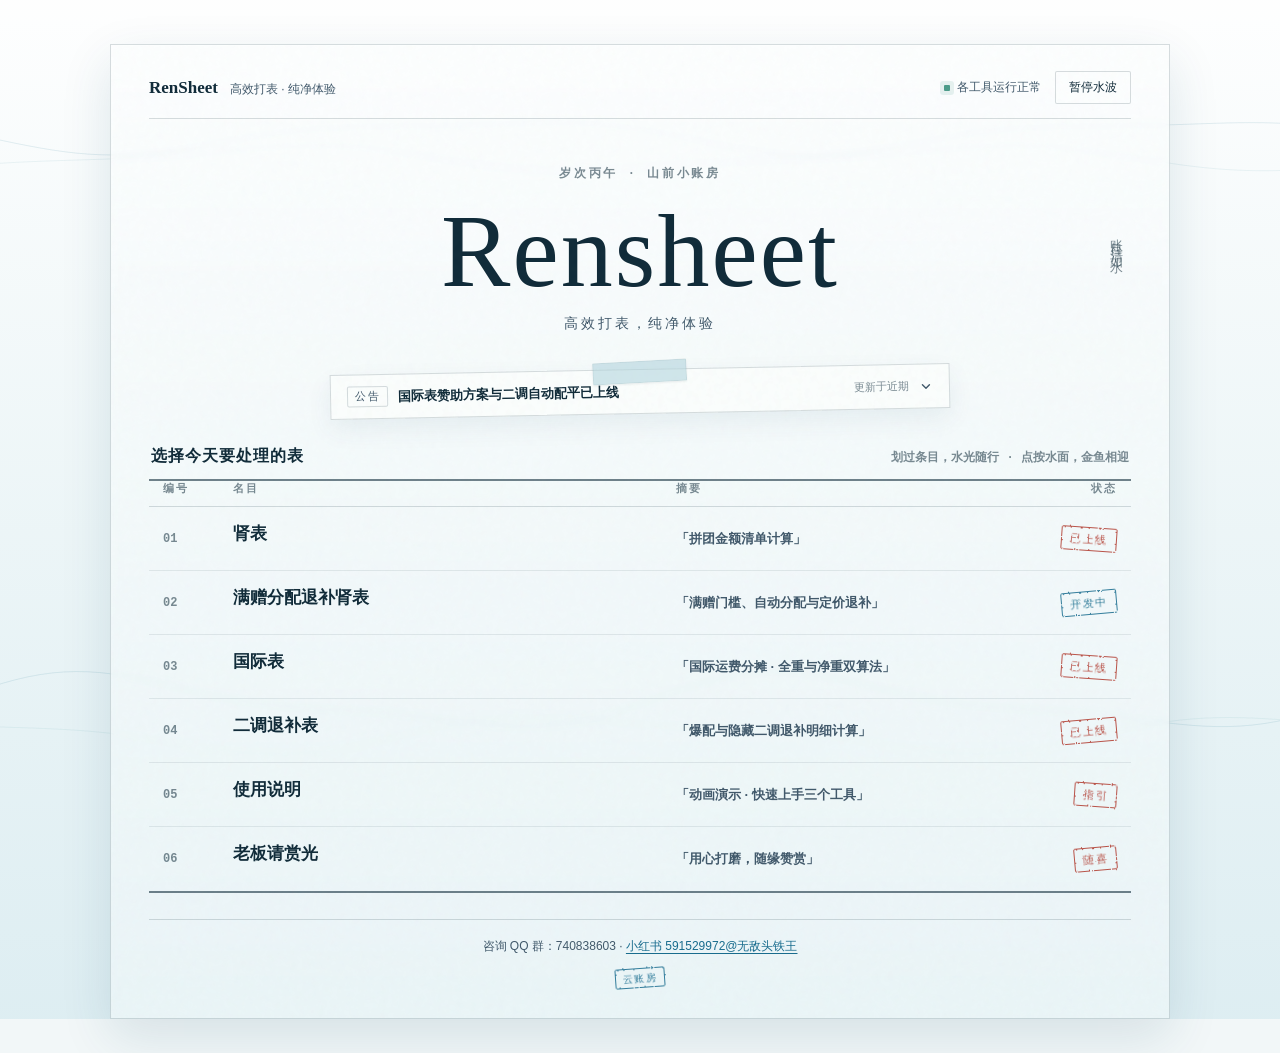
<file: index-water-preview.html>
<!DOCTYPE html>
<html lang="zh-CN">
<head>
<meta charset="UTF-8">
<meta http-equiv="Content-Security-Policy" content="default-src 'self'; script-src 'self' 'unsafe-inline'; style-src 'self' 'unsafe-inline'; img-src 'self' data:; connect-src 'none';">
<meta name="viewport" content="width=device-width, initial-scale=1.0">
<meta name="theme-color" content="#f2f7f8">
<title>RenSheet — 账页 · 水波预览</title>
<link rel="icon" type="image/png" sizes="32x32" href="images/favicon-32.png">
<style>
:root {
  --paper: #f2f7f8;
  --ink: #0f2a38;
  --ink-soft: #40586a;
  --ink-faint: rgba(15, 42, 56, .55);
  --water-ink: #176b8d;
  --wash: rgba(23, 107, 141, .1);
  --seal: #b03a2e;
  --rule: rgba(20, 48, 63, .17);
  --rule-soft: rgba(20, 48, 63, .09);
  --rule-strong: rgba(20, 48, 63, .6);
  --serif: "Songti SC", "Noto Serif SC", "SimSun", "宋体", serif;
  --sans: "PingFang SC", "Microsoft YaHei", "Segoe UI", sans-serif;
  --mono: "Cascadia Mono", Consolas, "SF Mono", monospace;
}
* { box-sizing: border-box; }
html { min-height: 100%; background: var(--paper); }
body {
  min-height: 100vh;
  margin: 0;
  color: var(--ink);
  font-family: var(--sans);
  background: linear-gradient(180deg, rgba(255,255,255,.9) 0%, rgba(235,245,247,.76) 50%, rgba(218,236,241,.86) 100%);
  overflow-x: hidden;
}
button, a { font: inherit; }
a { color: inherit; }
::selection { background: rgba(23, 107, 141, .2); }

.water-canvas { position: fixed; inset: 0; z-index: 0; width: 100%; height: 100%; opacity: .85; pointer-events: none; }

/* 账页：浮于水面的一张纸 */
.sheet {
  position: relative; z-index: 1;
  width: min(1060px, calc(100% - 36px)); margin: 26px auto 34px;
  padding: 26px 38px 30px;
  background: rgba(252, 254, 254, .4);
  border: 1px solid var(--rule);
  box-shadow: 0 1px 0 rgba(255,255,255,.35) inset, 0 18px 48px rgba(15, 74, 96, .12);
  backdrop-filter: blur(3px);
}
.sheet::after { /* 纸纤维 */
  content: ""; position: absolute; inset: 0; pointer-events: none; opacity: .05;
  background-image: url("data:image/svg+xml,%3Csvg viewBox='0 0 200 200' xmlns='http://www.w3.org/2000/svg'%3E%3Cfilter id='f'%3E%3CfeTurbulence type='fractalNoise' baseFrequency='.7' numOctaves='2' stitchTiles='stitch'/%3E%3C/filter%3E%3Crect width='100%25' height='100%25' filter='url(%23f)' opacity='.5'/%3E%3C/svg%3E");
}

.topbar { display: flex; align-items: center; justify-content: space-between; gap: 18px; padding-bottom: 14px; border-bottom: 1px solid var(--rule); }
.brand { display: inline-flex; align-items: baseline; gap: 12px; text-decoration: none; font-family: var(--serif); font-size: 17px; font-weight: 800; }
.brand-sub { font-family: var(--sans); font-size: 12px; font-weight: 500; color: var(--ink-soft); }
.top-actions { display: flex; align-items: center; gap: 14px; }
.status { display: inline-flex; align-items: center; gap: 7px; color: var(--ink-soft); font-size: 12px; font-weight: 500; }
.status-dot { width: 6px; height: 6px; border-radius: 1px; background: #4c9b89; box-shadow: 0 0 0 4px rgba(76,155,137,.13); }
.motion-toggle { padding: 7px 13px; border: 1px solid var(--rule); border-radius: 2px; color: var(--ink); background: rgba(255,255,255,.3); font-size: 12px; font-weight: 500; cursor: pointer; transition: border-color .2s ease, background .2s ease; }
.motion-toggle:hover { border-color: rgba(20,48,63,.45); background: rgba(255,255,255,.72); }
.motion-toggle:focus-visible { outline: 2px solid var(--water-ink); outline-offset: 3px; }

.hero { position: relative; padding: 46px 0 32px; text-align: center; }
.kicker { margin: 0; font-family: var(--mono); font-size: 12px; font-weight: 600; letter-spacing: .22em; color: var(--ink-faint); }
.title { margin: 14px 0 10px; font-family: "Palatino Linotype", "Book Antiqua", Georgia, var(--serif); font-size: clamp(64px, 9vw, 104px); font-weight: 400; letter-spacing: .02em; line-height: 1.05; text-shadow: 0 1px 0 rgba(255,255,255,.75); }
.tagline { margin: 0; font-size: 14px; font-weight: 500; letter-spacing: .2em; color: var(--ink-soft); }
.side-note { position: absolute; right: 6px; top: 50%; transform: translateY(-50%); margin: 0; writing-mode: vertical-rl; font-family: var(--serif); font-size: 13px; letter-spacing: .4em; color: var(--ink-faint); }
@media (max-width: 880px) { .side-note { display: none; } }

/* 浮签 */
.slip { max-width: 620px; margin: 4px auto 0; border: 1px solid var(--rule); background: rgba(252, 254, 253, .75); transform: rotate(-1.1deg); box-shadow: 0 10px 26px rgba(15, 74, 96, .07); transition: transform .25s ease; }
.slip[open] { transform: rotate(0); }
.slip::before { content: ""; position: absolute; top: -9px; left: 50%; transform: translateX(-50%) rotate(-2deg); width: 92px; height: 20px; background: rgba(174, 210, 218, .55); border: 1px solid rgba(20,48,63,.06); border-radius: 1px; box-shadow: 0 1px 2px rgba(20,48,63,.07); }
.slip summary { display: flex; align-items: center; gap: 10px; padding: 11px 16px; cursor: pointer; list-style: none; }
.slip summary::-webkit-details-marker { display: none; }
.slip-label { flex: none; padding: 2px 7px; border: 1px solid var(--rule); border-radius: 2px; font-family: var(--mono); font-size: 11px; letter-spacing: .14em; color: var(--ink-soft); }
.slip-title { flex: 1; text-align: left; font-size: 13px; font-weight: 700; }
.slip-time { flex: none; font-size: 11px; color: var(--ink-faint); }
.chev { flex: none; width: 14px; height: 14px; color: var(--ink-soft); transition: transform .25s ease; }
.slip[open] .chev { transform: rotate(180deg); }
.slip-body { margin: 9px 16px 0; padding: 10px 0 13px; border-top: 1px dashed var(--rule-soft); }
.slip-body p { margin: 0; color: var(--ink-soft); font-size: 13px; font-weight: 500; line-height: 1.7; }
.slip-body a { color: var(--water-ink); font-weight: 650; text-underline-offset: 3px; }

.ledger-head { display: flex; align-items: baseline; justify-content: space-between; gap: 24px; margin: 32px 2px 12px; }
.ledger-head h2 { margin: 0; font-family: var(--serif); font-size: 16px; font-weight: 800; letter-spacing: .06em; }
.ledger-head p { margin: 0; font-family: var(--mono); font-size: 12px; font-weight: 600; color: var(--ink-faint); }

/* 账目：文武线开合，条目即行 */
.ledger { border-top: 2px solid var(--rule-strong); border-bottom: 2px solid var(--rule-strong); }
.ledger-cols, .ledger-row { display: grid; grid-template-columns: 56px minmax(200px, 1.25fr) minmax(0, 1fr) 84px; gap: 14px; align-items: center; }
.ledger-cols { padding: 0 14px 10px; border-bottom: 1px solid var(--rule); font-family: var(--mono); font-size: 11px; font-weight: 600; letter-spacing: .2em; color: var(--ink-faint); }
.ledger-cols span:last-child { justify-self: end; }
.ledger-row {
  min-height: 64px; padding: 14px;
  text-decoration: none; color: var(--ink);
  border-bottom: 1px solid var(--rule-soft);
  transition: background .25s ease;
}
.ledger-row:last-child { border-bottom: 0; }
.ledger-row:hover { background: linear-gradient(90deg, var(--wash) 0%, rgba(23,107,141,.03) 60%, transparent 100%); }
.ledger-row:focus-visible { outline: 1px dashed var(--water-ink); outline-offset: -4px; }
.idx { font-family: var(--mono); font-size: 12px; font-weight: 600; color: var(--ink-faint); }
.name { display: flex; flex-direction: column; align-items: flex-start; gap: 3px; font-family: var(--serif); font-size: 17px; font-weight: 800; }
.desc { font-size: 13px; font-weight: 600; color: var(--ink-soft); }
.seal { justify-self: end; }

/* 朱砂章：印章即状态 */
.seal {
  display: inline-block; padding: 3px 8px 2px;
  border: 1.4px solid currentColor; border-radius: 2px;
  font-family: var(--serif); font-size: 11px; line-height: 1.5; letter-spacing: .14em;
  color: var(--seal); opacity: .88; transform: rotate(-5deg);
  filter: url(#stampRough);
  transition: transform .25s ease, opacity .2s ease;
}
.ledger-row:nth-child(even) .seal { transform: rotate(4deg); }
.ledger-row:hover .seal, .ledger-row:focus-visible .seal { transform: rotate(-1deg) scale(1.04); opacity: 1; }
.seal.blue { color: var(--water-ink); }

/* 笔划重点 */
.squiggle { display: block; width: 46px; height: 8px; opacity: 0; transition: opacity .2s ease; }
.squiggle path { fill: none; stroke: var(--water-ink); stroke-width: 2; stroke-linecap: round; stroke-dasharray: 80; stroke-dashoffset: 80; }
.ledger-row:hover .squiggle, .ledger-row:focus-visible .squiggle { opacity: 1; }
.ledger-row:hover .squiggle path, .ledger-row:focus-visible .squiggle path { stroke-dashoffset: 0; transition: stroke-dashoffset .5s ease .08s; }

.colophon { display: flex; flex-direction: column; align-items: center; gap: 9px; margin-top: 26px; padding-top: 16px; border-top: 1px solid var(--rule); text-align: center; }
.colophon .line { font-size: 12px; font-weight: 500; color: var(--ink-soft); line-height: 1.7; }
.colophon a { color: var(--water-ink); text-underline-offset: 3px; }
.seal-mini { margin-top: 2px; font-size: 10px; padding: 2px 7px 1px; color: var(--water-ink); transform: rotate(-4deg); }

@media (max-width: 760px) {
  .sheet { width: min(100% - 24px, 560px); padding: 16px 14px 20px; }
  .brand-sub, .status, .slip-time { display: none; }
  .hero { padding: 30px 0 24px; }
  .title { font-size: clamp(52px, 17vw, 84px); }
  .ledger-cols { grid-template-columns: 40px 1fr 60px; }
  .ledger-cols span:nth-child(3) { display: none; }
  .ledger-row { grid-template-columns: 40px minmax(0, 1fr) 60px; padding: 12px 10px; min-height: 58px; }
  .ledger-row .idx { grid-row: 1 / span 2; }
  .ledger-row .name { grid-column: 2; grid-row: 1; font-size: 16px; }
  .ledger-row .desc { grid-column: 2; grid-row: 2; font-size: 12px; }
  .ledger-row .seal { grid-column: 3; grid-row: 1 / span 2; }
  .ledger-head { flex-direction: column; gap: 4px; margin-top: 24px; }
  .colophon { gap: 7px; }
}
@media (prefers-reduced-motion: reduce) { *, *::before, *::after { animation-duration: .01ms !important; transition-duration: .01ms !important; } }
</style>
</head>
<body>
<canvas class="water-canvas" id="waterCanvas" aria-hidden="true"></canvas>
<svg width="0" height="0" aria-hidden="true">
  <filter id="stampRough" x="-20%" y="-20%" width="140%" height="140%">
    <feTurbulence type="fractalNoise" baseFrequency="0.85" numOctaves="2" stitchTiles="stitch" result="n"/>
    <feDisplacementMap in="SourceGraphic" in2="n" scale="2.4" xChannelSelector="R" yChannelSelector="G"/>
  </filter>
</svg>

<main class="sheet">
  <nav class="topbar" aria-label="首页导航">
    <a class="brand" href="index.html">RenSheet<span class="brand-sub">高效打表 · 纯净体验</span></a>
    <div class="top-actions"><span class="status"><span class="status-dot"></span>各工具运行正常</span><button class="motion-toggle" id="motionToggle" type="button" aria-label="暂停水波" title="暂停水波">暂停水波</button></div>
  </nav>

  <header class="hero">
    <p class="kicker">岁次丙午 · 山前小账房</p>
    <h1 class="title">Rensheet</h1>
    <p class="tagline">高效打表，纯净体验</p>
    <p class="side-note" aria-hidden="true">账目清如水</p>
  </header>

  <details class="slip">
    <summary><span class="slip-label">公告</span><span class="slip-title">国际表赞助方案与二调自动配平已上线</span><span class="slip-time">更新于近期</span><svg class="chev" viewBox="0 0 16 16" aria-hidden="true"><path d="M4 6l4 4 4-4" fill="none" stroke="currentColor" stroke-width="1.6" stroke-linecap="round" stroke-linejoin="round"/></svg></summary>
    <div class="slip-body"><p>国际表已上线<a href="https://www.ifdian.net/a/baiyanxi" target="_blank" rel="noopener">爱发电赞助方案</a>，赞助后凭订单号<a href="get-code.html">自助取码</a>激活。二调退补表已支持自动配平，可直接生成退补明细。</p></div>
  </details>

  <div class="ledger-head"><h2>选择今天要处理的表</h2><p>划过条目，水光随行 · 点按水面，金鱼相迎</p></div>

  <section class="ledger" aria-label="工具入口">
    <div class="ledger-cols" aria-hidden="true"><span>编号</span><span>名目</span><span>摘要</span><span>状态</span></div>
    <a class="ledger-row" href="shenbiao.html">
      <span class="idx">01</span>
      <span class="name">肾表<svg class="squiggle" viewBox="0 0 48 8" preserveAspectRatio="none" aria-hidden="true"><path d="M2 6 C 9 2, 16 2, 24 5 S 39 8, 46 4"/></svg></span>
      <span class="desc">「拼团金额清单计算」</span>
      <span class="seal">已上线</span>
    </a>
    <a class="ledger-row" href="manzeng.html">
      <span class="idx">02</span>
      <span class="name">满赠分配退补肾表<svg class="squiggle" viewBox="0 0 48 8" preserveAspectRatio="none" aria-hidden="true"><path d="M2 6 C 9 2, 16 2, 24 5 S 39 8, 46 4"/></svg></span>
      <span class="desc">「满赠门槛、自动分配与定价退补」</span>
      <span class="seal blue">开发中</span>
    </a>
    <a class="ledger-row" href="guoji.html">
      <span class="idx">03</span>
      <span class="name">国际表<svg class="squiggle" viewBox="0 0 48 8" preserveAspectRatio="none" aria-hidden="true"><path d="M2 6 C 9 2, 16 2, 24 5 S 39 8, 46 4"/></svg></span>
      <span class="desc">「国际运费分摊 · 全重与净重双算法」</span>
      <span class="seal">已上线</span>
    </a>
    <a class="ledger-row" href="RatioFix.html">
      <span class="idx">04</span>
      <span class="name">二调退补表<svg class="squiggle" viewBox="0 0 48 8" preserveAspectRatio="none" aria-hidden="true"><path d="M2 6 C 9 2, 16 2, 24 5 S 39 8, 46 4"/></svg></span>
      <span class="desc">「爆配与隐藏二调退补明细计算」</span>
      <span class="seal">已上线</span>
    </a>
    <a class="ledger-row" href="guide.html">
      <span class="idx">05</span>
      <span class="name">使用说明<svg class="squiggle" viewBox="0 0 48 8" preserveAspectRatio="none" aria-hidden="true"><path d="M2 6 C 9 2, 16 2, 24 5 S 39 8, 46 4"/></svg></span>
      <span class="desc">「动画演示 · 快速上手三个工具」</span>
      <span class="seal">指引</span>
    </a>
    <a class="ledger-row" href="dashang.html">
      <span class="idx">06</span>
      <span class="name">老板请赏光<svg class="squiggle" viewBox="0 0 48 8" preserveAspectRatio="none" aria-hidden="true"><path d="M2 6 C 9 2, 16 2, 24 5 S 39 8, 46 4"/></svg></span>
      <span class="desc">「用心打磨，随缘赞赏」</span>
      <span class="seal">随喜</span>
    </a>
  </section>

  <footer class="colophon">
    <span class="line">咨询 QQ 群：740838603 · <a href="https://www.xiaohongshu.com/user/profile/591529972" target="_blank" rel="noopener">小红书 591529972@无敌头铁王</a></span>
    <span class="seal seal-mini">云账房</span>
  </footer>
</main>

<script src="lib/water.js"></script>
<script>if (window.WaterFx) { window.WaterFx.init({ waves: true, ripples: true, fish: true, toggleId: 'motionToggle' }); }</script>
</body>
</html>
</file>
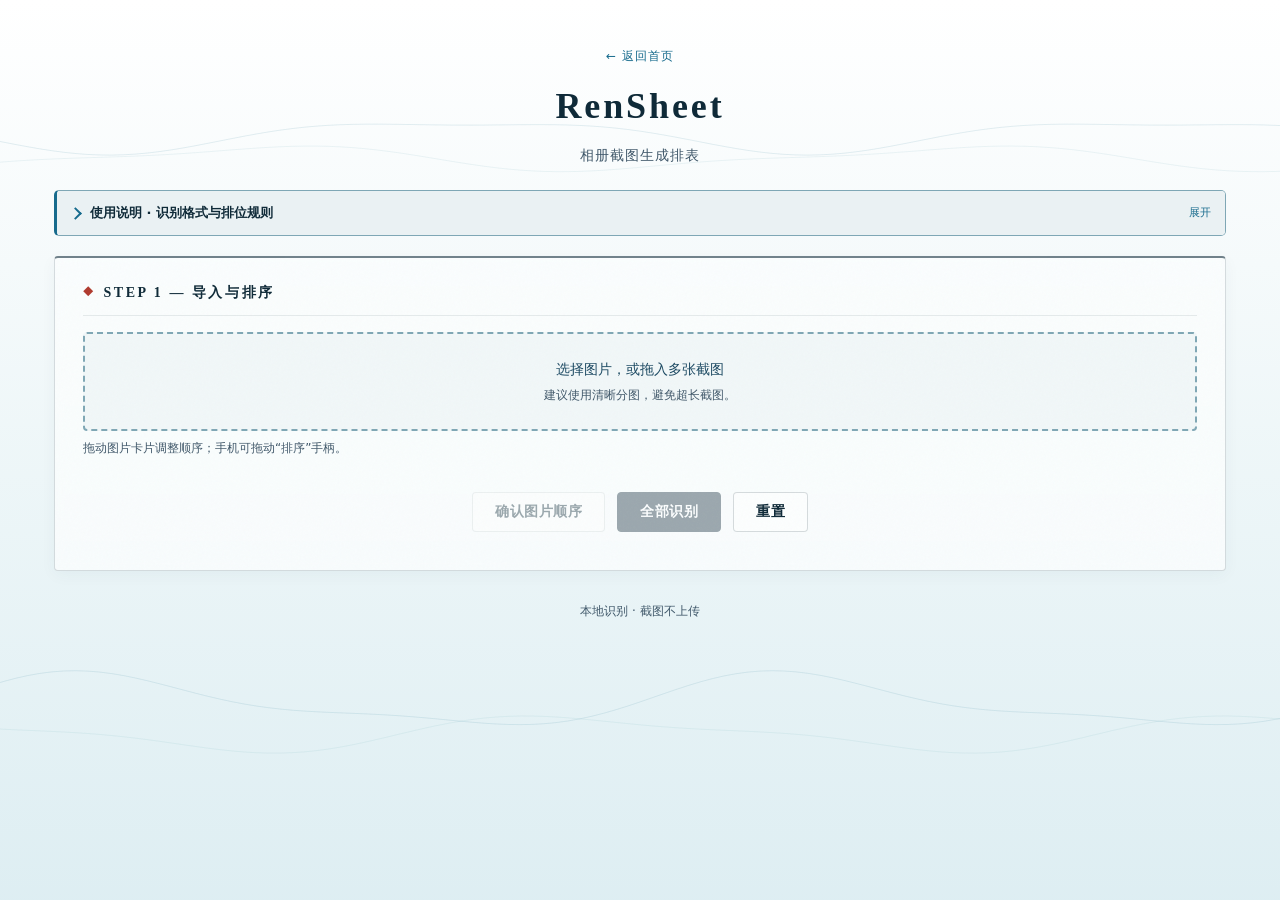
<file: ocr.html>
<!DOCTYPE html>
<html lang="zh-CN">
<head>
<meta charset="UTF-8">
<meta http-equiv="Content-Security-Policy" content="default-src 'self'; script-src 'self' 'unsafe-inline' 'wasm-unsafe-eval'; style-src 'self' 'unsafe-inline'; img-src 'self' data: blob:; connect-src 'self'; worker-src 'self' blob:;">
<meta name="viewport" content="width=device-width, initial-scale=1.0">
<title>RenSheet — 相册拼谷排表生成</title>
<link rel="icon" type="image/png" sizes="32x32" href="images/favicon-32.png">
<link rel="icon" type="image/png" sizes="48x48" href="images/favicon-48.png">
<link rel="apple-touch-icon" href="images/apple-touch-icon.png">
<script src="lib/ocr/ort.wasm.min.js"></script>
<script src="lib/ocr/ocr-engine.js"></script>
<script src="lib/ocr/comment-parse.js"></script>
<script src="lib/xlsx.full.min.js"></script>
<script src="lib/exceljs.min.js"></script>
<style>
:root {
  --blue-900:#0D2137; --blue-700:#1A4570; --blue-500:#2B6FA8; --blue-300:#7BB3DD;
  --blue-100:#D6EAF5; --blue-50:#EDF5FA; --water:#B8D8E3;
  --gray-700:#4A5568; --gray-400:#A0AEC0; --gray-200:#E2E8F0; --gray-100:#F7FAFC; --white:#FFFFFF;
  --warn:#B7791F; --warn-bg:#FFFBE6; --warn-line:#F0DFA8;
  --err:#C53030; --err-bg:#FFF5F5; --err-line:#F5C6C6;
  --ok:#2F855A; --ok-bg:#F0FAF4; --ok-line:#B7E0C6;
  --radius:8px; --font:'Segoe UI','PingFang SC','Microsoft YaHei',system-ui,sans-serif;
  --ease-out:cubic-bezier(.23,1,.32,1); --ease-in-out:cubic-bezier(.77,0,.175,1);
  --dur-1:150ms; --dur-2:220ms; --dur-3:320ms;
}
* { margin:0; padding:0; box-sizing:border-box; }
body { font-family:var(--font); background:var(--gray-100); color:var(--gray-700); line-height:1.6; -webkit-font-smoothing:antialiased; }
.container { max-width:1000px; margin:0 auto; padding:44px 28px 80px; }
.header { text-align:center; padding:48px 0 40px; }
.header h1 { font-size:36px; font-weight:300; color:var(--blue-900); letter-spacing:4px; }
.header .intro { margin-top:12px; font-size:16px; color:var(--blue-700); font-weight:500; letter-spacing:1px; }
.card { background:var(--white); border-radius:var(--radius); padding:32px 36px; margin-bottom:20px; border:1px solid var(--gray-200); box-shadow:0 1px 3px rgba(0,0,0,.04); text-align:center; animation:cardIn .5s var(--ease-out) both; }
.card-title { font-size:14px; font-weight:600; color:var(--blue-700); text-transform:uppercase; letter-spacing:2px; margin-bottom:18px; }
.card.locked { opacity:.42; pointer-events:none; filter:saturate(.45); }
.card.now { border-color:var(--blue-300); box-shadow:0 0 0 3px var(--blue-50); }

.instructions { display:grid; grid-template-columns:repeat(3,1fr); gap:14px; }
.inst-step { display:flex; flex-direction:column; align-items:center; padding:18px 12px; background:var(--blue-50); border-radius:var(--radius); }
.inst-step .step-num { font-size:11px; font-weight:700; color:var(--blue-300); letter-spacing:1px; }
.inst-step .step-text { margin-top:6px; font-size:13px; color:var(--blue-700); font-weight:500; line-height:1.5; text-align:center; }

.drop-zone { border:2px dashed var(--blue-300); border-radius:var(--radius); padding:32px; text-align:center; cursor:pointer; transition:border-color var(--dur-2) var(--ease-out),background var(--dur-2) var(--ease-out); background:var(--blue-50); }
.drop-zone:hover,.drop-zone.drag-over { border-color:var(--blue-500); background:var(--blue-100); }
.drop-zone .dz-text { font-size:14px; color:var(--blue-700); font-weight:500; }
.drop-zone .dz-hint { font-size:12px; color:var(--gray-700); margin-top:6px; }

.btn { display:inline-flex; align-items:center; justify-content:center; gap:6px; padding:10px 22px; font-size:14px; font-family:var(--font); font-weight:600; border-radius:var(--radius); border:1px solid var(--blue-500); background:var(--blue-500); color:#fff; cursor:pointer; transition:background var(--dur-1) var(--ease-out),border-color var(--dur-1) var(--ease-out),color var(--dur-1) var(--ease-out),transform var(--dur-1) var(--ease-out); letter-spacing:.5px; }
.btn:hover:not(:disabled) { background:var(--blue-700); border-color:var(--blue-700); }
.btn:disabled { opacity:.4; cursor:not-allowed; }
.btn.ghost { background:var(--white); color:var(--blue-700); border-color:var(--blue-300); }
.btn.ghost:hover:not(:disabled) { background:var(--blue-50); border-color:var(--blue-500); }
.btn.ok { background:var(--ok); border-color:var(--ok); }
.btn.sm { padding:6px 14px; font-size:12px; }
.btn.xs { padding:3px 9px; font-size:11px; }
.btn.danger { background:var(--white); color:var(--err); border-color:var(--err-line); }
.btn.danger:hover:not(:disabled) { background:var(--err-bg); }
.btn-row { display:flex; gap:12px; justify-content:center; flex-wrap:wrap; margin-top:18px; }

.preview-box { margin-top:18px; }
.preview-box img { max-width:100%; max-height:260px; border:none; border-radius:6px; background:#fff; box-shadow:0 0 0 1px rgba(0,0,0,.1); }
.preview-meta { font-size:12px; color:var(--gray-400); margin-top:8px; }

.progress { margin-top:16px; display:none; }
.progress.on { display:block; }
.bar { height:6px; background:var(--blue-100); border-radius:3px; overflow:hidden; }
.bar > i { display:block; height:100%; width:0; background:var(--blue-500); transition:width .2s; }
.progress .plabel { font-size:12px; color:var(--blue-700); margin-top:8px; font-weight:500; }

table.data { width:100%; border-collapse:collapse; font-size:13px; margin-top:4px; }
table.data th,table.data td { border:1px solid var(--gray-200); padding:7px 9px; text-align:left; vertical-align:middle; }
table.data th { background:var(--blue-50); color:var(--blue-700); font-weight:600; font-size:12px; letter-spacing:.5px; white-space:nowrap; }
table.data td.c,table.data th.c { text-align:center; }
table.data input[type=text],table.data input[type=number] { width:100%; border:1px solid transparent; background:transparent; font:inherit; color:inherit; padding:3px 4px; border-radius:4px; }
table.data input[type=text]:focus,table.data input[type=number]:focus { border-color:var(--blue-300); background:#fff; outline:none; }
table.data tr.pending td { background:var(--warn-bg); }
table.data tr.ignored td { color:var(--gray-400); }
.scroll { max-height:440px; overflow:auto; border-radius:6px; }

.note { font-size:12.5px; color:var(--blue-700); background:var(--blue-50); border-radius:6px; padding:10px 14px; text-align:left; line-height:1.75; }
.note.warn { background:var(--warn-bg); color:var(--warn); border:1px solid var(--warn-line); }
.note.err { background:var(--err-bg); color:var(--err); border:1px solid var(--err-line); }
.note.ok { background:var(--ok-bg); color:var(--ok); border:1px solid var(--ok-line); }
.note b { font-weight:700; }
.note code { background:#fff; padding:1px 5px; border-radius:4px; border:1px solid var(--gray-200); font-size:12px; }
.tag { display:inline-block; font-size:11px; padding:1px 7px; border-radius:10px; border:1px solid var(--blue-300); color:var(--blue-700); margin-left:6px; }
.tag.new { border-color:var(--warn-line); color:var(--warn); background:var(--warn-bg); }
.tag.done { border-color:var(--ok-line); color:var(--ok); background:var(--ok-bg); }

.grid-wrap { overflow:auto; }
table.grid { border-collapse:collapse; font-size:12.5px; margin:0 auto; }
table.grid th,table.grid td { border:1px solid var(--gray-200); padding:6px 10px; text-align:center; white-space:nowrap; }
table.grid th { background:var(--blue-50); color:var(--blue-700); font-weight:600; }
table.grid td.seq { background:var(--gray-100); color:var(--gray-400); }
table.grid td.empty { background:#FCFDFE; }
table.grid th .ord { display:block; margin-top:3px; }
table.grid th .ord button { border:1px solid var(--gray-200); background:#fff; color:var(--blue-700); border-radius:4px; cursor:pointer; font-size:10px; line-height:1; padding:2px 5px; }
table.grid th .ord button:hover { background:var(--blue-50); border-color:var(--blue-300); }

.field { display:flex; align-items:center; gap:10px; justify-content:center; flex-wrap:wrap; margin-top:12px; }
.field label { font-size:13px; color:var(--blue-700); font-weight:600; }
.field input[type=text],.field input[type=number] { padding:8px 12px; border:1px solid var(--gray-200); border-radius:6px; font:inherit; font-size:13px; color:var(--gray-700); }
.field input:focus { outline:none; border-color:var(--blue-300); }
.stat { display:flex; gap:22px; justify-content:center; flex-wrap:wrap; font-size:13px; color:var(--blue-700); margin-top:14px; }
.stat b { font-weight:700; color:var(--blue-900); }
.empty-hint { font-size:13px; color:var(--gray-400); padding:22px 0; }
.footer { text-align:center; font-size:12px; color:var(--gray-400); padding:30px 0 10px; line-height:2; }
.toast { position:fixed; left:50%; bottom:42px; transform:translateX(-50%) translateY(20px); background:var(--blue-900); color:#fff; font-size:13.5px; padding:11px 22px; border-radius:22px; opacity:0; pointer-events:none; transition:opacity var(--dur-3) var(--ease-out),transform var(--dur-3) var(--ease-out); z-index:99; max-width:84vw; text-align:center; }
.toast.on { opacity:.96; transform:translateX(-50%) translateY(0); }
.toast.err { background:#7B1E1E; }
.req { color:#C53030; font-weight:700; margin-left:2px; }
.newrow { display:flex; gap:8px; justify-content:center; align-items:center; flex-wrap:wrap; margin-top:12px; }
.newrow input { padding:7px 10px; border:1px solid var(--gray-200); border-radius:6px; font:inherit; font-size:13px; width:150px; }
.newrow .arrow { color:var(--gray-400); font-size:13px; }

@media (max-width:768px) {
  .container { padding:28px 16px 60px; }
  .header h1 { font-size:26px; letter-spacing:2px; }
  .card { padding:22px 16px; }
  .instructions { grid-template-columns:1fr; }
  table.data { font-size:12px; }
  table.data th,table.data td { padding:5px 6px; }
  .scroll { max-height:none; }
  .livebtn { right:12px; bottom:88px; padding:9px 13px; font-size:12.5px; }
  .livepanel { right:12px; left:12px; width:auto; bottom:140px; max-height:56vh; }
  .lp-title { font-size:12.5px; letter-spacing:.1em; }
  .lp-stats { font-size:11.5px; }
  .lp-head { padding:8px 10px; }
}
</style>
<style id="zhangye-skin">
/* ===== 账页皮肤：与首页 / 肾表 / 国际表同一套纸墨配色，只换色排版 ===== */
:root {
  --blue-900:#0f2a38; --blue-700:#1c4a63; --blue-500:#176b8d; --blue-300:#7fa7b5;
  --blue-100:#cfe3e9; --blue-50:#eaf1f3; --water:#a8ccd8;
  --gray-700:#40586a; --gray-400:#93a6b1; --gray-200:#d8e2e6; --gray-100:#f4f8f9; --white:#fdfefe;
  --gray-900:#0f2a38; --radius:4px;
  --ink:#0f2a38; --ink-soft:#40586a; --water-ink:#176b8d; --seal:#b03a2e;
  --rule:rgba(20,48,63,.17); --rule-soft:rgba(20,48,63,.09); --rule-strong:rgba(20,48,63,.6);
  --serif:"Songti SC","Noto Serif SC","SimSun","宋体",serif;
  --mono:"Cascadia Mono",Consolas,"SF Mono",monospace;
  --warn:#8a5a12; --warn-bg:rgba(250,243,224,.85); --warn-line:rgba(176,58,46,.22);
  --err:#b03a2e; --err-bg:rgba(253,240,238,.9); --err-line:rgba(176,58,46,.28);
  --ok:#1c6b4a; --ok-bg:rgba(232,245,238,.9); --ok-line:rgba(28,107,74,.25);
}
html { min-height:100%; background:linear-gradient(180deg, rgba(255,255,255,.95) 0%, rgba(235,245,247,.85) 50%, rgba(218,236,241,.9) 100%); }
body { background:transparent; }
.container { position:relative; z-index:1; }

/* 宣纸卡片 */
.card {
  position:relative;
  background:rgba(252,254,254,.82);
  border:1px solid var(--rule);
  border-top:2px solid var(--rule-strong);
  box-shadow:0 1px 0 rgba(255,255,255,.35) inset, 0 12px 32px rgba(15,74,96,.1);
}
.card::after {
  content:""; position:absolute; inset:0; pointer-events:none; opacity:.05;
  background-image:url("data:image/svg+xml,%3Csvg viewBox='0 0 200 200' xmlns='http://www.w3.org/2000/svg'%3E%3Cfilter id='f'%3E%3CfeTurbulence type='fractalNoise' baseFrequency='.7' numOctaves='2' stitchTiles='stitch'/%3E%3C/filter%3E%3Crect width='100%25' height='100%25' filter='url(%23f)' opacity='.5'/%3E%3C/svg%3E");
}
@supports selector(:has(*)) {
  .card:not(:has(.modal-backdrop)) { backdrop-filter:blur(4px); -webkit-backdrop-filter:blur(4px); }
}
.card.now { border-color:var(--blue-500); box-shadow:0 0 0 3px rgba(23,107,141,.12), 0 12px 32px rgba(15,74,96,.1); }

/* 排印 */
.header .back { display:inline-block; margin-bottom:12px; font-size:13px; color:var(--blue-500); text-decoration:none; letter-spacing:1px; transition:color .15s; }
.header .back:hover { color:var(--blue-700); }
.header h1 { font-family:var(--serif); font-weight:800; letter-spacing:.08em; color:var(--ink); }
.header .intro { color:var(--ink-soft); }
.card-title {
  font-family:var(--serif); font-weight:800; letter-spacing:.18em; color:var(--ink);
  border-bottom:1px solid var(--rule-soft); padding-bottom:10px;
}
.card-title::before { content:"◆"; color:var(--seal); margin-right:8px; font-size:.72em; vertical-align:2px; }
.inst-step { border:1px solid var(--rule-soft); background:rgba(234,241,243,.55); }
.inst-step .step-num { color:var(--seal); font-family:var(--mono); }

/* 纸墨控件 */
.drop-zone { background:rgba(234,241,243,.55); }
.drop-zone:hover,.drop-zone.drag-over { background:rgba(207,227,233,.7); }
.btn { background:var(--ink); border-color:var(--ink); }
.btn:hover:not(:disabled) { background:var(--water-ink); border-color:var(--water-ink); }
.btn.ghost { background:rgba(255,255,255,.6); border-color:var(--rule); color:var(--ink); }
.btn.ghost:hover:not(:disabled) { background:var(--blue-50); border-color:var(--blue-500); }
.btn.ok { background:var(--water-ink); border-color:var(--water-ink); }
.btn.ok:hover:not(:disabled) { background:var(--ink); border-color:var(--ink); }
.btn.danger { background:rgba(255,255,255,.6); border-color:var(--err-line); color:var(--seal); }
.btn.danger:hover:not(:disabled) { background:var(--err-bg); }
.field input[type=text],.field input[type=number],.newrow input { border-color:var(--rule); background:rgba(255,255,255,.65); color:var(--ink); }

/* 提示条 */
.note { background:rgba(234,241,243,.55); border:1px solid var(--rule-soft); color:var(--ink-soft); }
.note b { color:var(--ink); }
.note code { border-color:var(--rule); background:rgba(255,255,255,.7); color:var(--ink); }
.note.warn { background:var(--warn-bg); color:var(--warn); border-color:var(--warn-line); }
.note.err { background:var(--err-bg); color:var(--err); border-color:var(--err-line); }
.note.ok { background:var(--ok-bg); color:var(--ok); border-color:var(--ok-line); }
.tag { border-color:var(--rule); color:var(--ink-soft); }
.tag.new { border-color:var(--warn-line); color:var(--warn); background:var(--warn-bg); }
.tag.done { border-color:var(--ok-line); color:var(--ok); background:var(--ok-bg); }

/* 表格只调字体边线 */
table.data th { background:var(--ink); color:#fff; font-family:var(--serif); letter-spacing:.12em; border-color:var(--rule); }
table.data td { border-color:var(--rule-soft); }
table.data input[type=text],table.data input[type=number] { color:var(--ink); }
table.data tr.pending td { background:var(--warn-bg); }
table.grid th { background:var(--ink); color:#fff; font-family:var(--serif); letter-spacing:.1em; border-color:var(--rule); }
table.grid td { border-color:var(--rule-soft); }
table.grid td.seq { background:rgba(234,241,243,.5); color:var(--ink-soft); }
table.grid th .ord button { border-color:var(--rule); color:var(--ink); background:rgba(255,255,255,.85); }
table.grid th .ord button:hover { background:var(--blue-50); border-color:var(--blue-500); }
.stat { color:var(--ink-soft); }
.stat b { color:var(--ink); }
.footer { color:var(--ink-soft); }

/* Toast 只换背景 */
.toast { background:var(--ink); border:1px solid var(--rule); }
.toast.err { background:var(--seal); }

/* ===== 实时排表悬浮窗（随开随关 · 可拖动 · 同一套纸墨配色） ===== */
.livebtn {
  position:fixed; right:22px; bottom:92px; z-index:70;
  display:inline-flex; align-items:center; gap:8px;
  padding:10px 16px; font-family:var(--font); font-size:13px; font-weight:600; letter-spacing:.5px;
  color:var(--ink); background:rgba(252,254,254,.95);
  border:1px solid var(--blue-300); border-radius:var(--radius);
  box-shadow:0 10px 26px rgba(15,74,96,.16); cursor:pointer; transition:transform .18s ease, border-color .18s ease, box-shadow .18s ease;
}
.livebtn:hover { border-color:var(--blue-500); transform:translateY(-1px); box-shadow:0 14px 30px rgba(15,74,96,.2); }
.livebtn.on { background:var(--ink); color:#fff; border-color:var(--ink); }
.livebtn .lc-dot { width:7px; height:7px; border-radius:50%; background:var(--seal); flex:0 0 auto; }
.livebtn.ok .lc-dot { background:#7fd0a5; }

.livepanel {
  position:fixed; right:22px; bottom:146px; z-index:71;
  width:min(860px, calc(100vw - 44px)); height:min(640px, 72vh); max-height:calc(100dvh - 100px);
  display:flex; flex-direction:column; text-align:left; overflow:hidden;
  background:rgba(252,254,254,.97);
  border:1px solid var(--rule); border-top:2px solid var(--rule-strong);
  border-radius:var(--radius);
  box-shadow:0 18px 46px rgba(15,74,96,.22);
  backdrop-filter:blur(5px); -webkit-backdrop-filter:blur(5px);
}
.lp-head { display:flex; align-items:center; gap:9px; row-gap:6px; flex-wrap:wrap;
  padding:9px 12px; border-bottom:1px solid var(--rule-soft); cursor:move; touch-action:none; }
.lp-title { font-family:var(--serif); font-weight:800; letter-spacing:.16em; color:var(--ink); font-size:13px; white-space:nowrap; flex:0 0 auto; }
.lp-title::before { content:"◆"; color:var(--seal); margin-right:6px; font-size:.75em; vertical-align:2px; }
.lp-dot { width:6px; height:6px; border-radius:50%; background:var(--seal); flex:0 0 auto; }
.livepanel.ok .lp-dot { background:#1c6b4a; }
.lp-stats { font-size:12px; color:var(--ink-soft); flex:1 1 auto; min-width:0; overflow:hidden; text-overflow:ellipsis; white-space:nowrap; text-align:right; }
.lp-stats b { color:var(--ink); }
.lp-actions { display:flex; align-items:center; gap:6px; flex:0 0 auto; margin-left:auto; }
.lp-btn { border:1px solid var(--rule); background:rgba(255,255,255,.75); color:var(--ink-soft); border-radius:4px;
  cursor:pointer; font-size:11px; padding:3px 8px; font-family:var(--font); white-space:nowrap; }
.lp-btn:hover { border-color:var(--blue-500); color:var(--ink); }
.lp-body { overflow:auto; padding:0 12px; flex:1; min-height:0; }
.lp-body table.grid { font-size:12px; margin:0; }
.lp-body table.grid th, .lp-body table.grid td { padding:4px 8px; }
.lp-foot { padding:7px 30px 7px 12px; border-top:1px solid var(--rule-soft); font-size:11.5px; color:var(--gray-400); }
.lp-empty { font-size:12.5px; color:var(--gray-400); padding:14px 4px; text-align:center; }
/* 右下角缩放把手 */
.lp-resize { position:absolute; right:0; bottom:0; width:24px; height:24px; cursor:nwse-resize; touch-action:none; }
.lp-resize::after { content:""; position:absolute; right:5px; bottom:5px; width:10px; height:10px;
  border-right:2px solid var(--rule-strong); border-bottom:2px solid var(--rule-strong); opacity:.55; }
.lp-resize:hover::after { opacity:1; border-color:var(--blue-500); }

/* ===== 顶栏 ===== */
.hdr-bar { position:relative; display:flex; align-items:center; justify-content:center; margin-bottom:12px; min-height:26px; }
</style>

<style id="batch-layout">
[hidden]{display:none!important;}
table.grid th,table.grid td{white-space:normal;overflow-wrap:anywhere;word-break:break-word;}
table.grid th .ord{display:flex;gap:6px;justify-content:center;}
.thumb{display:block;width:100%;padding:0;border:0;background:transparent;min-height:104px;color:var(--ink-soft);cursor:zoom-in;}
.record-meta b,.record-meta small{display:block;}
.alias-details table.data input[type=text]{border:1px solid var(--rule);background:rgba(255,255,255,.7);padding:6px;}
input:disabled{opacity:.5;}
.grid-wrap th{z-index:2;}

.container{max-width:1220px;padding:24px 24px 72px}.header{padding:18px 0 24px}.header .intro{margin-top:8px;font-size:14px}.header .back{font-size:12px}.card{padding:24px 28px;box-shadow:0 4px 16px rgba(15,74,96,.045)}.card-title{text-align:left;margin-bottom:16px}.guide{margin-bottom:20px;border-bottom:1px dashed var(--rule);padding:0 0 16px}.guide summary{cursor:pointer;font-size:13px;font-weight:600;color:var(--ink-soft)}.guide ol{display:flex;gap:24px;flex-wrap:wrap;padding:12px 0 0 22px;font-size:13px}.guide p{font-size:12px;color:var(--ink-soft);margin-top:10px}.drop-zone{padding:24px}.queue-notice{margin-top:12px}.queue{display:grid;grid-template-columns:repeat(auto-fill,minmax(156px,1fr));gap:12px;margin-top:16px;text-align:left}.queue-item{border:1px solid var(--rule);padding:10px;background:rgba(255,255,255,.65);border-radius:4px;min-width:0}.queue-item img{display:block;width:100%;height:104px;object-fit:cover;object-position:top;border-radius:2px;cursor:pointer;box-shadow:0 0 0 1px rgba(0,0,0,.1)}.queue-name{font-size:12px;color:var(--ink);font-weight:600;overflow-wrap:anywhere;margin:7px 0 3px}.queue-meta{font-size:11px;color:var(--ink-soft)}.queue-actions{display:flex;align-items:center;gap:6px;margin-top:8px}.queue-actions .btn{min-width:30px;min-height:30px;padding:3px 8px}.queue-actions .remove{margin-left:auto}.queue-item.done{border-color:rgba(28,107,74,.32)}.queue-item.failed{border-color:var(--err-line)}.queue-item.selected{outline:2px solid var(--water-ink);outline-offset:2px}.queue-status{display:block;font-size:12px;margin-top:5px}.order-state{font-size:12px;color:var(--ink-soft);margin-top:10px}.card[hidden],.note[hidden],dialog:not([open]){display:none!important}.card.locked{opacity:1;pointer-events:auto;filter:none}.toolbar{display:flex;align-items:center;gap:10px;flex-wrap:wrap;text-align:left;margin:12px 0}.toolbar label{font-size:12px;color:var(--ink-soft)}select{font:inherit;font-size:13px;border:1px solid var(--rule);padding:7px 9px;background:#fff;color:var(--ink);max-width:100%;border-radius:4px}.workbench{display:grid;grid-template-columns:minmax(230px,.72fr) minmax(0,1.45fr);gap:20px;text-align:left}.source-pane{min-width:0}.source-head{display:flex;justify-content:space-between;align-items:center;font-size:12px;margin-bottom:8px;gap:8px}.source-scroll{max-height:650px;overflow:auto;border:1px solid var(--rule);background:#eaf1f3}.source-scroll img{display:block;width:100%;height:auto;cursor:zoom-in}.source-empty{padding:48px 20px;font-size:13px;line-height:1.8;color:var(--ink-soft)}.edit-pane{min-width:0}.edit-scroll{max-height:650px;overflow:auto}.edit-scroll table{table-layout:fixed;margin:0}.edit-scroll th{position:sticky;top:0;z-index:2}.edit-scroll td{vertical-align:top}.edit-scroll textarea{width:100%;min-height:62px;resize:vertical;border:1px solid var(--rule);border-radius:3px;padding:7px;font:inherit;color:var(--ink);background:rgba(255,255,255,.7);line-height:1.6}.edit-scroll input[data-f=cn]{border:1px solid var(--rule);padding:7px;background:rgba(255,255,255,.7)}.record-meta{font-size:11px;color:var(--ink-soft);overflow-wrap:anywhere}.record-issue{display:block;font-size:11px;color:var(--seal);margin-top:6px}.record-ignore{font-size:11px;display:flex;gap:4px;align-items:center}.record.omitted{opacity:.55}.record.active td{box-shadow:inset 0 2px 0 var(--water-ink)}.alias-details{text-align:left;margin-top:20px;border-top:1px dashed var(--rule);padding-top:14px}.alias-details>summary{font-size:13px;color:var(--ink);font-weight:600;cursor:pointer}.alias-details .scroll{max-height:340px}.alias-details th{position:sticky;top:0;z-index:2}.newrow input{width:min(220px,38%)}.field{justify-content:flex-start;gap:14px;text-align:left}.field-group{display:flex;flex-direction:column;gap:6px}.field label{font-size:12px}.mode-picker{display:flex;gap:12px;margin:14px 0 18px;flex-wrap:wrap}.mode-choice{flex:1;min-width:200px;position:relative;border:1px solid var(--rule);border-radius:4px;padding:14px 16px;text-align:left;cursor:pointer;background:rgba(255,255,255,.6);display:flex;gap:10px;align-items:center}.mode-choice:has(input:checked){border:2px solid var(--water-ink);padding:13px 15px;background:var(--blue-50)}.mode-choice b{font-size:14px;color:var(--ink)}.mode-choice small{display:block;font-size:12px;color:var(--ink-soft);margin-top:2px}.mode-choice input{accent-color:var(--water-ink)}.mode-hint{font-size:12px;color:var(--ink-soft);text-align:left;margin:10px 0}.grid-wrap{max-height:580px;border:1px solid var(--rule);border-radius:4px}.grid-wrap table{width:100%;margin:0;table-layout:fixed;min-width:500px}.grid-wrap th{position:sticky;top:0;z-index:2}.grid-wrap th,.grid-wrap td{min-width:108px;white-space:normal;overflow-wrap:anywhere;padding:8px}.grid-wrap td.seq,.grid-wrap th:first-child{width:54px;min-width:54px}.grid tr.gray-row td,.lp-body tr.gray-row td{background:#e4e7e9;color:#7a858c}.grid tr.gray-row td.seq{color:#7a858c}.grid th .ord{display:flex;gap:6px;justify-content:center}.grid th .ord button{min-width:28px;min-height:28px;font-size:14px}.gray-legend{display:inline-block;font-size:12px;color:var(--ink-soft);text-align:left;margin:10px 0}.gray-legend:before{content:'';display:inline-block;width:12px;height:12px;background:#e4e7e9;vertical-align:-2px;border:1px solid #a5afb5;margin-right:6px}.output-actions{display:flex;gap:10px;flex-wrap:wrap;justify-content:flex-end;align-items:center;margin-top:18px}.output-actions .status{margin-right:auto;font-size:12px;color:var(--ink-soft)}.output-actions .btn{min-height:42px}.dialog{border:1px solid var(--rule);border-top:2px solid var(--ink);border-radius:5px;padding:24px;color:var(--ink);width:min(450px,calc(100vw - 32px));margin:auto;background:#fbfdfd}.dialog::backdrop{background:rgba(15,42,56,.28)}.dialog h2{font-family:var(--serif);font-size:19px;margin-bottom:12px}.dialog p{font-size:13px;color:var(--ink-soft);line-height:1.8}.dialog .btn-row{justify-content:flex-start}.draft-banner{font-size:13px;display:flex;gap:12px;align-items:center;justify-content:space-between}.lp-body table.grid{table-layout:fixed;min-width:500px}.lp-body td,.lp-body th{min-width:110px;max-width:170px;white-space:normal;overflow-wrap:anywhere}.lp-body th:first-child{width:48px}.lp-foot{font-size:11px}.note:empty{display:none}.footer{padding:8px 0 0}.livebtn{bottom:22px}.livepanel{bottom:76px}.source-link{border:none;background:none;color:var(--water-ink);font:inherit;font-size:11px;cursor:pointer;text-decoration:underline}.compact-hint{font-size:12px;color:var(--ink-soft);text-align:left;margin-top:8px}
@media(max-width:900px){.container{padding:18px 16px 64px}.card{padding:20px}.workbench{grid-template-columns:minmax(190px,.68fr) minmax(0,1.35fr);gap:12px}.field{gap:12px}.output-actions .btn{padding:10px 14px}}
@media(max-width:700px){#liveToggle{display:none}.header{padding:8px 0 18px}.header .intro{font-size:13px}.card{padding:18px 14px}.card-title{font-size:13px;letter-spacing:.08em}.guide ol{display:block;line-height:2}.queue{grid-template-columns:repeat(2,minmax(0,1fr));gap:10px}.workbench{display:block}.source-scroll{max-height:240px;margin-bottom:14px}.source-scroll img{width:100%}.edit-scroll{max-height:650px}.edit-scroll table,.edit-scroll tbody,.edit-scroll tr,.edit-scroll td{display:block;width:100%!important}.edit-scroll thead,.edit-scroll tr:has(th){display:none}.edit-scroll .record{border:1px solid var(--rule);margin-bottom:12px;border-radius:4px;padding:10px;background:rgba(255,255,255,.55)}.edit-scroll td{border:0;padding:4px 0}.edit-scroll td[data-label]:before{content:attr(data-label);display:block;font-size:11px;color:var(--ink-soft);margin-bottom:4px}.edit-scroll textarea{min-height:74px;font-size:14px}.edit-scroll input[data-f=cn]{font-size:14px;min-height:38px}.record-meta{display:flex;gap:8px;flex-wrap:wrap}.record-ignore{justify-content:flex-end;font-size:12px}.record-issue{font-size:12px}.mode-choice{min-width:0;width:100%;flex-basis:100%}.field-group{width:100%}.field input{width:100%!important;min-height:40px}.newrow input{width:100%}.newrow{justify-content:flex-start}.newrow .arrow{display:none}.alias-details .scroll{overflow:auto}.alias-details table{min-width:500px}.output-actions{justify-content:stretch}.output-actions .status{width:100%;margin-bottom:4px}.output-actions .btn{flex:1;min-width:95px;font-size:13px;padding:10px}.grid-wrap{max-height:420px}.toolbar{gap:8px}.toolbar select{flex:1;min-width:130px}.livepanel{left:12px;right:12px;top:auto!important;bottom:70px!important;width:auto!important;max-height:48vh!important;height:auto!important}.lp-body{max-height:none}.livebtn{right:12px;bottom:16px}.lp-resize{display:none}.lp-head{cursor:default;flex-wrap:wrap}.lp-title{font-size:12px}.lp-stats{font-size:11px}.lp-foot{display:none}.dialog{padding:20px}.draft-banner{flex-wrap:wrap}.toast{bottom:72px;font-size:13px;border-radius:6px;max-width:90vw}.source-head{margin-top:4px}.btn{min-height:36px}}
</style>
<style id="sheet-layout">
.column-order{display:flex;align-items:center;gap:8px;flex-wrap:wrap;text-align:left;margin:14px 0 6px;font-size:12px;color:var(--ink-soft)}
.column-chip{display:inline-flex;align-items:center;gap:5px;border:1px solid var(--rule);border-radius:4px;padding:4px 6px;background:rgba(255,255,255,.65)}
.column-chip>span{max-width:180px;overflow-wrap:anywhere}
.column-chip button{width:28px;height:28px;border:1px solid var(--rule);border-radius:3px;background:#fff;color:var(--ink);cursor:pointer;font-size:14px}
.column-chip button:disabled{opacity:.35;cursor:default}
.grid-wrap{width:fit-content;max-width:100%}
table.grid.sheet-grid{table-layout:fixed;margin:0;border-collapse:collapse;color:#173442;font:11pt 'Microsoft YaHei',sans-serif}
table.grid.sheet-grid thead{position:sticky;top:0;z-index:3}
table.grid.sheet-grid th,table.grid.sheet-grid td{position:static;border:1px solid var(--sheet-rule);padding:4px 8px;min-width:0;max-width:none;width:auto;font-family:var(--sheet-font),sans-serif;font-size:var(--sheet-size);font-weight:400;letter-spacing:0;line-height:1.2;white-space:normal;overflow-wrap:anywhere;word-break:break-word;vertical-align:middle;text-align:center;background:var(--row-bg);color:var(--row-ink)}
table.grid.sheet-grid tr>:first-child{position:sticky;left:0;z-index:1}
table.grid.sheet-grid thead tr>:first-child{z-index:2}
.queue-item[draggable="true"]{cursor:grab}
.queue-item.dragging{opacity:.45;border-style:dashed;border-color:var(--water-ink)}
.queue-grip{display:inline-flex;align-items:center;gap:5px;border:0;background:none;color:var(--ink-soft);font:inherit;font-size:12px;cursor:grab;touch-action:none;padding:6px}
.queue-grip:active{cursor:grabbing}.queue-grip:disabled{opacity:.4;cursor:default}
.queue-grip svg{width:14px;height:18px;pointer-events:none}
.queue-actions{justify-content:space-between}.record-select{display:inline-flex;gap:5px;align-items:center;font-size:11px;color:var(--water-ink);cursor:pointer;margin:4px 0}
.record-select input{accent-color:var(--water-ink)}
.insertion-hint{font-size:12px;color:var(--ink-soft);text-align:left;margin:8px 0}
.output-settings{border-top:1px solid var(--rule-soft);margin-top:16px;padding-top:16px;display:grid;gap:16px;text-align:left}
.output-name{display:flex;align-items:center;gap:10px;flex-wrap:wrap}.output-name input{flex:1;min-width:140px;max-width:310px}.output-name label,.palette-label{font-size:13px;font-weight:600;color:var(--ink)}
.palette-row{display:flex;gap:14px;align-items:center;flex-wrap:wrap}.color-swatches{display:flex;gap:10px;flex-wrap:wrap;padding:5px}
.color-swatch{width:28px;height:28px;border-radius:50%;cursor:pointer;border:2px solid transparent;transition:transform .15s;flex:none}
.color-swatch:hover{transform:scale(1.15)}.color-swatch.active{border-color:#1a1a1a;box-shadow:0 0 0 3px #1a1a1a;transform:scale(1.2)}.color-swatch:focus-visible{outline:2px solid var(--water-ink);outline-offset:5px}
.color-swatch:disabled{cursor:default;opacity:.55}.theme-name{font-size:12px;color:var(--ink-soft)}
table.grid.sheet-grid th,table.grid.sheet-grid td{font-size:var(--row-size,var(--sheet-size));font-weight:var(--row-weight,400)}
@media(max-width:700px){.output-name input{max-width:none}.palette-row{gap:8px}.palette-label{width:100%}.color-swatches{max-width:100%;gap:11px}.queue-grip{font-size:11px;padding:6px 2px}}
/* 折叠区沿用页面水色令牌，让入口和展开状态更清楚。 */
.fold-panel,#savedOnlyBox details{border:1px solid var(--blue-300);border-left:3px solid var(--water-ink);border-radius:5px;background:rgba(255,255,255,.7);padding:0;text-align:left;overflow:hidden}
:is(.fold-panel,#savedOnlyBox details)>summary{display:flex;align-items:center;gap:10px;min-height:44px;padding:11px 14px;margin:0;background:var(--blue-50);color:var(--ink);font-size:13px;font-weight:600;line-height:1.6;cursor:pointer;list-style:none}
:is(.fold-panel,#savedOnlyBox details)>summary::-webkit-details-marker{display:none}
:is(.fold-panel,#savedOnlyBox details)>summary::before{content:'';width:7px;height:7px;flex:none;border-right:2px solid var(--water-ink);border-bottom:2px solid var(--water-ink);transform:rotate(-45deg);transition:transform .15s}
:is(.fold-panel,#savedOnlyBox details)>summary::after{content:'展开';margin-left:auto;padding-left:8px;font-size:11px;font-weight:400;white-space:nowrap;color:var(--water-ink)}
:is(.fold-panel,#savedOnlyBox details)>summary:hover{background:var(--blue-100)}
:is(.fold-panel,#savedOnlyBox details)>summary:focus-visible{outline:2px solid var(--water-ink);outline-offset:-3px}
:is(.fold-panel,#savedOnlyBox details)[open]{padding-bottom:14px}
:is(.fold-panel,#savedOnlyBox details)[open]>summary{border-bottom:1px solid var(--rule)}
:is(.fold-panel,#savedOnlyBox details)[open]>summary::before{transform:rotate(45deg)}
:is(.fold-panel,#savedOnlyBox details)[open]>summary::after{content:'收起'}
:is(.fold-panel,#savedOnlyBox details)>:not(summary){margin-left:14px;margin-right:14px}
.guide.fold-panel ol{display:grid;grid-template-columns:minmax(0,1fr);gap:10px;padding:14px 0 0 22px;line-height:1.8}
.guide.fold-panel li strong{color:var(--ink);font-weight:600}.guide.fold-panel p{margin-top:12px}

.guide-rules{display:grid;grid-template-columns:1fr 1fr;gap:18px;padding-top:14px}
.guide-rules section{min-width:0;padding:12px 14px;background:var(--blue-50);border:1px solid var(--rule);border-radius:4px}
.guide-rules h2{font-size:13px;font-weight:600;color:var(--ink);margin:0 0 8px}
.guide.fold-panel .guide-rules p{font-size:12px;line-height:1.8;margin-top:6px}
.guide-rules code{font-size:12px;color:var(--water-ink);font-family:var(--mono);white-space:nowrap}
@media(max-width:700px){.guide-rules{grid-template-columns:1fr;gap:10px}.guide-rules section{padding:10px 12px}}

.alias-details.fold-panel{padding-top:0}.alias-details.fold-panel .btn-row{gap:8px}
.price-details{margin-top:12px}
.btn:active:not(:disabled){transform:scale(.96)}
button:focus-visible,[role="button"]:focus-visible{outline:2px solid var(--blue-500);outline-offset:2px}
@keyframes cardIn{from{opacity:0;transform:translateY(28px)}to{opacity:1;transform:none}}
@media(prefers-reduced-motion:reduce){*,*::before,*::after{animation-duration:.01ms!important;transition-duration:.01ms!important}:is(.fold-panel,#savedOnlyBox details)>summary::before{transition:none}}

/* 原图窗与实时排表并行，不遮断校对流程。 */
.source-zoom-hint{flex:none;font-size:11px;color:var(--water-ink)}
.toast{z-index:200}
#sourceImage:focus-visible{outline:2px solid var(--water-ink);outline-offset:-3px}
.image-window{position:fixed;z-index:72;display:flex;flex-direction:column;overflow:hidden;background:var(--white);border:1px solid var(--blue-300);border-top:2px solid var(--water-ink);border-radius:5px;box-shadow:0 6px 20px rgba(15,74,96,.12);color:var(--ink);text-align:left}
.iv-head{display:flex;align-items:center;gap:8px;min-height:42px;padding:6px 10px;background:var(--blue-50);border-bottom:1px solid var(--rule);cursor:move;touch-action:none;user-select:none;flex:none}
.iv-title{min-width:0;flex:1;font-size:13px;font-weight:600;white-space:nowrap;overflow:hidden;text-overflow:ellipsis}
.iv-actions{display:flex;gap:6px;flex:none}.image-window button{border:1px solid var(--rule);border-radius:3px;background:var(--white);color:var(--ink-soft);font:inherit;font-size:12px;line-height:1.4;min-height:30px;padding:4px 8px;cursor:pointer}
.image-window button:hover:not(:disabled){border-color:var(--water-ink);color:var(--water-ink);background:var(--blue-50)}
.image-window button:focus-visible{outline:2px solid var(--water-ink);outline-offset:2px}.image-window button:disabled{opacity:.4;cursor:default}
.iv-actions [data-action=close]{min-width:30px;font-size:18px;line-height:1;padding:3px}
.iv-tools{display:flex;align-items:center;gap:6px;flex:none;padding:8px 10px;border-bottom:1px solid var(--rule-soft)}
.iv-tools [data-action=in],.iv-tools [data-action=out]{min-width:30px;font-size:16px;padding:2px 6px}.iv-scale{font:12px var(--mono);text-align:center;min-width:42px;color:var(--water-ink)}
.iv-scroll{overflow:auto;flex:1;min-height:0;background:var(--blue-50);overscroll-behavior:contain;touch-action:pan-x pan-y}
.iv-scroll img{display:block;max-width:none;height:auto;user-select:none}
.iv-foot{flex:none;font-size:11px;color:var(--ink-soft);padding:7px 32px 7px 10px;border-top:1px solid var(--rule-soft)}
.iv-resize{position:absolute;bottom:0;right:0;width:30px;height:30px;cursor:nwse-resize;touch-action:none}
.iv-resize::after{content:'';position:absolute;right:6px;bottom:6px;width:10px;height:10px;border-right:2px solid var(--blue-300);border-bottom:2px solid var(--blue-300)}
.image-window.collapsed .iv-tools,.image-window.collapsed .iv-scroll,.image-window.collapsed .iv-foot,.image-window.collapsed .iv-resize{display:none}
.image-window.collapsed .iv-head{border-bottom:0}
@media(max-width:700px){.iv-head{min-height:46px}.image-window button{min-height:34px}.iv-tools{gap:5px;padding:6px 8px}.iv-foot{font-size:10px}.iv-resize{width:34px;height:34px}}

</style>
</head>

<body>
<div class="container">
  <header class="header"><a class="back" href="index.html">&larr; 返回首页</a><h1>RenSheet</h1><p class="intro">相册截图生成排表</p></header>
  <details class="guide fold-panel"><summary>使用说明 · 识别格式与排位规则</summary>
    <div class="guide-rules">
      <section><h2>识别方式与评论格式</h2><p>按确认顺序逐张识别昵称、角色与数量，全部在浏览器本地完成。</p><p><code>角色甲2</code>：该角色领 2 个；多角色可写 <code>角色甲2 角色乙1</code>。</p><p><code>角色凹</code> / <code>角色all</code>：配比模式补满该角色剩余配数，其后同角色记录不再排入。单领模式须改为明确数量。</p></section>
      <section><h2>识别后的排位规则</h2><p>先按<strong>图片顺序</strong>，再按<strong>图内从上到下</strong>的评论顺序排列；日期不参与排序。</p><p>各角色独立填入对应列，数量占对应格数。配比超额时，从底部将超出的整行置灰，优先保留前面的排位。</p></section>
    </div>
    <ol><li><strong>导入与排序：</strong>导入清晰分图，拖动调整并确认图片顺序，点击「全部识别」。</li><li><strong>校对内容与角色：</strong>点击原图可悬浮放大，对照修改昵称、角色与数量；漏识别时选中前一条评论再新增，误识别勾选「忽略」。展开「角色对照」，同一角色填相同归属，再点「确认角色对照」。</li><li><strong>预览与导出：</strong>选择模式，核对排表，点击「确认校对」后导出或转肾表。</li></ol>
    <p>建议使用清晰分图，避免超长截图。截图不会上传。</p>
  </details>
  <div class="note err" id="runtimeWarn" hidden></div>
  <div class="note err" id="protoWarn" hidden>请通过 HTTP 打开本页：运行 <code>node serve.mjs</code>，访问 <code>http://localhost:8000/ocr.html</code>。</div>
  <section class="card" id="cardImport">
    <div class="card-title">STEP 1 — 导入与排序</div>
    <div class="drop-zone" id="dropZone" role="button" tabindex="0" aria-label="选择多张截图"><div class="dz-text">选择图片，或拖入多张截图</div><div class="dz-hint">建议使用清晰分图，避免超长截图。</div></div>
    <input type="file" id="imgInput" accept="image/*" multiple hidden>
    <div id="queueNotice" class="note queue-notice" aria-live="polite"></div>
    <div class="compact-hint">拖动图片卡片调整顺序；手机可拖动“排序”手柄。</div>
    <div class="queue" id="imageQueue" aria-label="图片拖拽排序"></div>
    <div class="order-state" id="orderState"></div>
    <div class="btn-row"><button class="btn ghost" id="btnConfirmOrder" disabled>确认图片顺序</button><button class="btn" id="btnRecognize" disabled>全部识别</button><button class="btn ghost" id="btnResetDraft" aria-label="重置本次排表">重置</button></div>
    <div class="progress" id="progress"><div class="bar"><i id="barFill"></i></div><div class="plabel" id="progressLabel" aria-live="polite"></div></div>
    <div class="stat" id="importStat"></div>
  </section>
  <section class="card" id="cardEdit" hidden>
    <div class="card-title">STEP 2 — 校对内容</div>
    <div class="toolbar"><label for="sourceFilter">来源</label><select id="sourceFilter"><option value="all">全部图片</option></select><label><input type="checkbox" id="onlyIssues"> 仅待核对</label><button class="btn ghost sm" id="btnAddRecord">新增评论</button><button class="btn ghost sm" id="btnOpenLive">查看实时排表</button></div>
    <div class="insertion-hint" id="insertionHint" aria-live="polite">先选中评论，再在其后新增。</div>
    <div class="note" id="editHint"></div>
    <div class="workbench" style="margin-top:14px">
      <aside class="source-pane"><div class="source-head"><span id="sourceTitle">原图对照</span><span class="source-zoom-hint">点击图片放大</span></div><div class="source-scroll" id="sourceScroll"><img id="sourceImage" alt="当前校对原图" role="button" tabindex="0" aria-label="打开原图悬浮窗" hidden><div class="source-empty" id="sourceEmpty">选择评论查看对应原图。</div></div></aside>
      <div class="edit-pane"><div class="scroll edit-scroll"><table class="data" id="editTable"></table></div></div>
    </div>
    <details class="alias-details fold-panel" id="aliasDetails"><summary id="aliasSummary">角色对照</summary><div class="compact-hint" id="aliasHint"></div><div class="scroll" style="margin-top:10px"><table class="data" id="aliasTable"></table></div><div id="canonListBox"></div><div class="newrow"><input id="aliasNewRaw" type="text" placeholder="原称呼" aria-label="原称呼"><span class="arrow">→</span><input id="aliasNewCanon" type="text" list="canonList" placeholder="归属角色" aria-label="归属角色"><button class="btn ghost sm" id="btnAliasAdd">新增对照</button></div><div id="ignoredBox"></div><div id="savedOnlyBox"></div><div class="btn-row"><button class="btn ghost sm" id="btnAliasAuto">填入建议</button><button class="btn sm" id="btnAliasConfirm">确认角色对照</button><button class="btn danger sm" id="btnAliasClear">清空对照</button></div></details>
  </section>
  <section class="card" id="cardPreview" hidden>
    <div class="card-title">STEP 3 — 预览与导出</div>
    <div class="mode-picker" role="radiogroup" aria-label="排表模式">
      <label class="mode-choice"><input type="radio" name="orderMode" value="single"><span><b>单领模式</b><small>按实际数量排列，不设配数上限。</small></span></label>
      <label class="mode-choice"><input type="radio" name="orderMode" value="ratio"><span><b>配比模式</b><small>各角色同一限额，超出部分整行置灰。</small></span></label>
    </div>
    <div class="field"><div class="field-group"><label for="kindName">品类名<span class="req">※</span></label><input type="text" id="kindName" placeholder="填写品类名" style="width:210px"></div><div class="field-group" id="quotaField" hidden><label for="totalQuota">总配数<span class="req">※</span></label><input type="number" id="totalQuota" min="1" step="1" placeholder="各角色的配数上限" style="width:180px"></div></div>
    <div class="mode-hint" id="modeHint">请先选择模式。</div>
    <div class="output-settings">
      <div class="field output-name"><label for="fileName">文件名称</label><input type="text" id="fileName" placeholder="默认使用品类名" maxlength="160"><button class="btn ghost sm" id="renameBtn">重命名</button></div>
      <div class="palette-row"><span class="palette-label" id="paletteLabel">颜色风格</span><div class="color-swatches" id="colorSwatches" role="group" aria-labelledby="paletteLabel"></div><span class="theme-name" id="themeName"></span></div>
    </div>
    <details class="price-details fold-panel"><summary>单价（可选）</summary><div id="priceBox" style="margin-top:10px"></div></details>
    <div id="previewWarn" style="margin-top:12px"></div>
    <div id="columnOrder" class="column-order" aria-label="调整角色列顺序" hidden></div>
    <div class="grid-wrap" style="margin-top:14px"><table class="grid" id="previewTable"></table></div>
    <div class="gray-legend" id="grayLegend" hidden>灰行不计入有效配数；导出时可选择删除或保留。</div>
    <div class="stat" id="previewStat"></div>
    <div class="output-actions"><span class="status" id="confirmState">待核对</span><button class="btn ghost" id="btnConfirmBatch">确认校对</button><button class="btn" id="btnExportFinal" disabled>导出排表</button><button class="btn ghost" id="btnToShenbiao" disabled>转肾表</button></div>
  </section>
  <footer class="footer">本地识别 · 截图不上传</footer>
</div>
<button class="livebtn" id="liveToggle" type="button" hidden><span class="lc-dot"></span><span id="liveToggleText">实时排表</span></button>
<section class="livepanel" id="livePanel" style="display:none" aria-label="实时排表悬浮窗"><header class="lp-head" id="liveHead"><span class="lp-title">实时排表</span><span class="lp-stats" id="liveStats"></span><span class="lp-actions"><button class="lp-btn" id="liveGo" type="button">查看完整表</button><button class="lp-btn" id="liveClose" type="button" aria-label="关闭悬浮窗">&times;</button></span></header><div class="lp-body"><table class="grid" id="liveTable"></table></div><footer class="lp-foot">可拖动、缩放。</footer><span class="lp-resize" id="liveResize" title="拖动改变大小"></span></section>
<dialog class="dialog" id="exportDialog"><h2>处理超出配数</h2><p id="exportMessage"></p><div class="btn-row"><button class="btn" id="exportRemove">删除灰行并继续</button><button class="btn ghost" id="exportKeep">保留灰行</button><button class="btn ghost" id="exportCancel">取消</button></div></dialog>
<div class="toast" id="toast" role="status" aria-live="polite"></div>
<script src="lib/ocr/ocr-page.js"></script>
<script src="lib/water.js"></script><script>if(window.WaterFx){window.WaterFx.init({waves:true});}</script>
</body></html>
</file>
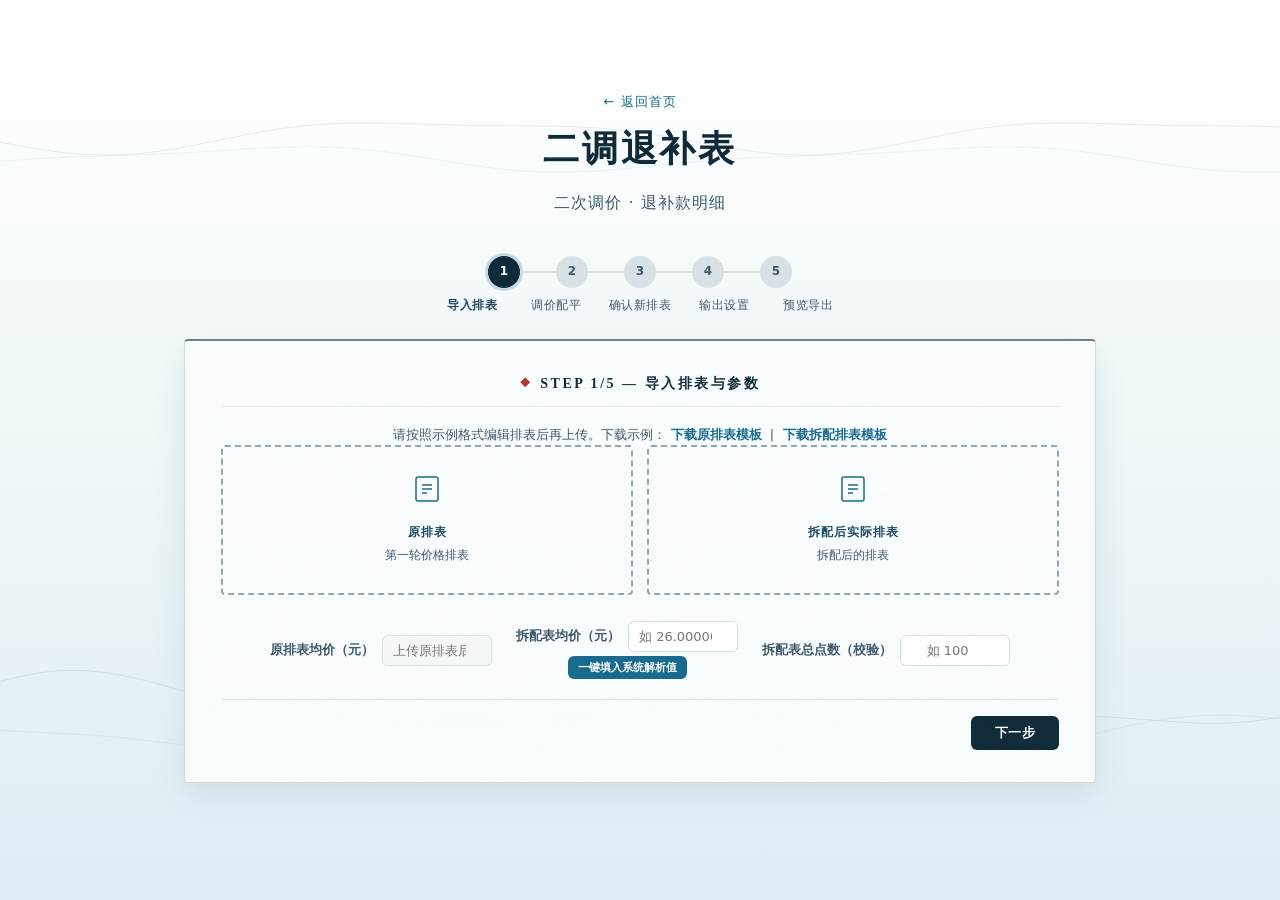
<file: RatioFix.html>
<!DOCTYPE html>
<html lang="zh-CN">
<head>
<meta charset="UTF-8">
<meta http-equiv="Content-Security-Policy" content="default-src 'self'; script-src 'self' 'unsafe-inline'; style-src 'self' 'unsafe-inline'; img-src 'self' data:; connect-src 'none';">
<meta name="viewport" content="width=device-width, initial-scale=1.0">
<title>RenSheet — 二调退补表</title>
<link rel="icon" type="image/png" sizes="32x32" href="images/favicon-32.png">
<link rel="icon" type="image/png" sizes="48x48" href="images/favicon-48.png">
<link rel="apple-touch-icon" href="images/apple-touch-icon.png">
<script src="lib/xlsx.full.min.js"></script>
<script src="lib/exceljs.min.js"></script>
<style>
:root {
  --blue-900: #0D2137;
  --blue-700: #1A4570;
  --blue-500: #2B6FA8;
  --blue-300: #7BB3DD;
  --blue-100: #D6EAF5;
  --blue-50: #EDF5FA;
  --water: #B8D8E3;
  --gray-700: #4A5568;
  --gray-400: #A0AEC0;
  --gray-200: #E2E8F0;
  --gray-100: #F7FAFC;
  --white: #FFFFFF;
  --radius: 8px;
  --font: 'Segoe UI', 'PingFang SC', 'Microsoft YaHei', system-ui, sans-serif;
  --ease-out: cubic-bezier(.23, 1, .32, 1);
  --ease-in-out: cubic-bezier(.77, 0, .175, 1);
  --dur-1: 150ms;
  --dur-2: 220ms;
  --dur-3: 320ms;
}

* { margin:0; padding:0; box-sizing:border-box; }

body {
  font-family: var(--font);
  background: var(--gray-100);
  color: var(--gray-700);
  line-height: 1.6;
  -webkit-font-smoothing: antialiased;
}

.container {
  max-width: 960px;
  margin: 0 auto;
  padding: 40px 24px 80px;
}

/* Header */
.header {
  text-align: center;
  padding: 48px 0 40px;
}
.header a {
  display: inline-block;
  font-size: 13px;
  color: var(--blue-500);
  text-decoration: none;
  letter-spacing: 1px;
  margin-bottom: 8px;
  transition: color 0.15s;
}
.header a:hover { color: var(--blue-700); }
.header h1 {
  font-size: 36px;
  font-weight: 300;
  color: var(--blue-900);
  letter-spacing: 4px;
}
.header .intro {
  margin-top: 12px;
  font-size: 16px;
  font-weight: 400;
  color: var(--blue-700);
  letter-spacing: 1px;
}

/* Step Indicator */
.step-indicator {
  display: flex;
  align-items: center;
  justify-content: center;
  margin-bottom: 8px;
  gap: 0;
}
.step-dot {
  width: 32px; height: 32px;
  border-radius: 50%;
  display: flex; align-items: center; justify-content: center;
  font-size: 12px; font-weight: 700;
  background: var(--gray-200); color: var(--gray-500);
  transition: background var(--dur-2) var(--ease-out), color var(--dur-2) var(--ease-out), box-shadow var(--dur-2) var(--ease-out);
  flex-shrink: 0;
}
.step-dot.active { background: var(--blue-700); color: var(--white); box-shadow: 0 0 0 3px rgba(26,69,112,0.2); }
.step-dot.done { background: var(--blue-300); color: var(--white); }
.step-line { width: 36px; height: 2px; background: var(--gray-200); flex-shrink: 0; }
.step-line.done { background: var(--blue-300); }
.step-labels {
  display: flex; justify-content: center;
  max-width: 420px; margin: 0 auto 24px;
  font-size: 11px; color: var(--gray-400); letter-spacing: 0.5px;
}
.step-labels span {
  flex: 1; text-align: center;
  transition: color 0.25s;
  font-size: 12px; color: var(--gray-700); font-weight: 500;
}
.step-labels span.active { color: var(--blue-700); font-weight: 600; }

/* Cards */
.card {
  background: var(--white);
  border-radius: var(--radius);
  padding: 32px 36px;
  margin-bottom: 20px;
  border: 1px solid var(--gray-200);
  box-shadow: 0 1px 3px rgba(0,0,0,0.04);
  text-align: center;
}
.card-title {
  font-size: 14px; font-weight: 600; color: var(--blue-700);
  text-transform: uppercase; letter-spacing: 2px; margin-bottom: 18px;
}

/* Card entrance */
.container > .card { animation: cardIn 0.5s var(--ease-out) both; }

/* Step cards visibility */
.step-card { display: none; }
.step-card.active { display: block; animation: cardIn 0.4s var(--ease-out) both; }
@keyframes cardIn { from { opacity:0; transform:translateY(28px); } to { opacity:1; transform:none; } }

/* Preview row stagger */
.preview-table tbody tr { animation: rowIn 0.28s var(--ease-out) both; }
.preview-table tbody tr:nth-child(1) { animation-delay: 0ms; }
.preview-table tbody tr:nth-child(2) { animation-delay: 30ms; }
.preview-table tbody tr:nth-child(3) { animation-delay: 60ms; }
.preview-table tbody tr:nth-child(4) { animation-delay: 90ms; }
.preview-table tbody tr:nth-child(5) { animation-delay: 120ms; }
.preview-table tbody tr:nth-child(6) { animation-delay: 150ms; }
.preview-table tbody tr:nth-child(n+7) { animation-delay: 150ms; }
@keyframes rowIn { from { opacity: 0; } to { opacity: 1; } }

/* Drop zones — dual column */
.drop-zones {
  display: grid; grid-template-columns: 1fr 1fr; gap: 14px;
}
.drop-zone-sm {
  border: 2px dashed var(--gray-400);
  border-radius: var(--radius);
  padding: 28px 16px;
  cursor: pointer;
  transition: border-color 0.2s, background 0.2s;
  text-align: center;
}
.drop-zone-sm:hover, .drop-zone-sm.drag-over { border-color: var(--blue-300); background: var(--blue-50); }
.drop-zone-sm .dz-icon { font-size: 24px; color: var(--blue-500); margin-bottom: 8px; }
.drop-zone-sm .dz-icon svg { width: 28px; height: 28px; }
.drop-zone-label {
  font-size: 12px; font-weight: 600; color: var(--blue-700); margin-bottom: 4px; letter-spacing: 1px;
}
.drop-zone-sm .dz-hint { font-size: 12px; color: var(--gray-500); margin-top: 4px; }

.file-tag {
  display: inline-flex; align-items: center; gap: 6px;
  background: var(--blue-50); border: 1px solid var(--blue-300); border-radius: 4px;
  padding: 5px 10px; font-size: 12px; color: var(--blue-700); margin: 4px;
}
.file-tag .remove-file { cursor: pointer; font-weight: 700; color: var(--gray-400); }
.file-tag .remove-file:hover { color: #E53E3E; }

.file-preview-item {
  display: inline-flex;
  flex-direction: column;
  align-items: center;
}
.file-preview-stats {
  font-size: 11px;
  color: var(--gray-400);
  margin-top: 2px;
  white-space: nowrap;
}
.file-preview-stats.error { color: #E53E3E; }

/* Parameter inputs */
.param-row { display: flex; justify-content: center; gap: 24px; margin-top: 20px; flex-wrap: wrap; }
.param-group { display: flex; align-items: center; gap: 8px; }
.param-group label { font-size: 13px; font-weight: 600; color: var(--gray-700); white-space: nowrap; }
.param-input {
  width: 110px; border: 1px solid var(--gray-200); border-radius: 6px;
  padding: 7px 10px; font-size: 13px; font-family: var(--font);
  color: var(--gray-700); text-align: center; outline: none; transition: border-color 0.15s;
}
.param-input:focus { border-color: var(--blue-300); }
.param-input[readonly] { background: var(--gray-100); color: var(--gray-600); cursor: not-allowed; }
.param-input-sm { width: 80px; }

.parse-error-panel {
  margin-top: 16px;
  border: 1px solid #E53E3E;
  background: #FFF5F5;
  border-radius: var(--radius);
  color: #742A2A;
  overflow: hidden;
  text-align: left;
}
.parse-error-summary {
  padding: 16px 20px;
  display: flex;
  justify-content: space-between;
  gap: 20px;
  align-items: center;
}
.parse-error-copy {
  min-width: 0;
  flex: 1;
}
.parse-error-title {
  font-size: 13px;
  font-weight: 700;
  margin-bottom: 8px;
  text-align: left;
}
.parse-error-meta {
  font-size: 12px;
  line-height: 1.7;
  text-align: left;
}
.parse-error-toggle {
  flex-shrink: 0;
  border: 1px solid #E53E3E;
  background: #FFFFFF;
  color: #C53030;
  border-radius: 6px;
  padding: 9px 14px;
  font: 600 12px var(--font);
  cursor: pointer;
  min-width: 132px;
  text-align: center;
}
.parse-error-detail {
  display: none;
  border-top: 1px solid #FED7D7;
  background: #FFFFFF;
  max-height: 280px;
  overflow: auto;
}
.parse-error-panel.expanded .parse-error-detail { display: block; }
.parse-error-table {
  width: 100%;
  border-collapse: collapse;
  font-size: 12px;
}
.parse-error-table th {
  position: sticky;
  top: 0;
  background: #FED7D7;
  color: #742A2A;
  padding: 8px;
  text-align: left;
  white-space: nowrap;
}
.parse-error-table td {
  padding: 8px;
  border-top: 1px solid #FED7D7;
  vertical-align: top;
}
.parse-error-cell { white-space: nowrap; font-weight: 600; }
.parse-error-raw {
  max-width: 180px;
  word-break: break-all;
  color: #4A5568;
}
@media (max-width: 720px) {
  .parse-error-summary {
    align-items: stretch;
    flex-direction: column;
  }
  .parse-error-toggle {
    width: 100%;
  }
}

/* Step navigation */
.step-nav {
  display: flex; justify-content: space-between; align-items: center;
  margin-top: 20px; padding-top: 16px; border-top: 1px solid var(--gray-200);
}
.btn-step {
  padding: 8px 24px; font-size: 13px; font-family: var(--font); font-weight: 600;
  border: none; border-radius: 6px; cursor: pointer; letter-spacing: 0.5px;
  transition: background var(--dur-1) var(--ease-out), color var(--dur-1) var(--ease-out), border-color var(--dur-1) var(--ease-out), transform var(--dur-1) var(--ease-out);
}
.btn-step-prev {
  background: var(--white); color: var(--blue-700); border: 1px solid var(--blue-300);
}
.btn-step-prev:hover { background: var(--blue-50); }
.btn-step-next { background: var(--blue-700); color: var(--white); }
.btn-step-next:hover { background: var(--blue-900); }
.btn-step-next:disabled { background: var(--gray-400); cursor: not-allowed; }
.btn-step-download {
  background: var(--blue-500); color: var(--white);
}
.btn-step-download:hover { background: var(--blue-700); }

/* Balancer table */
.balancer-wrap {
  overflow-x: auto; margin: 14px 0;
  border: 1px solid var(--gray-200); border-radius: var(--radius);
}
.balancer-table { width: 100%; border-collapse: collapse; font-size: 13px; min-width: 500px; }
.balancer-table th {
  background: var(--blue-900); color: var(--white); padding: 10px 12px;
  font-weight: 500; text-align: center; font-size: 12px; letter-spacing: 1px; white-space: nowrap;
}
.balancer-table td { padding: 8px 12px; text-align: center; border-bottom: 1px solid var(--gray-200); }
.balancer-table .row-label {
  font-weight: 600; color: var(--blue-700); font-size: 12px; background: var(--blue-50);
}
.balancer-input {
  width: 70px; border: 1px solid var(--gray-200); border-radius: 4px;
  padding: 5px 8px; font-size: 13px; font-family: var(--font);
  color: var(--gray-700); text-align: center; outline: none; transition: border-color 0.15s;
}
.balancer-input:focus { border-color: var(--blue-300); }
.balancer-input.modified { background: #FFF8E1; border-color: #F0C040; }

.auto-balance-panel {
  display: flex; align-items: center; justify-content: center; gap: 10px; flex-wrap: wrap;
  margin: 14px 0; padding: 14px; background: var(--blue-50);
  border: 1px solid var(--blue-100); border-radius: var(--radius);
}
.btn-auto-balance {
  padding: 8px 20px; border: none; border-radius: 6px; cursor: pointer;
  background: var(--blue-700); color: var(--white); font: 600 13px var(--font);
}
.btn-auto-balance:hover { background: var(--blue-900); }
.btn-auto-restore {
  padding: 8px 20px; border: 1px solid var(--blue-300); border-radius: 6px; cursor: pointer;
  background: var(--white); color: var(--blue-700); font: 600 13px var(--font);
}
.btn-auto-restore:hover { background: var(--blue-100); }
.auto-balance-result {
  width: 100%; font-size: 12px; color: var(--blue-700); font-weight: 600; min-height: 18px;
  white-space: pre-line; text-align: left;
}
.balance-rule-panel {
  margin: 14px 0;
  padding: 14px;
  background: var(--white);
  border: 1px solid var(--gray-200);
  border-radius: var(--radius);
  text-align: left;
}
.balance-rule-title {
  font-size: 13px;
  font-weight: 700;
  color: var(--blue-900);
  margin-bottom: 10px;
}
.balance-rule-grid {
  display: grid;
  grid-template-columns: repeat(3, minmax(150px, 1fr));
  gap: 12px;
}
.balance-rule-field label {
  display: block;
  font-size: 12px;
  font-weight: 600;
  color: var(--gray-700);
  margin-bottom: 6px;
}
.balance-rule-field select,
.balance-rule-field input {
  width: 100%;
  border: 1px solid var(--gray-200);
  border-radius: 6px;
  padding: 7px 8px;
  font: 13px var(--font);
  color: var(--gray-700);
  background: var(--white);
  outline: none;
}
.balance-rule-field select:focus,
.balance-rule-field input:focus { border-color: var(--blue-300); }
.balance-rule-field select:disabled,
.balance-rule-field input:disabled {
  background: var(--gray-100);
  color: var(--gray-400);
  cursor: not-allowed;
}
.balance-rule-hint {
  margin-top: 8px;
  font-size: 12px;
  color: var(--gray-500);
  line-height: 1.5;
}
.premium-config-panel {
  margin-top: 12px;
  padding: 12px;
  background: var(--white);
  border: 1px solid var(--gray-200);
  border-radius: var(--radius);
  text-align: left;
}
.premium-config-title { font-size: 13px; font-weight: 700; color: var(--blue-900); margin-bottom: 6px; }
.premium-config-help { font-size: 12px; color: var(--gray-500); margin-bottom: 10px; line-height: 1.5; }
.premium-role-list { display: flex; flex-wrap: wrap; gap: 6px; margin-bottom: 10px; }
.premium-role-chip {
  display: inline-flex; align-items: center; gap: 4px;
  padding: 4px 8px; font-size: 12px;
  border: 1px solid var(--gray-300); border-radius: 4px;
  cursor: pointer; background: var(--white); color: var(--gray-500);
}
.premium-role-chip.premium { border-color: #D69E2E; background: #FFFAF0; color: #8A5A00; font-weight: 600; }
.premium-params { display: flex; flex-wrap: wrap; gap: 12px; align-items: flex-start; }
.premium-params label { font-size: 12px; color: var(--gray-700); display: inline-flex; align-items: center; gap: 4px; }
.premium-params input {
  width: 64px; border: 1px solid var(--gray-200); border-radius: 4px;
  padding: 4px 6px; font: 12px var(--font); color: var(--gray-700);
}
.premium-param-item { display: flex; flex-direction: column; gap: 2px; }
.premium-param-hint { font-size: 11px; color: var(--gray-400); line-height: 1.4; max-width: 210px; }
.premium-presets { display: flex; align-items: center; gap: 6px; flex-wrap: wrap; margin-bottom: 10px; font-size: 12px; color: var(--gray-700); }
.premium-presets .btn-auto-restore { padding: 4px 14px; font-size: 12px; }
.premium-confirm-row { text-align: right; margin-top: 10px; }
@media (max-width: 900px) {
  .balance-rule-grid { grid-template-columns: repeat(2, minmax(150px, 1fr)); }
}
@media (max-width: 520px) {
  .balance-rule-grid { grid-template-columns: 1fr; }
}
.heat-order-panel {
  display:none; margin:14px 0; padding:16px; text-align:left;
  background:#FFF8E1; border:1px solid #F0C040; border-radius:var(--radius);
}
.heat-order-title { font-size:13px; font-weight:700; color:#8A5A00; margin-bottom:6px; }
.heat-order-help { font-size:12px; color:#6B5A32; margin-bottom:12px; }
.heat-order-list { display:flex; align-items:stretch; gap:6px; overflow-x:auto; padding:4px 2px 10px; }
.heat-role-chip {
  min-width:92px; padding:8px 6px; text-align:center; background:var(--white);
  border:1px solid var(--gray-200); border-radius:6px; flex-shrink:0;
}
.heat-role-chip.missing { border-color:#D69E2E; background:#FFFAF0; }
.heat-role-name { font-size:12px; font-weight:700; color:var(--blue-900); white-space:nowrap; }
.heat-role-status { font-size:10px; color:var(--gray-400); margin:3px 0 6px; }
.heat-role-chip.missing .heat-role-status { color:#B7791F; }
.heat-role-chip[draggable="true"] { cursor: grab; }
.heat-role-chip[draggable="true"]:active { cursor: grabbing; }
.heat-role-chip.dragging { opacity: 0.45; border-style: dashed; border-color: var(--blue-500); }
.heat-drag-hint { font-size: 10px; color: var(--blue-300); margin-bottom: 6px; }
.heat-move-btn {
  width:25px; height:24px; margin:0 2px; border:1px solid var(--blue-300);
  border-radius:4px; background:var(--white); color:var(--blue-700); cursor:pointer;
}
.heat-move-btn:disabled { opacity:.35; cursor:not-allowed; }
.heat-confirm-row { text-align:center; margin-top:8px; }
.point-up { color: #C53030; font-weight: 600; }
.point-down { color: #2B6CB0; font-weight: 600; }
.point-same { color: var(--gray-400); }

.balance-status {
  display: inline-flex; align-items: center; gap: 8px;
  padding: 8px 20px; border-radius: 6px; font-size: 14px; font-weight: 600; letter-spacing: 0.5px;
}
.balance-status.balanced { background: #F0FFF4; color: #276749; border: 1px solid #9AE6B4; }
.balance-status.unbalanced { background: #FEE2E2; color: #C53030; border: 1px solid #F87171; }

/* New price summary table */
.summary-table { width: 100%; border-collapse: collapse; font-size: 12px; margin: 14px 0; }
.summary-table th {
  background: var(--blue-700); color: var(--white); padding: 8px 10px;
  text-align: center; font-size: 11px; letter-spacing: 0.5px;
}
.summary-table td { padding: 7px 10px; text-align: center; border-bottom: 1px solid var(--gray-200); }
.summary-table .hl-row td { font-weight: 700; color: var(--blue-900); background: var(--blue-50); }

/* Data preview */
.data-preview { max-height: 380px; overflow-y: auto; margin: 12px 0; border: 1px solid var(--gray-200); border-radius: 6px; }
.data-preview table { width: 100%; border-collapse: collapse; font-size: 11px; }
.data-preview th { background: var(--gray-200); color: var(--gray-700); padding: 5px 8px; text-align: center; position: sticky; top: 0; }
.data-preview td { padding: 4px 8px; text-align: center; border-bottom: 1px solid var(--gray-200); }
.step3-edit-hint { font-size: 12px; color: var(--gray-500); margin: 8px 0 0; text-align: center; }
.cn-rownum { color: var(--gray-400); font-size: 10px; }
.cn-edit { cursor: text; }
.cn-edit:hover { background: var(--blue-50); }
.cn-edit.edited { background: #D6E9F2; box-shadow: inset 0 0 0 1px var(--blue-300); font-weight: 600; color: var(--blue-900); }
.cn-edit input {
  width: 100%; font-size: 11px; text-align: center; padding: 2px 4px;
  border: 1px solid var(--blue-300); border-radius: 4px; outline: none; color: var(--blue-900);
}
.cn-lock { color: var(--gray-300); }
.step3-error {
  background: #FEE2E2; color: #C53030; border: 1px solid #F87171;
  padding: 10px 14px; border-radius: 6px; font-size: 12px; line-height: 1.6; margin: 10px 0 0;
}

.confirm-row { display: flex; align-items: center; justify-content: center; gap: 8px; margin-top: 14px; }
.confirm-row input[type="checkbox"] { width: 16px; height: 16px; cursor: pointer; }
.confirm-row label { font-size: 13px; color: var(--gray-700); cursor: pointer; }

/* Confirm-back modal */
.modal-backdrop {
  position: fixed; inset: 0; background: rgba(13,33,55,0.45);
  display: flex; align-items: center; justify-content: center; z-index: 1000;
}
.modal-box {
  background: var(--white); border-radius: 12px; padding: 28px 32px;
  max-width: 400px; width: 90%; text-align: center;
  box-shadow: 0 10px 30px rgba(13,33,55,0.2);
}
.modal-title { font-size: 16px; font-weight: 700; color: var(--blue-900); }
.modal-msg { font-size: 14px; color: var(--gray-700); margin: 12px 0 22px; line-height: 1.6; }
.modal-btns { display: flex; justify-content: center; gap: 12px; }

/* Format select — reused from shenbiao */
.format-select { display: flex; justify-content: center; gap: 12px; flex-wrap: wrap; }
.format-option { position: relative; }
.format-option input { position: absolute; opacity: 0; }
.format-option label {
  display: block; padding: 8px 22px; border-radius: var(--radius);
  border: 1px solid var(--gray-200); font-size: 13px; font-weight: 500;
  color: var(--gray-400); cursor: pointer; background: var(--white); transition: background var(--dur-2) var(--ease-out), border-color var(--dur-2) var(--ease-out), color var(--dur-2) var(--ease-out), box-shadow var(--dur-2) var(--ease-out);
}
.format-option input:checked + label {
  background: var(--white); border-color: var(--blue-700); color: var(--blue-700); font-weight: 700;
  box-shadow: 0 0 0 1px var(--blue-700);
}

/* Color swatches */
.color-swatches { display: flex; justify-content: center; gap: 8px; flex-wrap: wrap; margin-top: 4px; }
.color-swatch {
  width: 24px; height: 24px; border-radius: 50%; cursor: pointer;
  border: 2px solid transparent; transition: transform var(--dur-1) var(--ease-out), border-color var(--dur-1) var(--ease-out), box-shadow var(--dur-1) var(--ease-out);
}
.color-swatch.active { border-color: var(--blue-900); transform: scale(1.3); box-shadow: 0 0 0 2px rgba(13,33,55,0.2); }

/* Form rows */
.form-row { margin-bottom: 16px; }
.form-row:last-child { margin-bottom: 0; }
.form-label {
  display: block; font-size: 12px; font-weight: 600; color: var(--gray-700);
  margin-bottom: 8px; letter-spacing: 1px;
}

/* File name input row */
.filename-row { display: flex; align-items: center; justify-content: center; gap: 10px; }
.filename-input {
  border: 1px solid var(--gray-200); border-radius: 6px;
  padding: 8px 14px; font-size: 14px; font-family: var(--font);
  width: 260px; outline: none; transition: border-color 0.15s;
}
.filename-input:focus { border-color: var(--blue-300); }
.btn-rename {
  padding: 8px 18px; font-size: 13px; font-family: var(--font);
  background: var(--blue-500); color: var(--white);
  border: none; border-radius: 6px; cursor: pointer; font-weight: 600;
}
.btn-rename:hover { background: var(--blue-700); }

/* Preview table — reused from shenbiao */
.preview-section { margin-bottom: 24px; }
.preview-table { width: 100%; border-collapse: collapse; font-size: 13px; }
.preview-table th {
  background: var(--blue-700); color: var(--white); padding: 10px 10px;
  font-weight: 600; font-size: 12px; letter-spacing: 1px; text-align: center;
}
.preview-table td {
  padding: 8px 10px; text-align: center; border-bottom: 1px solid var(--gray-200);
}
.preview-table .col-name { text-align: left; font-weight: 600; color: var(--blue-900); }
.preview-table .col-detail { text-align: left; font-size: 12px; white-space: pre-wrap; }
.preview-table .col-cost { font-weight: 700; }
.preview-table .col-count { font-weight: 600; }

/* 红补蓝退 column cells */
.col-refund { font-weight: 700; }
.col-refund.positive { background: #FEE2E2; color: #991B1B; }
.col-refund.negative { background: #DBEAFE; color: #1E40AF; }
.col-refund.zero { color: var(--gray-400); }

/* Description note */
.desc-note { font-size: 13px; font-weight: 500; color: var(--gray-700); margin-top: 12px; line-height: 1.6; }
.sample-link { color: var(--blue-500); text-decoration: none; font-weight: 600; }
.sample-link:hover { color: var(--blue-700); text-decoration: underline; }

/* Toast */
.toast {
  position: fixed; bottom: 32px; left: 50%; transform: translateX(-50%) translateY(12px);
  padding: 12px 28px; background: var(--blue-900); color: var(--white);
  border-radius: 6px; font-size: 14px; font-family: var(--font);
  font-weight: 500; letter-spacing: 0.5px; opacity: 0; pointer-events: none;
  transition: opacity var(--dur-3) var(--ease-out), transform var(--dur-3) var(--ease-out); z-index: 999; white-space: pre-line; text-align: center;
}
.toast.error { background: #C53030; }
.toast.show { opacity: 1; transform: translateX(-50%) translateY(0); }

/* Motion: unified */
.btn-auto-balance, .btn-auto-restore, .btn-rename {
  transition: background var(--dur-1) var(--ease-out), color var(--dur-1) var(--ease-out), border-color var(--dur-1) var(--ease-out), transform var(--dur-1) var(--ease-out);
}
.btn-step:active:not(:disabled), .btn-auto-balance:active, .btn-auto-restore:active, .btn-rename:active { transform: scale(0.96); }
button:focus-visible, [role="button"]:focus-visible { outline: 2px solid var(--blue-500); outline-offset: 2px; }
@media (hover: hover) and (pointer: fine) {
  .color-swatch:hover { transform: scale(1.15); }
}
@media (prefers-reduced-motion: reduce) {
  *, *::before, *::after { animation-duration: .01ms !important; transition-duration: .01ms !important; }
}

/* Responsive */
@media (max-width: 768px) {
  .container { padding: 28px 16px 60px; }
  .header { padding: 32px 0 28px; }
  .header h1 { font-size: 28px; }
  .drop-zones { grid-template-columns: 1fr; }
  .card { padding: 24px 22px; }
  .param-row { gap: 14px; }
  .balancer-table { font-size: 11px; }
  .balancer-input { width: 56px; font-size: 11px; }
  .summary-table { font-size: 11px; }
}
@media (max-width: 480px) {
  .step-indicator { gap: 4px; }
  .step-dot { width: 26px; height: 26px; font-size: 10px; }
  .step-line { width: 18px; }
  .step-labels { font-size: 10px; max-width: 320px; }
  .filename-input { width: 180px; }
}
</style>
<style id="zhangye-skin">
/* ===== 账页皮肤：纯换色排版，不触碰任何行为/显隐/结构 ===== */
:root {
  --blue-900: #0f2a38;
  --blue-700: #1c4a63;
  --blue-500: #176b8d;
  --blue-300: #7fa7b5;
  --blue-100: #cfe3e9;
  --blue-50: #eaf1f3;
  --water: #a8ccd8;
  --gray-700: #40586a;
  --gray-400: #93a6b1;
  --gray-200: #d8e2e6;
  --gray-100: #f4f8f9;
  --white: #fdfefe;
  --gray-900: #0f2a38;
  --gray-800: #1c4a63;
  --radius: 4px;
  --ink: #0f2a38;
  --ink-soft: #40586a;
  --water-ink: #176b8d;
  --seal: #b03a2e;
  --rule: rgba(20, 48, 63, .17);
  --rule-soft: rgba(20, 48, 63, .09);
  --rule-strong: rgba(20, 48, 63, .6);
  --serif: "Songti SC", "Noto Serif SC", "SimSun", "宋体", serif;
  --mono: "Cascadia Mono", Consolas, "SF Mono", monospace;
}
html { min-height: 100%; background: linear-gradient(180deg, rgba(255,255,255,.95) 0%, rgba(235,245,247,.85) 50%, rgba(218,236,241,.9) 100%); }
body { background: transparent; }
.container { position: relative; z-index: 1; }

/* 宣纸卡片（含 modal 的卡片不加 blur，防 fixed 塌缩） */
.card {
  position: relative;
  background: rgba(252, 254, 254, .82);
  border: 1px solid var(--rule);
  border-top: 2px solid var(--rule-strong);
  box-shadow: 0 1px 0 rgba(255,255,255,.35) inset, 0 12px 32px rgba(15, 74, 96, .1);
}
.card::after { /* 纸纤维 */
  content: ""; position: absolute; inset: 0; pointer-events: none; opacity: .05;
  background-image: url("data:image/svg+xml,%3Csvg viewBox='0 0 200 200' xmlns='http://www.w3.org/2000/svg'%3E%3Cfilter id='f'%3E%3CfeTurbulence type='fractalNoise' baseFrequency='.7' numOctaves='2' stitchTiles='stitch'/%3E%3C/filter%3E%3Crect width='100%25' height='100%25' filter='url(%23f)' opacity='.5'/%3E%3C/svg%3E");
}
@supports selector(:has(*)) {
  .card:not(:has(.modal-backdrop)) { backdrop-filter: blur(4px); -webkit-backdrop-filter: blur(4px); }
}

/* 排印 */
.header h1 { font-family: var(--serif); font-weight: 800; letter-spacing: .08em; color: var(--ink); }
.header .intro { color: var(--ink-soft); }
.card-title {
  font-family: var(--serif); font-weight: 800; letter-spacing: .18em; color: var(--ink);
  border-bottom: 1px solid var(--rule-soft); padding-bottom: 10px;
}
.card-title::before { content: "◆"; color: var(--seal); margin-right: 8px; font-size: .72em; vertical-align: 2px; }
.inst-step { border: 1px solid var(--rule-soft); }
.inst-step .step-num { color: var(--seal); font-family: var(--mono); }

/* 纸墨控件（只换色） */
.drop-zone { background: rgba(234,241,243,.55); }
.drop-zone:hover, .drop-zone.drag-over { background: rgba(207,227,233,.7); }
.file-tag { border-radius: 4px; background: rgba(234,241,243,.8); border-color: var(--rule); }
.checkbox-group { background: rgba(244,248,249,.9); border: 1px solid var(--rule-soft); }
.checkbox-group input:checked + label { background: var(--white); box-shadow: 0 0 0 2px var(--ink); }
.color-swatch.active { border-color: var(--ink); box-shadow: 0 0 0 2px rgba(15, 42, 56, .25); }
.input-text, .validation-input, .filename-input, .balancer-input { border-color: var(--rule); background: rgba(255,255,255,.65); }
.btn-primary { background: var(--ink); }
.btn-primary:hover { background: var(--water-ink); }
.btn-secondary { background: rgba(255,255,255,.6); border-color: var(--rule); }
.btn-export { background: var(--water-ink); }
.btn-export:hover { background: var(--ink); }

/* 表格只调字体边线 */
.preview-wrap { border-color: var(--rule); }
.preview-table th { background: var(--ink); font-family: var(--serif); letter-spacing: .12em; }
.preview-table td { border-bottom-color: var(--rule-soft); }
.validation-file-row { background: rgba(234,241,243,.6); border: 1px solid var(--rule-soft); }
.data-preview { border-color: var(--rule); }
.data-preview th { background: var(--ink); color: var(--white); }
.data-preview td { border-bottom-color: var(--rule-soft); }

/* RatioFix 专属（不动 .step-card 显隐、.expanded 开关、dragging/edited 的字体与透明度） */
.step-dot.active { background: var(--ink); box-shadow: 0 0 0 3px rgba(23, 107, 141, .22); }
.btn-step-next { background: var(--ink); }
.btn-step-next:hover { background: var(--water-ink); }
.btn-step-download { background: var(--water-ink); }
.btn-step-download:hover { background: var(--ink); }
.cn-edit.edited { background: rgba(23, 107, 141, .16); box-shadow: inset 0 0 0 1px var(--water-ink); }
.parse-error-panel { background: rgba(244,248,249,.7); border-color: var(--rule); }
.parse-error-panel.expanded .parse-error-detail { border-color: var(--rule-soft); }
.parse-error-table th { background: var(--rule-soft); }
.heat-role-chip { border-color: var(--rule); background: rgba(255,255,255,.6); }
.modal-box { background: var(--white); border: 1px solid var(--rule); border-top: 2px solid var(--rule-strong); }

/* Toast 只换背景 */
.toast { background: var(--ink); }
.toast.error { background: var(--seal); }
</style>
</head>
<body>

<div class="container">

  <div class="header">
    <a href="index.html">&larr; 返回首页</a>
    <h1>二调退补表</h1>
    <div class="intro">二次调价 · 退补款明细</div>
  </div>

  <!-- Step Indicator -->
  <div class="step-indicator">
    <div class="step-dot active" id="dot1">1</div>
    <div class="step-line" id="line1"></div>
    <div class="step-dot" id="dot2">2</div>
    <div class="step-line" id="line2"></div>
    <div class="step-dot" id="dot3">3</div>
    <div class="step-line" id="line3"></div>
    <div class="step-dot" id="dot4">4</div>
    <div class="step-line" id="line4"></div>
    <div class="step-dot" id="dot5">5</div>
  </div>
  <div class="step-labels">
    <span class="active" id="lbl1">导入排表</span>
    <span id="lbl2">调价配平</span>
    <span id="lbl3">确认新排表</span>
    <span id="lbl4">输出设置</span>
    <span id="lbl5">预览导出</span>
  </div>

  <!-- STEP 1 — 导入排表与参数 -->
  <div class="step-card active" id="step1">
    <div class="card">
      <div class="card-title">STEP 1/5 — 导入排表与参数</div>

      <div class="desc-note">
        请按照示例格式编辑排表后再上传。下载示例：
        <a href="sample/肾表，国际表，二调原表示例.xlsx" class="sample-link" download>下载原排表模板</a>
        &nbsp;|&nbsp;
        <a href="sample/二调拆配实际排表示例.xlsx" class="sample-link" download>下载拆配排表模板</a>
      </div>

      <div class="drop-zones">
        <div>
          <div class="drop-zone-sm" id="dzOriginal">
            <div class="dz-icon">
              <svg viewBox="0 0 28 28" fill="none" stroke="currentColor" stroke-width="1.5"><rect x="3" y="2" width="22" height="24" rx="2"/><line x1="9" y1="10" x2="19" y2="10"/><line x1="9" y1="14" x2="19" y2="14"/><line x1="9" y1="18" x2="14" y2="18"/></svg>
            </div>
            <div class="drop-zone-label">原排表</div>
            <div class="dz-hint">第一轮价格排表</div>
          </div>
          <div id="tagOriginal" style="margin-top:6px;"></div>
        </div>
        <div>
          <div class="drop-zone-sm" id="dzActual">
            <div class="dz-icon">
              <svg viewBox="0 0 28 28" fill="none" stroke="currentColor" stroke-width="1.5"><rect x="3" y="2" width="22" height="24" rx="2"/><line x1="9" y1="10" x2="19" y2="10"/><line x1="9" y1="14" x2="19" y2="14"/><line x1="9" y1="18" x2="14" y2="18"/></svg>
            </div>
            <div class="drop-zone-label">拆配后实际排表</div>
            <div class="dz-hint">拆配后的排表</div>
          </div>
          <div id="tagActual" style="margin-top:6px;"></div>
        </div>
      </div>

      <div class="param-row">
        <div class="param-group">
          <label for="avgPriceOrig">原排表均价（元）</label>
          <input type="number" id="avgPriceOrig" class="param-input" step="0.00001" min="0" placeholder="上传原排表后自动识别" readonly aria-readonly="true">
        </div>
        <div class="param-group" style="flex-direction:column;align-items:center;gap:4px;">
          <div style="display:flex;align-items:center;gap:8px;">
            <label for="avgPriceActual">拆配表均价（元）</label>
            <input type="number" id="avgPriceActual" class="param-input" step="0.00001" min="0" placeholder="如 26.00000">
          </div>
          <button type="button" id="btnFillAvg" class="btn-rename" style="font-size:11px;padding:4px 10px;" onclick="fillParsedAverage()">一键填入系统解析值</button>
        </div>
        <div class="param-group">
          <label for="totalPoints">拆配表总点数（校验）</label>
          <input type="number" id="totalPoints" class="param-input" step="1" min="0" placeholder="如 100">
        </div>
      </div>

      <div id="step1ParseErrorPanel" class="parse-error-panel" style="display:none;"></div>

      <div class="step-nav">
        <div></div>
        <button class="btn-step btn-step-next" id="btnNext1" onclick="goToStep(2)">下一步</button>
      </div>
    </div>
  </div>

  <!-- STEP 2 — 调价配平器 -->
  <div class="step-card" id="step2">
    <div class="card">
      <div class="card-title">STEP 2/5 — 调价配平器</div>
      <div class="desc-note">配平由算法自动主导，已尽量贴合大多数拼团的情况；如对结果不满意，可直接在下方表格中修改调价。</div>
      <div class="heat-order-panel" id="heatOrderPanel"></div>
      <div class="balance-rule-panel">
        <div class="balance-rule-title">调平规则</div>
        <div class="balance-rule-grid">
          <div class="balance-rule-field">
            <label for="balanceMode">调平方式</label>
            <select id="balanceMode" onchange="onBalanceRuleChange()">
              <option value="default">准则配平（推荐）</option>
              <option value="light">轻约束调平（兜底）</option>
            </select>
          </div>
        </div>
        <div class="balance-rule-hint" id="balanceRuleHint">无多出角色（拆配前后点数不变）：走准则配平。有多出角色：特典按倍数定价、普通角色阶梯保留、总价不变（多出超过 2 个需先确认特典配置）。</div>
        <div class="premium-config-panel" id="premiumConfigPanel" style="display:none;">
          <div class="premium-config-title">特典角色配置（多出角色 &gt; 2 个时需要设置）</div>
          <div class="premium-config-help">点标签切换「特典 / 普通多出」。倍数越高，普通角色越便宜。</div>
          <div class="premium-role-list" id="premiumRoleList"></div>
          <div class="premium-presets">
            <span>快捷档位：</span>
            <button type="button" class="btn-auto-restore" onclick="applyPremiumPreset('easy')" title="特典只贵一点（1.3倍起）">佛系</button>
            <button type="button" class="btn-auto-restore" onclick="applyPremiumPreset('standard')" title="翻倍左右（2倍起）">标准</button>
            <button type="button" class="btn-auto-restore" onclick="applyPremiumPreset('high')" title="明显翻倍（3倍起）">高配</button>
          </div>
          <div class="premium-params">
            <div class="premium-param-item">
              <label>最热特典卖原价几倍 <input type="number" id="premiumMultRank1" min="1" step="0.05" value="2" onchange="onPremiumParamChange()"></label>
              <div class="premium-param-hint">热度第 1 名（最贵特典）的价钱 = 它对应角色的原价 × 此数。如设 2：toya签名 = toya原价 23 × 2 = 46 元。</div>
            </div>
            <div class="premium-param-item">
              <label>往后每名降几倍 <input type="number" id="premiumMultStep" min="0" step="0.05" value="0.15" onchange="onPremiumParamChange()"></label>
              <div class="premium-param-hint">每往后一名，倍数比前一名减这么多。如设 0.15：2.0 → 1.85 → 1.70 → 1.55 → 1.40…（减到「最冷特典至少几倍」就不减了）。</div>
            </div>
            <div class="premium-param-item">
              <label>最冷特典至少几倍 <input type="number" id="premiumMultFloor" min="1" step="0.05" value="1.5" onchange="onPremiumParamChange()"></label>
              <div class="premium-param-hint">再靠后的特典，倍数也不会低于这个数。如设 1.5：哪怕第 5 名也只按原价 1.5 倍起步。</div>
            </div>
          </div>
          <div class="premium-confirm-row">
            <button type="button" class="btn-auto-restore" id="btnConfirmPremium" onclick="confirmPremiumConfig()">确认特典配置</button>
          </div>
        </div>
      </div>
      <div class="auto-balance-panel">
        <button type="button" class="btn-auto-balance" id="btnAutoBalance" onclick="autoBalance()">自动配平</button>
        <button type="button" class="btn-auto-restore" id="btnSwitchAuto" onclick="cycleAutoBalance()" disabled>换调价</button>
        <button type="button" class="btn-auto-restore" id="btnRestoreAuto" onclick="restoreAutoBalance()" disabled>恢复自动结果</button>
        <div class="auto-balance-result" id="autoBalanceResult">确认热度排序后，点击自动配平。</div>
      </div>
      <div class="balancer-wrap" id="balancerWrap"></div>
      <div id="balanceDisplay" style="margin-top:8px;"></div>
      <div class="step-nav">
        <button class="btn-step btn-step-prev" onclick="goToStep(1)">上一步</button>
        <button class="btn-step btn-step-next" id="btnNext2" onclick="goToStep(3)" disabled>下一步</button>
      </div>
    </div>
  </div>

  <!-- STEP 3 — 确认新排表 -->
  <div class="step-card" id="step3">
    <div class="card">
      <div class="card-title">STEP 3/5 — 确认新排表</div>
      <div id="summaryKind" style="font-size:14px;font-weight:600;color:var(--blue-900);margin-bottom:10px;"></div>
      <div id="summaryTable"></div>
      <div class="step3-edit-hint">数据区可直接点击修改 CN 名字（只能改名，不能增删格子）；改过的格子以水蓝高亮</div>
      <div class="data-preview" id="dataPreview"></div>
      <div id="step3EditError" class="step3-error" style="display:none;"></div>
      <div class="confirm-row">
        <input type="checkbox" id="confirmPrices">
        <label for="confirmPrices">我已确认新排表无误（调价与名字已核对）</label>
      </div>
      <div class="step-nav">
        <button class="btn-step btn-step-prev" onclick="goToStep(2)">上一步</button>
        <div style="display:flex;gap:10px;">
          <button class="btn-step btn-step-download" id="btnDownload" onclick="downloadNewSheet()">下载新排表</button>
          <button class="btn-step btn-step-next" id="btnNext3" onclick="goToStep(4)" disabled>下一步</button>
        </div>
      </div>
    </div>
    <div class="modal-backdrop" id="step3BackModal" style="display:none;">
      <div class="modal-box">
        <div class="modal-title">返回第二步</div>
        <div class="modal-msg">确认返回吗，所改内容会全部失效</div>
        <div class="modal-btns">
          <button class="btn-step btn-step-prev" onclick="confirmStep3Back(false)">取消</button>
          <button class="btn-step btn-step-next" onclick="confirmStep3Back(true)">确认返回</button>
        </div>
      </div>
    </div>
  </div>

  <!-- STEP 4 — 输出设置 -->
  <div class="step-card" id="step4">
    <div class="card">
      <div class="card-title">STEP 4/5 — 输出设置</div>
      <div class="form-row">
        <div class="form-label">肾表样式 — 清单式</div>
      </div>
      <div class="form-row">
        <div class="form-label">文件名称</div>
        <div class="filename-row">
          <input type="text" class="filename-input" id="rFileName" value="二调退补表">
          <button class="btn-rename" onclick="renameFile()">重命名</button>
        </div>
      </div>
      <div class="form-row">
        <div class="form-label">颜色风格</div>
        <div class="color-swatches" id="colorSwatches"></div>
      </div>
      <div class="desc-note">最终表将在肾表基础上增加「原肾」「现肾」「红补蓝退」三列，红补蓝退不随主题色变化</div>
      <div class="step-nav">
        <button class="btn-step btn-step-prev" onclick="goToStep(3)">上一步</button>
        <button class="btn-step btn-step-next" id="btnNext4" onclick="goToStep(5)">下一步</button>
      </div>
    </div>
  </div>

  <!-- STEP 5 — 最终表预览与导出 -->
  <div class="step-card" id="step5">
    <div class="card">
      <div class="card-title">STEP 5/5 — 最终表预览与导出</div>
      <div id="finalPreview"></div>
      <div class="step-nav">
        <button class="btn-step btn-step-prev" onclick="goToStep(4)">上一步</button>
        <button class="btn-step btn-step-next" id="btnExport" onclick="exportFinalTable()">导出最终表</button>
      </div>
    </div>
  </div>

</div>

<div class="toast" id="toast"></div>

<input type="file" id="fileInputOrig" accept=".xlsx" style="display:none">
<input type="file" id="fileInputActual" accept=".xlsx" style="display:none">

<script>
// ==================== STATE ====================
var currentStep = 1;
var currentTheme = 'blue';

// Step 1 state
var originalFile = null;   // {name, workbook}
var actualFile = null;     // {name, workbook}
var avgPriceOrig = 0;
var avgPriceActual = 0;
var totalPointsInput = 0;

// Step 2 state
var characters = [];           // unique sorted char names (union)
var pointsPerChar = {};        // from actual table
var originalPointsPerChar = {}; // from original table
var originalPrices = {};       // from original table; 新增角色没有原价基准
var adjustments = {};          // user-editable
var actualRow3Prices = {};    // actual table's row 3 prices (new prices), blank if missing
var rawHeatAdjustments = {};  // original table price - original table average, display/reference only
var heatAdjustments = {};    // 原排调价，仅用于原排角色的热度参考
var baseAdjustments = {};    // original table price - original table average (second-adjustment anchor)
var originalCharacterSet = {};
var missingOriginalCharacters = [];
var heatOrderConfirmed = false;
var autoBalanceSnapshot = null;
var autoBalanceVariant = 0;
var autoBalanceAvailable = 0;
var autoBalanceQuantumCents = 1;
var autoBalanceFallbackType = null;
var activeAutoPolicy = null;
var activeAutoQuantumCents = 1;
var activeQuantumCents = 1;      // 准则流水线当前精度档（100/10/1 分）
var activeMaxPriceMultiplier = 3;  // 缺配热门新单价上限倍数（自动扩容起点 3 倍原均价）
var autoBalanceCandidates = null;  // 多方案缓存：[{values, level, quantumCents, baselineMap}]
var autoBalanceCoreResult = null;  // 最近一次准则配平结果（含 candidates + cls）
var balanceMode = 'default';
var balanceRange = 0.10;
var balanceMaxPriceMultiplier = 3;
var balancePrecision = 'default';
var isBalanced = false;
var kindName = '';

// 特典模型状态（v4 测试版）
var premiumOverrides = {};      // 多出角色 ch → true=特典 / false=普通多出(爆配)
var premiumConfigConfirmed = false;  // 多出角色>2 时需用户确认特典配置

// Step 3 state
var newPrices = {};            // adjusted + avgPriceActual
var cellEdits = {};            // {'行_列': '新名字'}，Step 3 内 CN 改名记录，离开 Step 3 即清空
var step3RowsData = null;      // 拆配表 sheet_to_json 缓存（预览/校验/导出/现肾共用）
var step3EditingTd = null;     // 正在编辑的单元格

// Step 4/5 state
var finalTableData = null;     // computed when entering step 5
var originalShenMap = null;
var actualShenMap = null;

// ==================== DOM REFS ====================
var dzOriginal = document.getElementById('dzOriginal');
var dzActual = document.getElementById('dzActual');
var fileInputOrig = document.getElementById('fileInputOrig');
var fileInputActual = document.getElementById('fileInputActual');
var tagOriginal = document.getElementById('tagOriginal');
var tagActual = document.getElementById('tagActual');
var toast = document.getElementById('toast');
var confirmPrices = document.getElementById('confirmPrices');
var dataPreview = document.getElementById('dataPreview');

// ==================== TOAST ====================
var toastTimer;
function showToast(msg, isError) {
  clearTimeout(toastTimer);
  toast.textContent = msg;
  toast.className = 'toast ' + (isError ? 'error' : '') + ' show';
  toastTimer = setTimeout(function() { toast.classList.remove('show'); }, 3000);
}

function escapeHtml(value) {
  return String(value == null ? '' : value)
    .replace(/&/g, '&amp;')
    .replace(/</g, '&lt;')
    .replace(/>/g, '&gt;')
    .replace(/"/g, '&quot;')
    .replace(/'/g, '&#39;');
}

// ==================== STEP 3: CN 单元格就地编辑 ====================
// 只能替换内容：清空提交被拒绝，空格子不可点（无增删入口），确认时校验兜底
function getStep3Rows() {
  if (!step3RowsData) {
    var ws = actualFile.workbook.Sheets[actualFile.workbook.SheetNames[0]];
    step3RowsData = XLSX.utils.sheet_to_json(ws, {header:1, defval:''});
  }
  return step3RowsData;
}

function getEditedData() {
  var clone = getStep3Rows().map(function(row) { return row.slice(); });
  Object.keys(cellEdits).forEach(function(key) {
    var parts = key.split('_');
    clone[parseInt(parts[0], 10)][parseInt(parts[1], 10)] = cellEdits[key];
  });
  return clone;
}

function step3CellOriginal(td) {
  var data = getStep3Rows();
  var r = parseInt(td.getAttribute('data-r'), 10);
  var c = parseInt(td.getAttribute('data-c'), 10);
  return String((data[r] || [])[c] || '').trim();
}

function beginStep3Edit(td) {
  if (step3EditingTd) commitStep3Edit(step3EditingTd, true);
  step3EditingTd = td;
  var input = document.createElement('input');
  input.type = 'text';
  input.value = step3CellOriginal(td);
  // 已编辑过的格再点开，以当前编辑值为准
  var key = td.getAttribute('data-r') + '_' + td.getAttribute('data-c');
  if (cellEdits[key] !== undefined) input.value = cellEdits[key];
  td.textContent = '';
  td.appendChild(input);
  input.focus();
  input.select();
  input.addEventListener('keydown', function(e) {
    if (e.key === 'Enter') { e.preventDefault(); commitStep3Edit(td, false); }
    if (e.key === 'Escape') { e.preventDefault(); commitStep3Edit(td, true); }
  });
  input.addEventListener('blur', function() { commitStep3Edit(td, false); });
}

function commitStep3Edit(td, cancel) {
  if (step3EditingTd !== td) return;
  step3EditingTd = null;
  var input = td.querySelector('input');
  var key = td.getAttribute('data-r') + '_' + td.getAttribute('data-c');
  var raw = step3CellOriginal(td);
  var committed = cellEdits[key] !== undefined ? cellEdits[key] : raw;
  var val = input ? String(input.value || '').trim() : '';
  if (cancel || !val) {
    // 取消：回到当前已提交值；清空提交：拒绝（等于删除格子）
    if (!cancel) showToast('不能清空格子，只能修改名字', true);
    td.textContent = committed;
    td.classList.toggle('edited', cellEdits[key] !== undefined);
    return;
  }
  if (val === raw) {
    // 改回原名 = 撤销编辑
    delete cellEdits[key];
    td.textContent = raw;
    td.classList.remove('edited');
  } else {
    cellEdits[key] = val;
    td.textContent = val;
    td.classList.add('edited');
  }
  // 任何编辑提交都使已确认状态失效，需重新勾选校验
  confirmPrices.checked = false;
  document.getElementById('btnNext3').disabled = true;
  hideStep3EditError();
}

dataPreview.addEventListener('click', function(e) {
  var td = e.target.closest ? e.target.closest('td.cn-edit') : null;
  if (!td || step3EditingTd === td) return;
  beginStep3Edit(td);
});

function validateStep3Edits() {
  var edited = extractPointsPerCharFromData(getEditedData());
  var diffs = [];
  characters.forEach(function(ch) {
    var expected = pointsPerChar[ch] || 0;
    var actual = edited.points[ch] || 0;
    if (expected !== actual) diffs.push('角色「' + ch + '」点数从 ' + expected + ' 变为 ' + actual);
  });
  if (diffs.length) {
    return '点数校验失败，与导入的拆配表不一致：' + diffs.join('；') + '。只能修改名字，不能删除或增加格子，请检查对应列。';
  }
  return null;
}

function showStep3EditError(msg) {
  var el = document.getElementById('step3EditError');
  el.textContent = msg;
  el.style.display = 'block';
}

function hideStep3EditError() {
  document.getElementById('step3EditError').style.display = 'none';
}

function confirmStep3Back(ok) {
  document.getElementById('step3BackModal').style.display = 'none';
  if (ok) {
    cellEdits = {};
    goToStep(2);
  }
}

function sanitizeCellValue(val) {
  if (typeof val === 'number' || val == null) return val;
  var s = String(val);
  return /^[=+\-@]/.test(s) ? "'" + s : val;
}

function getDisplayValue(value) {
  if (value === null || value === undefined || value === '') return '空';
  return '"' + String(value).replace(/\r/g, '\\r').replace(/\n/g, '\\n').replace(/\t/g, '\\t') + '"';
}

function isFilledCell(value) {
  return String(value == null ? '' : value).trim() !== '';
}

function clearStep1ParseError() {
  var panel = document.getElementById('step1ParseErrorPanel');
  if (!panel) return;
  panel.style.display = 'none';
  panel.classList.remove('expanded');
  panel.innerHTML = '';
}

function toggleStep1ParseDetails() {
  var panel = document.getElementById('step1ParseErrorPanel');
  if (!panel) return;
  panel.classList.toggle('expanded');
  var btn = panel.querySelector('.parse-error-toggle');
  if (btn) btn.textContent = panel.classList.contains('expanded') ? '收起错误明细' : '展开查看 ' + (btn.dataset.count || '') + ' 处问题';
}

function renderStep1ParseError(report) {
  var panel = document.getElementById('step1ParseErrorPanel');
  if (!panel || !report) return;
  var issueCount = report.issues.length;
  var diffText = Math.abs(report.expectedTotal - report.parsedTotal);
  var rows = report.issues.map(function(issue) {
    return '<tr>' +
      '<td class="parse-error-cell">' + escapeHtml(issue.cell || '-') + '</td>' +
      '<td class="parse-error-raw">' + escapeHtml(issue.rawValue) + '</td>' +
      '<td>' + escapeHtml(issue.type) + '</td>' +
      '<td>' + escapeHtml(issue.suggestion) + '</td>' +
      '</tr>';
  }).join('');
  panel.innerHTML =
    '<div class="parse-error-summary">' +
      '<div class="parse-error-copy">' +
        '<div class="parse-error-title">' + escapeHtml(report.title || '拆配排表解析失败：点数不一致') + '</div>' +
        '<div class="parse-error-meta">用户输入点数：' + escapeHtml(report.expectedTotal) +
          '；系统成功解析：' + escapeHtml(report.parsedTotal) +
          '；差异：' + escapeHtml(diffText) + '</div>' +
        '<div class="parse-error-meta">发现 ' + escapeHtml(issueCount) + ' 处需要检查的问题，请展开查看具体位置并修改后重新上传。</div>' +
      '</div>' +
      '<button type="button" class="parse-error-toggle" data-count="' + escapeHtml(issueCount) + '" onclick="toggleStep1ParseDetails()">展开查看 ' + escapeHtml(issueCount) + ' 处问题</button>' +
    '</div>' +
    '<div class="parse-error-detail">' +
      '<table class="parse-error-table">' +
        '<thead><tr><th>位置</th><th>原始内容</th><th>问题类型</th><th>修改建议</th></tr></thead>' +
        '<tbody>' + rows + '</tbody>' +
      '</table>' +
    '</div>';
  panel.style.display = 'block';
}

function renderStep1FatalError(message) {
  var panel = document.getElementById('step1ParseErrorPanel');
  if (!panel) return;
  var msg = String(message || '未知错误');
  panel.innerHTML =
    '<div class="parse-error-summary">' +
      '<div class="parse-error-copy">' +
        '<div class="parse-error-title">排表格式解析失败</div>' +
        '<div class="parse-error-meta">' + escapeHtml(msg) + '</div>' +
        '<div class="parse-error-meta">请按模板格式修正对应排表后重新上传。</div>' +
      '</div>' +
      '<button type="button" class="parse-error-toggle" data-count="1" onclick="toggleStep1ParseDetails()">展开查看 1 处问题</button>' +
    '</div>' +
    '<div class="parse-error-detail">' +
      '<table class="parse-error-table"><tbody>' +
        '<tr><td style="padding:8px;">' + escapeHtml(msg) + '</td></tr>' +
      '</tbody></table>' +
    '</div>';
  panel.style.display = 'block';
}

function addPointIssue(issues, cell, rawValue, type, suggestion) {
  issues.push({
    cell: cell,
    rawValue: getDisplayValue(rawValue),
    type: type,
    suggestion: suggestion
  });
}

function getSheetLabel(sheetName) {
  if (!sheetName || /^sheet\d*$/i.test(String(sheetName).trim())) return '当前表格';
  return String(sheetName).trim();
}

function formatUserCell(sheetName, address) {
  var label = getSheetLabel(sheetName);
  if (!address) return label;
  return label + ' ' + address;
}

function getIssueRawValue(value, fallbackText) {
  if (fallbackText && (value === null || value === undefined || value === '')) return fallbackText;
  return getDisplayValue(value);
}

function addPointIssueWithRawText(issues, cell, rawText, type, suggestion) {
  issues.push({
    cell: cell,
    rawValue: rawText,
    type: type,
    suggestion: suggestion
  });
}

function countFilledCellsInColumn(data, colIndex) {
  var count = 0;
  for (var r = 3; r < data.length; r++) {
    if (isFilledCell((data[r] || [])[colIndex])) count++;
  }
  return count;
}

function buildPointMismatchReport(wb, expectedTotal, parsedTotal) {
  var ws = wb.Sheets[wb.SheetNames[0]];
  var sheetName = wb.SheetNames[0] || '拆配排表';
  var sheetLabel = getSheetLabel(sheetName);
  var data = XLSX.utils.sheet_to_json(ws, {header:1, defval:''});
  var issues = [];

  if (data.length < 4) {
    addPointIssueWithRawText(issues, formatUserCell(sheetName, 'A1'), '未读取到足够行', '表格结构错误', '数据行不足，至少需要第1行品类、第2行角色、第3行单价、第4行起填写排表数据。');
  }

  var rawHeaders = (data[1] || []).slice(1);
  var rawPriceRow = data[2] || [];
  var seenHeaders = {};
  var firstHeaderCell = {};
  var firstHeaderCol = {};
  var validCols = {};  // 有角色名的列（与 validateHeaderAndPrices 规则一致）
  var parsedColumnCount = 0;
  var maxCol = Math.max(rawHeaders.length, rawPriceRow.length - 1);
  for (var pr = 3; pr < data.length; pr++) {
    if ((data[pr] || []).length - 1 > maxCol) maxCol = (data[pr] || []).length - 1;
  }
  for (var ci = 1; ci <= maxCol; ci++) {
    if (String(rawHeaders[ci - 1] == null ? '' : rawHeaders[ci - 1]).trim()) {
      validCols[ci] = true;
      parsedColumnCount++;
    }
  }

  if (parsedColumnCount === 0) {
    addPointIssueWithRawText(issues, formatUserCell(sheetName, 'B2'), '空', '缺少角色列', '第2行从B列起没有识别到角色名，系统无法统计拆配表点数。');
  }

  for (var h = 0; h < rawHeaders.length; h++) {
    var headerText = String(rawHeaders[h] || '').trim();
    var cellAddress = formatUserCell(sheetName, colToLetter(h + 1) + '2');
    if (rawHeaders[h] !== '' && !headerText) {
      addPointIssue(issues, cellAddress, rawHeaders[h], '角色名为空白字符', '第2行角色名不能只填写空格，请填写角色名或清空该列。');
      continue;
    }
    if (!headerText) continue;  // 空表头列：其单价/数据问题统一在下方扫描
    if (seenHeaders[headerText]) {
      var duplicateFilled = countFilledCellsInColumn(data, h + 1);
      var firstFilled = countFilledCellsInColumn(data, firstHeaderCol[headerText]);
      addPointIssue(issues, cellAddress, rawHeaders[h], '角色名重复', '该角色名与 ' + firstHeaderCell[headerText] + ' 重复。重复角色会被合并/覆盖，当前列有 ' + duplicateFilled + ' 个非空记录，首次列有 ' + firstFilled + ' 个非空记录；请把重复角色名改成唯一名称。');
    } else {
      seenHeaders[headerText] = true;
      firstHeaderCell[headerText] = cellAddress;
      firstHeaderCol[headerText] = h + 1;
    }
  }

  // 非角色列（第2行为空）：有单价或数据都会导致该列无法解析
  var skippedCount = 0;
  for (var nc = 1; nc <= maxCol; nc++) {
    if (validCols[nc]) continue;
    var orphanPrice = String(rawPriceRow[nc] == null ? '' : rawPriceRow[nc]).trim();
    if (orphanPrice) {
      addPointIssue(
        issues,
        formatUserCell(sheetName, colToLetter(nc) + '3'),
        orphanPrice,
        '单价缺少角色名',
        '该列第3行有单价，但第2行没有角色名，系统无法解析该列；请在 ' + colToLetter(nc) + '2 填写角色名或删除该单价。'
      );
    }
    for (var er = 3; er < data.length; er++) {
      var orphanData = (data[er] || [])[nc];
      if (!isFilledCell(orphanData)) continue;
      skippedCount++;
      addPointIssue(
        issues,
        formatUserCell(sheetName, colToLetter(nc) + (er + 1)),
        orphanData,
        '数据列缺少角色名',
        '该单元格所在列第2行没有角色名，系统无法判断它属于哪个角色，因此不会计点；请在 ' + colToLetter(nc) + '2 填写角色名或移动该列数据。'
      );
    }
  }

  var merges = ws['!merges'] || [];
  for (var m = 0; m < merges.length; m++) {
    var merge = merges[m];
    var startsInData = merge.s.r >= 3 && merge.s.c >= 1 && !!validCols[merge.s.c];
    var spansDataArea = merge.e.r >= 3 && merge.e.c >= 1 && !!validCols[merge.s.c];
    if (!startsInData && !spansDataArea) continue;
    var startCell = XLSX.utils.encode_cell(merge.s);
    var endCell = XLSX.utils.encode_cell(merge.e);
    addPointIssueWithRawText(issues, formatUserCell(sheetName, startCell + ':' + endCell), '合并区域', '数据区存在合并单元格', '合并单元格通常只有左上角会被读取，其余看起来有内容的位置不会计点；请取消合并并逐格填写。');
  }

  var unexplainedDiff = expectedTotal - parsedTotal - skippedCount;
  if (!issues.length && expectedTotal > parsedTotal && unexplainedDiff > 0) {
    addPointIssue(
      issues,
      sheetLabel + '的数据填写区域',
      '未定位到具体单元格',
      '表内有效记录不足',
      '按当前模板规则只找到 ' + parsedTotal + ' 个非空购买记录，仍少 ' + unexplainedDiff + ' 点。没有发现重复表头、空表头数据列、范围外数据或合并单元格；请确认用户输入点数是否填大了，或人工检查第4行起是否漏填。'
    );
  }

  if (!issues.length) {
    addPointIssue(
      issues,
      sheetLabel + '的数据填写区域',
      '未定位到具体单元格',
      '点数不一致',
      '未发现明显的未计入单元格；请确认输入点数是否等于拆配表数据区实际非空购买记录数。'
    );
  }

  return {
    expectedTotal: expectedTotal,
    parsedTotal: parsedTotal,
    issues: issues
  };
}

// ==================== STEP WIZARD ====================
function goToStep(step) {
  // Step 3 有改名时点「上一步」：弹确认框，确认才清空返回
  if (currentStep === 3 && step === 2 && Object.keys(cellEdits).length > 0) {
    document.getElementById('step3BackModal').style.display = 'flex';
    return;
  }

  // Validate before forward move
  if (step > currentStep) {
    var err = validateStep(currentStep);
    if (err) { showToast(err, true); return; }
  }

  // On entering step 2, build balancer
  if (step === 2) {
    if (characters.length > 0) { renderBalancer(); } else { buildBalancer(); }
  }
  // On entering step 3, build new price sheet
  if (step === 3) buildNewPriceSheet();
  // On entering step 5, compute final table
  if (step === 5) computeAndRenderFinal();

  // Update visibility
  for (var s = 1; s <= 5; s++) {
    var card = document.getElementById('step' + s);
    card.classList.toggle('active', s === step);
  }
  currentStep = step;

  // Update step indicator
  for (var d = 1; d <= 5; d++) {
    var dot = document.getElementById('dot' + d);
    var lbl = document.getElementById('lbl' + d);
    dot.className = 'step-dot';
    lbl.className = '';
    if (d < step) { dot.classList.add('done'); }
    if (d === step) { dot.classList.add('active'); lbl.classList.add('active'); }
  }
  for (var l = 1; l <= 4; l++) {
    var line = document.getElementById('line' + l);
    line.classList.toggle('done', l < step);
  }

  window.scrollTo({top: 0, behavior: 'smooth'});
  saveDraft();
}

function validateStep(step) {
  if (step === 1) {
    if (!originalFile) return '请先上传原排表';
    if (!actualFile) return '请先上传拆配后实际排表';
    clearStep1ParseError();
    var avg1, avg2, tp, parsedActualTotal, parsedOrigTotal;
    try {
      refreshOriginalAverage();
      avg1 = avgPriceOrig;
      avg2 = parseFloat(document.getElementById('avgPriceActual').value);
      if (isNaN(avg1) || avg1 <= 0) return '原排表均价自动检测失败，请重新上传原排表';
      if (isNaN(avg2) || avg2 <= 0) return '请输入拆配表均价（需大于0）';
      var tpRaw = document.getElementById('totalPoints').value;
      tp = Number(tpRaw);
      if (String(tpRaw).trim() === '' || isNaN(tp)) return '请输入拆配表总点数（用于双重校验）';
      if (!Number.isInteger(tp) || tp <= 0) return '拆配表总点数必须为正整数';

      // Parse total points from both tables
      var actualExtract = extractPointsPerChar(actualFile.workbook);
      var actualChars = Object.keys(actualExtract.points);
      parsedActualTotal = 0;
      for (var c = 0; c < actualChars.length; c++) {
        parsedActualTotal += actualExtract.points[actualChars[c]];
      }

      var origExtract = extractPointsPerChar(originalFile.workbook);
      var origChars = Object.keys(origExtract.points);
      parsedOrigTotal = 0;
      for (var d = 0; d < origChars.length; d++) {
        parsedOrigTotal += origExtract.points[origChars[d]];
      }
    } catch (ex) {
      // 格式类错误（重复角色名、非数字单价、孤儿数据列等）会由
      // extractPointsPerChar 抛出；渲染到错误面板而不是静默失败。
      renderStep1FatalError(ex.message);
      return '排表解析失败：' + ex.message;
    }

    // Check 1: user-input total points must match parsed actual total
    if (parsedActualTotal !== tp) {
      var pointReport = buildPointMismatchReport(actualFile.workbook, tp, parsedActualTotal);
      pointReport.title = '拆配排表点数校验未通过：输入点数与解析结果不一致';
      renderStep1ParseError(pointReport);
      return '拆配排表点数校验未通过：用户输入点数 ' + tp + '，系统成功解析 ' + parsedActualTotal + '，请展开查看错误明细。';
    }

    // Check 2: 总价一致 —— 原表点数×原表均价 = 拆配点数×拆配均价（总价守恒）。
    // 容差 0.005 元：吸收用户输入均价的小数位舍入差（1000 点内 5 位小数输入可过）；
    // 远大于浮点噪声，使"差值显示为 -0.00"这类真实相等的情况能够通过。
    var actualSum = parsedActualTotal * avg2;
    var origSum = parsedOrigTotal * avg1;
    if (Math.abs(actualSum - origSum) > 0.005) {
      return '跨表总价校验不通过！\n拆配表 ' + parsedActualTotal + ' 点 × ' + formatFiveDecimals(avg2) + ' = ' + actualSum.toFixed(2) + '\n原排表检测均价 ' + formatFiveDecimals(avg1) + '，换算总价 = ' + origSum.toFixed(2) + '\n两者差值 ' + (actualSum - origSum).toFixed(2) + '（容差 0.005 元内视为通过），请检查拆配表均价或排表数据。';
    }

    avgPriceOrig = avg1;
    avgPriceActual = avg2;
    totalPointsInput = tp;
    return null;
  }
  if (step === 2) {
    if (!isBalanced) return '请先调整调价使 Σ(点数×调价) = 0';
    return null;
  }
  if (step === 3) {
    if (!confirmPrices.checked) return '请先勾选确认新排表调价无误';
    return null;
  }
  if (step === 4) {
    var fn = document.getElementById('rFileName').value.trim();
    if (!fn) return '请输入文件名称';
    return null;
  }
  return null;
}

// ==================== FILE HANDLING ====================
// Files were replaced/removed — every STEP 2+ variable derived from the old
// tables is stale. Clearing characters forces goToStep(2) into buildBalancer(),
// which rebuilds all of them from the current files.
function resetStep2State() {
  characters = [];
  pointsPerChar = {};
  originalPointsPerChar = {};
  originalPrices = {};
  adjustments = {};
  actualRow3Prices = {};
  rawHeatAdjustments = {};
  heatAdjustments = {};
  baseAdjustments = {};
  originalCharacterSet = {};
  missingOriginalCharacters = [];
  heatOrderConfirmed = false;
  premiumOverrides = {};
  premiumConfigConfirmed = false;
  autoBalanceSnapshot = null;
  autoBalanceVariant = 0;
  autoBalanceAvailable = 0;
  autoBalanceQuantumCents = 1;
  autoBalanceFallbackType = null;
  autoBalanceCandidates = null;
  autoBalanceCoreResult = null;
  activeAutoPolicy = null;
  activeAutoQuantumCents = 1;
  isBalanced = false;
  kindName = '';
  newPrices = {};
  cellEdits = {};
  step3RowsData = null;
  step3EditingTd = null;
  document.getElementById('step3BackModal').style.display = 'none';
  // 清空 STEP2+ 视图残留 DOM（替换/移除文件后旧角色列表不应残留）
  var r2Els = ['heatOrderPanel', 'balancerWrap', 'balanceDisplay', 'autoBalanceResult', 'summaryKind', 'summaryTable', 'dataPreview'];
  for (var ri = 0; ri < r2Els.length; ri++) {
    var r2 = document.getElementById(r2Els[ri]);
    if (r2) r2.innerHTML = '';
  }
  document.getElementById('btnSwitchAuto').disabled = true;
  document.getElementById('btnRestoreAuto').disabled = true;
  document.getElementById('btnNext2').disabled = true;
  document.getElementById('btnNext3').disabled = true;
}

function setupDropZone(dz, fileInput, tagEl, isOriginal) {
  dz.addEventListener('click', function() { fileInput.click(); });
  dz.addEventListener('dragover', function(e) { e.preventDefault(); dz.classList.add('drag-over'); });
  dz.addEventListener('dragleave', function() { dz.classList.remove('drag-over'); });
  dz.addEventListener('drop', function(e) {
    e.preventDefault();
    dz.classList.remove('drag-over');
    handleFile(e.dataTransfer.files[0], isOriginal, tagEl, dz);
  });
  fileInput.addEventListener('change', function(e) {
    if (e.target.files.length) handleFile(e.target.files[0], isOriginal, tagEl, dz);
  });
}

function handleFile(file, isOriginal, tagEl, dz) {
  clearStep1ParseError();
  if (!file.name.match(/\.xlsx$/i)) {
    showToast('仅支持 .xlsx 文件', true);
    return;
  }
  var reader = new FileReader();
  reader.onload = function(e) {
    try {
      var wb = XLSX.read(e.target.result, {type:'array'});
      if (wb.SheetNames.length > 1) throw new Error('格式错误：不支持多sheet文件（当前文件含' + wb.SheetNames.length + '个sheet），请使用单sheet排表');
      // Validate format
      var kind = getSheetKind(wb);
      // Validate both character sets
      var sheetData = XLSX.utils.sheet_to_json(wb.Sheets[wb.SheetNames[0]], {header:1, defval:''});
      if (!sheetData[1] || !sheetData[1].slice(1).some(function(v) { return v !== '' && String(v).trim(); })) {
        throw new Error('格式错误：第二行角色名不能全为空');
      }

      if (isOriginal) {
        calculateOriginalPriceSummary(wb);
        originalFile = {name: file.name, workbook: wb};
        refreshOriginalAverage();
        var preview = tryParsePreview(wb);
        var previewTagHtml = '';
        if (preview) {
          if (preview.error) {
            previewTagHtml = '<div class="file-preview-stats error">' + escapeHtml(preview.error) + '</div>';
          } else {
            previewTagHtml = '<div class="file-preview-stats">解析到 ' + preview.cnCount + ' 个CN、' + preview.roleCount + ' 个角色、' + preview.recordCount + ' 个点数</div>';
          }
        }
        tagEl.innerHTML = '<div class="file-preview-item"><span class="file-tag">' + escapeHtml(file.name) + ' <span class="remove-file" onclick="removeFile(true)">&times;</span></span>' + previewTagHtml + '</div>';
        dz.style.borderColor = '#9AE6B4';
        saveDraft();
      } else {
        actualFile = {name: file.name, workbook: wb};
        refreshOriginalAverage();
        var preview = tryParsePreview(wb);
        var previewTagHtml = '';
        if (preview) {
          if (preview.error) {
            previewTagHtml = '<div class="file-preview-stats error">' + escapeHtml(preview.error) + '</div>';
          } else {
            previewTagHtml = '<div class="file-preview-stats">解析到 ' + preview.cnCount + ' 个CN、' + preview.roleCount + ' 个角色、' + preview.recordCount + ' 个点数</div>';
          }
        }
        tagEl.innerHTML = '<div class="file-preview-item"><span class="file-tag">' + escapeHtml(file.name) + ' <span class="remove-file" onclick="removeFile(false)">&times;</span></span>' + previewTagHtml + '</div>';
        dz.style.borderColor = '#9AE6B4';
        saveDraft();
      }

      // Check A1 consistency if both loaded
      if (originalFile && actualFile) {
        var k1 = getSheetKind(originalFile.workbook);
        var k2 = getSheetKind(actualFile.workbook);
        if (k1 !== k2) {
          showToast('两表品类名不一致：原表「' + k1 + '」vs 实际表「' + k2 + '」', true);
        }
      }
      // A file was (re)loaded — drop any STEP 2+ state built from the old tables
      resetStep2State();
      showToast('已导入 ' + file.name);
    } catch(ex) {
      showToast('文件「' + file.name + '」' + ex.message, true);
    }
  };
  reader.onerror = function() { showToast('文件「' + file.name + '」读取失败', true); };
  reader.readAsArrayBuffer(file);
}

function removeFile(isOriginal) {
  clearStep1ParseError();
  if (isOriginal) {
    originalFile = null;
    avgPriceOrig = 0;
    document.getElementById('avgPriceOrig').value = '';
    tagOriginal.innerHTML = '';
    dzOriginal.style.borderColor = '';
  } else {
    actualFile = null;
    refreshOriginalAverage();
    tagActual.innerHTML = '';
    dzActual.style.borderColor = '';
  }
  resetStep2State();
  saveDraft();
}

function colToLetter(col) {
  var s = "";
  while (col >= 0) {
    s = String.fromCharCode(65 + (col % 26)) + s;
    col = Math.floor(col / 26) - 1;
  }
  return s;
}


function tryParsePreview(wb) {
  try {
    var ws = wb.Sheets[wb.SheetNames[0]];
    var data = XLSX.utils.sheet_to_json(ws, {header:1, defval:''});
    if (data.length < 4) return {error: '数据行不足（仅' + data.length + '行，需要至少4行）'};
    var kind = getSheetKind(wb);
    var pointData = extractPointsPerChar(wb);
    var parsedRoles = Object.keys(pointData.points);
    var roleCount = parsedRoles.length;
    var recordCount = 0;
    for (var p = 0; p < parsedRoles.length; p++) {
      recordCount += pointData.points[parsedRoles[p]] || 0;
    }
    var headers = pointData.headers;
    var headerCols = pointData.headerCols;
    var cnSet = {};
    for (var r = 3; r < data.length; r++) {
      var row = data[r];
      if (!row || !row.length) continue;
      for (var h = 0; h < headerCols.length; h++) {
        var name = String(row[headerCols[h]] || '').trim();
        if (!name) continue;
        cnSet[name] = true;
      }
    }
    return {
      cnCount: Object.keys(cnSet).length,
      roleCount: roleCount,
      recordCount: recordCount,
      kind: kind
    };
  } catch(e) {
    return {error: e.message};
  }
}
// ==================== PARSE FUNCTIONS (reused from shenbiao) ====================
// A1为空(第1行整行为空)时 sheet_to_json 会跳过空行导致数据错位, 用!ref真实行号兜底
function assertA1Present(ws, sheetName) {
  var range = XLSX.utils.decode_range((ws && ws['!ref']) || 'A1:A1');
  if (range.s.r > 0) {
    throw new Error('格式错误：' + (sheetName ? 'sheet「' + sheetName + '」' : '') + 'A1单元格（品类名）为空');
  }
}

function getSheetKind(wb) {
  var ws = wb.Sheets[wb.SheetNames[0]];
  assertA1Present(ws);
  var data = XLSX.utils.sheet_to_json(ws, {header:1, defval:''});
  if (!data.length || !data[0].length) throw new Error('格式错误：A1单元格（品类名）为空');
  var kind = String(data[0][0] || '').trim();
  if (!kind) throw new Error('格式错误：A1单元格（品类名）为空');
  for (var c = 1; c < data[0].length; c++) {
    if (String(data[0][c] || '').trim()) throw new Error('格式错误：第一行仅A1可填写品类名，B1及其他单元格请留空（当前' + colToLetter(c) + '1单元格有值）');
  }
  return kind;
}

function validateHeaderAndPrices(data) {
  if (data.length < 4) throw new Error('数据行不足（表内仅' + data.length + '行，至少需要4行——第1行品类名、第2行角色、第3行单价、第4+行数据）');
  var rawHeaders = data[1].slice(1);
  var rawPriceRow = data[2] || [];
  // 扫描范围：第2行/第3行/数据区出现内容的最大列
  var maxCol = Math.max(rawHeaders.length, rawPriceRow.length - 1);
  for (var pr = 3; pr < data.length; pr++) {
    if (data[pr] && data[pr].length - 1 > maxCol) maxCol = data[pr].length - 1;
  }
  var headers = [];
  var headerCols = [];
  var prices = [];
  var seen = {};
  var seenAtCol = {};
  for (var ci = 1; ci <= maxCol; ci++) {
    var hdr = String(rawHeaders[ci - 1] == null ? '' : rawHeaders[ci - 1]).trim();
    var pv = String(rawPriceRow[ci] == null ? '' : rawPriceRow[ci]).trim();
    var hasData = false;
    for (var dr = 3; dr < data.length && !hasData; dr++) {
      if (data[dr] && String(data[dr][ci] || '').trim()) hasData = true;
    }
    if (!hdr && !pv && !hasData) continue; // 角色/单价/数据全空的列：跳过
    if (!hdr) {
      if (pv) throw new Error('格式错误：第3行第' + colToLetter(ci) + '列有单价，但第2行对应角色名为空，请补齐角色名或删除该单价');
      throw new Error('格式错误：第' + colToLetter(ci) + '列存在购买数据，但第2行角色名为空，请检查表头是否缺少角色名或存在合并单元格');
    }
    if (seen[hdr]) {
      throw new Error('格式错误：第2行第' + colToLetter(ci) + '列角色名"' + hdr + '"重复（首次出现于第' + colToLetter(seenAtCol[hdr]) + '列）');
    }
    seen[hdr] = true;
    seenAtCol[hdr] = ci;
    headers.push(hdr);
    headerCols.push(ci);
    if (pv === '') {
      prices.push(0); // 有角色无单价：单价按0
    } else if (!/^\d+(\.\d+)?$/.test(pv)) {
      throw new Error('格式错误：第3行第' + colToLetter(ci) + '列单价"' + pv + '"无法解析，请输入纯数字（不能包含中文或特殊符号）');
    } else {
      prices.push(parseFloat(pv));
    }
  }
  return { headers: headers, headerCols: headerCols, prices: prices };
}

function parseSheetData(data) {
  if (data.length < 4) throw new Error('数据行不足（表内仅' + data.length + '行，至少需要4行——第1行品类名、第2行角色、第3行单价、第4+行数据）');
  var kind = String(data[0][0] || '').trim();
  if (!kind) throw new Error('格式错误：A1单元格（品类名）为空');
  for (var c = 1; c < data[0].length; c++) {
    if (String(data[0][c] || '').trim()) throw new Error('格式错误：第一行仅A1可填写品类名，B1及其他单元格请留空（当前' + colToLetter(c) + '1单元格有值）');
  }
  var vhp = validateHeaderAndPrices(data);
  var headers = vhp.headers;
  var headerCols = vhp.headerCols;
  var prices = vhp.prices;
  var purchases = [];
  for (var r = 3; r < data.length; r++) {
    var row = data[r];
    if (!row || !row.length) continue;
    for (var h = 0; h < headers.length; h++) {
      var name = String(row[headerCols[h]] || '').trim();
      if (!name) continue;
      var rawLabel = String(headers[h] || '').trim();
      var price = parseFloat(prices[h]) || 0;
      purchases.push({
        person: name,
        character: rawLabel,
        label: rawLabel,
        kind: kind,
        price: price
      });
    }
  }
  return purchases;
}

function parseSheet(wb) {
  var ws = wb.Sheets[wb.SheetNames[0]];
  assertA1Present(ws);
  var data = XLSX.utils.sheet_to_json(ws, {header:1, defval:''});
  return parseSheetData(data);
}

function parseSheetWithPrices(wb, priceMap) {
  var ws = wb.Sheets[wb.SheetNames[0]];
  assertA1Present(ws);
  var data = XLSX.utils.sheet_to_json(ws, {header:1, defval:''});
  return parseRowsWithPrices(data, priceMap);
}

// 按数据行数组解析（供 Step 3 改后数据直接聚合用，不再走文件）
function parseRowsWithPrices(data, priceMap) {
  var kind = String(data[0][0] || '').trim();
  var vhp = validateHeaderAndPrices(data);
  var purchases = [];
  for (var r = 3; r < data.length; r++) {
    var row = data[r];
    if (!row || !row.length) continue;
    for (var h = 0; h < vhp.headers.length; h++) {
      var name = String(row[vhp.headerCols[h]] || '').trim();
      if (!name) continue;
      var rawLabel = String(vhp.headers[h] || '').trim();
      var price = priceMap[rawLabel] || 0;
      purchases.push({ person: name, character: rawLabel, label: rawLabel, kind: kind, price: price });
    }
  }
  return purchases;
}

function extractPointsPerCharFromData(data) {
  var vhp = validateHeaderAndPrices(data);
  var points = {};
  for (var h = 0; h < vhp.headers.length; h++) {
    var count = 0;
    for (var r = 3; r < data.length; r++) {
      if (String((data[r] || [])[vhp.headerCols[h]] || '').trim()) count++;
    }
    points[String(vhp.headers[h] || '').trim()] = count;
  }
  return {points: points, headers: vhp.headers.map(function(hh) { return String(hh).trim(); }), headerCols: vhp.headerCols};
}

function extractPointsPerChar(wb) {
  var ws = wb.Sheets[wb.SheetNames[0]];
  assertA1Present(ws);
  var data = XLSX.utils.sheet_to_json(ws, {header:1, defval:''});
  return extractPointsPerCharFromData(data);
}

function extractPrices(wb) {
  var ws = wb.Sheets[wb.SheetNames[0]];
  var data = XLSX.utils.sheet_to_json(ws, {header:1, defval:''});
  var vhp = validateHeaderAndPrices(data);
  var prices = {};
  for (var h = 0; h < vhp.headers.length; h++) {
    prices[vhp.headers[h]] = vhp.prices[h];
  }
  return prices;
}

function calculateOriginalPriceSummary(wb) {
  var pointData = extractPointsPerChar(wb);
  var prices = extractPrices(wb);
  var totalPoints = 0;
  var totalValue = 0;
  var missingPrices = [];
  pointData.headers.forEach(function(ch) {
    var points = pointData.points[ch] || 0;
    if (!points) return;
    if (prices[ch] === undefined || !Number.isFinite(prices[ch]) || prices[ch] < 0) {
      missingPrices.push(ch);
      return;
    }
    totalPoints += points;
    totalValue += points * prices[ch];
  });
  if (missingPrices.length) throw new Error('格式错误：以下角色缺少有效原单价：' + missingPrices.join('、'));
  if (!totalPoints || totalValue <= 0) throw new Error('格式错误：无法根据原表点数和单价计算均价');
  return {average: totalValue / totalPoints, totalPoints: totalPoints, totalValue: totalValue};
}

function getWorkbookTotalPoints(wb) {
  var pointData = extractPointsPerChar(wb);
  return Object.keys(pointData.points).reduce(function(sum, ch) {
    return sum + (pointData.points[ch] || 0);
  }, 0);
}

function refreshOriginalAverage() {
  if (!originalFile) return;
  var originalSummary = calculateOriginalPriceSummary(originalFile.workbook);
  // 原排表均价只能由原表的单价与点数决定。拆配表均价是用户输入的
  // 独立校验参数，不能反向改写原排表均价，否则跨表总价校验会失去意义。
  avgPriceOrig = originalSummary.average;
  document.getElementById('avgPriceOrig').value = formatFiveDecimals(avgPriceOrig);
}

// 一键填入系统解析值：拆配均价 = 原表总价 ÷ 拆配总点数（即通过跨表总价校验的值）
function fillParsedAverage() {
  if (!originalFile || !actualFile) { showToast('请先上传原排表和拆配表', true); return; }
  try {
    var origExtract = extractPointsPerChar(originalFile.workbook);
    var actExtract = extractPointsPerChar(actualFile.workbook);
    var origTotal = 0, actTotal = 0;
    Object.keys(origExtract.points).forEach(function(ch) { origTotal += origExtract.points[ch] || 0; });
    Object.keys(actExtract.points).forEach(function(ch) { actTotal += actExtract.points[ch] || 0; });
    if (!origTotal || !actTotal) { showToast('无法计算：排表点数为空', true); return; }
    refreshOriginalAverage();
    var suggested = roundToFiveDecimals(avgPriceOrig * origTotal / actTotal);
    document.getElementById('avgPriceActual').value = suggested;
    clearStep1ParseError();
    saveDraft();
    showToast('已填入系统解析均价 ' + formatFiveDecimals(suggested) + ' 元');
  } catch (ex) {
    showToast('计算失败：' + ex.message, true);
  }
}

// 金额级容差：0.005 元（5厘）内视为相等。
// 拆配表均价由用户手工输入（最多 5 位小数），与内部全精度均价必然存在
// 舍入差；纯浮点容差会让正常数据几乎永远无法通过跨表总价校验。
function areEquivalentAmounts(a, b) {
  if (!Number.isFinite(a) || !Number.isFinite(b)) return false;
  return Math.abs(a - b) <= 0.005;
}

// Display helper only; calculations continue using the unrounded value.
function roundToFiveDecimals(value) {
  if (!Number.isFinite(value)) return value;
  var scale = 100000;
  var correction = Number.EPSILON * Math.max(1, Math.abs(value));
  return Math.round((value + correction) * scale) / scale;
}

function formatFiveDecimals(value) {
  return roundToFiveDecimals(value).toFixed(5);
}

// ==================== STEP 2: BALANCER ====================
function buildBalancer() {
  kindName = getSheetKind(actualFile.workbook);

  // Extract data
  var actualData = extractPointsPerChar(actualFile.workbook);
  var origPrices = extractPrices(originalFile.workbook);
  var origChars = extractPointsPerChar(originalFile.workbook);
  actualRow3Prices = extractPrices(actualFile.workbook);  // actual table's row 3 = intended new prices

  // STEP 2 follows the actual allocation table. Original-only roles have
  // zero actual points and must not appear in the balancer/new-price table.
  var charSet = {};
  actualData.headers.forEach(function(ch) { charSet[ch] = true; });
  Object.keys(actualRow3Prices).forEach(function(ch) { charSet[ch] = true; });
  characters = Object.keys(charSet).sort();
  pointsPerChar = {};
  originalPointsPerChar = {};
  originalPrices = {};
  adjustments = {};
  rawHeatAdjustments = {};
  heatAdjustments = {};
  baseAdjustments = {};
  originalCharacterSet = {};
  origChars.headers.forEach(function(ch) { originalCharacterSet[ch] = true; });
  autoBalanceSnapshot = null;
  autoBalanceVariant = 0;
  autoBalanceAvailable = 0;
  autoBalanceQuantumCents = 1;
  autoBalanceFallbackType = null;
  autoBalanceCandidates = null;
  autoBalanceCoreResult = null;

  for (var i = 0; i < characters.length; i++) {
    var ch = characters[i];
    pointsPerChar[ch] = actualData.points[ch] || 0;
    originalPointsPerChar[ch] = origChars.points[ch] || 0;
    if (originalCharacterSet[ch] && origPrices[ch] !== undefined) {
      originalPrices[ch] = origPrices[ch];
    }
    rawHeatAdjustments[ch] = originalCharacterSet[ch]
      ? Math.round((originalPrices[ch] - avgPriceOrig) * 100) / 100
      : 0;
    heatAdjustments[ch] = rawHeatAdjustments[ch];
    baseAdjustments[ch] = rawHeatAdjustments[ch];
    adjustments[ch] = baseAdjustments[ch];
  }

  // 按原调价从高到低排列角色，所有数据行沿用同一 characters 顺序。
  characters.sort(function(a, b) {
    return (heatAdjustments[b] || 0) - (heatAdjustments[a] || 0) || a.localeCompare(b, 'zh-CN');
  });
  missingOriginalCharacters = characters.filter(function(ch) { return !originalCharacterSet[ch]; });
  // 每次导入两张排表进入第二步，都必须由用户确认完整角色热度顺序。
  // 不能因为点数、均价或角色集合一致就跳过热度确认。
  heatOrderConfirmed = false;
  premiumOverrides = {};
  premiumConfigConfirmed = false;

  renderBalancer();
}

function renderHeatOrderPanel() {
  var panel = document.getElementById('heatOrderPanel');
  var autoBtn = document.getElementById('btnAutoBalance');
  // 重渲染前记录滚动位置，渲染后恢复——拖到进度条滚动后的区域放下时，可视区不再跳回起点
  var prevList = document.getElementById('heatOrderList');
  if (prevList) heatListScrollLeft = prevList.scrollLeft;
  panel.style.display = 'block';
  var title = missingOriginalCharacters.length
    ? '请确认全部角色调价热度排序（新增角色：' + missingOriginalCharacters.join('、') + '）'
    : '请确认全部角色调价热度排序';
  var html = '<div class="heat-order-title">' + title + '</div>';
  html += '<div class="heat-order-help">从左到右 = 热度从高到低。直接拖卡片调顺序，拖完需重新确认；黄色 = 新增角色。</div>';
  html += '<div class="heat-order-list" id="heatOrderList">';
  for (var i = 0; i < characters.length; i++) {
    var ch = characters[i];
    var missing = !originalCharacterSet[ch];
    html += '<div class="heat-role-chip' + (missing ? ' missing' : '') + '" draggable="true" data-char="' + escapeHtml(ch) + '">';
    html += '<div class="heat-role-name">' + escapeHtml(ch) + '</div>';
    html += '<div class="heat-role-status">' + (missing ? '新增角色·待定位' : '原排角色') + '</div>';
    html += '<div class="heat-drag-hint">↕ 拖拽排序</div>';
    html += '<button type="button" class="heat-move-btn" onclick="moveHeatRole(' + i + ',-1)"' + (i === 0 ? ' disabled' : '') + '>&larr;</button>';
    html += '<button type="button" class="heat-move-btn" onclick="moveHeatRole(' + i + ',1)"' + (i === characters.length - 1 ? ' disabled' : '') + '>&rarr;</button>';
    html += '</div>';
  }
  html += '</div><div class="heat-confirm-row"><button type="button" class="btn-auto-balance" onclick="confirmHeatOrder()">' +
    (heatOrderConfirmed ? '已确认调价热度排序' : '确认调价热度排序') + '</button></div>';
  panel.innerHTML = html;
  var newList = document.getElementById('heatOrderList');
  if (newList && heatListScrollLeft > 0) {
    newList.scrollLeft = Math.min(heatListScrollLeft, newList.scrollWidth - newList.clientWidth);
  }
  autoBtn.disabled = !heatOrderConfirmed;
}

function moveHeatRole(index, direction) {
  var next = index + direction;
  if (next < 0 || next >= characters.length) return;
  var temp = characters[index];
  characters[index] = characters[next];
  characters[next] = temp;
  heatOrderConfirmed = false;
  autoBalanceSnapshot = null;
  renderBalancer();
}

// ==================== STEP 2: 热度排序拖拽 ====================
// HTML5 拖拽：dragover 时实时移动 DOM 卡片位置，dragend/drop 时按 DOM 顺序
// 提交回 characters，并重置确认状态——保证拖拽后的热度顺序与后续计算完全一致。
var heatScrollTimer = null;
var heatListScrollLeft = 0; // 热度列表滚动位置（重渲染后恢复，避免可视区跳回起点）

function stopHeatAutoScroll() {
  if (heatScrollTimer !== null) {
    clearTimeout(heatScrollTimer);
    heatScrollTimer = null;
  }
}

// 拖拽到可视框左/右边缘时，进度条自动跟着滚动，方便把卡片拖到远端角色。
// 越靠近边缘滚动越快；松开/放下时停止。
function heatAutoScroll(list, e) {
  if (!list) return;
  var rect = list.getBoundingClientRect();
  var edgeZone = 240; // 边缘触发区宽度（px）
  var dir = 0, depth = 0;
  if (e.clientX > rect.right - edgeZone) {
    dir = 1;
    depth = (e.clientX - (rect.right - edgeZone)) / edgeZone;
  } else if (e.clientX < rect.left + edgeZone) {
    dir = -1;
    depth = ((rect.left + edgeZone) - e.clientX) / edgeZone;
  }
  if (dir === 0) { stopHeatAutoScroll(); return; }
  var maxLeft = list.scrollWidth - list.clientWidth;
  if (maxLeft <= 0) return;
  var step = Math.max(3, Math.round(depth * 14)); // 每 16ms 滚动像素数
  if (heatScrollTimer !== null) { clearTimeout(heatScrollTimer); heatScrollTimer = null; }
  heatScrollTimer = setTimeout(function tick() {
    if (heatScrollTimer === null) return;
    list.scrollLeft = Math.max(0, Math.min(list.scrollLeft + dir * step, maxLeft));
    heatScrollTimer = setTimeout(tick, 16);
  }, 16);
}

function onHeatDragStart(e) {
  stopHeatAutoScroll();
  var chip = e.target && e.target.closest ? e.target.closest('.heat-role-chip') : null;
  if (!chip || !chip.getAttribute('draggable')) return;
  chip.classList.add('dragging');
  if (e.dataTransfer) {
    e.dataTransfer.effectAllowed = 'move';
    try { e.dataTransfer.setData('text/plain', chip.getAttribute('data-char') || ''); } catch (ex) {}
  }
}

function onHeatDragOver(e) {
  var list = document.getElementById('heatOrderList');
  if (!list) return;
  var dragging = list.querySelector('.heat-role-chip.dragging');
  if (!dragging) return;
  // 先处理边缘自动滚动（即使鼠标悬停在空白区也滚，方便拖到远端）
  heatAutoScroll(list, e);
  var chip = e.target && e.target.closest ? e.target.closest('.heat-role-chip') : null;
  if (!chip) {
    // 空白区（进度条边缘/卡片间隙）：允许放置（松开即按当前 DOM 顺序提交），滚动继续
    if (list.contains(e.target)) e.preventDefault();
    return;
  }
  e.preventDefault();
  if (e.dataTransfer) e.dataTransfer.dropEffect = 'move';
  var chips = list.querySelectorAll('.heat-role-chip');
  var from = Array.prototype.indexOf.call(chips, dragging);
  var to = Array.prototype.indexOf.call(chips, chip);
  if (from === -1 || to === -1 || from === to) return;
  // 水平列表：按鼠标落在目标卡片左/右半决定插入位置（左=插到它前面，右=插到它后面）
  var rect = chip.getBoundingClientRect();
  if (e.clientX < rect.left + rect.width / 2) {
    list.insertBefore(dragging, chip);
  } else {
    list.insertBefore(dragging, chip.nextElementSibling);
  }
}

function commitHeatDragOrder() {
  var list = document.getElementById('heatOrderList');
  if (!list) return;
  var chips = list.querySelectorAll('.heat-role-chip');
  if (chips.length !== characters.length) return; // DOM 顺序不完整时放弃
  var newOrder = [];
  for (var i = 0; i < chips.length; i++) {
    newOrder.push(chips[i].getAttribute('data-char'));
  }
  var changed = false;
  for (var j = 0; j < newOrder.length; j++) {
    if (newOrder[j] !== characters[j]) { changed = true; break; }
  }
  if (!changed) return;
  characters = newOrder;
  heatOrderConfirmed = false;
  autoBalanceSnapshot = null;
  renderBalancer();
  saveDraft();
  showToast('热度顺序已调整，请重新确认');
}

function onHeatDrop(e) {
  stopHeatAutoScroll();
  if (e.preventDefault) e.preventDefault();
  commitHeatDragOrder();
}

function onHeatDragEnd(e) {
  stopHeatAutoScroll();
  var chip = e.target && e.target.closest ? e.target.closest('.heat-role-chip') : null;
  if (chip) chip.classList.remove('dragging');
  commitHeatDragOrder();
}

function confirmHeatOrder() {
  // 用户确认的是角色顺序。原排角色仍使用原调价作为计算锚点，
  // 不再为了匹配排序而重写所有角色的热度数值。
  missingOriginalCharacters.forEach(function(ch) {
    baseAdjustments[ch] = 0;
    adjustments[ch] = baseAdjustments[ch];
  });
  heatOrderConfirmed = true;
  renderBalancer();
  saveDraft();
  showToast('调价热度排序已确认，可以自动配平');
}

function renderBalancer() {
  var html = '<table class="balancer-table"><thead><tr><th style="min-width:60px;"></th>';
  for (var i = 0; i < characters.length; i++) {
    html += '<th>' + characters[i] + '</th>';
  }
  html += '</tr></thead><tbody>';

  // Heat and point comparison rows (read-only)
  var heatRank = {};
  characters.forEach(function(ch, idx) { heatRank[ch] = idx + 1; });
  html += '<tr><td class="row-label">热度</td>';
  for (var j = 0; j < characters.length; j++) {
    html += '<td style="font-weight:600;">第 ' + heatRank[characters[j]] + ' 位</td>';
  }
  html += '</tr>';
  html += '<tr><td class="row-label">原排调价</td>';
  for (var hr = 0; hr < characters.length; hr++) {
    var rawHeat = rawHeatAdjustments[characters[hr]];
    html += '<td style="font-weight:600;">' + (rawHeat === undefined || !originalCharacterSet[characters[hr]] ? '--' : (rawHeat > 0 ? '+' : '') + rawHeat.toFixed(2)) + '</td>';
  }
  html += '</tr>';
  html += '<tr><td class="row-label">确认调价热度排序</td>';
  for (var he = 0; he < characters.length; he++) {
    html += '<td style="font-weight:600;color:var(--blue-700);">' + (heatOrderConfirmed ? ('第 ' + (he + 1) + ' 位') : '待确认') + '</td>';
  }
  html += '</tr>';
  html += '<tr><td class="row-label">原点数</td>';
  for (var p = 0; p < characters.length; p++) html += '<td>' + (originalPointsPerChar[characters[p]] || 0) + '</td>';
  html += '</tr><tr><td class="row-label">拆配点数</td>';
  for (var q = 0; q < characters.length; q++) html += '<td style="font-weight:600;">' + (pointsPerChar[characters[q]] || 0) + '</td>';
  html += '</tr><tr><td class="row-label">点数变化</td>';
  for (var d = 0; d < characters.length; d++) {
    var diff = (pointsPerChar[characters[d]] || 0) - (originalPointsPerChar[characters[d]] || 0);
    var diffCls = diff > 0 ? 'point-up' : (diff < 0 ? 'point-down' : 'point-same');
    html += '<td class="' + diffCls + '">' + (diff > 0 ? '+' : '') + diff + '</td>';
  }
  html += '</tr>';

  // Adjustment row (editable)
  html += '<tr><td class="row-label">调价</td>';
  for (var k = 0; k < characters.length; k++) {
    var ch = characters[k];
    var val = adjustments[ch];
    var unchanged = (pointsPerChar[ch] || 0) === (originalPointsPerChar[ch] || 0);
    var manualHint = unchanged ? ' title="点数未变化：自动配平保持原调价；可手动微调，仍须精确配平"' : '';
    html += '<td><input type="number" class="balancer-input" data-char="' + ch + '" value="' + (isFinite(val) ? val.toFixed(2) : '0.00') + '" step="0.01"' + manualHint + ' onchange="onAdjChange(this)" oninput="onAdjInput(this)"></td>';
  }
  html += '</tr>';

  // New price reference row = avgPriceActual + adjustment
  html += '<tr><td class="row-label">新单价</td>';
  for (var m = 0; m < characters.length; m++) {
    var och = characters[m];
    var np = (adjustments[och] || 0) + avgPriceActual;
    var display = np > 0 ? np.toFixed(2) : '';
    html += '<td class="new-price-ref" style="font-weight:600;color:var(--blue-700);">' + display + '</td>';
  }
  html += '</tr>';

  html += '</tbody></table>';
  document.getElementById('balancerWrap').innerHTML = html;
  document.getElementById('btnRestoreAuto').disabled = !autoBalanceSnapshot;
  document.getElementById('btnSwitchAuto').disabled = !autoBalanceSnapshot || autoBalanceAvailable <= 1;
  renderHeatOrderPanel();
  renderPremiumConfigPanel();
  updateBalanceDisplay();
}

function cloneAdjustmentMap(source) {
  var copy = {};
  characters.forEach(function(ch) { copy[ch] = source[ch] || 0; });
  return copy;
}

function clampInt(value, min, max) {
  return Math.max(min, Math.min(max, value));
}

function getRolePriceQuantum() {
  return activeAutoQuantumCents;
}

function clampNumber(value, min, max, fallback) {
  var num = Number(value);
  if (!Number.isFinite(num)) return fallback;
  return Math.max(min, Math.min(max, num));
}

function getBalanceRuleConfig() {
  var modeEl = document.getElementById('balanceMode');
  var mode = modeEl ? modeEl.value : balanceMode;
  if (mode === 'light') {
    return {mode: 'light', range: 1, maxPriceMultiplier: 10, precision: 'default'};
  }
  // 均摊/保守模式已删除（准则流水线接管其语义），旧草稿值归一为准则配平
  return {mode: 'default', range: 0.10, maxPriceMultiplier: 3, precision: 'default'};
}

function applyBalanceRuleConfig(config) {
  balanceMode = config.mode || 'default';
  if (balanceMode !== 'default' && balanceMode !== 'light') balanceMode = 'default';
  balanceRange = balanceMode === 'light' ? 1 : 0.10;
  balanceMaxPriceMultiplier = balanceMode === 'light' ? 10 : 3;
  balancePrecision = 'default';
  var modeEl = document.getElementById('balanceMode');
  if (modeEl) modeEl.value = balanceMode;
  var hint = document.getElementById('balanceRuleHint');
  if (hint) {
    hint.textContent = balanceMode === 'light'
      ? '轻约束调平仅保证热度排序与新单价非负，不套用准则与幅度限制，无解时使用。'
      : '准则配平按热度准则自动分配差额；换调价切换精度档位（整数元 → 0.1 → 0.01）。';
  }
}

function onBalanceRuleChange() {
  applyBalanceRuleConfig(getBalanceRuleConfig());
  autoBalanceSnapshot = null;
  autoBalanceCandidates = null;
  autoBalanceCoreResult = null;
  autoBalanceVariant = 0;
  autoBalanceAvailable = 0;
  autoBalanceQuantumCents = 1;
  autoBalanceFallbackType = null;
  var result = document.getElementById('autoBalanceResult');
  if (result) result.textContent = '';
  renderBalancer();
  saveDraft();
}

function getConfiguredQuantumPriority() {
  if (balancePrecision === '100') return [100];
  if (balancePrecision === '10') return [10];
  if (balancePrecision === '1') return [1];
  return [100, 10, 1];
}

function getPriorityNewRoles() {
  // 只有连续排在最前的新角色优先承担“需要加价”的差额。
  // 插入原有角色之间的新角色只遵循前后调价单调顺序。
  var roles = [];
  for (var i = 0; i < characters.length; i++) {
    if (originalCharacterSet[characters[i]]) break;
    roles.push(characters[i]);
  }
  return roles;
}

function getLeadingNewRoleBaseline() {
  var baseline = {};
  characters.forEach(function(ch) {
    baseline[ch] = Math.round((baseAdjustments[ch] || 0) * 100);
  });
  var roles = getPriorityNewRoles();
  // 首位新增角色没有原调价。为保持原角色锚点且满足确认排序，
  // 它们的最小基线应当与紧随其后的原角色持平，而不是错误地从 0 开始。
  if (!roles.length || roles.length >= characters.length) return baseline;
  var nextOriginal = characters[roles.length];
  var anchor = Math.round((baseAdjustments[nextOriginal] || 0) * 100);
  roles.forEach(function(ch) { baseline[ch] = anchor; });
  return baseline;
}

function applyLeadingNewRoleBaseline(values) {
  var baseline = Object.assign({}, values);
  var orderedBaseline = getLeadingNewRoleBaseline();
  getPriorityNewRoles().forEach(function(ch) { baseline[ch] = orderedBaseline[ch]; });
  return baseline;
}

function candidateKeepsConfirmedHeatOrder(values) {
  for (var i = 0; i < characters.length - 1; i++) {
    if (values[characters[i]] < values[characters[i + 1]]) return false;
  }
  return true;
}

// ==================== CORE-RULE PIPELINE (2026-08-14) ====================
// 核心准则流水线：
//   加价优先：新增排第一 → 真热门缺配(越热越缺涨越多) → 普通热门缺配(按缺配比例) → 零调价缺配 → 冷门缺配(少量)
//   减价优先：冷门爆配(越爆越冷降越多) → 冷门缺配(少量) → 零调价爆配 → 普通热门爆配(少量) → 真热门爆配(不动) → 点数不变 → 新增排第一(最后)
//   真热门判定：原调价>0 角色相邻差超过中位数×2 且 >2 元 → 断层靠前角色为真热门
//   新增排第一基准：锚角色原调价 + max(3元, 锚×30%)，多个按 2 元梯度递增

var CORE_RULES = {
  trueHotGapFloorCents: 200,   // 断层最小差：2 元
  trueHotMultiple: 2,          // 差异 >= 中位数 × 2 才算断层
  newLeaderGapMinCents: 300,   // 新增角色与锚角色最小间距 3 元
  newLeaderGapRatio: 0.30,     // 间距 = max(3元, 锚调价×30%)
  newLeaderStepCents: 200,     // 多个新增角色梯度 2 元
  smallCapRatio: 0.10,         // "少量"动幅 = 原单价×10%
  normalCapRatio: 0.40,        // 常规幅度上限 = 原单价×40%
  finalCapRatio: 0.50,         // 最终放宽层上限 = 原单价×50%
  tailLimitCents: 200,         // 尾差闭合阈值：主分配后剩余 |Σ| 超过此值不尝试精确闭合
  quantumPriority: [100, 10, 1],  // 多方案精度档位：整数元 → 0.1元 → 0.01元
  maxExpandMultiplier: 10      // 缺配热门新单价上限自动扩容的天花板（倍原均价）
};

function computeWeightedSumCents(values) {
  var sum = 0;
  for (var i = 0; i < characters.length; i++) {
    sum += (pointsPerChar[characters[i]] || 0) * values[characters[i]];
  }
  return sum;
}

function getShortfallRatio(ch) {
  var orig = Math.max(1, originalPointsPerChar[ch] || 0);
  var actual = pointsPerChar[ch] || 0;
  return Math.max(0, (orig - actual) / orig);
}

function getSurplusRatio(ch) {
  var orig = Math.max(1, originalPointsPerChar[ch] || 0);
  var actual = pointsPerChar[ch] || 0;
  return Math.max(0, (actual - orig) / orig);
}

function classifyRoles() {
  // 给每个角色贴标签：身份 + 点数状态 + 同锚点组
  var labels = {};
  var pointState = {};
  var anchorGroups = {};
  var leading = {};
  getPriorityNewRoles().forEach(function(ch) { leading[ch] = true; });
  for (var i = 0; i < characters.length; i++) {
    var ch = characters[i];
    var orig = originalPointsPerChar[ch] || 0;
    var actual = pointsPerChar[ch] || 0;
    pointState[ch] = actual > orig ? 'surplus' : (actual < orig ? 'short' : 'same');
    if (leading[ch]) { labels[ch] = 'newLeader'; continue; }
    if (!originalCharacterSet[ch]) { labels[ch] = 'missing'; continue; }
    var heat = Math.round((rawHeatAdjustments[ch] || 0) * 100);
    if (heat > 0) labels[ch] = 'plainHot';   // 真热门下一步补标
    else if (heat === 0) labels[ch] = 'zero';
    else labels[ch] = 'cold';
  }
  // 真热门判定：原调价>0 角色按热度顺序取相邻差，
  // 中位数做基准；某个差 >= 基准×2 且 >2 元 → 该差靠前角色是真热门。
  var posRoles = characters.filter(function(ch) { return labels[ch] === 'plainHot'; });
  var diffs = [];
  for (var d = 0; d < posRoles.length - 1; d++) {
    diffs.push(Math.round((rawHeatAdjustments[posRoles[d]] || 0) * 100) - Math.round((rawHeatAdjustments[posRoles[d + 1]] || 0) * 100));
  }
  if (diffs.length) {
    var sorted = diffs.slice().sort(function(a, b) { return a - b; });
    var median = sorted[Math.floor((sorted.length - 1) / 2)];  // 下中位数：断层是少数派，不把基准拉高
    if (median > 0) {
      for (var g = 0; g < diffs.length; g++) {
        if (diffs[g] >= median * CORE_RULES.trueHotMultiple && diffs[g] > CORE_RULES.trueHotGapFloorCents) {
          labels[posRoles[g]] = 'trueHot';
        }
      }
    }
  }
  // 同锚点组：原排角色、原调价完全相同（分）、相邻点数变化差 ≤ 2 → 连续段同组
  var byHeat = {};
  characters.forEach(function(ch) {
    if (!originalCharacterSet[ch]) return;
    var heat = Math.round((rawHeatAdjustments[ch] || 0) * 100);
    if (byHeat[heat] === undefined) byHeat[heat] = [];
    byHeat[heat].push(ch);
  });
  var gid = 1;
  Object.keys(byHeat).forEach(function(k) {
    var roles = byHeat[k];
    function flushGroup(g) {
      if (g.length >= 2) {
        for (var i = 0; i < g.length; i++) anchorGroups[g[i]] = gid;
        gid++;
      }
    }
    var group = [roles[0]];
    for (var i = 1; i < roles.length; i++) {
      var prev = roles[i - 1];
      var dPrev = Math.abs((pointsPerChar[prev] || 0) - (originalPointsPerChar[prev] || 0));
      var dCur = Math.abs((pointsPerChar[roles[i]] || 0) - (originalPointsPerChar[roles[i]] || 0));
      if (Math.abs(dPrev - dCur) <= 2) group.push(roles[i]);
      else { flushGroup(group); group = [roles[i]]; }
    }
    flushGroup(group);
  });
  return {labels: labels, pointState: pointState, anchorGroups: anchorGroups};
}

function alignToQuantum(cents) {
  // 把分值对齐到当前精度档网格（round 到步长倍数）
  var q = activeQuantumCents;
  return Math.round(cents / q) * q;
}

function getNewLeaderBaseline() {
  // 新增排第一角色的高起点调价（分），按当前精度档对齐
  var baseline = {};
  var leaders = getPriorityNewRoles();
  if (!leaders.length) return baseline;
  if (leaders.length >= characters.length) {
    // 全表都是新增角色：从 3 元起步，排越前越高
    for (var i = 0; i < leaders.length; i++) {
      baseline[leaders[i]] = alignToQuantum(CORE_RULES.newLeaderGapMinCents + (leaders.length - 1 - i) * CORE_RULES.newLeaderStepCents);
    }
    return baseline;
  }
  var anchor = characters[leaders.length];
  var anchorBase = Math.round((baseAdjustments[anchor] || 0) * 100);
  var gap = Math.max(CORE_RULES.newLeaderGapMinCents, Math.round(Math.abs(anchorBase) * CORE_RULES.newLeaderGapRatio));
  for (var i = 0; i < leaders.length; i++) {
    // leaders[0] 排最前，距离锚最近的是 leaders[leaders.length-1]
    var stepsAbove = leaders.length - 1 - i;
    baseline[leaders[i]] = alignToQuantum(anchorBase + gap + stepsAbove * CORE_RULES.newLeaderStepCents);
  }
  return baseline;
}

function buildAddPriorityQueue(cls) {
  // 加价队列：按准则从高到低排；组内 weight 决定谁多拿
  var q = [];
  var labels = cls.labels;
  var state = cls.pointState;
  var used = {};
  function push(roles, weightFn) {
    var group = [];
    for (var i = 0; i < roles.length; i++) {
      var ch = roles[i];
      if (used[ch] || (pointsPerChar[ch] || 0) <= 0) continue;
      var w = weightFn(ch);
      if (w <= 0) continue;
      used[ch] = true;
      group.push({role: ch, weight: w});
    }
    if (group.length) q.push(group);
  }
  // 1 新增排第一：权重按热度梯度（排越前越大）× 点数
  var leaders = getPriorityNewRoles();
  var leaderIdx = {};
  leaders.forEach(function(ch, i) { leaderIdx[ch] = i; });
  push(leaders, function(ch) {
    return (leaders.length - leaderIdx[ch]) * Math.max(1, pointsPerChar[ch] || 0);
  });
  // 2 真热门缺配：权重 = 原调价 × 缺配比例（越热越缺涨越多）
  push(characters.filter(function(ch) { return labels[ch] === 'trueHot' && state[ch] === 'short'; }), function(ch) {
    return Math.max(1, Math.round((rawHeatAdjustments[ch] || 0) * 100)) * getShortfallRatio(ch);
  });
  // 3 普通热门缺配：权重 = 缺配比例（平均分）
  push(characters.filter(function(ch) { return labels[ch] === 'plainHot' && state[ch] === 'short'; }), function(ch) {
    return getShortfallRatio(ch);
  });
  // 4 零调价缺配
  push(characters.filter(function(ch) { return labels[ch] === 'zero' && state[ch] === 'short'; }), function(ch) {
    return getShortfallRatio(ch);
  });
  // 5 冷门缺配：原调价降序（接近 0 的先），权重 = 缺配比例（少量由 cap 控制）
  var coldShort = characters.filter(function(ch) { return labels[ch] === 'cold' && state[ch] === 'short'; })
    .sort(function(a, b) { return Math.round((rawHeatAdjustments[b] || 0) * 100) - Math.round((rawHeatAdjustments[a] || 0) * 100); });
  push(coldShort, function(ch) { return getShortfallRatio(ch); });
  // 6 点数不变：不动（放宽层打开后才参与）
  push(characters.filter(function(ch) { return state[ch] === 'same'; }), function(ch) { return 1; });
  // 7 爆配角色：反方向（放宽层打开后才参与）
  push(characters.filter(function(ch) { return state[ch] === 'surplus'; }), function(ch) { return 1; });
  return q;
}

function buildReducePriorityQueue(cls) {
  // 减价队列：加价队列的反面
  var q = [];
  var labels = cls.labels;
  var state = cls.pointState;
  var used = {};
  function push(roles, weightFn) {
    var group = [];
    for (var i = 0; i < roles.length; i++) {
      var ch = roles[i];
      if (used[ch] || (pointsPerChar[ch] || 0) <= 0) continue;
      var w = weightFn(ch);
      if (w <= 0) continue;
      used[ch] = true;
      group.push({role: ch, weight: w});
    }
    if (group.length) q.push(group);
  }
  // 1 冷门爆配：权重 = |原调价| × 爆配比例（越爆越冷降越多）
  push(characters.filter(function(ch) { return labels[ch] === 'cold' && state[ch] === 'surplus'; }), function(ch) {
    return Math.max(1, Math.abs(Math.round((rawHeatAdjustments[ch] || 0) * 100))) * getSurplusRatio(ch);
  });
  // 2 冷门缺配：少量（cap 10%）
  push(characters.filter(function(ch) { return labels[ch] === 'cold' && state[ch] === 'short'; }), function(ch) {
    return Math.max(1, Math.abs(Math.round((rawHeatAdjustments[ch] || 0) * 100))) * getShortfallRatio(ch);
  });
  // 3 零调价爆配
  push(characters.filter(function(ch) { return labels[ch] === 'zero' && state[ch] === 'surplus'; }), function(ch) {
    return getSurplusRatio(ch);
  });
  // 4 普通热门爆配：少量（cap 10%）
  push(characters.filter(function(ch) { return labels[ch] === 'plainHot' && state[ch] === 'surplus'; }), function(ch) {
    return getSurplusRatio(ch);
  });
  // 5 真热门爆配：不动（cap=0 时自然跳过，放宽层打开后才参与）
  push(characters.filter(function(ch) { return labels[ch] === 'trueHot' && state[ch] === 'surplus'; }), function(ch) { return 1; });
  // 6 点数不变：不动（放宽层打开后才参与）
  push(characters.filter(function(ch) { return state[ch] === 'same'; }), function(ch) { return 1; });
  // 7 新增排第一：最后手段，cap 限到基准为止
  push(getPriorityNewRoles(), function(ch) { return 1; });
  // 8 缺配角色：反方向（放宽层打开后才参与）
  push(characters.filter(function(ch) { return state[ch] === 'short'; }), function(ch) { return 1; });
  return q;
}

function getRoleCapBounds(ch, level, cls, baselineMap, values, direction) {
  // 返回该角色当前允许的调价区间 [min, max]（分）
  var labels = cls.labels;
  var state = cls.pointState;
  var avgCents = Math.round(avgPriceActual * 100);
  var base = Math.round((baseAdjustments[ch] || 0) * 100);
  var origPriceCents = Math.max(0, Math.round((originalPrices[ch] || 0) * 100));
  if (!origPriceCents) origPriceCents = Math.max(1, avgCents);
  var capRatio = level >= 3 ? CORE_RULES.finalCapRatio : CORE_RULES.normalCapRatio;
  var smallMove = Math.max(1, Math.floor(origPriceCents * CORE_RULES.smallCapRatio));
  var bigMove = Math.max(1, Math.floor(origPriceCents * capRatio));
  var globalMin = -avgCents;                 // 新单价 ≥ 0
  var globalMax = Math.round(avgCents * (activeMaxPriceMultiplier - 1));  // 新单价 ≤ N×均价（无解时自动扩容）
  var min = globalMin;
  var max = globalMax;
  var label = labels[ch];
  var st = state[ch];

  if (label === 'newLeader') {
    // 有真实锚角色时守基准（大幅高于）；全表新增时基准只是相对梯度，可降
    var hasAnchor = getPriorityNewRoles().length < characters.length;
    min = Math.max(min, hasAnchor ? (baselineMap[ch] || 0) : globalMin);
  } else if (label === 'trueHot') {
    if (st === 'short') { min = Math.max(min, base); max = Math.min(max, base + bigMove); }
    else if (st === 'surplus' && level >= 3) { min = base - smallMove; max = base; }  // 深放宽才允许真热门爆配小量下调
    else { min = base; max = base; }  // 爆配/不变：最好保持原调价
  } else if (label === 'plainHot') {
    if (st === 'short') { min = Math.max(min, base); max = Math.min(max, base + bigMove); }
    else if (st === 'surplus') { min = Math.max(min, base - bigMove); max = base; }  // 热门爆配：下调或不动，降幅给足
    else { min = base; max = base; }
  } else if (label === 'zero') {
    if (st === 'short') { min = Math.max(min, base); max = Math.min(max, base + bigMove); }
    else if (st === 'surplus') { min = Math.max(min, base - bigMove); max = base; }
    else { min = base; max = base; }
  } else if (label === 'cold') {
    if (st === 'surplus') { min = Math.max(min, base - bigMove); max = base; }
    else if (st === 'short') { min = Math.max(min, base - smallMove); max = Math.min(max, base + smallMove); }
    else { min = base; max = base; }
  } else {
    // missing（非排头新增角色）：只受通用约束与排序约束
  }

  // L4 = 扩容层：缺配热门的新单价上限随 activeMaxPriceMultiplier 自动扩容，
  // 点数不变角色只 ±原价10%，反方向角色（加价时的爆配/减价时的缺配）保持锁定
  if (level === 4) {
    min = globalMin;
    max = globalMax;
    if (label === 'newLeader' && getPriorityNewRoles().length < characters.length) min = Math.max(min, baselineMap[ch] || 0);  // 有锚时"大幅高于"基准不放宽
    if (st === 'same') {
      min = Math.max(globalMin, base - smallMove);
      max = Math.min(globalMax, base + smallMove);
    }
    if (direction > 0 && st === 'surplus') { min = base; max = base; }  // 加价：爆配不动
    if (direction < 0 && st === 'short') { min = base; max = base; }    // 减价：缺配不动
    var idx4 = characters.indexOf(ch);
    if (idx4 > 0) max = Math.min(max, values[characters[idx4 - 1]]);
    if (idx4 < characters.length - 1) min = Math.max(min, values[characters[idx4 + 1]]);
    if (min > max) min = max;
    // 对齐精度档：min 向上取整、max 向下取整到步长倍数
    min = Math.ceil(min / activeQuantumCents) * activeQuantumCents;
    max = Math.floor(max / activeQuantumCents) * activeQuantumCents;
    if (min > max) min = max;
    return {min: min, max: max};
  }
  // L5 = 最终层：反方向也放开（队列顺序仍按准则），点数不变角色仍只 ±原价10%
  if (level >= 5) {
    min = globalMin;
    max = globalMax;
    if (label === 'newLeader' && getPriorityNewRoles().length < characters.length) min = Math.max(min, baselineMap[ch] || 0);  // 有锚时"大幅高于"基准不放宽
    if (st === 'same') {
      min = Math.max(globalMin, base - smallMove);
      max = Math.min(globalMax, base + smallMove);
    }
    var idx5 = characters.indexOf(ch);
    if (idx5 > 0) max = Math.min(max, values[characters[idx5 - 1]]);
    if (idx5 < characters.length - 1) min = Math.max(min, values[characters[idx5 + 1]]);
    if (min > max) min = max;
    // 对齐精度档：min 向上取整、max 向下取整到步长倍数
    min = Math.ceil(min / activeQuantumCents) * activeQuantumCents;
    max = Math.floor(max / activeQuantumCents) * activeQuantumCents;
    if (min > max) min = max;
    return {min: min, max: max};
  }
  // 放宽层只作用于原排已有角色；新增角色（missing/newLeader）没有原价锚点，不套用
  if (label !== 'missing' && label !== 'newLeader') {
    if (level >= 1 && st === 'same') {
      min = Math.max(min, base - smallMove);
      max = Math.min(max, base + smallMove);
    }
    if (level >= 2) {
      var reverse = Math.max(1, Math.floor(origPriceCents * 0.05));
      if (st === 'short') min = Math.max(min, base - reverse);
      if (st === 'surplus') max = Math.min(max, base + reverse);
    }
  }

  // 排序约束：不高于前一位当前值、不低于后一位当前值
  var idx = characters.indexOf(ch);
  if (idx > 0) max = Math.min(max, values[characters[idx - 1]]);
  if (idx < characters.length - 1) min = Math.max(min, values[characters[idx + 1]]);
  if (min > max) min = max;
  // 对齐精度档：min 向上取整、max 向下取整到步长倍数
  min = Math.ceil(min / activeQuantumCents) * activeQuantumCents;
  max = Math.floor(max / activeQuantumCents) * activeQuantumCents;
  if (min > max) min = max;
  return {min: min, max: max};
}

function distributeResidual(queue, direction, level, cls, baselineMap, values) {
  // 逐级吸收残差直到 Σ(点数×调价)=0；direction: +1 加价 / -1 减价
  // 多轮迭代：排序约束随邻居值变化，前一轮解锁的 cap 下一轮继续吸收
  for (var round = 0; round < 6; round++) {
    var progressed = false;
    for (var g = 0; g < queue.length; g++) {
      var cur = computeWeightedSumCents(values);
      if (cur === 0) return {ok: true, values: values};
      if (direction > 0 ? cur > 0 : cur < 0) return {ok: false, residual: cur, values: values};  // 残差方向反了
      var remaining = Math.abs(cur);
      var entries = [];
      for (var i = 0; i < queue[g].length; i++) {
        var role = queue[g][i].role;
        var bounds = getRoleCapBounds(role, level, cls, baselineMap, values, direction);
        var cap = direction > 0 ? Math.max(0, bounds.max - values[role]) : Math.max(0, values[role] - bounds.min);
        // cap=0 的同锚点组成员也收进来：前位涨了它的排序上限会解锁，水位填充时实时重算
        if (cap > 0 || cls.anchorGroups[role] !== undefined) entries.push({role: role, weight: queue[g][i].weight, cap: cap});
      }
      if (!entries.length) continue;
      // toGive = 当前残差；每轮按动态 cap 比例吸收，cap 随排序解锁而变大
      var toGive = remaining;
      var pass = 0;
      while (toGive > 0 && pass < 12) {
        pass++;
        // 每轮重算 cap：排序约束随邻居当前值变化（前位涨了，后位才能跟进）
        for (var r = 0; r < entries.length; r++) {
          var rb = getRoleCapBounds(entries[r].role, level, cls, baselineMap, values, direction);
          entries[r].cap = direction > 0
            ? Math.max(0, rb.max - values[entries[r].role])
            : Math.max(0, values[entries[r].role] - rb.min);
        }
        // 打包分配单元：同锚点组角色共享一个单元，单元内水位填充保持调价接近
        var units = [];
        var unitIndex = {};
        for (var r = 0; r < entries.length; r++) {
          var agid = cls.anchorGroups[entries[r].role];
          if (agid !== undefined) {
            if (unitIndex[agid] === undefined) {
              unitIndex[agid] = units.length;
              units.push({gid: agid, members: [entries[r]], weight: 0, cap: 0});
            }
            units[unitIndex[agid]].members.push(entries[r]);
          } else {
            units.push({gid: null, members: [entries[r]], weight: entries[r].weight, cap: entries[r].cap});
          }
        }
        units.forEach(function(u) {
          if (u.gid === null) return;
          u.cap = 0;
          u.weight = 0;
          u.members.forEach(function(m) { u.cap += m.cap; u.weight += m.weight; });
        });
        var baseTotal = units.reduce(function(s, u) { return s + u.weight * u.cap; }, 0);
        if (baseTotal <= 0) break;
        var any = false;
        for (var e = 0; e < units.length && toGive > 0; e++) {
          var u = units[e];
          if (u.cap <= 0) continue;
          // 单元预算（调价分），按 weight×cap 比例
          var share = Math.min(u.cap, Math.floor(toGive * u.weight * u.cap / baseTotal));
          share = Math.floor(share / activeQuantumCents) * activeQuantumCents;
          if (share <= 0) continue;
          // 单元内水位填充：每步 1 个步长，优先给调价最低（加价）/最高（减价）的成员
          // cap 每步实时重算（前位涨了，后位的排序上限同步放开）
          var rem = share;
          while (rem >= activeQuantumCents) {
            var best = null;
            for (var m = 0; m < u.members.length; m++) {
              var b2 = getRoleCapBounds(u.members[m].role, level, cls, baselineMap, values, direction);
              var capNow = direction > 0
                ? b2.max - values[u.members[m].role]
                : values[u.members[m].role] - b2.min;
              if (capNow < activeQuantumCents) continue;
              if (best === null || (direction > 0
                ? values[u.members[m].role] < values[u.members[best].role]
                : values[u.members[m].role] > values[u.members[best].role])) best = m;
            }
            if (best === null) break;
            var mem = u.members[best];
            var pts = Math.max(1, pointsPerChar[mem.role] || 0);
            if (activeQuantumCents * pts > toGive && toGive < activeQuantumCents * pts) break;  // 不够一步吸收
            rem -= activeQuantumCents;
            values[mem.role] += direction * activeQuantumCents;
            toGive -= activeQuantumCents * pts;
            any = true;
          }
        }
        if (!any) break;
      }
      if (computeWeightedSumCents(values) !== cur) progressed = true;
    }
    if (!progressed) break;
  }
  var finalSum = computeWeightedSumCents(values);
  if (finalSum === 0) return {ok: true, values: values};
  return {ok: false, residual: finalSum, values: values};
}

function closeExactTail(values, residual, cls, baselineMap, level) {
  // 精确尾差闭合：T = -residual（要吸收的 Σ 变化，分）。
  // 在当前精度档网格上：单角色整除 → 双角色枚举 → 三角色枚举。
  var q = activeQuantumCents;
  var T = -residual;
  if (T === 0) return true;
  if (T % q !== 0) return false;  // 残差不在精度网格上：本档无解
  var Tq = T / q;                 // 以"档"为单位
  var T2 = Math.abs(Tq);
  if (T2 > Math.ceil(CORE_RULES.tailLimitCents / q)) return false;
  var pool = [];
  characters.forEach(function(ch) {
    var pts = pointsPerChar[ch] || 0;
    if (pts <= 0) return;
    var bounds = getRoleCapBounds(ch, level, cls, baselineMap, values, T > 0 ? 1 : -1);
    var up = Math.floor((bounds.max - values[ch]) / q);
    var down = Math.floor((values[ch] - bounds.min) / q);
    if (up > 0 || down > 0) pool.push({ch: ch, pts: pts, up: up, down: down, isLeader: cls.labels[ch] === 'newLeader'});
  });
  // 尾差闭合也按准则队列排序：优先动队列靠前的角色，新增排第一永远放最后
  var tailQueue = T > 0 ? buildAddPriorityQueue(cls) : buildReducePriorityQueue(cls);
  var tailRank = {};
  for (var gi = 0; gi < tailQueue.length; gi++) {
    for (var gi2 = 0; gi2 < tailQueue[gi].length; gi2++) {
      if (tailRank[tailQueue[gi][gi2].role] === undefined) tailRank[tailQueue[gi][gi2].role] = gi * 100 + gi2;
    }
  }
  pool.sort(function(a, b) {
    if (a.isLeader !== b.isLeader) return a.isLeader ? 1 : -1;
    var ra = tailRank[a.ch] !== undefined ? tailRank[a.ch] : 9999;
    var rb = tailRank[b.ch] !== undefined ? tailRank[b.ch] : 9999;
    return ra - rb;
  });
  function tryApply(pairs) {
    // pairs[i].x 单位：档（×q 才是分）
    var total = 0;
    for (var i = 0; i < pairs.length; i++) total += pairs[i].x * (pointsPerChar[pairs[i].ch] || 0);
    if (total !== Tq) return false;
    for (var i = 0; i < pairs.length; i++) {
      var b = getRoleCapBounds(pairs[i].ch, level, cls, baselineMap, values, T > 0 ? 1 : -1);
      var v = values[pairs[i].ch] + pairs[i].x * q;
      if (v < b.min || v > b.max) return false;
    }
    for (var i = 0; i < pairs.length; i++) values[pairs[i].ch] += pairs[i].x * q;
    return true;
  }
  // 同锚点组水位重排：吸收量在组内按"调价趋同"分配
  function fillAnchorGroup(members, absorbCents, direction) {
    var remaining = Math.abs(absorbCents);
    var sign = absorbCents > 0 ? 1 : -1;
    var work = members.map(function(m) { return {ch: m.ch, pts: m.pts}; });
    while (remaining > 0) {
      var best = null;
      for (var m = 0; m < work.length; m++) {
        var b = getRoleCapBounds(work[m].ch, level, cls, baselineMap, values, sign);
        var capOk = sign > 0 ? values[work[m].ch] < b.max : values[work[m].ch] > b.min;
        if (!capOk) continue;
        if (best === null || (sign > 0
          ? values[work[m].ch] < values[work[best].ch]
          : values[work[m].ch] > values[work[best].ch])) best = m;
      }
      if (best === null) return false;
      var step = activeQuantumCents;
      var stepAbsorb = step * work[best].pts;
      if (stepAbsorb > remaining && remaining < stepAbsorb) return false;  // 不能精确吸收
      values[work[best].ch] += sign * step;
      remaining -= stepAbsorb;
    }
    return remaining === 0;
  }

  // 1) 单角色整除
  for (var i = 0; i < pool.length; i++) {
    if (T2 % pool[i].pts !== 0) continue;
    var x = Tq / pool[i].pts;
    if (x !== 0 && x >= -pool[i].down && x <= pool[i].up) {
      // 同锚点组（≥2步）：优先组内水位重排，保持调价接近
      var agid2 = cls.anchorGroups[pool[i].ch];
      if (agid2 !== undefined && Math.abs(x) >= 2) {
        var groupMembers = pool.filter(function(p2) { return cls.anchorGroups[p2.ch] === agid2; });
        if (groupMembers.length >= 2 && fillAnchorGroup(groupMembers, T, T > 0 ? 1 : -1)) return true;
      }
      if (tryApply([{ch: pool[i].ch, x: x}])) return true;
    }
  }
  // 2) 双角色枚举
  for (var i = 0; i < pool.length; i++) {
    var pi = pool[i];
    var span = Math.floor(T2 / pi.pts) + 2;
    for (var xi = Math.max(-pi.down, -span); xi <= Math.min(pi.up, span); xi++) {
      var r = Tq - xi * pi.pts;
      for (var j = 0; j < pool.length; j++) {
        if (j === i) continue;
        var pj = pool[j];
        if (r % pj.pts !== 0) continue;
        var xj = r / pj.pts;
        if (xj === 0 || xj < -pj.down || xj > pj.up) continue;
        if (tryApply([{ch: pi.ch, x: xi}, {ch: pj.ch, x: xj}])) return true;
      }
    }
  }
  // 3) 三角色枚举
  for (var i = 0; i < pool.length; i++) {
    var pi3 = pool[i];
    var span3 = Math.floor(T2 / pi3.pts) + 2;
    for (var xi = Math.max(-pi3.down, -span3); xi <= Math.min(pi3.up, span3); xi++) {
      var r2 = Tq - xi * pi3.pts;
      if (r2 === 0) continue;
      for (var j = 0; j < pool.length; j++) {
        if (j === i) continue;
        var pj3 = pool[j];
        var spanJ = Math.floor(Math.abs(r2) / pj3.pts) + 2;
        for (var xj = Math.max(-pj3.down, -spanJ); xj <= Math.min(pj3.up, spanJ); xj++) {
          var r3 = r2 - xj * pj3.pts;
          if (r3 === 0) continue;
          for (var k = 0; k < pool.length; k++) {
            if (k === i || k === j) continue;
            var pk = pool[k];
            if (r3 % pk.pts !== 0) continue;
            var xk = r3 / pk.pts;
            if (xk === 0 || xk < -pk.down || xk > pk.up) continue;
            if (tryApply([{ch: pi3.ch, x: xi}, {ch: pj3.ch, x: xj}, {ch: pk.ch, x: xk}])) return true;
          }
        }
      }
    }
  }
  return false;
}

function enforceOrderAndExactZero(values, cls, baselineMap, level) {
  // 多轮：拉平排序 → 小尾差精确闭合 → 大残差回流主分配，直到 Σ=0 或无进展
  for (var pass = 0; pass < 4; pass++) {
    var changed = false;
    for (var i = characters.length - 2; i >= 0; i--) {
      var ch = characters[i];
      var nx = characters[i + 1];
      if (values[ch] < values[nx]) { values[ch] = values[nx]; changed = true; }
    }
    var cur = computeWeightedSumCents(values);
    if (cur === 0) return {ok: true, values: values};
    if (Math.abs(cur) <= CORE_RULES.tailLimitCents && closeExactTail(values, cur, cls, baselineMap, level)) {
      cur = computeWeightedSumCents(values);
      if (cur === 0) return {ok: true, values: values};
    }
    if (!changed) {
      if (Math.abs(cur) > CORE_RULES.tailLimitCents) {
        // 排序已稳定但残差大：主分配再来一轮
        var queue = cur < 0 ? buildAddPriorityQueue(cls) : buildReducePriorityQueue(cls);
        var direction = cur < 0 ? 1 : -1;
        var res = distributeResidual(queue, direction, level, cls, baselineMap, values);
        if (res.ok) return {ok: true, values: values};
      } else {
        break;  // 小尾差也闭合不了 → 无进展
      }
    }
  }
  var finalSum = computeWeightedSumCents(values);
  if (finalSum === 0) return {ok: true, values: values};
  return {ok: false, residual: finalSum};
}

function tryBalanceAtLevel(level, cls, baselineMap, values) {
  var cur = computeWeightedSumCents(values);
  if (cur === 0) return {ok: true, values: values, level: level};
  var queue = cur < 0 ? buildAddPriorityQueue(cls) : buildReducePriorityQueue(cls);
  var direction = cur < 0 ? 1 : -1;
  var res = distributeResidual(queue, direction, level, cls, baselineMap, values);
  if (res.ok) {
    var fin = enforceOrderAndExactZero(res.values, cls, baselineMap, level);
    return fin.ok ? {ok: true, values: fin.values, level: level} : fin;
  }
  // 主分配剩小尾差：先拉平排序（可能改变残差），再精确闭合
  if (Math.abs(res.residual) <= CORE_RULES.tailLimitCents) {
    var fin2 = enforceOrderAndExactZero(res.values, cls, baselineMap, level);
    if (fin2.ok) return {ok: true, values: fin2.values, level: level};
    return fin2;
  }
  return res;
}

function buildDistributionReport(values, cls, baselineMap) {
  // 谁承担了多少、为什么：直接渲染给用户看
  var items = [];
  characters.forEach(function(ch) {
    var base = baselineMap[ch] !== undefined ? baselineMap[ch] : Math.round((baseAdjustments[ch] || 0) * 100);
    var delta = values[ch] - base;
    if (delta === 0) return;
    var label = cls.labels[ch];
    var st = cls.pointState[ch];
    var reason = label === 'newLeader' ? '新增排第一' :
      (label === 'trueHot' ? (st === 'short' ? '真热门缺配' : '真热门') :
      (label === 'plainHot' ? (st === 'short' ? '普通热门缺配' : '普通热门') :
      (label === 'zero' ? '原调价为0' : (label === 'cold' ? (st === 'surplus' ? '冷门爆配' : '冷门') : '新增角色'))));
    items.push({role: ch, deltaCents: delta, reason: reason});
  });
  return items;
}

function getPriorityNewRoleScore(values) {
  var roles = getPriorityNewRoles();
  if (!roles.length) return {uncovered:0, excess:0, spread:0, deviation:0};
  var baseline = getLeadingNewRoleBaseline();
  var baseSum = 0;
  characters.forEach(function(ch) {
    baseSum += (pointsPerChar[ch] || 0) * Math.round(baseline[ch] || 0);
  });
  // 只在“满足排序的基线”仍需提高调价时，让首位新增角色优先承担。
  // 若该基线已经偏高，则禁止再把新增角色抬高后让原角色大幅降价抵消。
  var required = Math.max(0, -baseSum);
  var contributions = roles.map(function(ch) {
    var base = Math.round(baseline[ch] || 0);
    return Math.max(0, (pointsPerChar[ch] || 0) * (values[ch] - base));
  });
  var covered = contributions.reduce(function(sum, value) { return sum + value; }, 0);
  var targetPerRole = Math.min(required, covered) / roles.length;
  var spread = contributions.reduce(function(sum, value) {
    var delta = value - targetPerRole;
    return sum + delta * delta;
  }, 0);
  var deviation = roles.reduce(function(sum, ch) {
    return sum + Math.abs(values[ch] - Math.round(baseline[ch] || 0));
  }, 0);
  return {
    uncovered:Math.max(0, required - covered),
    excess:Math.max(0, covered - required),
    spread:spread,
    deviation:deviation
  };
}

function getPriorityNewRoleContributionText(values) {
  var roles = getPriorityNewRoles();
  if (!roles.length) return '';
  var baseline = getLeadingNewRoleBaseline();
  var parts = roles.map(function(ch) {
    var base = Math.round(baseline[ch] || 0);
    var contribution = (pointsPerChar[ch] || 0) * (values[ch] - base) / 100;
    return ch + (contribution >= 0 ? '+' : '') + contribution.toFixed(2);
  });
  return '首位新增角色承担调价差额：' + parts.join('，');
}

function compareCandidates(a, b) {
  if (a.priorityScore.uncovered !== b.priorityScore.uncovered) return a.priorityScore.uncovered - b.priorityScore.uncovered;
  if (a.priorityScore.excess !== b.priorityScore.excess) return a.priorityScore.excess - b.priorityScore.excess;
  if (a.priorityScore.spread !== b.priorityScore.spread) return a.priorityScore.spread - b.priorityScore.spread;
  if (a.priorityScore.deviation !== b.priorityScore.deviation) return a.priorityScore.deviation - b.priorityScore.deviation;
  if (a.modeScore.spread !== b.modeScore.spread) return a.modeScore.spread - b.modeScore.spread;
  if (a.modeScore.anchorTie !== b.modeScore.anchorTie) return a.modeScore.anchorTie - b.modeScore.anchorTie;
  return a.cost - b.cost || a.key.localeCompare(b.key);
}

function getModeScore(values) {
  var score = {spread:0, anchorTie:0};
  if (balanceMode === 'spread') {
    var contributions = characters.filter(function(ch) {
      return (pointsPerChar[ch] || 0) !== (originalPointsPerChar[ch] || 0);
    }).map(function(ch) {
      var base = Math.round((baseAdjustments[ch] || 0) * 100);
      return (pointsPerChar[ch] || 0) * (values[ch] - base);
    });
    if (contributions.length > 1) {
      var average = contributions.reduce(function(sum, value) { return sum + value; }, 0) / contributions.length;
      score.spread = contributions.reduce(function(sum, value) {
        var delta = value - average;
        return sum + delta * delta;
      }, 0);
    }
  }
  for (var i = 0; i < characters.length; i++) {
    var left = characters[i];
    if (!originalCharacterSet[left]) continue;
    for (var j = i + 1; j < characters.length; j++) {
      var right = characters[j];
      if (!originalCharacterSet[right]) continue;
      var sameAnchor = Math.round((rawHeatAdjustments[left] || 0) * 100) === Math.round((rawHeatAdjustments[right] || 0) * 100);
      var pointGap = Math.abs(((pointsPerChar[left] || 0) - (originalPointsPerChar[left] || 0)) - ((pointsPerChar[right] || 0) - (originalPointsPerChar[right] || 0)));
      if (!sameAnchor || pointGap > 2) continue;
      var adjustmentGap = values[left] - values[right];
      score.anchorTie += adjustmentGap * adjustmentGap;
    }
  }
  return score;
}

function candidateRespectsColdestPointIncrease(values) {
  if (balanceMode === 'light') return true;
  if (!characters.length) return true;
  var coldest = characters[characters.length - 1];
  var pointIncrease = (pointsPerChar[coldest] || 0) - (originalPointsPerChar[coldest] || 0);
  if (pointIncrease <= 3) return true;
  var base = Math.round((baseAdjustments[coldest] || 0) * 100);
  return values[coldest] < base;
}

function candidateKeepsUnchangedRoles(values) {
  if (balanceMode !== 'default' && balanceMode !== 'conservative') return true;
  for (var i = 0; i < characters.length; i++) {
    var ch = characters[i];
    if ((pointsPerChar[ch] || 0) !== (originalPointsPerChar[ch] || 0)) continue;
    var base = Math.round((baseAdjustments[ch] || 0) * 100);
    if (values[ch] !== base) return false;
  }
  return true;
}

function candidateRespectsUnchangedRoleLimit(values) {
  if (balanceMode === 'default' || balanceMode === 'light') return true;
  for (var i = 0; i < characters.length; i++) {
    var ch = characters[i];
    var pointDelta = (pointsPerChar[ch] || 0) - (originalPointsPerChar[ch] || 0);
    if (pointDelta !== 0 && !(pointDelta < 0 && !isUnrestrictedBalanceRole(ch))) continue;
    var base = Math.round((baseAdjustments[ch] || 0) * 100);
    if (values[ch] > base + 1000) return false;
  }
  return true;
}

function candidateRaisesPriorityNewRoles(candidateValues, primaryValues) {
  var priorityNewRoles = getPriorityNewRoles();
  if (!priorityNewRoles.length) return true;
  var hasLargeIncrease = false;
  for (var i = 0; i < priorityNewRoles.length; i++) {
    var delta = candidateValues[priorityNewRoles[i]] - primaryValues[priorityNewRoles[i]];
    if (delta < 0) return false;
    if (delta >= 200) hasLargeIncrease = true;
  }
  return hasLargeIncrease;
}

function isEffectiveSwitchPair(firstValues, secondValues, quantumCents) {
  var changedDifferences = characters.map(function(ch) {
    return Math.abs(firstValues[ch] - secondValues[ch]);
  }).filter(function(value) { return value > 0; });
  if (!changedDifferences.length) return false;
  var minDifference = Math.min.apply(null, changedDifferences);
  var maxDifference = Math.max.apply(null, changedDifferences);
  var totalDifference = changedDifferences.reduce(function(sum, value) { return sum + value; }, 0);
  var minRequiredDifference = Math.min(50, quantumCents);
  var minRequiredTotal = Math.min(100, quantumCents * 2);
  return minDifference >= minRequiredDifference && maxDifference <= 1000 && totalDifference >= minRequiredTotal;
}

function getPointChangeProfile() {
  var changedRoles = characters.filter(function(ch) {
    return (pointsPerChar[ch] || 0) !== (originalPointsPerChar[ch] || 0);
  });
  var maxDifference = 0;
  var totalDifference = 0;
  changedRoles.forEach(function(ch) {
    var difference = Math.abs((pointsPerChar[ch] || 0) - (originalPointsPerChar[ch] || 0));
    maxDifference = Math.max(maxDifference, difference);
    totalDifference += difference;
  });
  var tier = 'medium';
  if (changedRoles.length >= 2 && changedRoles.length <= 3 && maxDifference <= 2) {
    tier = 'small';
  } else if (maxDifference > 5 || totalDifference > Math.max(10, characters.length * 2)) {
    tier = 'large';
  }
  return {
    tier:tier,
    changedRoles:changedRoles,
    changedCount:changedRoles.length,
    maxDifference:maxDifference,
    totalDifference:totalDifference
  };
}

function getHeatGroup(ch) {
  var index = characters.indexOf(ch);
  var base = Math.round((baseAdjustments[ch] || 0) * 100);
  if (base > 0) return 'hot';
  if (base < 0) return 'cold';
  var heat = Math.round((heatAdjustments[ch] || 0) * 100);
  if (heat > 0) return 'hot';
  if (heat < 0) return 'cold';
  var edgeCount = Math.max(1, Math.ceil(characters.length * 0.25));
  if (index >= 0 && index < edgeCount) return 'hot';
  if (index >= characters.length - edgeCount) return 'cold';
  return 'middle';
}

function isGapColdRole(ch) {
  var index = characters.indexOf(ch);
  if (index < 0 || index >= characters.length - 1) return false;
  var currentHeat = Math.round((heatAdjustments[characters[index]] || 0) * 100);
  var nextHeat = Math.round((heatAdjustments[characters[index + 1]] || 0) * 100);
  var gap = currentHeat - nextHeat;
  return getHeatGroup(ch) === 'cold' && gap >= 500;
}

function isGapHotRole(ch) {
  var index = characters.indexOf(ch);
  if (index < 0 || index >= characters.length - 1) return false;
  var currentHeat = Math.round((heatAdjustments[characters[index]] || 0) * 100);
  var nextHeat = Math.round((heatAdjustments[characters[index + 1]] || 0) * 100);
  var gap = currentHeat - nextHeat;
  return getHeatGroup(ch) === 'hot' && gap >= 500;
}

function isUnrestrictedBalanceRole(ch) {
  if (balanceMode === 'default') return false;
  var index = characters.indexOf(ch);
  if (index < 0) return false;
  var pointDelta = (pointsPerChar[ch] || 0) - (originalPointsPerChar[ch] || 0);
  if (pointDelta >= -5) return false;
  var edgeCount = Math.max(1, Math.ceil(characters.length * 0.35));
  if (index >= edgeCount) return false;
  var base = Math.round((baseAdjustments[ch] || 0) * 100);
  if (base <= 0) return false;
  var nextBase = index < characters.length - 1 ? Math.round((baseAdjustments[characters[index + 1]] || 0) * 100) : 0;
  var prevBase = index > 0 ? Math.round((baseAdjustments[characters[index - 1]] || 0) * 100) : base;
  var gapAfter = base - nextBase;
  var sameAsPrev = index > 0 && Math.abs(prevBase - base) <= 100;
  return gapAfter >= 500 || sameAsPrev;
}

function getUnrestrictedBalanceRoles() {
  var roles = [];
  for (var i = 0; i < characters.length; i++) {
    if (isUnrestrictedBalanceRole(characters[i])) roles.push(characters[i]);
  }
  return roles;
}

function getTierConfig(profile) {
  if (profile.tier === 'small') return {preferredMin:0.05, preferredMax:0.10, changedMax:0.10, unchangedMax:0.05, protect:0.05};
  if (profile.tier === 'large') return {preferredMin:0.20, preferredMax:0.40, changedMax:0.40, unchangedMax:0.10, protect:0.20};
  return {preferredMin:0.10, preferredMax:0.20, changedMax:0.20, unchangedMax:0.10, protect:0.10};
}

function createAutoPolicy(profile, level) {
  return {
    profile:profile,
    config:getTierConfig(profile),
    level:level,
    mode:balanceMode,
    range:balanceRange,
    maxPriceMultiplier:balanceMaxPriceMultiplier,
    customRules:balanceMode !== 'default'
  };
}

function createGapFallbackPolicy(profile, fallbackRoles, maxPriceMultiplier) {
  var roleSet = {};
  fallbackRoles.forEach(function(ch) { roleSet[ch] = true; });
  return {
    profile:profile,
    config:getTierConfig(profile),
    level:4,
    mode:balanceMode,
    range:balanceRange,
    customRules:balanceMode !== 'default',
    isGapFallback:true,
    fallbackRoleSet:roleSet,
    maxPriceMultiplier:maxPriceMultiplier,
    fallbackType:balanceMode === 'default' ? (maxPriceMultiplier > 3 ? 'four-times' : 'heat-gap') : 'custom-limit'
  };
}

function getHeatGapFallbackRolePlans() {
  if (!characters.length) return [];
  var baseSum = 0;
  characters.forEach(function(ch) {
    baseSum += (pointsPerChar[ch] || 0) * Math.round((baseAdjustments[ch] || 0) * 100);
  });
  if (baseSum === 0) return [characters.slice()];

  var gaps = [];
  for (var i = 0; i < characters.length - 1; i++) {
    var currentHeat = Math.round((heatAdjustments[characters[i]] || 0) * 100);
    var nextHeat = Math.round((heatAdjustments[characters[i + 1]] || 0) * 100);
    gaps.push({index:i, gap:Math.max(0, currentHeat - nextHeat)});
  }
  gaps.sort(function(a, b) { return b.gap - a.gap || a.index - b.index; });

  var plans = [];
  var selected = {};
  var coldest = characters[characters.length - 1];
  var coldestIncrease = (pointsPerChar[coldest] || 0) - (originalPointsPerChar[coldest] || 0);
  if (coldestIncrease > 3) selected[coldest] = true;
  // 断层 plan 限流：gap 按热度差从大到小已排序，取前 4 个最具代表性的断层即可，
  // 避免 n 个断层产生 n 个 plan、每个 plan 全量重跑求解器（30 角色时可达 ~29 个）。
  for (var g = 0; g < gaps.length; g++) {
    if (plans.length >= 4) break;
    var boundary = gaps[g].index;
    if (baseSum < 0) {
      for (var hot = 0; hot <= boundary; hot++) selected[characters[hot]] = true;
    } else {
      for (var cold = boundary + 1; cold < characters.length; cold++) selected[characters[cold]] = true;
    }
    var roles = characters.filter(function(ch) {
      return !!selected[ch] && (pointsPerChar[ch] || 0) !== (originalPointsPerChar[ch] || 0);
    });
    if (!plans.some(function(existing) { return existing.join('|') === roles.join('|'); })) plans.push(roles);
  }
  var changedRoles = characters.filter(function(ch) {
    return (pointsPerChar[ch] || 0) !== (originalPointsPerChar[ch] || 0);
  });
  if (!plans.length || plans[plans.length - 1].join('|') !== changedRoles.join('|')) plans.push(changedRoles);
  return plans;
}

function getRoleAdjustmentBounds(ch) {
  var maxPriceMultiplier = activeAutoPolicy && activeAutoPolicy.maxPriceMultiplier ? activeAutoPolicy.maxPriceMultiplier : 3;
  var customRules = activeAutoPolicy && activeAutoPolicy.customRules;
  var maxPriceByOriginalAverage = Math.max(0, Math.round(avgPriceOrig * maxPriceMultiplier * 100));
  var globalMin = -Math.round(avgPriceActual * 100);
  var globalMax = customRules
    ? maxPriceByOriginalAverage - Math.round(avgPriceActual * 100)
    : Math.round(avgPriceActual * (maxPriceMultiplier - 1) * 100);
  var base = Math.round((baseAdjustments[ch] || 0) * 100);
  var pointChanged = (pointsPerChar[ch] || 0) !== (originalPointsPerChar[ch] || 0);
  var pointDelta = (pointsPerChar[ch] || 0) - (originalPointsPerChar[ch] || 0);
  var heatGroup = getHeatGroup(ch);
  var gapCold = isGapColdRole(ch);
  // 轻约束只保留调价热度排序与新单价非负两个条件；这里不给角色叠加
  // 原价幅度、点数方向或热门角色业务上限。
  if (balanceMode === 'light') return {min:globalMin, max:globalMax};
  if (!pointChanged) {
    if (!customRules) return {min:base, max:base};
    return {
      min:globalMin,
      max:Math.min(globalMax, base + 1000)
    };
  }
  // 新增角色没有原价，不能用原排均价伪造 20%～40% 的调价幅度。
  // 它们只受已确认的热度顺序、非负新单价与当前模式价格上限限制。
  if (!originalCharacterSet[ch]) return {min:globalMin, max:globalMax};
  if (activeAutoPolicy && activeAutoPolicy.isGapFallback) {
    if (!activeAutoPolicy.fallbackRoleSet[ch]) return {min:base, max:base};
    if (heatGroup === 'cold') {
      if (pointDelta > 0) return {min:globalMin, max:Math.min(globalMax, base)};
      if (pointDelta < 0) return {min:globalMin, max:Math.min(globalMax, gapCold ? base : base + 500)};
    }
    if (pointDelta < 0 && !isUnrestrictedBalanceRole(ch)) {
      return {min:globalMin, max:Math.min(globalMax, base + 1000)};
    }
    return {min:globalMin, max:globalMax};
  }
  if (customRules) {
    if (heatGroup === 'cold') {
      if (pointDelta > 0) return {min:globalMin, max:Math.min(globalMax, base)};
      if (pointDelta < 0) return {min:globalMin, max:Math.min(globalMax, gapCold ? base : base + 500)};
    }
    if (pointDelta < 0 && !isUnrestrictedBalanceRole(ch)) {
      return {min:globalMin, max:Math.min(globalMax, base + 1000)};
    }
    return {min:globalMin, max:globalMax};
  }
  var originalPriceCents = Math.max(0, Math.round((originalPrices[ch] || 0) * 100));
  if (!originalPriceCents) originalPriceCents = Math.max(1, Math.round(avgPriceActual * 100));
  var hardMaxRatio = activeAutoPolicy && activeAutoPolicy.level === 3 && pointChanged ? 0.50 : 0.40;
  var maxMove = customRules
    ? Math.max(1, maxPriceByOriginalAverage)
    : Math.max(1, Math.floor(originalPriceCents * hardMaxRatio));
  var min = Math.max(globalMin, base - maxMove);
  var max = Math.min(globalMax, base + maxMove);
  if (!activeAutoPolicy) return {min:min, max:max};

  var policy = activeAutoPolicy;
  var allowedRatio;
  if (policy.level === 0) {
    allowedRatio = pointChanged ? policy.config.changedMax : 0;
  } else if (policy.level === 1) {
    allowedRatio = pointChanged ? policy.config.changedMax : (heatGroup === 'middle' ? policy.config.unchangedMax : 0);
  } else if (policy.level === 2) {
    allowedRatio = pointChanged ? policy.config.changedMax : policy.config.unchangedMax;
  } else {
    allowedRatio = pointChanged ? 0.50 : policy.config.unchangedMax;
  }
  var stagedMove = Math.max(0, Math.floor(originalPriceCents * allowedRatio));
  min = Math.max(min, base - stagedMove);
  max = Math.min(max, base + stagedMove);

  // 小差异时严格保护热度两端；最终层仅点数变化角色可到 50%，未变化角色仍限 10%。
  if (policy.level < 3) {
    var protectRatio = policy.config.protect * (policy.level === 2 ? 2 : 1);
    var protectedMove = Math.max(1, Math.floor(originalPriceCents * Math.min(0.40, protectRatio)));
    if (heatGroup === 'hot') min = Math.max(min, base - protectedMove);
    if (heatGroup === 'cold') max = Math.min(max, base + protectedMove);
  }

  // 旧角色优先遵循点数方向：点数减少不降价，点数增加不涨价。
  // 只有最终放宽层允许最多原单价 5% 的反方向移动。
  if (originalCharacterSet[ch]) {
    var wrongDirectionMove = policy.level < 3 ? 0 : Math.max(1, Math.floor(originalPriceCents * 0.05));
    if (heatGroup === 'cold' && pointDelta < 0) {
      max = Math.min(max, gapCold ? base : base + 500);
    } else if (pointDelta < 0) {
      min = Math.max(min, base - wrongDirectionMove);
    }
    if (pointDelta > 0) {
      max = Math.min(max, heatGroup === 'cold' ? base : base + wrongDirectionMove);
    }
  }
  return {min:min, max:max};
}

function normalizeAdjustmentForRole(ch, adjustmentCents, minAdj, maxAdj) {
  return clampInt(adjustmentCents, minAdj, maxAdj);
}

function alignAdjustmentToQuantum(ch, adjustmentCents, quantumCents) {
  var base = Math.round((baseAdjustments[ch] || 0) * 100);
  var bounds = getRoleAdjustmentBounds(ch);
  var minUnits = Math.ceil((bounds.min - base) / quantumCents);
  var maxUnits = Math.floor((bounds.max - base) / quantumCents);
  var units = Math.round((adjustmentCents - base) / quantumCents);
  return base + clampInt(units, minUnits, maxUnits) * quantumCents;
}

function buildPreferredAutoAdjustments(profile) {
  var previousPolicy = activeAutoPolicy;
  activeAutoPolicy = createAutoPolicy(profile, 0);
  var tierConfig = getTierConfig(profile);
  var maxHotHeat = 0;
  var maxColdHeat = 0;
  characters.forEach(function(ch) {
    var heat = heatAdjustments[ch] || 0;
    if (heat > 0) maxHotHeat = Math.max(maxHotHeat, heat);
    if (heat < 0) maxColdHeat = Math.max(maxColdHeat, Math.abs(heat));
  });
  var result = {};

  characters.forEach(function(ch) {
    var base = Math.round((baseAdjustments[ch] || 0) * 100);
    var heat = Math.round((heatAdjustments[ch] || 0) * 100);
    var origPoints = originalPointsPerChar[ch] || 0;
    var actualPoints = pointsPerChar[ch] || 0;
    var delta = actualPoints - origPoints;
    var value = base;
    // 默认/保守模式的点数未变化角色是自动配平的固定锚点。
    // 必须在生成优先方案时就保持原调价，不能先改动再在候选过滤阶段丢弃有效解。
    if (delta === 0 && (balanceMode === 'default' || balanceMode === 'conservative')) {
      result[ch] = base;
      return;
    }
    var changeRatio = Math.min(1, Math.abs(delta) / Math.max(1, origPoints, actualPoints));
    var maxSideHeat = heat > 0 ? maxHotHeat : maxColdHeat;
    var extremity = maxSideHeat > 0 ? Math.min(1, Math.abs(heat / 100) / maxSideHeat) : 0;
    var tierSeverity;
    if (profile.tier === 'small') tierSeverity = Math.min(1, profile.maxDifference / 2);
    else if (profile.tier === 'large') tierSeverity = Math.min(1, Math.max(profile.maxDifference / 10, profile.totalDifference / Math.max(1, characters.length * 4)));
    else tierSeverity = Math.min(1, Math.max(0, profile.maxDifference - 2) / 3);
    var ratio = tierConfig.preferredMin + (tierConfig.preferredMax - tierConfig.preferredMin) *
      Math.min(1, tierSeverity * 0.45 + changeRatio * 0.30 + extremity * 0.25);
    var secondMove = Math.round(Math.max(0, originalPrices[ch] || 0) * 100 * ratio);

    if (heat > 0 && delta < 0) {
      value = base + secondMove;
    } else if (heat < 0 && delta > 0) {
      value = base - secondMove;
    } else if (heat > 0 && delta > 0) {
      value = base - Math.round(secondMove * 0.35);
    } else if (heat < 0 && delta < 0) {
      value = base + Math.round(secondMove * 0.35);
    } else if (delta === 0 && base > 0) {
      value = Math.max(0, base - Math.max(1, Math.round(secondMove * 0.35)));
    } else if (delta > 0) {
      value = base - Math.round(secondMove * 0.5);
    } else if (delta < 0) {
      value = base + Math.round(secondMove * 0.5);
    }

    var bounds = getRoleAdjustmentBounds(ch);
    result[ch] = normalizeAdjustmentForRole(ch, value, bounds.min, bounds.max);
  });
  activeAutoPolicy = previousPolicy;
  return result;
}

function getRelaxPenalty(ch, deltaCents) {
  var heat = Math.round((heatAdjustments[ch] || 0) * 100);
  var pointDelta = (pointsPerChar[ch] || 0) - (originalPointsPerChar[ch] || 0);
  if (heat > 0 && pointDelta < 0 && deltaCents > 0) return 1;
  if (heat < 0 && pointDelta > 0 && deltaCents < 0) return 1.2;
  if (heat > 0 && deltaCents > 0) return 1.5;
  if (pointDelta === 0) {
    if (balanceMode === 'spread') return 1.6;
    if (balanceMode === 'conservative') return 8;
    return 3;
  }
  if (heat < 0 && pointDelta < 0) return 5;
  return 2.5;
}

function gcdInt(a, b) {
  a = Math.abs(a); b = Math.abs(b);
  while (b) { var t = b; b = a % b; a = t; }
  return a;
}

function modInverse(a, m) {
  // 扩展欧几里得求模逆，要求 a 与 m 互质（调用处已除以 gcd 保证）
  var m0 = m, x0 = 0, x1 = 1;
  if (m === 1) return 0;
  a = ((a % m) + m) % m;
  while (a > 1) {
    var q = Math.floor(a / m);
    var t = m; m = a % m; a = t;
    t = x0; x0 = x1 - q * x0; x1 = t;
  }
  return x1 < 0 ? x1 + m0 : x1;
}

function solveExactMultiRoleAtPolicy(preferred, variantIndex, policy, quantumCents) {
  activeAutoPolicy = policy;
  activeAutoQuantumCents = quantumCents;
  var alignedPreferred = {};
  characters.forEach(function(ch) {
    alignedPreferred[ch] = alignAdjustmentToQuantum(ch, preferred[ch], quantumCents);
  });
  preferred = alignedPreferred;
  var candidates = [];
  var active = characters.filter(function(ch) { return (pointsPerChar[ch] || 0) > 0; });

  function getWeightedSum(values) {
    var sum = 0;
    characters.forEach(function(ch) { sum += (pointsPerChar[ch] || 0) * values[ch]; });
    return sum;
  }

  function storeCandidate(values) {
    if (getWeightedSum(values) !== 0) return;
    if (!characters.some(function(ch) { return values[ch] !== 0; })) return;
    if (!candidateKeepsConfirmedHeatOrder(values)) return;
    if (!candidateRespectsColdestPointIncrease(values)) return;
    if (!candidateKeepsUnchangedRoles(values)) return;
    if (!candidateRespectsUnchangedRoleLimit(values)) return;
    var key = characters.map(function(ch) { return values[ch]; }).join(',');
    if (candidates.some(function(item) { return item.key === key; })) return;
    var cost = 0;
    var changed = 0;
    var modifiedFromBase = 0;
    characters.forEach(function(ch) {
      var delta = values[ch] - preferred[ch];
      var base = Math.round((baseAdjustments[ch] || 0) * 100);
      var baseDelta = values[ch] - base;
      var signedPointDelta = (pointsPerChar[ch] || 0) - (originalPointsPerChar[ch] || 0);
      var pointDifference = Math.abs(signedPointDelta);
      if (baseDelta !== 0) {
        changed++;
        modifiedFromBase++;
      }
      var points = Math.max(1, pointsPerChar[ch] || 0);
      // 原调价锚点优先；点数差异越大的角色越适合承担调价。
      var anchorWeight = pointDifference > 0 ? 1 / Math.max(1, pointDifference) : 12;
      cost += Math.abs(baseDelta) * points * anchorWeight * 20;
      cost += Math.abs(delta) * getRelaxPenalty(ch, delta) * points;
      // 平方惩罚抑制把大额差值集中到单个角色，点数未变化角色惩罚更高。
      var concentrationWeight = pointDifference > 0 ? 1 : 8;
      cost += (baseDelta * baseDelta * points * concentrationWeight) / 40;
      cost += (delta * delta * points) / 200;
      // 热门大降、冷门大涨属于最后才接受的方向。
      var heatGroup = getHeatGroup(ch);
      if (heatGroup === 'hot' && signedPointDelta === 0 && base > 0 && baseDelta > 0) cost += Math.abs(baseDelta) * 20000;
      else if (heatGroup === 'hot' && signedPointDelta !== 0 && baseDelta < 0) cost += Math.abs(baseDelta) * 20000;
      if (heatGroup === 'cold' && baseDelta > 0) cost += Math.abs(baseDelta) * 20000;
      if (signedPointDelta < 0 && baseDelta < 0) cost += Math.abs(baseDelta) * 100000;
      if (signedPointDelta > 0 && baseDelta > 0) cost += Math.abs(baseDelta) * 100000;
    });
    // 仍偏好少改角色，但该优先级低于避免单角色大幅偏移。
    var modifiedPenalty = balanceMode === 'spread' ? 500 : (balanceMode === 'conservative' ? 8000 : 5000);
    cost += modifiedFromBase * modifiedPenalty;
    var entry = {
      values:values,
      changed:changed,
      cost:cost,
      key:key,
      quantumCents:quantumCents,
      fallbackType:policy.fallbackType || null,
      priorityScore:getPriorityNewRoleScore(values),
      modeScore:getModeScore(values)
    };
    // 二分插入保持有序（数组已有序，命中率高时全量 sort 是主要开销）
    var low = 0, high = candidates.length;
    while (low < high) {
      var mid = (low + high) >> 1;
      if (compareCandidates(entry, candidates[mid]) < 0) high = mid; else low = mid + 1;
    }
    candidates.splice(low, 0, entry);
    if (candidates.length > 100) candidates.length = 100;
  }

  function scanPairFinish(base) {
    var target = -getWeightedSum(base);
    if (target === 0) storeCandidate(base);
    // stepI === stepJ === activeAutoQuantumCents（getRolePriceQuantum 返回全局量子）
    var q = activeAutoQuantumCents;
    for (var i = 0; i < active.length; i++) {
      var ci = active[i];
      var pi = pointsPerChar[ci];
      var boundsI = getRoleAdjustmentBounds(ci);
      var minXi = Math.ceil((boundsI.min - base[ci]) / q);
      var maxXi = Math.floor((boundsI.max - base[ci]) / q);
      for (var j = i; j < active.length; j++) {
        var cj = active[j];
        var pj = pointsPerChar[cj];
        var boundsJ = getRoleAdjustmentBounds(cj);
        if (i === j) {
          // 单角色吸收：pi*q*xi = target，只有一个候选
          var denomI = pi * q;
          if (denomI !== 0 && target % denomI === 0) {
            var xiSolo = target / denomI;
            if (xiSolo >= minXi && xiSolo <= maxXi) {
              var vSolo = Object.assign({}, base);
              vSolo[ci] += xiSolo * q;
              storeCandidate(vSolo);
            }
          }
          continue;
        }
        // 双角色闭合：pi*q*xi + pj*q*xj = target
        // 整除周期跳步：满足 pi*xi ≡ target/q (mod pj) 的 xi 是等差数列
        //（步长 B = pj/g），无需遍历整个价格范围逐一试余数。
        var g = gcdInt(pi, pj);
        if (target % (q * g) !== 0) continue;
        var B = pj / g;
        var A = pi / g;
        var T = target / (q * g);
        var xiStart = ((T * modInverse(A, B)) % B + B) % B;
        var minXj = Math.ceil((boundsJ.min - base[cj]) / q);
        var maxXj = Math.floor((boundsJ.max - base[cj]) / q);
        // xj 随 xi 单调递减，xj 边界可解析反推出 xi 的额外范围，
        // 与 [minXi, maxXi] 合并后，每对角色只剩少量候选，无需循环内再判边界。
        var invPi = pi * q;
        var xiLB = Math.ceil(target / invPi - (maxXj * pj) / pi);
        var xiUB = Math.floor(target / invPi - (minXj * pj) / pi);
        var lo = Math.max(minXi, xiLB);
        var hi = Math.min(maxXi, xiUB);
        if (lo > hi) continue;
        var firstK = Math.ceil((lo - xiStart) / B);
        var lastK = Math.floor((hi - xiStart) / B);
        for (var k = firstK; k <= lastK; k++) {
          var xi = xiStart + k * B;
          // 构造保证整除且边界已并入范围，round 仅消除浮点噪声
          var xj = Math.round((target - pi * xi * q) / (pj * q));
          var values = Object.assign({}, base);
          values[ci] += xi * q;
          values[cj] += xj * q;
          storeCandidate(values);
        }
      }
    }
  }

  // Fast path: the preferred solution or a two-role correction already balances.
  scanPairFinish(Object.assign({}, preferred));

  // Balanced seed: spread the residual across all roles that can move in the
  // required direction, preventing one neutral role from absorbing everything.
  var balancedBase = Object.assign({}, preferred);
  for (var pass = 0; pass < 4; pass++) {
    var balancedResidual = -getWeightedSum(balancedBase);
    if (balancedResidual === 0) break;
    var movable = active.filter(function(ch) {
      var bounds = getRoleAdjustmentBounds(ch);
      return balancedResidual < 0 ? balancedBase[ch] > bounds.min : balancedBase[ch] < bounds.max;
    });
    var movablePoints = movable.reduce(function(sum, ch) { return sum + (pointsPerChar[ch] || 0); }, 0);
    if (!movablePoints) break;
    var perPointDelta = balancedResidual / movablePoints;
    var moved = false;
    movable.forEach(function(ch) {
      var step = getRolePriceQuantum(ch);
      var bounds = getRoleAdjustmentBounds(ch);
      var units = Math.round(perPointDelta / step);
      var minUnits = Math.ceil((bounds.min - balancedBase[ch]) / step);
      var maxUnits = Math.floor((bounds.max - balancedBase[ch]) / step);
      units = clampInt(units, minUnits, maxUnits);
      if ((balancedResidual < 0 && units < 0) || (balancedResidual > 0 && units > 0)) {
        balancedBase[ch] += units * step;
        moved = true;
      }
    });
    scanPairFinish(Object.assign({}, balancedBase));
    if (!moved) break;
  }

  // Multi-role path: distribute the large residual across several legal ranges,
  // then use a final pair to close the integer-cent equation exactly.
  var initialTarget = -getWeightedSum(preferred);
  var direction = initialTarget < 0 ? -1 : 1;
  var priority = active.slice().sort(function(a, b) {
    var penaltyA = getRelaxPenalty(a, direction);
    var penaltyB = getRelaxPenalty(b, direction);
    var scoreA = penaltyA / Math.max(1, pointsPerChar[a]);
    var scoreB = penaltyB / Math.max(1, pointsPerChar[b]);
    return scoreA - scoreB || pointsPerChar[b] - pointsPerChar[a];
  });
  var seedCount = Math.min(8, priority.length);
  for (var seed = 0; seed < seedCount; seed++) {
    var order = priority.slice(seed).concat(priority.slice(0, seed));
    var base = Object.assign({}, preferred);
    for (var oi = 0; oi < order.length; oi++) {
      var ch = order[oi];
      var residual = -getWeightedSum(base);
      if (residual === 0) break;
      var step = getRolePriceQuantum(ch);
      var contribution = (pointsPerChar[ch] || 0) * step;
      if (!contribution) continue;
      var bounds = getRoleAdjustmentBounds(ch);
      var minUnits = Math.ceil((bounds.min - base[ch]) / step);
      var maxUnits = Math.floor((bounds.max - base[ch]) / step);
      var desiredUnits = residual < 0 ? Math.ceil(residual / contribution) : Math.floor(residual / contribution);
      if (desiredUnits === 0) continue;
      var units = clampInt(desiredUnits, minUnits, maxUnits);
      if ((residual < 0 && units >= 0) || (residual > 0 && units <= 0)) continue;
      base[ch] += units * step;
    }
    scanPairFinish(base);
  }

  function tryCustomLimitGreedyFinish() {
    if (!policy.customRules) return;
    var values = {};
    characters.forEach(function(ch) {
      values[ch] = Math.round((baseAdjustments[ch] || 0) * 100);
    });

    var coldest = characters[characters.length - 1];
    if (coldest) {
      var coldestIncrease = (pointsPerChar[coldest] || 0) - (originalPointsPerChar[coldest] || 0);
      if (coldestIncrease > 3) {
        var coldBounds = getRoleAdjustmentBounds(coldest);
        values[coldest] = Math.max(coldBounds.min, Math.round((baseAdjustments[coldest] || 0) * 100) - quantumCents);
      }
    }

    var residual = -getWeightedSum(values);
    if (residual === 0) {
      storeCandidate(Object.assign({}, values));
      return;
    }

    if (residual > 0) {
      var unrestrictedRoles = getUnrestrictedBalanceRoles();
      var upOrder = unrestrictedRoles.concat(characters.filter(function(ch) { return unrestrictedRoles.indexOf(ch) < 0; }));
      for (var up = 0; up < upOrder.length && residual > 0; up++) {
        var upRole = upOrder[up];
        var upIndex = characters.indexOf(upRole);
        if (upRole === coldest && ((pointsPerChar[upRole] || 0) - (originalPointsPerChar[upRole] || 0)) > 3) continue;
        var upBounds = getRoleAdjustmentBounds(upRole);
        var contribution = (pointsPerChar[upRole] || 0) * quantumCents;
        if (!contribution) continue;
        var heatMax = (upIndex === 0 || isUnrestrictedBalanceRole(upRole)) ? upBounds.max : Math.min(upBounds.max, values[characters[upIndex - 1]]);
        var maxUnits = Math.floor((heatMax - values[upRole]) / quantumCents);
        if (maxUnits <= 0) continue;
        var units = Math.min(maxUnits, Math.floor(residual / contribution));
        if (units <= 0 && maxUnits > 0 && (pointsPerChar[upRole] || 0) === 1) units = Math.min(maxUnits, Math.ceil(residual / contribution));
        if (units <= 0) continue;
        values[upRole] += units * quantumCents;
        residual -= units * contribution;
      }
    } else {
      for (var down = characters.length - 1; down >= 0 && residual < 0; down--) {
        var downRole = characters[down];
        var downBounds = getRoleAdjustmentBounds(downRole);
        var downContribution = (pointsPerChar[downRole] || 0) * quantumCents;
        if (!downContribution) continue;
        var heatMin = (down === characters.length - 1 || isUnrestrictedBalanceRole(downRole)) ? downBounds.min : Math.max(downBounds.min, values[characters[down + 1]]);
        if (isUnrestrictedBalanceRole(downRole)) {
          heatMin = Math.min(heatMin, values[downRole] + Math.floor(residual / downContribution) * quantumCents);
        }
        var minUnits = Math.ceil((heatMin - values[downRole]) / quantumCents);
        if (minUnits >= 0) continue;
        var downUnits = Math.max(minUnits, Math.ceil(residual / downContribution));
        if (downUnits >= 0 && minUnits < 0 && (pointsPerChar[downRole] || 0) === 1) downUnits = Math.max(minUnits, Math.floor(residual / downContribution));
        if (downUnits >= 0) continue;
        values[downRole] += downUnits * quantumCents;
        residual -= downUnits * downContribution;
      }
    }

    if (residual === 0) storeCandidate(values);
  }

  tryCustomLimitGreedyFinish();

  if (!candidates.length) {
    activeAutoPolicy = null;
    activeAutoQuantumCents = 1;
    return null;
  }
  var effectiveCandidates = [candidates[0]];
  for (var ec = 1; ec < candidates.length && effectiveCandidates.length < 20; ec++) {
    var candidate = candidates[ec];
    if (!candidateRaisesPriorityNewRoles(candidate.values, candidates[0].values)) continue;
    var effectiveAgainstAll = effectiveCandidates.every(function(existing) {
      return isEffectiveSwitchPair(candidate.values, existing.values, quantumCents);
    });
    if (effectiveAgainstAll) effectiveCandidates.push(candidate);
  }
  var selectedIndex = (variantIndex || 0) % effectiveCandidates.length;
  var selected = effectiveCandidates[selectedIndex];
  activeAutoPolicy = null;
  activeAutoQuantumCents = 1;
  return {
    values:selected.values,
    changed:selected.changed,
    available:effectiveCandidates.length,
    selectedIndex:selectedIndex,
    rawCandidates:candidates,
    quantumCents:quantumCents,
    fallbackType:selected.fallbackType || null
  };
}

function collectGapFallbackCandidates(preferred, profile, maxPriceMultiplier) {
  var combinedCandidates = [];
  var rolePlans = getHeatGapFallbackRolePlans();
  // 兜底阶段只跑最细精度（1 分）：细精度解集包含粗精度可表达的一切解，
  // 粗档位在"只求任意解"的兜底里没有信息增量，却把求解时间乘以 3。
  var quantumPriority = getConfiguredQuantumPriority();
  var quantumCents = quantumPriority[quantumPriority.length - 1];
  // gcd 预检：plan 角色点数的最大公约数不整除目标残差 → 该 plan 必然无解，
  // 直接跳过整次全范围扫描（无解场景占兜底的大多数，这是最大的时间节省点）。
  var targetCents = Math.round(-characters.reduce(function(s, ch) {
    return s + (pointsPerChar[ch] || 0) * (preferred[ch] || 0) * 100;
  }, 0));
  for (var pi = 0; pi < rolePlans.length && combinedCandidates.length < 20; pi++) {
    var planGcd = 0;
    var planRoles = rolePlans[pi];
    for (var gp = 0; gp < planRoles.length; gp++) {
      planGcd = gcdInt(planGcd, pointsPerChar[planRoles[gp]] || 0);
    }
    if (planGcd > 0 && targetCents % planGcd !== 0) continue;
    var policy = createGapFallbackPolicy(profile, rolePlans[pi], maxPriceMultiplier);
    var solved = solveExactMultiRoleAtPolicy(preferred, 0, policy, quantumCents);
    if (!solved) continue;
    for (var rc = 0; rc < solved.rawCandidates.length && combinedCandidates.length < 20; rc++) {
      var candidate = solved.rawCandidates[rc];
      if (combinedCandidates.some(function(existing) { return existing.key === candidate.key; })) continue;
      if (!combinedCandidates.length) {
        candidate.relaxationLevel = 4;
        combinedCandidates.push(candidate);
        continue;
      }
      if (!candidateRaisesPriorityNewRoles(candidate.values, combinedCandidates[0].values)) continue;
      if (!combinedCandidates.every(function(existing) {
        return isEffectiveSwitchPair(candidate.values, existing.values, quantumCents);
      })) continue;
      candidate.relaxationLevel = 4;
      combinedCandidates.push(candidate);
    }
  }
  combinedCandidates.sort(compareCandidates);
  return combinedCandidates;
}

function getLightBalanceCost(values) {
  var cost = 0;
  characters.forEach(function(ch) {
    var base = Math.round((baseAdjustments[ch] || 0) * 100);
    var delta = values[ch] - base;
    var points = Math.max(1, pointsPerChar[ch] || 0);
    cost += Math.abs(delta) * points;
    cost += (delta * delta * points) / 80;
  });
  for (var i = 0; i < characters.length - 1; i++) {
    var left = values[characters[i]];
    var right = values[characters[i + 1]];
    if (left < right) {
      var violation = right - left;
      cost += violation * violation * 60;
    }
  }
  return cost;
}

function solveLightPairBalance(variantIndex, profile) {
  var candidates = [];
  var active = characters.filter(function(ch) { return (pointsPerChar[ch] || 0) > 0; });
  if (!active.length) return null;

  function getWeightedSum(values) {
    var sum = 0;
    characters.forEach(function(ch) { sum += (pointsPerChar[ch] || 0) * values[ch]; });
    return sum;
  }

  function store(values, quantumCents) {
    if (getWeightedSum(values) !== 0) return;
    for (var n = 0; n < characters.length; n++) {
      var ch = characters[n];
      if (Math.round(avgPriceActual * 100) + values[ch] < 0) return;
    }
    if (!candidateKeepsConfirmedHeatOrder(values)) return;
    var key = characters.map(function(ch) { return values[ch]; }).join(',');
    if (candidates.some(function(item) { return item.key === key; })) return;
    candidates.push({
      values:values,
      changed:characters.filter(function(ch) { return values[ch] !== Math.round((baseAdjustments[ch] || 0) * 100); }).length,
      cost:getLightBalanceCost(values),
      key:key,
      quantumCents:quantumCents,
      fallbackType:null,
      relaxationLevel:5,
      priorityScore:getPriorityNewRoleScore(values),
      modeScore:getModeScore(values)
    });
    candidates.sort(compareCandidates);
    if (candidates.length > 40) candidates.length = 40;
  }

  var quantumPriority = [100, 10, 1];
  for (var qi = 0; qi < quantumPriority.length; qi++) {
    var quantumCents = quantumPriority[qi];
    var baseValues = {};
    characters.forEach(function(ch) {
      baseValues[ch] = Math.round((baseAdjustments[ch] || 0) * 100);
    });
    var target = -getWeightedSum(baseValues);
    if (target === 0) {
      store(Object.assign({}, baseValues), quantumCents);
      continue;
    }
    if (target % quantumCents !== 0) continue;

    for (var i = 0; i < active.length; i++) {
      var ci = active[i];
      var pi = pointsPerChar[ci] || 0;
      var stepI = pi * quantumCents;
      if (!stepI) continue;
      var minXi = Math.ceil((-Math.round(avgPriceActual * 100) - baseValues[ci]) / quantumCents);
      var maxXi = target > 0 ? Math.ceil(target / stepI) : 0;
      if (target < 0) {
        minXi = Math.max(minXi, Math.floor(target / stepI));
        maxXi = 0;
      } else {
        minXi = Math.max(0, minXi);
      }
      for (var xi = minXi; xi <= maxXi; xi++) {
        var remaining = target - xi * stepI;
        if (remaining === 0) {
          var single = Object.assign({}, baseValues);
          single[ci] += xi * quantumCents;
          store(single, quantumCents);
        }
        for (var j = i + 1; j < active.length; j++) {
          var cj = active[j];
          var pj = pointsPerChar[cj] || 0;
          var stepJ = pj * quantumCents;
          if (!stepJ || remaining % stepJ !== 0) continue;
          var xj = remaining / stepJ;
          var minXj = Math.ceil((-Math.round(avgPriceActual * 100) - baseValues[cj]) / quantumCents);
          if (xj < minXj) continue;
          var values = Object.assign({}, baseValues);
          values[ci] += xi * quantumCents;
          values[cj] += xj * quantumCents;
          store(values, quantumCents);
        }
      }
    }
    if (candidates.length) break;
  }

  if (!candidates.length) return null;
  var selectedIndex = (variantIndex || 0) % candidates.length;
  var selected = candidates[selectedIndex];
  return {
    values:selected.values,
    changed:selected.changed,
    available:candidates.length,
    selectedIndex:selectedIndex,
    relaxationLevel:selected.relaxationLevel,
    profileTier:profile.tier,
    quantumCents:selected.quantumCents,
    fallbackType:null
  };
}

function solveLightBalance(preferred, variantIndex, profile) {
  var candidates = [];
  // 轻约束只跑最细精度（1 分）：细精度解集包含粗精度一切解，粗档位无信息增量，
  // 而 light 模式的价格范围是默认模式的 ~3 倍，3 档全跑是 24+ 角色卡顿的主因。
  var quantumPriority = [1];
  for (var qi = 0; qi < quantumPriority.length && candidates.length < 40; qi++) {
    var solved = solveExactMultiRoleAtPolicy(preferred, 0, createAutoPolicy(profile, 3), quantumPriority[qi]);
    if (!solved) continue;
    for (var ci = 0; ci < solved.rawCandidates.length && candidates.length < 40; ci++) {
      var candidate = solved.rawCandidates[ci];
      if (candidates.some(function(existing) { return existing.key === candidate.key; })) continue;
      candidate.relaxationLevel = 5;
      candidates.push(candidate);
    }
  }
  if (!candidates.length) candidates = buildLightOrderFallbackCandidates();
  if (!candidates.length) return null;
  candidates.sort(compareCandidates);
  var selectedIndex = (variantIndex || 0) % candidates.length;
  var selected = candidates[selectedIndex];
  return {
    values:selected.values,
    changed:selected.changed,
    available:candidates.length,
    selectedIndex:selectedIndex,
    relaxationLevel:5,
    profileTier:profile.tier,
    quantumCents:selected.quantumCents,
    fallbackType:null
  };
}

function buildLightOrderFallbackCandidates() {
  var candidates = [];
  var avgCents = Math.round(avgPriceActual * 100);
  var totalPoints = characters.reduce(function(sum, ch) { return sum + (pointsPerChar[ch] || 0); }, 0);
  if (!totalPoints || avgCents < 1) return candidates;
  var prefixPoints = 0;
  for (var boundary = 0; boundary < characters.length - 1 && candidates.length < 40; boundary++) {
    prefixPoints += pointsPerChar[characters[boundary]] || 0;
    var suffixPoints = totalPoints - prefixPoints;
    if (!prefixPoints || !suffixPoints) continue;
    var divisor = gcd(prefixPoints, suffixPoints);
    var riseUnit = suffixPoints / divisor;
    var dropUnit = prefixPoints / divisor;
    var maxScale = Math.min(20, Math.floor(avgCents / dropUnit));
    for (var scale = 1; scale <= maxScale && candidates.length < 40; scale++) {
      var values = {};
      for (var i = 0; i < characters.length; i++) {
        values[characters[i]] = i <= boundary ? riseUnit * scale : -dropUnit * scale;
      }
      var key = characters.map(function(ch) { return values[ch]; }).join(',');
      if (candidates.some(function(item) { return item.key === key; })) continue;
      candidates.push({
        values:values,
        changed:characters.length,
        cost:getLightBalanceCost(values),
        key:key,
        quantumCents:1,
        fallbackType:'light-order',
        relaxationLevel:5,
        priorityScore:getPriorityNewRoleScore(values),
        modeScore:getModeScore(values)
      });
    }
  }
  candidates.sort(compareCandidates);
  return candidates;
}

function gcd(a, b) {
  var left = Math.abs(a);
  var right = Math.abs(b);
  while (right) {
    var remainder = left % right;
    left = right;
    right = remainder;
  }
  return left || 1;
}

function solveExactMultiRole(preferred, variantIndex, profile) {
  if (balanceMode === 'light') return solveLightBalance(preferred, variantIndex, profile);
  var combinedCandidates = [];
  var quantumPriority = getConfiguredQuantumPriority();
  for (var qi = 0; qi < quantumPriority.length && combinedCandidates.length < 20; qi++) {
    var quantumCents = quantumPriority[qi];
    for (var level = 0; level <= 3 && combinedCandidates.length < 20; level++) {
      var solved = solveExactMultiRoleAtPolicy(preferred, 0, createAutoPolicy(profile, level), quantumCents);
      if (!solved) continue;
      for (var rc = 0; rc < solved.rawCandidates.length && combinedCandidates.length < 20; rc++) {
        var candidate = solved.rawCandidates[rc];
        if (combinedCandidates.some(function(existing) { return existing.key === candidate.key; })) continue;
        if (!combinedCandidates.length) {
          candidate.relaxationLevel = level;
          combinedCandidates.push(candidate);
          continue;
        }
        if (!candidateRaisesPriorityNewRoles(candidate.values, combinedCandidates[0].values)) continue;
        if (!combinedCandidates.every(function(existing) {
          return isEffectiveSwitchPair(candidate.values, existing.values, quantumCents);
        })) continue;
        candidate.relaxationLevel = level;
        combinedCandidates.push(candidate);
      }
    }
  }
  if (!combinedCandidates.length) {
    if (balanceMode === 'default') {
      combinedCandidates = collectGapFallbackCandidates(preferred, profile, 3);
      if (!combinedCandidates.length) combinedCandidates = collectGapFallbackCandidates(preferred, profile, 4);
    } else {
      combinedCandidates = collectGapFallbackCandidates(preferred, profile, balanceMaxPriceMultiplier);
    }
  }
  // 兜底候选也必须重新通过系统锁定规则，避免保守模式的候选组合绕过
  // “点数未变化角色保持原调价”的限制。
  combinedCandidates = combinedCandidates.filter(function(candidate) {
    return candidateKeepsUnchangedRoles(candidate.values);
  });
  if (!combinedCandidates.length) return null;
  combinedCandidates.sort(compareCandidates);
  var selectedIndex = (variantIndex || 0) % combinedCandidates.length;
  var selected = combinedCandidates[selectedIndex];
  return {
    values:selected.values,
    changed:selected.changed,
    available:combinedCandidates.length,
    selectedIndex:selectedIndex,
    relaxationLevel:selected.relaxationLevel,
    profileTier:profile.tier,
    quantumCents:selected.quantumCents,
    fallbackType:selected.fallbackType || null
  };
}

function computeFinalAdjustments() {
  // 核心准则流水线主入口：按精度档 100→10→1 分各求一个方案；
  // 每档内缺配热门新单价上限从 3 倍原均价起，全部规则无解时自动扩容到 10 倍
  var cls = classifyRoles();
  var candidates = [];
  var prevQuantum = activeQuantumCents;
  var prevMultiplier = activeMaxPriceMultiplier;
  for (var qi = 0; qi < CORE_RULES.quantumPriority.length; qi++) {
    var quantum = CORE_RULES.quantumPriority[qi];
    activeQuantumCents = quantum;
    var baselineMap = getNewLeaderBaseline();
    var baseValues = {};
    characters.forEach(function(ch) {
      baseValues[ch] = baselineMap[ch] !== undefined ? baselineMap[ch] : Math.round((baseAdjustments[ch] || 0) * 100);
    });
    // 原调价对齐到本档网格
    characters.forEach(function(ch) { baseValues[ch] = alignToQuantum(baseValues[ch]); });
    // 起始值单调化：用户确认的热度顺序是硬约束，倒挂处（如把调价0的角色排在-20元角色后）
    // 先把前位拉平到后位，残差基于单调化后的值计算，避免后续 enforce 拉平时残差剧变
    for (var mi = characters.length - 2; mi >= 0; mi--) {
      if (baseValues[characters[mi]] < baseValues[characters[mi + 1]]) {
        baseValues[characters[mi]] = baseValues[characters[mi + 1]];
      }
    }
    var cur = computeWeightedSumCents(baseValues);
    if (cur === 0) {
      var allZero = characters.every(function(ch) { return baseValues[ch] === 0; });
      if (!allZero) {
        var fin = enforceOrderAndExactZero(baseValues, cls, baselineMap, 0);
        if (fin.ok) candidates.push({values: fin.values, level: 0, quantumCents: quantum, baselineMap: baselineMap, maxPriceMultiplier: 3});
      }
    } else {
      var solvedQi = false;
      // L0-L3：标准准则层级（cap 与扩容无关，只跑 3 倍上限）
      activeMaxPriceMultiplier = 3;
      for (var level = 0; level <= 3 && !solvedQi; level++) {
        var attempt0 = {};
        characters.forEach(function(ch) { attempt0[ch] = baseValues[ch]; });
        var res0 = tryBalanceAtLevel(level, cls, baselineMap, attempt0);
        if (res0.ok) {
          candidates.push({values: res0.values, level: level, quantumCents: quantum, baselineMap: baselineMap, maxPriceMultiplier: 3});
          solvedQi = true;
        }
      }
      // L4：扩容层（缺配热门上限自动扩容，反方向/点数不变角色保持锁定）
      for (var mult = 3; mult <= CORE_RULES.maxExpandMultiplier && !solvedQi; mult++) {
        activeMaxPriceMultiplier = mult;
        var attempt4 = {};
        characters.forEach(function(ch) { attempt4[ch] = baseValues[ch]; });
        var res4 = tryBalanceAtLevel(4, cls, baselineMap, attempt4);
        if (res4.ok) {
          candidates.push({values: res4.values, level: 4, quantumCents: quantum, baselineMap: baselineMap, maxPriceMultiplier: mult});
          solvedQi = true;
        }
      }
      // L5：最终层（反方向也放开，顺序仍按准则）
      for (var mult5 = 3; mult5 <= CORE_RULES.maxExpandMultiplier && !solvedQi; mult5++) {
        activeMaxPriceMultiplier = mult5;
        var attempt5 = {};
        characters.forEach(function(ch) { attempt5[ch] = baseValues[ch]; });
        var res5 = tryBalanceAtLevel(5, cls, baselineMap, attempt5);
        if (res5.ok) {
          candidates.push({values: res5.values, level: 5, quantumCents: quantum, baselineMap: baselineMap, maxPriceMultiplier: mult5});
          solvedQi = true;
        }
      }
    }
  }
  activeQuantumCents = prevQuantum;
  activeMaxPriceMultiplier = prevMultiplier;
  if (!candidates.length) return {ok: false, reason: 'exhausted'};
  // 主方案排序：准则层级低的优先（越符合准则越靠前），同层级内精度从粗到细
  candidates.sort(function(a, b) {
    if (a.level !== b.level) return a.level - b.level;
    return b.quantumCents - a.quantumCents;
  });
  return {ok: true, candidates: candidates, cls: cls};
}

function applyCoreRuleResult(result, useNextVariant, variantIndex) {
  autoBalanceCandidates = result.candidates;
  if (variantIndex === undefined) variantIndex = 0;
  var selected = result.candidates[variantIndex];
  autoBalanceVariant = variantIndex;
  autoBalanceAvailable = result.candidates.length;
  autoBalanceQuantumCents = selected.quantumCents;
  autoBalanceFallbackType = null;
  autoBalanceSnapshot = {};
  characters.forEach(function(ch) {
    adjustments[ch] = selected.values[ch] / 100;
    autoBalanceSnapshot[ch] = adjustments[ch];
  });
  renderBalancer();
  var report = buildDistributionReport(selected.values, result.cls, selected.baselineMap);
  var levelText = ['标准准则', '已放开点数未变角色', '已允许小幅反方向', '已放宽至最终上限', '已扩容缺配热门上限', '已放开反方向（顺序仍按准则）'][selected.level] || '标准准则';
  var quantumText = selected.quantumCents === 100 ? '整数元步长' : (selected.quantumCents === 10 ? '0.1元步长' : '0.01元步长');
  var expandText = selected.maxPriceMultiplier > 3 ? '，新单价上限已自动扩容至 ' + selected.maxPriceMultiplier + ' 倍原均价' : '';
  var text = '自动配平完成：' + levelText + '，' + quantumText + expandText + '。';
  if (report.length) {
    var totalAbs = report.reduce(function(s, item) { return s + Math.abs(item.deltaCents); }, 0);
    var parts = report.map(function(item) {
      return item.role + (item.deltaCents > 0 ? '+' : '') + (item.deltaCents / 100).toFixed(2) + '（' + item.reason + '）';
    });
    text += '本次调整合计 ' + (totalAbs / 100).toFixed(2) + ' 元：' + parts.join('，') + '。';
  } else {
    text += '原调价已满足平衡，无需调整。';
  }
  text += '当前方案 ' + (variantIndex + 1) + '/' + result.candidates.length + '，换调价切换精度档位。';
  document.getElementById('autoBalanceResult').textContent = text;
  saveDraft();
  showToast(useNextVariant ? '已切换精度档位' : '自动配平完成');
}

// ==================== STEP 2: 特典模型 v4.2（热度顺序 = 唯一真相） ====================
// 调价规则（价格永远沿确认热度顺序单调递减，任何顺序都能出价，不再报"冲突"）：
//   前部特典（排在第一个原表角色之前的特典）= 基准原价 × 倍数，且不低于「原表最高原价 + 0.5」
//   原表角色 = 原价 − 统一平移 d（阶梯保留；原价相等 → 二调价相等）
//   中间多出（夹在原表角色之间的特典/爆配）= 按位置线性插值（介于前后锚点价格之间）
//   尾部多出（最后一个原表角色之后）= 余量按基础原价阶梯分（最便宜）
//   d 由预算反解：总价恒等于 拆配点数 × 拆配均价（用户输入），即 Σ(点数×调价) = 0。
function getExtraRoles() {
  var extras = [];
  characters.forEach(function(ch) { if (!originalCharacterSet[ch]) extras.push(ch); });
  return extras;
}

function isPremiumName(ch) {
  return /(签名|签|特典|金签|特)/.test(String(ch));
}

function classifyPremiumRoles() {
  // 特典是否按倍数定价，取决于用户的热度序列：
  // 只有「排在第一个原表角色之前」的特典才按倍数定价（调价最高）；
  // 被拖到原表角色后面/中间的特典与普通多出一样，走阶梯底部余量分配。
  var premium = [], extraLow = [], normal = [];
  var firstNormalIdx = -1;
  for (var i = 0; i < characters.length; i++) {
    if (originalCharacterSet[characters[i]]) { firstNormalIdx = i; break; }
  }
  characters.forEach(function(ch, idx) {
    if (originalCharacterSet[ch]) { normal.push(ch); return; }
    var isPrem = premiumOverrides[ch] !== undefined ? premiumOverrides[ch] : isPremiumName(ch);
    if (isPrem && (firstNormalIdx === -1 || idx < firstNormalIdx)) premium.push(ch);
    else extraLow.push(ch);
  });
  return {premium: premium, extraLow: extraLow, normal: normal};
}

function stripPremiumSuffix(name) {
  var s = String(name).trim();
  s = s.replace(/(签名|特典|金签|爆配)$/, '');
  s = s.replace(/(签|特)$/, '');
  return s.trim();
}

function getPremiumParams() {
  var r1 = parseFloat(document.getElementById('premiumMultRank1').value);
  var st = parseFloat(document.getElementById('premiumMultStep').value);
  var fl = parseFloat(document.getElementById('premiumMultFloor').value);
  return {
    rank1: isFinite(r1) && r1 >= 1 ? r1 : 2.0,
    step: isFinite(st) && st >= 0 ? st : 0.15,
    floor: isFinite(fl) && fl >= 1 ? fl : 1.5
  };
}

function solveNewModel(params) {
  var cls = classifyPremiumRoles();
  var targetTotal = 0;
  characters.forEach(function(ch) { targetTotal += (pointsPerChar[ch] || 0) * avgPriceActual; });

  // 原表最高原价（特典绝对下限基准）
  var maxOrig = 0;
  Object.keys(originalPrices).forEach(function(k) {
    var p = originalPrices[k];
    if (isFinite(p) && p > maxOrig) maxOrig = p;
  });
  if (!maxOrig) maxOrig = avgPriceOrig || 0;
  var absFloor = maxOrig + 0.5;

  // 1) 前部特典：倍数定价（固定价，与 d 无关）
  var premiumPrice = {}, premiumMult = {}, premiumTotal = 0;
  for (var i = 0; i < cls.premium.length; i++) {
    var ch = cls.premium[i];
    var mult = Math.max(params.rank1 - i * params.step, params.floor);
    var baseName = stripPremiumSuffix(ch);
    var basePrice = originalPrices[baseName];
    if (basePrice === undefined || !isFinite(basePrice)) basePrice = avgPriceOrig || 0;
    var price = Math.max(basePrice * mult, absFloor);
    premiumMult[ch] = mult;
    premiumPrice[ch] = price;
    premiumTotal += (pointsPerChar[ch] || 0) * price;
  }

  // 2) 原表角色统计（锚点）
  var normalPoints = 0, normalOrigTotal = 0, lowestOrig = Infinity, normalOrig = {};
  cls.normal.forEach(function(ch) {
    var pts = pointsPerChar[ch] || 0;
    var op = originalPrices[ch];
    if (op === undefined || !isFinite(op)) op = avgPriceOrig || 0;
    normalOrig[ch] = op;
    normalPoints += pts;
    normalOrigTotal += pts * op;
    if (op < lowestOrig) lowestOrig = op;
  });
  if (!isFinite(lowestOrig)) lowestOrig = 0;
  if (normalPoints === 0) {
    return {ok: false, reason: 'no-normal', d: 0};
  }

  // 3) 位置索引
  var pos = {};
  characters.forEach(function(ch, pi) { pos[ch] = pi; });

  // 4) 锚点（前部特典固定价 + 原表角色 原价−d），仿射值 v = a + b·d
  var a = {}, b = {}, isAnchor = {};
  characters.forEach(function(ch) { a[ch] = 0; b[ch] = 0; });
  cls.premium.forEach(function(ch) { a[ch] = premiumPrice[ch]; b[ch] = 0; isAnchor[ch] = true; });
  cls.normal.forEach(function(ch) { a[ch] = normalOrig[ch]; b[ch] = -1; isAnchor[ch] = true; });
  var anchors = [];
  characters.forEach(function(ch) { if (isAnchor[ch]) anchors.push({p: pos[ch], a: a[ch], b: b[ch]}); });
  if (!anchors.length) return {ok: false, reason: 'no-normal', d: 0};
  var lastAnchor = anchors[anchors.length - 1];

  // 5) 多出角色的基础原价（尾部余量比例用；解析不到用最低普通原价兜底）
  var elBase = {};
  cls.extraLow.forEach(function(ch) {
    var baseName = stripPremiumSuffix(ch);
    var base = originalPrices[baseName];
    if (base === undefined || !isFinite(base)) base = lowestOrig;
    elBase[ch] = base;
  });
  var maxTailBase = 0;
  cls.extraLow.forEach(function(ch) {
    if (pos[ch] > lastAnchor.p && elBase[ch] > maxTailBase) maxTailBase = elBase[ch];
  });

  // 6) 非锚点多出角色定价：
  //    中间（左右都有锚点）→ 按位置线性插值；
  //    最前（无左锚点）→ 与第一个锚点同价；
  //    尾部（无右锚点）→ 余量按基础原价阶梯分（最热尾部 = 最后锚点价，其余按比例递减）。
  cls.extraLow.forEach(function(ch) {
    var p = pos[ch];
    var left = null, right = null;
    for (var ai = 0; ai < anchors.length; ai++) {
      if (anchors[ai].p < p) left = anchors[ai];
      else if (anchors[ai].p > p) { right = anchors[ai]; break; }
    }
    if (left && right) {
      var t = (p - left.p) / (right.p - left.p);
      a[ch] = left.a + (right.a - left.a) * t;
      b[ch] = left.b + (right.b - left.b) * t;
    } else if (right) {
      a[ch] = right.a; b[ch] = right.b;   // 最前：与第一个锚点同价
    } else if (left) {
      if (maxTailBase > 0) {
        var ratio = elBase[ch] / maxTailBase;
        a[ch] = left.a * ratio;
        b[ch] = left.b * ratio;
      } else {
        a[ch] = left.a; b[ch] = left.b;
      }
    } else {
      a[ch] = absFloor; b[ch] = 0;
    }
  });

  // 7) 预算反解：Σ points×(a + b·d) = targetTotal → A + B·d = targetTotal
  function computeAB() {
    var A = 0, B = 0;
    characters.forEach(function(ch) {
      var pts = pointsPerChar[ch] || 0;
      A += pts * a[ch];
      B += pts * b[ch];
    });
    return {A: A, B: B};
  }
  var ab = computeAB();
  if (Math.abs(ab.B) < 1e-12) return {ok: false, reason: 'no-normal', d: 0};
  var d = (targetTotal - ab.A) / ab.B;

  // 8) 单调强制（用户顺序是唯一真相）：后向抬升 + 固定点再平衡。
  //    正常情况（只拖动多出角色）不会触发；仅当原表角色被拖乱原价顺序时兜底保证价格有序。
  var value = {};
  var clampedAny = true;
  for (var iter = 0; iter < 12 && clampedAny; iter++) {
    clampedAny = false;
    characters.forEach(function(ch) { value[ch] = a[ch] + b[ch] * d; });
    for (var mi = characters.length - 2; mi >= 0; mi--) {
      var cur = characters[mi], nxt = characters[mi + 1];
      if (value[cur] < value[nxt] - 1e-9) {
        a[cur] = a[nxt]; b[cur] = b[nxt];
        value[cur] = value[nxt];
        clampedAny = true;
      }
    }
    if (clampedAny) {
      ab = computeAB();
      if (Math.abs(ab.B) < 1e-12) break;
      d = (targetTotal - ab.A) / ab.B;
    }
  }

  // 9) 可行性：所有价格非负
  var minPrice = Infinity;
  characters.forEach(function(ch) {
    value[ch] = a[ch] + b[ch] * d;
    if (value[ch] < minPrice) minPrice = value[ch];
  });
  if (minPrice < -1e-9) {
    return {ok: false, reason: 'negative', minNormal: minPrice, d: d};
  }

  // 10) 生成价格与调价
  var price = {}, adj = {};
  characters.forEach(function(ch) {
    price[ch] = value[ch];
    adj[ch] = price[ch] - avgPriceActual;
  });

  // 总价校验（全精度）
  var total = 0;
  characters.forEach(function(ch) { total += (pointsPerChar[ch] || 0) * price[ch]; });
  var totalOk = Math.abs(total - targetTotal) <= 0.005;

  return {
    ok: true,
    adj: adj,
    price: price,
    premiumPrice: premiumPrice,
    premiumMult: premiumMult,
    d: d,
    total: total,
    targetTotal: targetTotal,
    totalOk: totalOk,
    cls: cls
  };
}

function findMaxFeasibleRank1(params) {
  // 倍率越高，普通角色越便宜；二分查找当前参数下最大可行倍率（保持普通角色非负）
  var lo = 1.0, hi = 20.0;
  function feasible(r1) {
    var p = {rank1: r1, step: params.step, floor: params.floor};
    return solveNewModel(p).ok;
  }
  if (!feasible(lo)) return null;
  for (var it = 0; it < 50; it++) {
    var mid = (lo + hi) / 2;
    if (feasible(mid)) lo = mid; else hi = mid;
  }
  return Math.floor(lo * 100) / 100;
}

function doAutoBalanceNewModel() {
  var params = getPremiumParams();
  var solved = solveNewModel(params);
  if (!solved.ok) {
    var maxR = findMaxFeasibleRank1(params);
    var msg, toastMsg;
    if (solved.reason === 'negative') {
      msg = '特典卖太贵了：普通角色最低价会被压成负数（最低 ' + solved.minNormal.toFixed(2) + ' 元）。';
      if (maxR) msg += '当前参数下最高只能设 ' + maxR.toFixed(2) + ' 倍。';
      msg += '请把「最热特典卖原价几倍」调小再试。';
      toastMsg = '特典倍数过高，普通角色会变负数';
    } else {
      msg = '表里没有原排表角色，无法用特典模型。';
      toastMsg = '没有原表角色，无法配平';
    }
    document.getElementById('autoBalanceResult').textContent = msg;
    showToast('特典模型配平失败：' + toastMsg, true);
    return;
  }
  autoBalanceCoreResult = null;
  autoBalanceVariant = 0;
  autoBalanceAvailable = 1;
  autoBalanceQuantumCents = 1;
  autoBalanceFallbackType = null;
  autoBalanceSnapshot = {};
  characters.forEach(function(ch) {
    adjustments[ch] = solved.adj[ch];
    autoBalanceSnapshot[ch] = adjustments[ch];
  });
  renderBalancer();

  // 结果文案（分块 + 一句话总结，只留看得懂的话）
  var parts = [];
  solved.cls.premium.forEach(function(ch) {
    var base = stripPremiumSuffix(ch);
    var basePrice = originalPrices[base];
    var baseText = (basePrice === undefined || !isFinite(basePrice)) ? '' : base + '原价' + basePrice.toFixed(2) + '×';
    parts.push(ch + ' ' + solved.price[ch].toFixed(2) + '（' + baseText + solved.premiumMult[ch].toFixed(2) + '）');
  });
  var elParts = solved.cls.extraLow.map(function(ch) { return ch + ' ' + solved.price[ch].toFixed(2); });
  var normalText = solved.cls.normal.map(function(ch) { return ch + ' ' + solved.price[ch].toFixed(2); });
  var lines = [];
  lines.push('总价 ' + solved.total.toFixed(2) + ' 元，校验' + (solved.totalOk ? '通过' : '异常'));
  if (parts.length) lines.push('特典：' + parts.join('、'));
  lines.push('普通角色（阶梯保留）：' + normalText.join('、'));
  if (elParts.length) lines.push('多出角色：' + elParts.join('、'));
  // 一句话总结：普通角色平均价变化（= 平移量 d）
  var nSum = 0, nPts = 0, oSum = 0;
  solved.cls.normal.forEach(function(ch) {
    var pts = pointsPerChar[ch] || 0;
    nPts += pts;
    nSum += pts * solved.price[ch];
    oSum += pts * (originalPrices[ch] !== undefined ? originalPrices[ch] : avgPriceOrig);
  });
  if (nPts > 0) {
    var delta = (oSum - nSum) / nPts;
    lines.push('普通角色平均每点便宜了 ' + Math.abs(delta).toFixed(2) + ' 元');
  }
  document.getElementById('autoBalanceResult').textContent = lines.join('\n');
  saveDraft();
  showToast('自动配平完成（特典模型）');
}

function renderPremiumConfigPanel() {
  var panel = document.getElementById('premiumConfigPanel');
  if (!panel) return;
  var extras = getExtraRoles();
  if (extras.length <= 2) { panel.style.display = 'none'; return; }
  panel.style.display = 'block';
  var list = document.getElementById('premiumRoleList');
  var html = '';
  extras.forEach(function(ch) {
    var isPrem = premiumOverrides[ch] !== undefined ? premiumOverrides[ch] : isPremiumName(ch);
    html += '<span class="premium-role-chip' + (isPrem ? ' premium' : '') + '" data-char="' + escapeHtml(ch) + '" title="点击切换特典/普通多出">' +
      escapeHtml(ch) + '：' + (isPrem ? '特典' : '普通多出') + '</span>';
  });
  list.innerHTML = html;
  var btn = document.getElementById('btnConfirmPremium');
  if (btn) {
    btn.textContent = premiumConfigConfirmed ? '已确认 ✓' : '确认特典配置';
    btn.disabled = premiumConfigConfirmed;
  }
}

function onPremiumParamChange() {
  premiumConfigConfirmed = false;
  renderPremiumConfigPanel();
  saveDraft();
}

// 快捷档位：一键填好三个参数（最热特典倍数 / 每档递减 / 最冷特典倍数）
function applyPremiumPreset(kind) {
  var map = {
    easy:     {rank1: 1.3, step: 0.10, floor: 1.1},   // 佛系：特典只贵一点
    standard: {rank1: 2.0, step: 0.15, floor: 1.5},   // 标准：翻倍左右（默认）
    high:     {rank1: 3.0, step: 0.20, floor: 1.8}    // 高配：明显翻倍
  };
  var p = map[kind] || map.standard;
  document.getElementById('premiumMultRank1').value = p.rank1;
  document.getElementById('premiumMultStep').value = p.step;
  document.getElementById('premiumMultFloor').value = p.floor;
  premiumConfigConfirmed = false;
  renderPremiumConfigPanel();
  saveDraft();
  showToast('已应用「' + (kind === 'easy' ? '佛系' : (kind === 'high' ? '高配' : '标准')) + '」档位，请确认特典配置');
}

function confirmPremiumConfig() {
  premiumConfigConfirmed = true;
  renderPremiumConfigPanel();
  saveDraft();
  showToast('特典配置已确认，可以自动配平');
}

var autoBalanceBusy = false;

function autoBalance(useNextVariant) {
  if (!characters.length) {
    showToast('请先上传并解析两张排表', true);
    return;
  }
  if (!heatOrderConfirmed) {
    showToast('请先调整并确认全部角色的调价热度排序', true);
    return;
  }
  // 多出角色 >2 时，必须先确认特典配置（分类与倍数）
  if (getExtraRoles().length > 2 && !premiumConfigConfirmed) {
    showToast('多出角色超过 2 个，请先确认「特典角色配置」', true);
    return;
  }
  // 防重入：求解是同步阻塞的（大表可达数十秒）。先禁用按钮并渲染"配平中"，
  // 再延后一拍执行求解——求解期间按钮不可点，后续点击不会进入事件队列，
  // 杜绝"重复点击排队多个完整求解"导致的成倍冻结。
  if (autoBalanceBusy) return;
  autoBalanceBusy = true;
  var autoBtn = document.getElementById('btnAutoBalance');
  if (autoBtn) { autoBtn.disabled = true; autoBtn.textContent = '配平中...'; }
  setTimeout(function() {
    try {
      doAutoBalance(useNextVariant);
    } finally {
      autoBalanceBusy = false;
      var btn = document.getElementById('btnAutoBalance');
      if (btn) { btn.disabled = false; btn.textContent = '自动配平'; }
    }
  }, 0);
}

function buildNoSolutionDiagnosis() {
  // 无解时给用户可行动的诊断：残差是多少、可调整角色在约束内能吸收多少、缺口在哪。
  if (characters.length === 1) {
    return '仅一个角色时唯一平衡方案是全零调价（系统禁止输出全零方案），请手动填写 0 或检查排表数据';
  }
  var residualCents = computeSumProduct();
  var target = Math.round(-residualCents);
  if (target === 0) return null;
  var absorb = 0;
  characters.forEach(function(ch) {
    var pts = pointsPerChar[ch] || 0;
    if (!pts) return;
    var bounds = getRoleAdjustmentBounds(ch);
    var base = Math.round((baseAdjustments[ch] || 0) * 100);
    if (target > 0 && bounds.max > base) absorb += pts * (bounds.max - base);
    if (target < 0 && bounds.min < base) absorb += pts * (base - bounds.min);
  });
  var shortageCents = Math.abs(target) - absorb;
  if (shortageCents > 0) {
    return '当前残差 ' + (Math.abs(target) / 100).toFixed(2) + ' 元，可调整角色在幅度限制内最多能吸收 '
      + (absorb / 100).toFixed(2) + ' 元，缺口 ' + (shortageCents / 100).toFixed(2)
      + ' 元（约束过紧，请放宽排序/模式或手动调整）';
  }
  return '当前残差 ' + (Math.abs(target) / 100).toFixed(2) + ' 元（搜索在约束内未找到组合）';
}

function doAutoBalance(useNextVariant) {
  applyBalanceRuleConfig(getBalanceRuleConfig());
  if (!useNextVariant) autoBalanceVariant = 0;
  if (balanceMode === 'light') { doAutoBalanceLegacy(useNextVariant); return; }
  // 无角色多出（拆配前后点数不变）→ 准则配平流水线（原规则，与 524d452 逐字一致）
  if (getExtraRoles().length === 0) {
    var coreResult = computeFinalAdjustments();
    if (coreResult.ok) {
      autoBalanceCoreResult = coreResult;
      applyCoreRuleResult(coreResult, useNextVariant, 0);
      return;
    }
    // 准则流水线无解：先给即时反馈，再走旧兜底链（可能耗时较长）
    var resEl = document.getElementById('autoBalanceResult');
    if (resEl) resEl.textContent = '准则配平在全部精度档与放宽层级内未找到精确解，正在尝试热度断层/极限兜底…';
    doAutoBalanceLegacy(useNextVariant);  // 兜底链含最终无解诊断文案
    return;
  }
  // 有角色多出 → 特典模型（保持现状）
  doAutoBalanceNewModel();
}

function doAutoBalanceLegacy(useNextVariant) {
  var profile = getPointChangeProfile();
  var preferred = buildPreferredAutoAdjustments(profile);
  preferred = applyLeadingNewRoleBaseline(preferred);
  var solved = solveExactMultiRole(preferred, autoBalanceVariant, profile);

  if (!solved) {
    autoBalanceAvailable = 0;
    var noSolutionText = balanceMode === 'light'
      ? '轻约束调平未找到精确配平方案。当前表格保留的是此前或手动调价，并非轻约束自动结果。'
      : (balanceMode === 'default'
        ? '在系统约束（热度排序/幅度限制/角色锁定）与全部兜底层级内未找到精确配平方案。系统不会通过破坏热度顺序强行归零。'
        : '用户设置的' + balanceMaxPriceMultiplier + '倍原均价上限范围内未找到精确配平方案。系统不会通过破坏热度顺序强行归零。');
    var diag = buildNoSolutionDiagnosis();
    if (diag) noSolutionText += '。' + diag;
    noSolutionText += '可尝试：切换均摊模式、重新调整热度排序、或手动微调调价后重试';
    document.getElementById('autoBalanceResult').textContent = noSolutionText;
    showToast(balanceMode === 'light' ? '轻约束调平未找到方案' : (balanceMode === 'default' ? '约束内未找到精确配平方案' : balanceMaxPriceMultiplier + '倍原均价上限内未找到方案'), true);
    return;
  }

  autoBalanceVariant = solved.selectedIndex;
  autoBalanceAvailable = solved.available;
  autoBalanceQuantumCents = solved.quantumCents;
  autoBalanceFallbackType = solved.fallbackType || null;
  autoBalanceSnapshot = {};
  characters.forEach(function(ch) {
    adjustments[ch] = solved.values[ch] / 100;
    autoBalanceSnapshot[ch] = adjustments[ch];
  });
  renderBalancer();
  var result = document.getElementById('autoBalanceResult');
  var tierText = solved.profileTier === 'small' ? '小差异' : (solved.profileTier === 'large' ? '大差异' : '中差异');
  var quantumText = solved.quantumCents === 100 ? '整数步长' : (solved.quantumCents === 10 ? '一位小数步长' : '两位小数步长');
  var modeText = balanceMode === 'default' ? '默认规则' : (balanceMode === 'spread' ? '均摊规则' : (balanceMode === 'light' ? '轻约束调平' : '保守规则'));
  var precisionSearchText = balancePrecision === 'default' ? '，已搜索整数/0.1/0.01三种精度' : '';
  var limitText = balanceMode === 'light' ? '保持确认排序且新单价不为负' : (balanceMode === 'default' ? '系统原上限' : '热门角色最大单价 ' + balanceMaxPriceMultiplier + ' 倍原均价');
  var ruleText = modeText + precisionSearchText + '；' + limitText;
  var priorityText = getPriorityNewRoleContributionText(solved.values);
  if (solved.fallbackType) {
    var fallbackLimitText = balanceMode === 'default' ? '4' : balanceMaxPriceMultiplier;
    var fallbackText = solved.fallbackType === 'light-order' ? '单调序列精确构造' : (solved.fallbackType === 'custom-limit' ? fallbackLimitText + '倍原均价上限兜底' : (solved.fallbackType === 'four-times' ? fallbackLimitText + '倍上限兜底' : '热度断层兜底'));
    result.textContent = '自动配平仅根据热度提供配平方案，结果仅供参考。' + ruleText + '；' + fallbackText +
      '；当前方案 ' + (solved.selectedIndex + 1) + '/' + solved.available + '，' + quantumText + (priorityText ? '；' + priorityText : '') + '。';
  } else {
    var levelText = balanceMode === 'light' ? '热度轻约束' : ['仅调整点数差异角色', '加入中间热度角色', '加入其他角色', '最终放宽'][solved.relaxationLevel];
    result.textContent = '自动配平仅根据热度提供配平方案，结果仅供参考。' + ruleText + '；' + tierText + '，' + levelText +
      '；当前方案 ' + (solved.selectedIndex + 1) + '/' + solved.available + '，' + quantumText + (priorityText ? '；' + priorityText : '') + '。';
  }
  saveDraft();
  showToast(useNextVariant ? '已更换调价组合' : '自动配平完成');
}

function cycleAutoBalance() {
  // 准则流水线多方案：直接切换缓存的精度档位，不重算
  if (autoBalanceCoreResult && autoBalanceCoreResult.candidates && autoBalanceCoreResult.candidates.length > 1) {
    autoBalanceVariant = (autoBalanceVariant + 1) % autoBalanceCoreResult.candidates.length;
    applyCoreRuleResult(autoBalanceCoreResult, true, autoBalanceVariant);
    return;
  }
  if (!autoBalanceSnapshot || autoBalanceAvailable <= 1) return;
  autoBalanceVariant += 1;
  autoBalance(true);
}

function restoreAutoBalance() {
  // 准则流水线：恢复主方案（最粗精度档）
  if (autoBalanceCoreResult && autoBalanceCoreResult.candidates && autoBalanceCoreResult.candidates.length) {
    applyCoreRuleResult(autoBalanceCoreResult, false, 0);
    return;
  }
  if (!autoBalanceSnapshot) return;
  characters.forEach(function(ch) { adjustments[ch] = autoBalanceSnapshot[ch]; });
  renderBalancer();
  var quantumText = autoBalanceQuantumCents === 100 ? '整数步长' : (autoBalanceQuantumCents === 10 ? '一位小数步长' : '两位小数步长');
  var fallbackText = autoBalanceFallbackType === 'custom-limit'
    ? '，' + balanceMaxPriceMultiplier + '倍原均价上限兜底'
    : (autoBalanceFallbackType === 'four-times' ? '，4倍极限兜底' : (autoBalanceFallbackType === 'heat-gap' ? '，热度断层兜底' : (autoBalanceFallbackType === 'light-order' ? '，单调序列精确构造' : '')));
  document.getElementById('autoBalanceResult').textContent = '自动配平仅根据热度提供配平方案，结果仅供参考。已恢复最近一次自动结果，' + quantumText + fallbackText + '。';
  saveDraft();
}

function onAdjInput(input) {
  input.classList.add('modified');
  var ch = input.dataset.char;
  var adj = parseFloat(input.value) || 0;
  var np = adj + avgPriceActual;
  if (np < 0) {
    showToast('「' + ch + '」新单价不能为负数，已恢复默认值', true);
    var defAdj = baseAdjustments[ch] || 0;
    adjustments[ch] = defAdj;
    input.value = defAdj;
    var idx = characters.indexOf(ch);
    if (idx >= 0) {
      var restoredPrice = defAdj + avgPriceActual;
      var defNp = restoredPrice > 0 ? restoredPrice.toFixed(2) : '';
      var cells = document.querySelectorAll('.new-price-ref');
      if (cells[idx]) cells[idx].textContent = defNp;
    }
    updateBalanceDisplay();
    return;
  }
  adjustments[ch] = adj;
  var idx = characters.indexOf(ch);
  if (idx >= 0) {
    var cells = document.querySelectorAll('.new-price-ref');
    if (cells[idx]) cells[idx].textContent = np > 0 ? np.toFixed(2) : '';
  }
  updateBalanceDisplay();
}

function onAdjChange(input) {
  var ch = input.dataset.char;
  var adj = parseFloat(input.value) || 0;
  if (adj + avgPriceActual < 0) {
    showToast('「' + ch + '」新单价不能为负数，已恢复默认值', true);
    var defAdj = baseAdjustments[ch] || 0;
    adjustments[ch] = defAdj;
    input.value = defAdj;
    var idx = characters.indexOf(ch);
    if (idx >= 0) {
      var restoredPrice = defAdj + avgPriceActual;
      var defNp = restoredPrice > 0 ? restoredPrice.toFixed(2) : '';
      var cells = document.querySelectorAll('.new-price-ref');
      if (cells[idx]) cells[idx].textContent = defNp;
    }
    updateBalanceDisplay();
    saveDraft();
    return;
  }
  adjustments[ch] = adj;
  updateBalanceDisplay();
  saveDraft();
}

function computeSumProduct() {
  // 用原始调价值计算真账残差（不再逐项四舍五入）。
  // 返回整数分：累计后一次 round，仅消除浮点噪声，不损失调价精度。
  var sumCents = 0;
  for (var i = 0; i < characters.length; i++) {
    var ch = characters[i];
    sumCents += (pointsPerChar[ch] || 0) * (adjustments[ch] || 0) * 100;
  }
  return Math.round(sumCents);
}

function updateBalanceDisplay() {
  var sumCents = computeSumProduct();
  var TOL_CENTS = 1; // 允许 1 分钱残差（均价/单价输入精度所致）
  isBalanced = Math.abs(sumCents) <= TOL_CENTS;
  var sum = sumCents / 100;
  var display = document.getElementById('balanceDisplay');
  var cls = isBalanced ? 'balanced' : 'unbalanced';
  var icon = isBalanced ? '&#10003;' : '&#10007;';
  var text = isBalanced
    ? (sumCents === 0 ? '已平衡' : '已平衡（残差 ' + sum.toFixed(2) + ' 元，允许范围内）')
    : '未平衡，目标值 0.00';
  display.innerHTML = '<div class="balance-status ' + cls + '">' +
    '<span>' + icon + '</span> &Sigma;(点数&times;调价) = ' + sum.toFixed(2) + ' <span>' + text + '</span>' +
    '</div>';
  document.getElementById('btnNext2').disabled = !isBalanced;
}

// ==================== STEP 3: NEW PRICE SHEET ====================
function buildNewPriceSheet() {
  // 清空只在「上一步」弹框确认时发生；从 Step 4/5 返回时保留已确认的改名，
  // 保证回退再前进 Step 5 现肾仍按改后数据计算。
  step3RowsData = null;
  step3EditingTd = null;
  hideStep3EditError();

  newPrices = {};
  for (var i = 0; i < characters.length; i++) {
    var ch = characters[i];
    newPrices[ch] = (adjustments[ch] || 0) + avgPriceActual;
  }

  document.getElementById('summaryKind').textContent = '';

  // Build summary table — only character row + new price row
  var html = '<table class="summary-table"><thead><tr>';
  for (var j = 0; j < characters.length; j++) {
    html += '<th>' + escapeHtml(characters[j]) + '</th>';
  }
  html += '</tr></thead><tbody>';

  html += '<tr class="hl-row">';
  for (var p = 0; p < characters.length; p++) {
    html += '<td>' + newPrices[characters[p]].toFixed(2) + '</td>';
  }
  html += '</tr>';

  html += '</tbody></table>';
  document.getElementById('summaryTable').innerHTML = html;

  // Build data preview — 全部数据行可编辑（只改名，不增删）
  buildDataPreview();

  // Reset confirm checkbox
  confirmPrices.checked = false;
  document.getElementById('btnNext3').disabled = true;
  confirmPrices.onchange = function() {
    if (confirmPrices.checked) {
      // 确认时校验点数与导入的拆配表一致，不一致拒绝确认并解释理由
      var err = validateStep3Edits();
      if (err) {
        confirmPrices.checked = false;
        showStep3EditError(err);
      } else {
        hideStep3EditError();
      }
    } else {
      hideStep3EditError();
    }
    document.getElementById('btnNext3').disabled = !confirmPrices.checked;
  };
}

function buildDataPreview() {
  var data = getStep3Rows();
  var headers = data[1].slice(1).filter(function(h) { return h !== ''; });

  var html = '<table><thead><tr>';
  // First column is Excel row number (报错定位用)
  html += '<th>行</th>';
  for (var h = 0; h < headers.length; h++) {
    html += '<th>' + escapeHtml(String(headers[h]).trim()) + '</th>';
  }
  html += '</tr></thead><tbody>';

  // New price row
  html += '<tr style="font-weight:700;color:var(--blue-900);background:var(--blue-50);">';
  html += '<td class="cn-rownum">—</td>';
  for (var p = 0; p < headers.length; p++) {
    var ch = String(headers[p]).trim();
    html += '<td>' + (newPrices[ch] !== undefined ? newPrices[ch].toFixed(2) : '—') + '</td>';
  }
  html += '</tr>';

  // Data rows: 全部渲染；非空格可点编辑，空格锁定
  for (var dr = 3; dr < data.length; dr++) {
    var row = data[dr] || [];
    var rowHasData = false;
    for (var dc = 1; dc <= headers.length; dc++) {
      if (String(row[dc] || '').trim()) { rowHasData = true; break; }
    }
    if (!rowHasData) continue;
    html += '<tr>';
    html += '<td class="cn-rownum">' + (dr + 1) + '</td>';
    for (var dc2 = 1; dc2 <= headers.length; dc2++) {
      var cellText = String(row[dc2] || '').trim();
      if (cellText) {
        var eKey = dr + '_' + dc2;
        var displayText = cellEdits[eKey] !== undefined ? cellEdits[eKey] : cellText;
        var editedCls = cellEdits[eKey] !== undefined ? ' edited' : '';
        html += '<td class="cn-edit' + editedCls + '" data-r="' + dr + '" data-c="' + dc2 + '">' + escapeHtml(displayText) + '</td>';
      } else {
        html += '<td class="cn-lock">·</td>';
      }
    }
    html += '</tr>';
  }
  html += '</tbody></table>';

  document.getElementById('dataPreview').innerHTML = html;
}

function downloadNewSheet() {
  // 用户确认后下载的新排表 = 拆配表 + 新单价 + 用户改后的 CN 名字
  var newData = getEditedData();
  var headers = newData[1].slice(1).filter(function(h) { return h !== ''; });

  // Update row 2 (index 2) with new prices
  for (var c = 1; c <= headers.length; c++) {
    var ch = String(headers[c - 1] || '').trim();
    if (newPrices[ch] !== undefined) {
      newData[2][c] = newPrices[ch];
    }
  }

  // Write with ExcelJS
  var wb = new ExcelJS.Workbook();
  var safeName = kindName.substring(0, 31);
  var ws2 = wb.addWorksheet(safeName);

  for (var r2 = 0; r2 < newData.length; r2++) {
    var excelRow = ws2.getRow(r2 + 1);
    for (var c2 = 0; c2 < newData[r2].length; c2++) {
      var cell = excelRow.getCell(c2 + 1);
      cell.value = sanitizeCellValue(newData[r2][c2] !== undefined && newData[r2][c2] !== '' ? newData[r2][c2] : '');
      cell.alignment = {horizontal:'center', vertical:'middle'};
    }
  }

  wb.xlsx.writeBuffer().then(function(buffer) {
    var blob = new Blob([buffer], {type:'application/vnd.openxmlformats-officedocument.spreadsheetml.sheet'});
    var url = URL.createObjectURL(blob);
    var a = document.createElement('a');
    a.href = url;
    a.download = '新排表-' + kindName + '.xlsx';
    a.click();
    URL.revokeObjectURL(url);
    showToast('新排表已下载');
  });
}

// ==================== STEP 4: SETTINGS ====================
function getSelectedFormats() {
  return ['list'];
}

function renameFile() {
  var newName = document.getElementById('rFileName').value.trim();
  if (!newName) { showToast('请输入文件名', true); return; }
  showToast('已重命名为 ' + newName);
  saveDraft();
}

function getThemeColors(theme) {
  var themes = {
    blue:   {titleBg:'#0D2137', titleFg:'#FFFFFF', headerBg:'#1A4570', rowEven:'#EDF5FA', rowOdd:'#FFFFFF'},
    teal:   {titleBg:'#1D4044', titleFg:'#FFFFFF', headerBg:'#285E61', rowEven:'#E6FFFA', rowOdd:'#FFFFFF'},
    slate:  {titleBg:'#1A202C', titleFg:'#FFFFFF', headerBg:'#2D3748', rowEven:'#EDF2F7', rowOdd:'#FFFFFF'},
    indigo: {titleBg:'#2A204A', titleFg:'#FFFFFF', headerBg:'#44337A', rowEven:'#EBF4FF', rowOdd:'#FFFFFF'},
    cyan:   {titleBg:'#0F4C6A', titleFg:'#FFFFFF', headerBg:'#0E7490', rowEven:'#E0F2FE', rowOdd:'#FFFFFF'},
    sage:   {titleBg:'#1F4532', titleFg:'#FFFFFF', headerBg:'#256D46', rowEven:'#E6FFFA', rowOdd:'#FFFFFF'},
    sea:    {titleBg:'#164E63', titleFg:'#FFFFFF', headerBg:'#0F766E', rowEven:'#D9F2F9', rowOdd:'#FFFFFF'},
    violet: {titleBg:'#2D1B4E', titleFg:'#FFFFFF', headerBg:'#553C9A', rowEven:'#F5F0FF', rowOdd:'#FFFFFF'},
    navy:   {titleBg:'#0A1628', titleFg:'#FFFFFF', headerBg:'#1E3A5F', rowEven:'#EBF0F7', rowOdd:'#FFFFFF'},
    steel:  {titleBg:'#1E2D3D', titleFg:'#FFFFFF', headerBg:'#3B5C7A', rowEven:'#EDF2F7', rowOdd:'#FFFFFF'},
    moss:   {titleBg:'#1C2A1C', titleFg:'#FFFFFF', headerBg:'#3A5A3A', rowEven:'#F2F7F2', rowOdd:'#FFFFFF'},
    graphite:{titleBg:'#1A1A1A', titleFg:'#FFFFFF', headerBg:'#3D3D3D', rowEven:'#F5F5F5', rowOdd:'#FFFFFF'},
    amber:   {titleBg:'#5C3A16', titleFg:'#FFFFFF', headerBg:'#A0642A', rowEven:'#FFF4E5', rowOdd:'#FFFFFF'},
    terracotta:{titleBg:'#5A2E24', titleFg:'#FFFFFF', headerBg:'#A85F4B', rowEven:'#FBEDEA', rowOdd:'#FFFFFF'},
    warmrose:{titleBg:'#5B2736', titleFg:'#FFFFFF', headerBg:'#A6536D', rowEven:'#FCEEF3', rowOdd:'#FFFFFF'},
    cocoa:   {titleBg:'#4B3528', titleFg:'#FFFFFF', headerBg:'#8A684E', rowEven:'#F7F0E8', rowOdd:'#FFFFFF'}
  };
  return themes[theme] || themes.blue;
}

function buildColorSwatches() {
  var themes = ['blue','teal','slate','indigo','cyan','sage','sea','violet','navy','steel','moss','graphite','amber','terracotta','warmrose','cocoa'];
  var themeNames = {blue:'医用蓝',teal:'水色',slate:'暗灰',indigo:'紫蓝',cyan:'青蓝',sage:'薄荷',sea:'海蓝',violet:'暮紫',navy:'海军蓝',steel:'钢蓝',moss:'苔绿',graphite:'石墨',amber:'琥珀',terracotta:'陶土',warmrose:'暖玫瑰',cocoa:'暖棕'};
  var tc = getThemeColors('blue');
  var html = '';
  for (var i = 0; i < themes.length; i++) {
    var t = themes[i];
    var colors = getThemeColors(t);
    var active = t === currentTheme ? ' active' : '';
    html += '<div class="color-swatch' + active + '" data-theme="' + t + '" style="background:linear-gradient(135deg,' + colors.titleBg + ',' + colors.headerBg + ');" title="' + themeNames[t] + '"></div>';
  }
  document.getElementById('colorSwatches').innerHTML = html;
}

// ==================== STEP 5: FINAL TABLE ====================
function getSortedKinds(personMap) {
  var kindSet = {};
  var persons = Object.keys(personMap);
  for (var i = 0; i < persons.length; i++) {
    var kinds = Object.keys(personMap[persons[i]].byKind);
    for (var k = 0; k < kinds.length; k++) {
      kindSet[kinds[k]] = true;
    }
  }
  var allKinds = Object.keys(kindSet);
  var pref = {'吧唧':0, '透卡':1, '立牌':2};
  allKinds.sort(function(a, b) {
    var oa = pref[a] !== undefined ? pref[a] : 99;
    var ob = pref[b] !== undefined ? pref[b] : 99;
    if (oa !== ob) return oa - ob;
    return a.localeCompare(b);
  });
  return allKinds;
}

function aggregatePersonMap(purchases) {
  var personMap = {};
  for (var i = 0; i < purchases.length; i++) {
    var p = purchases[i];
    if (!personMap[p.person]) {
      personMap[p.person] = {totalCount:0, totalCost:0, byKind:{}};
    }
    var pm = personMap[p.person];
    pm.totalCount += 1;
    pm.totalCost += p.price;
    var charMap = pm.byKind[p.kind] || {};
    charMap[p.label] = (charMap[p.label] || 0) + 1;
    pm.byKind[p.kind] = charMap;
  }
  return personMap;
}

function computeAndRenderFinal() {
  // Parse original purchases with original prices → 原肾 map
  var origPurchases = parseSheet(originalFile.workbook);
  originalShenMap = aggregatePersonMap(origPurchases);

  // Parse actual purchases with NEW prices → 现肾 map
  // 关键：以用户 Step 3 确认后的新排表数据（改后名字）+ 新调价为准
  var actualPurchases = parseRowsWithPrices(getEditedData(), newPrices);
  actualShenMap = aggregatePersonMap(actualPurchases);

  // Build merged person list (union)
  var allPersons = {};
  Object.keys(actualShenMap).forEach(function(p) { allPersons[p] = true; });
  Object.keys(originalShenMap).forEach(function(p) { allPersons[p] = true; });
  var persons = Object.keys(allPersons).sort();

  // Build final data structure
  var mergedMap = {};
  for (var i = 0; i < persons.length; i++) {
    var person = persons[i];
    var am = actualShenMap[person] || {totalCount:0, totalCost:0, byKind:{}};
    var om = originalShenMap[person] || {totalCount:0, totalCost:0, byKind:{}};
    mergedMap[person] = {
      totalCount: am.totalCount,
      totalCost: am.totalCost,  // 肾 = 现肾
      byKind: am.byKind,
      originalShen: om.totalCost,
      actualShen: am.totalCost,
      diff: am.totalCost - om.totalCost  // 退补 = 现肾 - 原肾（正=补/红，负=退/蓝）
    };
  }

  saveDraft();
  finalTableData = {
    personMap: mergedMap,
    persons: persons,
    originalShenMap: originalShenMap,
    actualShenMap: actualShenMap
  };

  renderFinalPreview();
}

function buildFinalListTable(data) {
  var headers = ['cn', '明细', '点数', '原肾', '现肾', '红补蓝退'];
  var rows = [];
  var allKinds = getSortedKinds(data.personMap);

  for (var i = 0; i < data.persons.length; i++) {
    var person = data.persons[i];
    var pm = data.personMap[person];
    var details = [];

    for (var k = 0; k < allKinds.length; k++) {
      var kind = allKinds[k];
      var charMap = pm.byKind[kind] || {};
      var labels = Object.keys(charMap).sort();
      var parts = [];
      for (var l = 0; l < labels.length; l++) {
        parts.push(labels[l] + charMap[labels[l]]);
      }
      if (parts.length) details.push(parts.join('，'));
    }

    var detailStr = details.join(',');
    // Wrap when commas > 4 (i.e. more than 5 items)
    if (details.length > 5) {
      var breaks = [];
      var group = [];
      for (var d = 0; d < details.length; d++) {
        group.push(details[d]);
        if (group.length >= 4) { breaks.push(group.join('，')); group = []; }
      }
      if (group.length) breaks.push(group.join('，'));
      detailStr = breaks.join('\n');
    }
    var row = [person, detailStr, pm.totalCount,
               Number(pm.originalShen.toFixed(2)), Number(pm.actualShen.toFixed(2)), Number(pm.diff.toFixed(2))];
    rows.push(row);
  }
  return {headers: headers, rows: rows};
}

function buildFinalTableHtml(tableData, title, themeColors) {
  var html = '<table class="preview-table" style="border-collapse:collapse;width:100%;margin-bottom:20px">';
  var colspan = tableData.headers.length;
  html += '<thead>';
  html += '<tr><th colspan="' + colspan + '" style="background:' + themeColors.titleBg + ';color:' + themeColors.titleFg + ';font-size:15px;padding:12px;letter-spacing:2px;text-align:center;border-radius:0">' + escapeHtml(title) + '</th></tr>';
  html += '<tr>';
  for (var h = 0; h < tableData.headers.length; h++) {
    html += '<th style="background:' + themeColors.headerBg + '">' + escapeHtml(tableData.headers[h]) + '</th>';
  }
  html += '</tr></thead><tbody>';

  for (var r = 0; r < tableData.rows.length; r++) {
    var row = tableData.rows[r];
    var bg = r % 2 === 0 ? themeColors.rowEven : themeColors.rowOdd;
    html += '<tr>';
    for (var c = 0; c < row.length; c++) {
      var cellClass = '';
      var cellStyle = 'background:' + bg + ';';
      if (c === 0) cellClass = 'col-name';
      else if (c === 1) cellClass = 'col-detail';
      else if (c === 2) cellClass = 'col-count';
      else if (c === row.length - 1) {
        cellClass = 'col-refund';
        var val = parseFloat(row[c]);
        if (val > 0.005) {
          cellClass += ' positive';
          cellStyle = 'background:#FEE2E2;';
        } else if (val < -0.005) {
          cellClass += ' negative';
          cellStyle = 'background:#DBEAFE;';
        } else {
          cellClass += ' zero';
        }
      } else if (c <= row.length - 2) cellClass = 'col-cost';
      html += '<td class="' + cellClass + '" style="' + cellStyle + '">' + escapeHtml(row[c]) + '</td>';
    }
    html += '</tr>';
  }
  html += '</tbody></table>';
  return html;
}

function renderFinalPreview() {
  if (!finalTableData) return;
  var title = document.getElementById('rFileName').value.trim() || '二调退补表';
  var themeColors = getThemeColors(currentTheme);
  var html = '';

  // Summary stats
  var totalPersons = finalTableData.persons.length;
  var totalDiff = 0;
  var sumOrig = 0, sumActual = 0;
  for (var i = 0; i < finalTableData.persons.length; i++) {
    var pm = finalTableData.personMap[finalTableData.persons[i]];
    totalDiff += pm.diff;
    sumOrig += pm.originalShen;
    sumActual += pm.actualShen;
  }
  var supplement = 0; var refund = 0;
  for (var j = 0; j < finalTableData.persons.length; j++) {
    var d = finalTableData.personMap[finalTableData.persons[j]].diff;
    if (d > 0.005) supplement++;
    else if (d < -0.005) refund++;
  }

  // Validation is based on the unrounded step-1 averages and each table's points.
  // Per-character prices may be rounded to cents, so their detail sum difference is informational only.
  var originalTotalPoints = getWorkbookTotalPoints(originalFile.workbook);
  var actualTotalPoints = getWorkbookTotalPoints(actualFile.workbook);
  var expectedOrigTotal = originalTotalPoints * avgPriceOrig;
  var expectedActualTotal = actualTotalPoints * avgPriceActual;
  var validationPassed = areEquivalentAmounts(expectedOrigTotal, expectedActualTotal);
  var detailRoundingDiff = sumActual - sumOrig;

  html += '<div style="font-size:12px;color:var(--gray-400);margin-bottom:16px;">';
  html += totalPersons + ' 人 | 补款 ' + supplement + ' 人 | 退款 ' + refund + ' 人';
  html += '</div>';

  // Validation banner
  if (validationPassed) {
    html += '<div style="background:#F0FFF4;border:1px solid #9AE6B4;border-radius:6px;padding:10px 16px;margin-bottom:16px;text-align:left;">';
    html += '<div style="font-size:13px;font-weight:600;color:#276749;">参数总额校验通过</div>';
    html += '<div style="font-size:12px;color:#276749;margin-top:4px;">原排 ' + originalTotalPoints + ' 点 × ' + formatFiveDecimals(avgPriceOrig) + ' = ' + expectedOrigTotal.toFixed(2) +
      ' | 拆配 ' + actualTotalPoints + ' 点 × ' + formatFiveDecimals(avgPriceActual) + ' = ' + expectedActualTotal.toFixed(2) + '</div>';
    html += '</div>';
  } else {
    html += '<div style="background:#FEE2E2;border:1px solid #F87171;border-radius:6px;padding:10px 16px;margin-bottom:16px;text-align:left;">';
    html += '<div style="font-size:13px;font-weight:700;color:#C53030;">参数总额校验异常</div>';
    html += '<div style="font-size:12px;color:#9B2C2C;margin-top:2px;">原排 ' + originalTotalPoints + ' 点 × ' + formatFiveDecimals(avgPriceOrig) + ' = ' + expectedOrigTotal.toFixed(2) +
      ' &ne; 拆配 ' + actualTotalPoints + ' 点 × ' + formatFiveDecimals(avgPriceActual) + ' = ' + expectedActualTotal.toFixed(2) + '</div>';
    html += '</div>';
  }

  if (Math.abs(detailRoundingDiff) > 0.005) {
    html += '<div style="background:#FFFBEB;border:1px solid #F6C453;border-radius:6px;padding:10px 16px;margin-bottom:16px;text-align:left;color:#8A5A00;font-size:12px;">';
    html += '明细舍入差：现肾合计 ' + sumActual.toFixed(2) + ' － 原肾合计 ' + sumOrig.toFixed(2) + ' = ' + detailRoundingDiff.toFixed(2) +
      '。该差额来自角色单价的小数位限制，不参与参数总额校验。</div>';
  }

  // List table only
  var tableData = buildFinalListTable(finalTableData);
  html += buildFinalTableHtml(tableData, title, themeColors);

  document.getElementById('finalPreview').innerHTML = html;
}

// ==================== EXPORT ====================
function exportFinalTable() {
  if (!finalTableData) { showToast('请先完成前面步骤', true); return; }
  var title = document.getElementById('rFileName').value.trim() || '二调退补表';
  var themeColors = getThemeColors(currentTheme);

  var wb = new ExcelJS.Workbook();
  var tableData = buildFinalListTable(finalTableData);
  var safeSheet = title.substring(0, 31);
  var ws = wb.addWorksheet(safeSheet);

  ws.mergeCells(1, 1, 1, tableData.headers.length);
  var titleCell = ws.getCell('A1');
  titleCell.value = title;
  titleCell.font = {size:15, bold:true, color:{argb:themeColors.titleFg.replace('#','')}};
  titleCell.fill = {type:'pattern', pattern:'solid', fgColor:{argb:themeColors.titleBg.replace('#','')}};
  titleCell.alignment = {horizontal:'center', vertical:'middle'};
  ws.getRow(1).height = 36;

  var headerBg = themeColors.headerBg.replace('#','');
  for (var h = 0; h < tableData.headers.length; h++) {
    var cell = ws.getCell(2, h + 1);
    cell.value = tableData.headers[h];
    cell.font = {size:11, bold:true, color:{argb:'FFFFFF'}};
    cell.fill = {type:'pattern', pattern:'solid', fgColor:{argb:headerBg}};
    cell.alignment = {horizontal:'center', vertical:'middle'};
  }
  ws.getRow(2).height = 28;

  var rowEvenColor = themeColors.rowEven.replace('#','');
  var rowOddColor = themeColors.rowOdd.replace('#','');

  for (var r = 0; r < tableData.rows.length; r++) {
    var row = tableData.rows[r];
    var bg = r % 2 === 0 ? rowEvenColor : rowOddColor;
    var detailLines = 1;
    for (var c = 0; c < row.length; c++) {
      var cell = ws.getCell(r + 3, c + 1);

      // 点数和所有肾额列以 Excel 数值单元格导出
      if (c >= 2) {
        cell.value = sanitizeCellValue(row[c]);
        cell.numFmt = c === 2 ? '0' : '0.00';
        cell.alignment = {horizontal:'center', vertical:'middle'};
      } else if (c === 1) {
        // Detail column: wrap text
        cell.value = sanitizeCellValue(row[c]);
        var lines = (String(row[c]).match(/\n/g) || []).length + 1;
        if (lines > detailLines) detailLines = lines;
        cell.alignment = {horizontal:'center', vertical:'center', wrapText:true};
      } else {
        cell.value = sanitizeCellValue(row[c]);
        cell.alignment = {horizontal:'center', vertical:'middle'};
      }
      cell.font = {size:11, color:{argb:'4A5568'}};

      if (c === row.length - 1) {
        var val = Number(row[c]);
        if (val > 0.005) {
          cell.fill = {type:'pattern', pattern:'solid', fgColor:{argb:'FEE2E2'}};
          cell.font = {bold:true, size:11, color:{argb:'991B1B'}};
        } else if (val < -0.005) {
          cell.fill = {type:'pattern', pattern:'solid', fgColor:{argb:'DBEAFE'}};
          cell.font = {bold:true, size:11, color:{argb:'1E40AF'}};
        } else {
          cell.fill = {type:'pattern', pattern:'solid', fgColor:{argb:bg}};
          cell.font = {size:11, color:{argb:'A0AEC0'}};
        }
      } else {
        cell.fill = {type:'pattern', pattern:'solid', fgColor:{argb:bg}};
      }
      cell.border = {bottom:{style:'thin', color:{argb:'E2E8F0'}}};
    }
    ws.getRow(r + 3).height = Math.max(22, detailLines * 18);
  }

  // Column widths
  ws.getColumn(1).width = 12;
  ws.getColumn(2).width = 45;
  ws.getColumn(3).width = 8;
  ws.getColumn(4).width = 10;
  ws.getColumn(5).width = 10;
  ws.getColumn(6).width = 12;

  wb.xlsx.writeBuffer().then(function(buffer) {
    var blob = new Blob([buffer], {type:'application/vnd.openxmlformats-officedocument.spreadsheetml.sheet'});
    var url = URL.createObjectURL(blob);
    var a = document.createElement('a');
    a.href = url;
    a.download = title + '.xlsx';
    a.click();
    URL.revokeObjectURL(url);
    showToast('导出成功！');
    clearDraft();
  });
}


// ==================== DRAFT AUTO-SAVE ====================
var DRAFT_KEY = 'renshet_ratiofix_draft';

function buildDraftObject() {
  return {
    savedAt: Date.now(),
    currentStep: currentStep,
    currentTheme: currentTheme,
    origFileName: originalFile ? originalFile.name : '',
    actualFileName: actualFile ? actualFile.name : '',
    avgPriceOrig: avgPriceOrig,
    avgPriceActual: avgPriceActual,
    totalPointsInput: totalPointsInput,
    characters: characters,
    pointsPerChar: pointsPerChar,
    originalPointsPerChar: originalPointsPerChar,
    originalPrices: originalPrices,
    adjustments: adjustments,
    rawHeatAdjustments: rawHeatAdjustments,
    heatAdjustments: heatAdjustments,
    baseAdjustments: baseAdjustments,
    originalCharacterSet: originalCharacterSet,
    missingOriginalCharacters: missingOriginalCharacters,
    heatOrderConfirmed: heatOrderConfirmed,
    autoBalanceSnapshot: autoBalanceSnapshot,
    autoBalanceVariant: autoBalanceVariant,
    autoBalanceAvailable: autoBalanceAvailable,
    autoBalanceQuantumCents: autoBalanceQuantumCents,
    autoBalanceFallbackType: autoBalanceFallbackType,
    balanceMode: balanceMode,
    balanceRange: balanceRange,
    balanceMaxPriceMultiplier: balanceMaxPriceMultiplier,
    balancePrecision: balancePrecision,
    isBalanced: isBalanced,
    kindName: kindName,
    newPrices: newPrices,
    confirmPrices: confirmPrices.checked,
    fileName: document.getElementById('rFileName').value,
    hasFinalData: finalTableData !== null,
    finalTableData: finalTableData,
    originalShenMap: originalShenMap,
    actualShenMap: actualShenMap
  };
}

function saveDraft() {
  try {
    var draft = buildDraftObject();
    sessionStorage.setItem(DRAFT_KEY, JSON.stringify(draft));
  } catch(e) {}
}

function clearDraft() {
  try { sessionStorage.removeItem(DRAFT_KEY); } catch(e) {}
}

function restoreDraft() {
  var raw;
  try { raw = sessionStorage.getItem(DRAFT_KEY); } catch(e) { return false; }
  if (!raw) return false;
  var saved;
  try { saved = JSON.parse(raw); } catch(e) { clearDraft(); return false; }
  if (!saved || !saved.savedAt) { clearDraft(); return false; }

  // Restore theme
  currentTheme = saved.currentTheme || 'blue';
  var swatches = document.querySelectorAll('.color-swatch');
  for (var si = 0; si < swatches.length; si++) {
    swatches[si].classList.remove('active');
    if (swatches[si].dataset.theme === currentTheme) swatches[si].classList.add('active');
  }

  // Restore file name
  if (saved.fileName) document.getElementById('rFileName').value = saved.fileName;

  // Restore parameters
  if (saved.avgPriceOrig) document.getElementById('avgPriceOrig').value = formatFiveDecimals(Number(saved.avgPriceOrig));
  if (saved.avgPriceActual) document.getElementById('avgPriceActual').value = saved.avgPriceActual;
  if (saved.totalPointsInput) document.getElementById('totalPoints').value = saved.totalPointsInput;
  applyBalanceRuleConfig({
    mode: (saved.balanceMode === 'spread' || saved.balanceMode === 'conservative') ? 'default' : (saved.balanceMode || 'default'),  // 旧草稿的已删模式归一
    range: saved.balanceRange || 0.10,
    maxPriceMultiplier: saved.balanceMaxPriceMultiplier || 3,
    precision: saved.balancePrecision || 'default'
  });

  // Show original file name tag (workbook not restorable)
  if (saved.origFileName) {
    tagOriginal.innerHTML = '<div class="file-preview-item"><span class="file-tag">' + escapeHtml(saved.origFileName) + ' <span class="remove-file" onclick="removeFile(true)">&times;</span></span><div class="file-preview-stats" style="color:#E53E3E">需重新上传文件</div></div>';
    dzOriginal.style.borderColor = '#FBBF24';
  }
  if (saved.actualFileName) {
    tagActual.innerHTML = '<div class="file-preview-item"><span class="file-tag">' + escapeHtml(saved.actualFileName) + ' <span class="remove-file" onclick="removeFile(false)">&times;</span></span><div class="file-preview-stats" style="color:#E53E3E">需重新上传文件</div></div>';
    dzActual.style.borderColor = '#FBBF24';
  }

  showRestoreBanner(saved);
  return true;
}

function showRestoreBanner(saved) {
  var existing = document.getElementById('draftBanner');
  if (existing) existing.remove();

  var banner = document.createElement('div');
  banner.id = 'draftBanner';
  banner.style.cssText = 'background:#F0FFF4;border:1px solid #9AE6B4;border-radius:var(--radius);padding:14px 18px;margin-bottom:16px;font-size:13px;color:#276749;display:flex;align-items:center;justify-content:center;gap:12px;flex-wrap:wrap;';

  var msg = '检测到上次未完成的草稿，已自动恢复。文件需重新上传，参数已保留。';
  var text = document.createElement('span');
  text.textContent = msg;

  var clearBtn = document.createElement('button');
  clearBtn.textContent = '清除草稿';
  clearBtn.style.cssText = 'padding:4px 12px;font-size:12px;border:1px solid #9AE6B4;background:#fff;color:#276749;border-radius:4px;cursor:pointer;';
  clearBtn.addEventListener('click', function() {
    clearDraft();
    banner.remove();
    originalFile = null;
    actualFile = null;
    tagOriginal.innerHTML = '';
    tagActual.innerHTML = '';
    dzOriginal.style.borderColor = '';
    dzActual.style.borderColor = '';
    finalTableData = null;
    originalShenMap = null;
    actualShenMap = null;
    characters = [];
    pointsPerChar = {};
    originalPointsPerChar = {};
    originalPrices = {};
    adjustments = {};
    rawHeatAdjustments = {};
    heatAdjustments = {};
    baseAdjustments = {};
    originalCharacterSet = {};
    missingOriginalCharacters = [];
    heatOrderConfirmed = false;
    autoBalanceSnapshot = null;
    autoBalanceVariant = 0;
    autoBalanceAvailable = 0;
    autoBalanceQuantumCents = 1;
    autoBalanceFallbackType = null;
    activeAutoQuantumCents = 1;
    applyBalanceRuleConfig({mode:'default', range:0.10, maxPriceMultiplier:3, precision:'default'});
    isBalanced = false;
    kindName = '';
    newPrices = {};
    document.getElementById('avgPriceOrig').value = '';
    document.getElementById('avgPriceActual').value = '';
    document.getElementById('totalPoints').value = '';
    document.getElementById('rFileName').value = '二调退补表';
    document.getElementById('confirmPrices').checked = false;
    currentTheme = 'blue';
    document.querySelectorAll('.color-swatch').forEach(function(s) { s.classList.remove('active'); });
    var blueSwatch = document.querySelector('.color-swatch[data-theme="blue"]');
    if (blueSwatch) blueSwatch.classList.add('active');
    document.getElementById('step2').classList.remove('active');
    document.getElementById('step3').classList.remove('active');
    document.getElementById('step4').classList.remove('active');
    document.getElementById('step5').classList.remove('active');
    document.getElementById('step1').classList.add('active');
    currentStep = 1;
    showToast('草稿已清除');
  });

  banner.appendChild(text);
  banner.appendChild(clearBtn);

  var container = document.querySelector('.container');
  if (container && container.children.length > 0) {
    container.insertBefore(banner, container.children[1]);
  }
}

// ==================== INIT ====================
function init() {
  setupDropZone(dzOriginal, fileInputOrig, tagOriginal, true);
  setupDropZone(dzActual, fileInputActual, tagActual, false);
  // 热度排序拖拽：事件代理挂在持久容器上（innerHTML 重渲染不影响监听）
  var heatPanel = document.getElementById('heatOrderPanel');
  heatPanel.addEventListener('dragstart', onHeatDragStart);
  heatPanel.addEventListener('dragover', onHeatDragOver);
  heatPanel.addEventListener('drop', onHeatDrop);
  heatPanel.addEventListener('dragend', onHeatDragEnd);
  // 特典分类切换：事件代理（面板重渲染不丢监听）
  document.getElementById('premiumRoleList').addEventListener('click', function(e) {
    var chip = e.target && e.target.closest ? e.target.closest('.premium-role-chip') : null;
    if (!chip) return;
    var ch = chip.getAttribute('data-char');
    if (!ch) return;
    premiumOverrides[ch] = !(premiumOverrides[ch] !== undefined ? premiumOverrides[ch] : isPremiumName(ch));
    premiumConfigConfirmed = false;
    renderPremiumConfigPanel();
    saveDraft();
  });
  applyBalanceRuleConfig({mode:balanceMode, range:balanceRange, maxPriceMultiplier:balanceMaxPriceMultiplier, precision:balancePrecision});
  buildColorSwatches();

  // Color swatch click handler
  document.getElementById('colorSwatches').addEventListener('click', function(e) {
    var swatch = e.target.closest('.color-swatch');
    if (!swatch) return;
    this.querySelectorAll('.color-swatch').forEach(function(s) { s.classList.remove('active'); });
    swatch.classList.add('active');
    currentTheme = swatch.dataset.theme;
    saveDraft();
    if (currentStep === 5 && finalTableData) renderFinalPreview();
  });

  // Auto-save on parameter changes
  document.getElementById('avgPriceActual').addEventListener('input', function() {
    clearStep1ParseError();
    refreshOriginalAverage();
    saveDraft();
  });
  document.getElementById('totalPoints').addEventListener('input', function() {
    clearStep1ParseError();
    saveDraft();
  });
  document.getElementById('confirmPrices').addEventListener('change', saveDraft);

  // File name input change on step 5
  document.getElementById('rFileName').addEventListener('input', function() {
    if (currentStep === 5 && finalTableData) renderFinalPreview();
  });
}

init();
restoreDraft();
</script>

<script src="lib/water.js"></script>
<script>if (window.WaterFx) { window.WaterFx.init({ waves: true }); }</script>
</body>
</html>
</file>
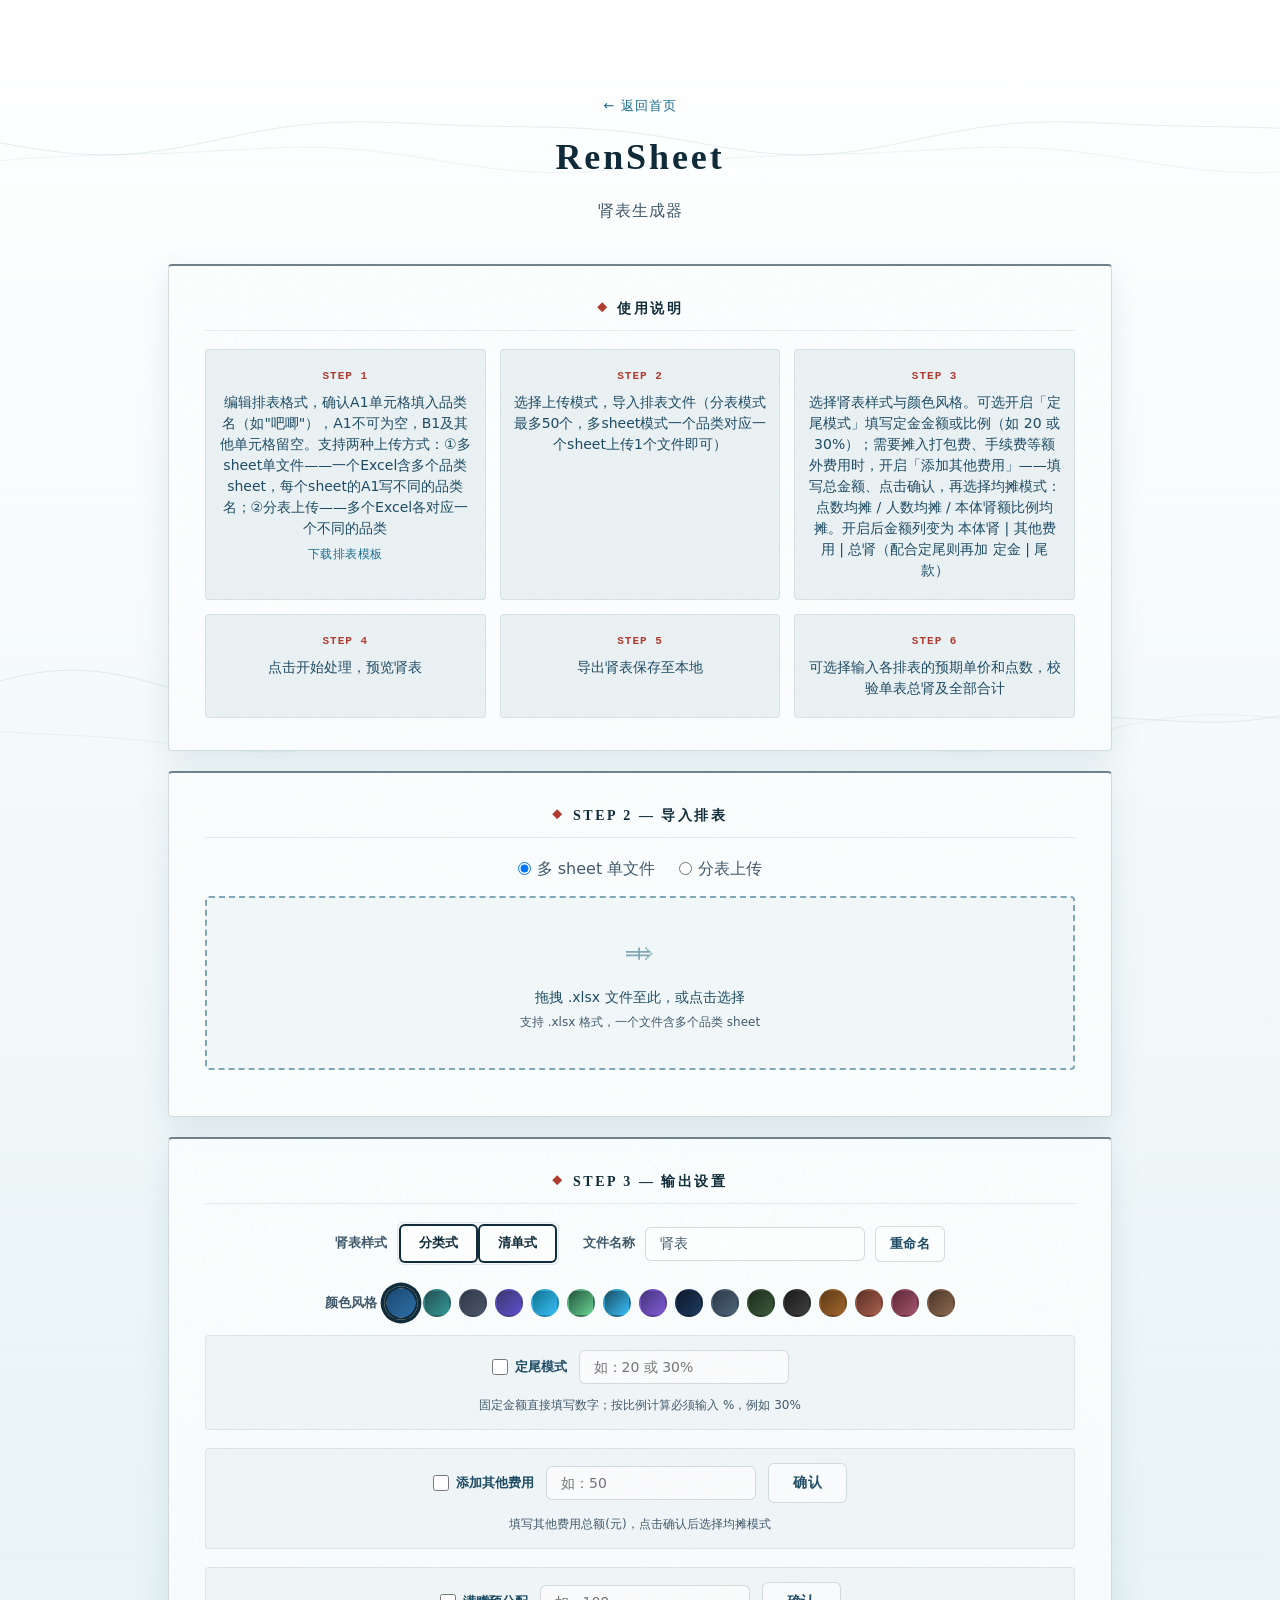
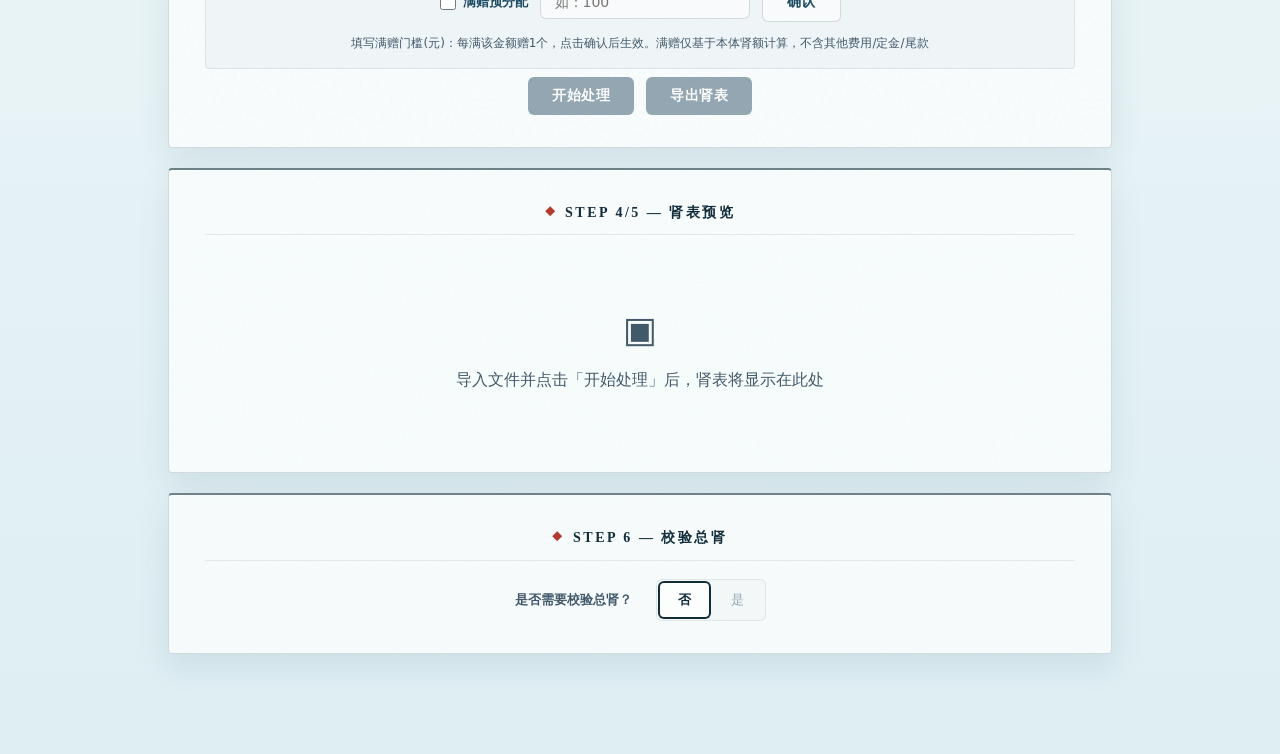
<file: shenbiao.html>
<!DOCTYPE html>
<html lang="zh-CN">
<head>
<meta charset="UTF-8">
<meta http-equiv="Content-Security-Policy" content="default-src 'self'; script-src 'self' 'unsafe-inline'; style-src 'self' 'unsafe-inline'; img-src 'self' data:; connect-src 'none';">
<meta name="viewport" content="width=device-width, initial-scale=1.0">
<title>RenSheet — 肾表生成器</title>
<link rel="icon" type="image/png" sizes="32x32" href="images/favicon-32.png">
<link rel="icon" type="image/png" sizes="48x48" href="images/favicon-48.png">
<link rel="apple-touch-icon" href="images/apple-touch-icon.png">
<script src="lib/xlsx.full.min.js"></script>
<script src="lib/exceljs.min.js"></script>
<style>
:root {
  --blue-900: #0D2137;
  --blue-700: #1A4570;
  --blue-500: #2B6FA8;
  --blue-300: #7BB3DD;
  --blue-100: #D6EAF5;
  --blue-50: #EDF5FA;
  --water: #B8D8E3;
  --gray-700: #4A5568;
  --gray-400: #A0AEC0;
  --gray-200: #E2E8F0;
  --gray-100: #F7FAFC;
  --white: #FFFFFF;
  --radius: 8px;
  --font: 'Segoe UI', 'PingFang SC', 'Microsoft YaHei', system-ui, sans-serif;
  --ease-out: cubic-bezier(.23, 1, .32, 1);
  --ease-in-out: cubic-bezier(.77, 0, .175, 1);
  --dur-1: 150ms;
  --dur-2: 220ms;
  --dur-3: 320ms;
}

* { margin:0; padding:0; box-sizing:border-box; }

body {
  font-family: var(--font);
  background: var(--gray-100);
  color: var(--gray-700);
  line-height: 1.6;
  -webkit-font-smoothing: antialiased;
}

.container {
  max-width: 1000px;
  margin: 0 auto;
  padding: 44px 28px 80px;
}

/* Header */
.header {
  text-align: center;
  padding: 48px 0 40px;
}
.header h1 {
  font-size: 36px;
  font-weight: 300;
  color: var(--blue-900);
  letter-spacing: 4px;
}
.header .intro {
  margin-top: 12px;
  font-size: 16px;
  color: var(--blue-700);
  font-weight: 500;
  letter-spacing: 1px;
}

/* Card */
.card {
  background: var(--white);
  border-radius: var(--radius);
  padding: 32px 36px;
  margin-bottom: 20px;
  border: 1px solid var(--gray-200);
  box-shadow: 0 1px 3px rgba(0,0,0,0.04);
  text-align: center;
}
.card-title {
  font-size: 14px;
  font-weight: 600;
  color: var(--blue-700);
  text-transform: uppercase;
  letter-spacing: 2px;
  margin-bottom: 18px;
}

/* Instructions */
.instructions {
  display: grid;
  grid-template-columns: repeat(3, 1fr);
  gap: 14px;
}
.inst-step {
  display: flex;
  flex-direction: column;
  align-items: center;
  padding: 18px 12px;
  background: var(--blue-50);
  border-radius: var(--radius);
}
.inst-step .step-num {
  font-size: 11px;
  font-weight: 700;
  color: var(--blue-300);
  letter-spacing: 1px;
}
.inst-step .step-text {
  margin-top: 6px;
  font-size: 14px;
  color: var(--blue-700);
  font-weight: 500;
  line-height: 1.5;
  text-align: center;
}

/* File drop zone */
.drop-zone {
  border: 2px dashed var(--blue-300);
  border-radius: var(--radius);
  padding: 36px;
  text-align: center;
  cursor: pointer;
  transition: border-color var(--dur-2) var(--ease-out), background var(--dur-2) var(--ease-out);
  background: var(--blue-50);
}
.drop-zone:hover, .drop-zone.drag-over {
  border-color: var(--blue-500);
  background: var(--blue-100);
}
.drop-zone .dz-icon {
  font-size: 28px;
  color: var(--blue-300);
  margin-bottom: 8px;
}
.drop-zone .dz-text {
  font-size: 14px;
  color: var(--blue-700);
}
.drop-zone .dz-hint {
  font-size: 12px;
  color: var(--gray-700);
  font-weight: 500;
  margin-top: 4px;
}

/* File list */
.file-list {
  margin-top: 14px;
  display: flex;
  flex-wrap: wrap;
  gap: 8px;
}
.file-tag {
  display: inline-flex;
  align-items: center;
  gap: 6px;
  background: var(--blue-50);
  border: 1px solid var(--blue-100);
  border-radius: 20px;
  padding: 5px 14px;
  font-size: 13px;
  color: var(--blue-700);
}
.file-tag .remove-file {
  cursor: pointer;
  color: var(--gray-400);
  font-size: 15px;
  line-height: 1;
  transition: color 0.15s;
}
.file-tag .remove-file:hover { color: #E53E3E; }
.file-preview-item {
  display: inline-flex;
  flex-direction: column;
  align-items: center;
}
.file-preview-stats {
  font-size: 11px;
  color: var(--gray-400);
  margin-top: 2px;
  white-space: nowrap;
}
.file-preview-stats.error { color: #E53E3E; }

/* Form controls */
.form-row {
  display: flex;
  align-items: center;
  gap: 24px;
  flex-wrap: wrap;
}
.form-group {
  display: flex;
  align-items: center;
  gap: 10px;
}
.form-group label {
  font-size: 13px;
  font-weight: 600;
  color: var(--gray-700);
  white-space: nowrap;
}

/* Radio group */
.checkbox-group {
  display: flex;
  gap: 4px;
  background: var(--gray-100);
  border-radius: 6px;
  padding: 3px;
}
.checkbox-group input { display: none; }
.checkbox-group label {
  padding: 7px 18px;
  font-size: 13px;
  border-radius: 4px;
  cursor: pointer;
  color: var(--gray-400);
  transition: color var(--dur-1) var(--ease-out), background var(--dur-1) var(--ease-out), box-shadow var(--dur-1) var(--ease-out);
}
.checkbox-group input:checked + label {
  background: var(--white);
  color: var(--gray-900);
  font-weight: 700;
  box-shadow: 0 0 0 2px #1a1a1a;
}
/* Color swatches */
.color-swatches {
  display: flex;
  gap: 8px;
  flex-wrap: wrap;
}
.color-swatch {
  width: 28px;
  height: 28px;
  border-radius: 50%;
  cursor: pointer;
  border: 2px solid transparent;
  transition: transform var(--dur-1) var(--ease-out), border-color var(--dur-1) var(--ease-out), box-shadow var(--dur-1) var(--ease-out);
}
.color-swatch.active { border-color: #1a1a1a; box-shadow: 0 0 0 3px #1a1a1a; transform: scale(1.2); }

/* Input */
.input-text {
  border: 1px solid var(--gray-200);
  border-radius: 6px;
  padding: 8px 14px;
  font-size: 14px;
  font-family: var(--font);
  color: var(--gray-700);
  outline: none;
  transition: border-color 0.15s;
  width: 220px;
}
.input-text:focus { border-color: var(--blue-300); }
.deposit-mode-row {
  display:flex; align-items:center; justify-content:center; gap:12px; flex-wrap:wrap;
  margin-top:18px; padding:14px 18px; background:var(--blue-50);
  border:1px solid var(--blue-100); border-radius:var(--radius);
}
.deposit-mode-check { display:flex; align-items:center; gap:7px; font-size:13px; font-weight:600; color:var(--blue-700); cursor:pointer; }
.deposit-mode-check input { width:16px; height:16px; accent-color:var(--blue-700); cursor:pointer; }
.deposit-input { width:210px; }
.deposit-guide { width:100%; font-size:12px; color:var(--gray-700); }
.deposit-guide.error { color:#C53030; font-weight:600; }
.btn-sm { padding:6px 14px; font-size:12px; }
.fee-mode-panel { display:flex; align-items:center; justify-content:center; gap:16px; flex-wrap:wrap; margin-top:10px; padding:10px 14px; background:var(--white); border:1px solid var(--blue-100); border-radius:var(--radius); }
.fee-mode-panel .deposit-mode-check { font-size:12.5px; }

/* Buttons */
.btn {
  padding: 10px 24px;
  font-size: 14px;
  font-family: var(--font);
  font-weight: 600;
  border: none;
  border-radius: 6px;
  cursor: pointer;
  letter-spacing: 0.5px;
  transition: background var(--dur-1) var(--ease-out), color var(--dur-1) var(--ease-out), border-color var(--dur-1) var(--ease-out), transform var(--dur-1) var(--ease-out);
}
.btn-primary {
  background: var(--blue-700);
  color: var(--white);
}
.btn-primary:hover { background: var(--blue-900); }
.btn-primary:disabled { background: var(--gray-400); cursor: not-allowed; }
.btn-secondary {
  background: var(--white);
  color: var(--blue-700);
  border: 1px solid var(--blue-300);
}
.btn-secondary:hover { background: var(--blue-50); }
.btn-export {
  background: var(--blue-500);
  color: var(--white);
}
.btn-export:hover { background: var(--blue-700); }
.btn-export:disabled { background: var(--gray-400); cursor: not-allowed; }

.btn-row {
  display: flex;
  gap: 12px;
  margin-top: 8px;
}

/* Preview table */
.preview-wrap {
  overflow-x: auto;
  margin-top: 16px;
  border: 1px solid var(--gray-200);
  border-radius: var(--radius);
}
.preview-table {
  width: 100%;
  border-collapse: collapse;
  font-size: 13px;
  min-width: 700px;
}
.preview-table th {
  background: var(--blue-900);
  color: var(--white);
  padding: 10px 12px;
  font-weight: 500;
  text-align: center;
  font-size: 12px;
  letter-spacing: 1px;
  white-space: nowrap;
}
.preview-table td {
  padding: 8px 12px;
  text-align: center;
  border-bottom: 1px solid var(--gray-200);
  white-space: pre-wrap;
  word-break: break-all;
}
.preview-table tr:nth-child(even) td { background: var(--blue-50); }
.preview-table tr:nth-child(odd) td { background: var(--white); }
.preview-table .col-name { font-weight: 600; color: var(--blue-900); }
.preview-table .col-detail { font-size: 12px; }
.preview-table .col-cost { font-weight: 600; color: var(--blue-700); }
.preview-table .col-count { color: var(--gray-700); }

/* Toast */
.toast {
  position: fixed;
  top: 24px;
  left: 50%;
  transform: translateX(-50%) translateY(-12px);
  background: var(--blue-900);
  color: var(--white);
  padding: 12px 28px;
  border-radius: 6px;
  font-size: 14px;
  z-index: 1000;
  opacity: 0;
  transition: opacity var(--dur-3) var(--ease-out), transform var(--dur-3) var(--ease-out);
  pointer-events: none;
  letter-spacing: 1px;
}
.toast.show { opacity: 1; transform: translateX(-50%) translateY(0); }
.toast.error { background: #C53030; }

/* Empty state */
.empty-state {
  text-align: center;
  padding: 48px 24px;
  color: var(--gray-700);
  font-weight: 500;
}
.empty-state .empty-icon { font-size: 36px; margin-bottom: 8px; }

/* Step links */
.step-links { display:inline-block; margin-top:4px; }
.step-link { color:var(--blue-500); text-decoration:none; font-size:12px; letter-spacing:0.5px; }
.step-link:hover { color:var(--blue-700); text-decoration:underline; }
.step-sep { color:var(--gray-400); margin:0 6px; font-size:11px; }

/* Lightbox */
.lightbox { display:none; position:fixed; top:0; left:0; width:100%; height:100%; background:rgba(0,0,0,0.85); z-index:2000; align-items:center; justify-content:center; }
.lightbox.show { display:flex; }
.lightbox img { max-width:92vw; max-height:92vh; border-radius:4px; box-shadow:0 4px 24px rgba(0,0,0,0.5); cursor:zoom-out; }
.lightbox-close { position:absolute; top:20px; right:30px; color:#fff; font-size:32px; cursor:pointer; opacity:0.7; transition:opacity 0.15s; line-height:1; }
.lightbox-close:hover { opacity:1; }

/* Validation */
.validation-file-row {
  display: flex;
  align-items: center;
  justify-content: center;
  gap: 14px;
  padding: 12px 16px;
  margin-bottom: 8px;
  background: var(--blue-50);
  border-radius: var(--radius);
  flex-wrap: wrap;
}
.validation-file-row .vf-name {
  font-size: 13px;
  font-weight: 600;
  color: var(--blue-700);
  min-width: 100px;
  text-align: left;
}
.validation-input {
  border: 1px solid var(--gray-200);
  border-radius: 6px;
  padding: 6px 12px;
  font-size: 13px;
  font-family: var(--font);
  color: var(--gray-700);
  outline: none;
  width: 100px;
  transition: border-color 0.15s;
}
.validation-input:focus { border-color: var(--blue-300); }
.validation-pass { color:#38A169; font-weight:600; font-size:13px; }
.validation-fail { color:#E53E3E; font-weight:600; font-size:13px; }

/* Motion: unified */
.back-link { display: inline-block; margin-bottom: 12px; font-size: 13px; color: var(--blue-500); text-decoration: none; letter-spacing: 1px; transition: color var(--dur-1) var(--ease-out); }
.back-link:hover { color: var(--blue-700); }
.btn:active:not(:disabled) { transform: scale(0.96); }
button:focus-visible, [role="button"]:focus-visible { outline: 2px solid var(--blue-500); outline-offset: 2px; }
.card { animation: cardIn 0.5s var(--ease-out) both; }
.container > .card:nth-child(2) { animation-delay: 0ms; }
.container > .card:nth-child(3) { animation-delay: 100ms; }
.container > .card:nth-child(4) { animation-delay: 200ms; }
.container > .card:nth-child(5) { animation-delay: 300ms; }
.container > .card:nth-child(6) { animation-delay: 400ms; }
.preview-table tbody tr { animation: rowIn 0.28s var(--ease-out) both; }
.preview-table tbody tr:nth-child(1) { animation-delay: 0ms; }
.preview-table tbody tr:nth-child(2) { animation-delay: 30ms; }
.preview-table tbody tr:nth-child(3) { animation-delay: 60ms; }
.preview-table tbody tr:nth-child(4) { animation-delay: 90ms; }
.preview-table tbody tr:nth-child(5) { animation-delay: 120ms; }
.preview-table tbody tr:nth-child(6) { animation-delay: 150ms; }
.preview-table tbody tr:nth-child(n+7) { animation-delay: 150ms; }
@keyframes cardIn { from { opacity: 0; transform: translateY(28px); } to { opacity: 1; transform: none; } }
@keyframes rowIn { from { opacity: 0; } to { opacity: 1; } }
@media (prefers-reduced-motion: reduce) {
  .card, .preview-table tbody tr { animation: none !important; }
}
@media (hover: hover) and (pointer: fine) {
  .color-swatch:hover { transform: scale(1.15); }
}
@media (prefers-reduced-motion: reduce) {
  *, *::before, *::after { animation-duration: .01ms !important; transition-duration: .01ms !important; }
}

/* Responsive */
@media (max-width: 900px) {
  .instructions { grid-template-columns: repeat(3, 1fr); }
}
@media (max-width: 768px) {
  .container { padding: 24px 16px 60px; }
  .header { padding: 32px 0 24px; }
  .header h1 { font-size: 28px; }
  .instructions { grid-template-columns: repeat(2, 1fr); }
  .card { padding: 24px 22px; }
  .form-row { flex-direction: column; align-items: flex-start; gap: 14px; }
  .preview-table { font-size: 12px; }
  .color-swatches { max-width: 300px; }
}
@media (max-width: 480px) {
  .instructions { grid-template-columns: 1fr 1fr; }
}
</style>
<style id="zhangye-skin">
/* ===== 账页皮肤：纯换色排版，不触碰任何行为/显隐/结构 ===== */
:root {
  --blue-900: #0f2a38;
  --blue-700: #1c4a63;
  --blue-500: #176b8d;
  --blue-300: #7fa7b5;
  --blue-100: #cfe3e9;
  --blue-50: #eaf1f3;
  --water: #a8ccd8;
  --gray-700: #40586a;
  --gray-400: #93a6b1;
  --gray-200: #d8e2e6;
  --gray-100: #f4f8f9;
  --white: #fdfefe;
  --gray-900: #0f2a38;
  --radius: 4px;
  --ink: #0f2a38;
  --ink-soft: #40586a;
  --water-ink: #176b8d;
  --seal: #b03a2e;
  --rule: rgba(20, 48, 63, .17);
  --rule-soft: rgba(20, 48, 63, .09);
  --rule-strong: rgba(20, 48, 63, .6);
  --serif: "Songti SC", "Noto Serif SC", "SimSun", "宋体", serif;
  --mono: "Cascadia Mono", Consolas, "SF Mono", monospace;
}
html { min-height: 100%; background: linear-gradient(180deg, rgba(255,255,255,.95) 0%, rgba(235,245,247,.85) 50%, rgba(218,236,241,.9) 100%); }
body { background: transparent; }
.container { position: relative; z-index: 1; }

/* 宣纸卡片 */
.card {
  position: relative;
  background: rgba(252, 254, 254, .82);
  border: 1px solid var(--rule);
  border-top: 2px solid var(--rule-strong);
  box-shadow: 0 1px 0 rgba(255,255,255,.35) inset, 0 12px 32px rgba(15, 74, 96, .1);
}
.card::after { /* 纸纤维 */
  content: ""; position: absolute; inset: 0; pointer-events: none; opacity: .05;
  background-image: url("data:image/svg+xml,%3Csvg viewBox='0 0 200 200' xmlns='http://www.w3.org/2000/svg'%3E%3Cfilter id='f'%3E%3CfeTurbulence type='fractalNoise' baseFrequency='.7' numOctaves='2' stitchTiles='stitch'/%3E%3C/filter%3E%3Crect width='100%25' height='100%25' filter='url(%23f)' opacity='.5'/%3E%3C/svg%3E");
}
@supports selector(:has(*)) {
  .card:not(:has(.modal-backdrop)) { backdrop-filter: blur(4px); -webkit-backdrop-filter: blur(4px); }
}

/* 排印 */
.header h1 { font-family: var(--serif); font-weight: 800; letter-spacing: .08em; color: var(--ink); }
.header .intro { color: var(--ink-soft); }
.card-title {
  font-family: var(--serif); font-weight: 800; letter-spacing: .18em; color: var(--ink);
  border-bottom: 1px solid var(--rule-soft); padding-bottom: 10px;
}
.card-title::before { content: "◆"; color: var(--seal); margin-right: 8px; font-size: .72em; vertical-align: 2px; }
.inst-step { border: 1px solid var(--rule-soft); }
.inst-step .step-num { color: var(--seal); font-family: var(--mono); }

/* 纸墨控件（只换色） */
.drop-zone { background: rgba(234,241,243,.55); }
.drop-zone:hover, .drop-zone.drag-over { background: rgba(207,227,233,.7); }
.file-tag { border-radius: 4px; background: rgba(234,241,243,.8); border-color: var(--rule); }
.checkbox-group { background: rgba(244,248,249,.9); border: 1px solid var(--rule-soft); }
.checkbox-group input:checked + label { background: var(--white); box-shadow: 0 0 0 2px var(--ink); }
.color-swatch.active { border-color: var(--ink); box-shadow: 0 0 0 3px var(--ink); }
.input-text, .validation-input { border-color: var(--rule); background: rgba(255,255,255,.65); }
.deposit-mode-row { background: rgba(234,241,243,.6); border-color: var(--rule-soft); }
.fee-mode-panel { background: rgba(255,255,255,.6); border-color: var(--rule-soft); }
.btn-primary { background: var(--ink); }
.btn-primary:hover { background: var(--water-ink); }
.btn-secondary { background: rgba(255,255,255,.6); border-color: var(--rule); }
.btn-export { background: var(--water-ink); }
.btn-export:hover { background: var(--ink); }

/* 表格只调字体边线 */
.preview-wrap { border-color: var(--rule); }
.preview-table th { background: var(--ink); font-family: var(--serif); letter-spacing: .12em; }
.preview-table td { border-bottom-color: var(--rule-soft); }
.validation-file-row { background: rgba(234,241,243,.6); border: 1px solid var(--rule-soft); }

/* Toast 只换背景 */
.toast { background: var(--ink); border: 1px solid var(--rule); }
.toast.error { background: var(--seal); }
</style>
</head>
<body>

<div class="container">

  <!-- Header -->
  <div class="header">
    <a href="index.html" class="back-link">&larr; 返回首页</a>
    <h1>RenSheet</h1>
    <p class="intro">肾表生成器</p>
  </div>

  <!-- Usage Guide -->
  <div class="card">
    <div class="card-title">使用说明</div>
    <div class="instructions">
      <div class="inst-step">
        <div class="step-num">STEP 1</div>
        <div class="step-text">编辑排表格式，确认A1单元格填入品类名（如"吧唧"），A1不可为空，B1及其他单元格留空。支持两种上传方式：①多sheet单文件——一个Excel含多个品类sheet，每个sheet的A1写不同的品类名；②分表上传——多个Excel各对应一个不同的品类<br>
          <span class="step-links">
            <a href="sample/肾表，国际表，二调原表示例.xlsx" class="step-link" download>下载排表模板</a>
          </span>
        </div>
      </div>
      <div class="inst-step">
        <div class="step-num">STEP 2</div>
        <div class="step-text">选择上传模式，导入排表文件（分表模式最多50个，多sheet模式一个品类对应一个sheet上传1个文件即可）</div>
      </div>
      <div class="inst-step">
        <div class="step-num">STEP 3</div>
        <div class="step-text">选择肾表样式与颜色风格。可选开启「定尾模式」填写定金金额或比例（如 20 或 30%）；需要摊入打包费、手续费等额外费用时，开启「添加其他费用」——填写总金额、点击确认，再选择均摊模式：点数均摊 / 人数均摊 / 本体肾额比例均摊。开启后金额列变为 本体肾 | 其他费用 | 总肾（配合定尾则再加 定金 | 尾款）</div>
      </div>
      <div class="inst-step">
        <div class="step-num">STEP 4</div>
        <div class="step-text">点击开始处理，预览肾表</div>
      </div>
      <div class="inst-step">
        <div class="step-num">STEP 5</div>
        <div class="step-text">导出肾表保存至本地</div>
      </div>
      <div class="inst-step">
        <div class="step-num">STEP 6</div>
        <div class="step-text">可选择输入各排表的预期单价和点数，校验单表总肾及全部合计</div>
      </div>
    </div>
  </div>

  <!-- File Import -->
  <div class="card">
    <div class="card-title">STEP 2 — 导入排表</div>
    <div class="form-row" style="justify-content:center;gap:24px;margin-bottom:14px;flex-wrap:wrap;align-items:center;">
      <label class="radio-label" style="display:flex;align-items:center;gap:6px;cursor:pointer;">
        <input type="radio" name="uploadMode" value="multiSheet" checked onchange="switchUploadMode()"> 多 sheet 单文件
      </label>
      <label class="radio-label" style="display:flex;align-items:center;gap:6px;cursor:pointer;">
        <input type="radio" name="uploadMode" value="multiFile" onchange="switchUploadMode()"> 分表上传
      </label>
    </div>
    <div class="drop-zone" id="dropZone">
      <div class="dz-icon">&#x2903;</div>
      <div class="dz-text">拖拽 .xlsx 文件至此，或点击选择</div>
      <div class="dz-hint" id="dzHint">支持 .xlsx 格式，一个文件含多个品类 sheet</div>
    </div>
    <input type="file" id="fileInput" accept=".xlsx" style="display:none">
    <div class="file-list" id="fileList"></div>
  </div>

  <!-- Settings -->
  <div class="card">
    <div class="card-title">STEP 3 — 输出设置</div>
    <div class="form-row" style="justify-content:center;">
      <div class="form-group">
        <label>肾表样式</label>
        <div class="checkbox-group" id="formatGroup">
          <input type="checkbox" name="format" id="fmtCat" value="categorized" checked>
          <label for="fmtCat">分类式</label>
          <input type="checkbox" name="format" id="fmtList" value="list" checked>
          <label for="fmtList">清单式</label>
        </div>
      </div>
      <div class="form-group">
        <label>文件名称</label>
        <input type="text" class="input-text" id="fileName" value="肾表" placeholder="输入文件名">
        <button class="btn btn-secondary" id="renameBtn" style="padding:8px 14px;font-size:13px;">重命名</button>
      </div>
      <div class="form-group">
        <label>颜色风格</label>
        <div class="color-swatches" id="colorSwatches">
          <span class="color-swatch active" data-theme="blue" style="background:linear-gradient(135deg, #1A4570, #2B6FA8)" title="医用蓝"></span>
          <span class="color-swatch" data-theme="teal" style="background:linear-gradient(135deg, #234E52, #319795)" title="水色"></span>
          <span class="color-swatch" data-theme="slate" style="background:linear-gradient(135deg, #2D3748, #4A5568)" title="暗灰"></span>
          <span class="color-swatch" data-theme="indigo" style="background:linear-gradient(135deg, #3C366B, #5A4FCF)" title="紫蓝"></span>
          <span class="color-swatch" data-theme="cyan" style="background:linear-gradient(135deg, #0E7490, #38BDF8)" title="青蓝"></span>
          <span class="color-swatch" data-theme="sage" style="background:linear-gradient(135deg, #22543D, #68D391)" title="薄荷"></span>
          <span class="color-swatch" data-theme="sea" style="background:linear-gradient(135deg, #164E63, #38BDF8)" title="海蓝"></span>
          <span class="color-swatch" data-theme="violet" style="background:linear-gradient(135deg, #44337A, #805AD5)" title="暮紫"></span>
          <span class="color-swatch" data-theme="navy" style="background:linear-gradient(135deg, #0A1628, #1E3A5F)" title="海军蓝"></span>
          <span class="color-swatch" data-theme="steel" style="background:linear-gradient(135deg, #2D3748, #4A6578)" title="钢蓝"></span>
          <span class="color-swatch" data-theme="moss" style="background:linear-gradient(135deg, #1C2A1C, #3A5A3A)" title="苔绿"></span>
          <span class="color-swatch" data-theme="graphite" style="background:linear-gradient(135deg, #1A1A1A, #3D3D3D)" title="石墨"></span>
          <span class="color-swatch" data-theme="amber" style="background:linear-gradient(135deg, #5C3A16, #A0642A)" title="琥珀"></span>
          <span class="color-swatch" data-theme="terracotta" style="background:linear-gradient(135deg, #5A2E24, #A85F4B)" title="陶土"></span>
          <span class="color-swatch" data-theme="warmrose" style="background:linear-gradient(135deg, #5B2736, #A6536D)" title="暖玫瑰"></span>
          <span class="color-swatch" data-theme="cocoa" style="background:linear-gradient(135deg, #4B3528, #8A684E)" title="暖棕"></span>
        </div>
      </div>
    </div>
    <div class="deposit-mode-row">
      <label class="deposit-mode-check" for="depositMode">
        <input type="checkbox" id="depositMode"> 定尾模式
      </label>
      <input type="text" class="input-text deposit-input" id="depositValue" placeholder="如：20 或 30%" disabled>
      <div class="deposit-guide" id="depositGuide">固定金额直接填写数字；按比例计算必须输入 %，例如 30%</div>
    </div>
    <div class="deposit-mode-row">
      <label class="deposit-mode-check" for="feeMode">
        <input type="checkbox" id="feeMode"> 添加其他费用
      </label>
      <input type="text" class="input-text deposit-input" id="feeValue" placeholder="如：50" disabled>
      <button class="btn btn-secondary btn-sm" id="feeConfirm" disabled>确认</button>
      <div class="deposit-guide" id="feeGuide">填写其他费用总额(元)，点击确认后选择均摊模式</div>
      <div class="fee-mode-panel" id="feeModePanel" style="display:none;">
        <label class="deposit-mode-check"><input type="radio" name="feeModeRadio" value="points"> 点数均摊模式</label>
        <label class="deposit-mode-check"><input type="radio" name="feeModeRadio" value="people"> 人数均摊模式</label>
        <label class="deposit-mode-check"><input type="radio" name="feeModeRadio" value="kidney"> 本体肾额比例均摊模式</label>
        <div class="deposit-guide" id="feeRadioGuide" style="width:100%;text-align:center;"></div>
      </div>
    </div>
    <div class="deposit-mode-row">
      <label class="deposit-mode-check" for="giftMode">
        <input type="checkbox" id="giftMode"> 满赠预分配
      </label>
      <input type="text" class="input-text deposit-input" id="giftValue" placeholder="如：100" disabled>
      <button class="btn btn-secondary btn-sm" id="giftConfirm" disabled>确认</button>
      <div class="deposit-guide" id="giftGuide">填写满赠门槛(元)：每满该金额赠1个，点击确认后生效。满赠仅基于本体肾额计算，不含其他费用/定金/尾款</div>
    </div>
    <div class="btn-row" style="justify-content:center;">
      <button class="btn btn-primary" id="processBtn">开始处理</button>
      <button class="btn btn-export" id="exportBtn" disabled>导出肾表</button>
    </div>
  </div>

  <!-- Preview -->
  <div class="card" id="previewCard">
    <div class="card-title">STEP 4/5 — 肾表预览</div>
    <div class="empty-state" id="emptyState">
      <div class="empty-icon">&#x25A3;</div>
      <p>导入文件并点击「开始处理」后，肾表将显示在此处</p>
    </div>
    <div class="preview-wrap" id="previewWrap" style="display:none"></div>
  </div>

  <!-- Validation -->
  <div class="card" id="validationCard">
    <div class="card-title">STEP 6 — 校验总肾</div>
    <div class="form-row" style="justify-content:center;">
      <label style="font-size:13px;font-weight:600;color:var(--gray-700);">是否需要校验总肾？</label>
      <div class="checkbox-group" id="validationToggle">
        <input type="checkbox" name="validate" id="valNo" value="no" checked>
        <label for="valNo">否</label>
        <input type="checkbox" name="validate" id="valYes" value="yes">
        <label for="valYes">是</label>
      </div>
    </div>
    <div id="validationInputs" style="display:none;margin-top:16px;"></div>
    <div id="validationBtnRow" style="display:none;margin-top:14px;">
      <button class="btn btn-primary" id="validateBtn">开始校验</button>
    </div>
  </div>

</div>

<div class="toast" id="toast"></div>



<script>
// ==================== STATE ====================
const MAX_FILES = 10;
let uploadMode = 'multiSheet'; // 'multiSheet' | 'multiFile'
let importedFiles = [];       // [{name, workbook}]
let processedData = null;    // {title, headers, rows, format, theme}
let currentTheme = 'blue';
let validationEnabled = false;
let fileValidationInputs = {};  // {fileIndex: {unitPrice, points}}
let validationResults = null;   // stored separately from processedData
let depositModeEnabled = false;
let feeModeEnabled = false;      // 复选框勾选状态
let feeConfirmed = false;        // 金额已点确认
let feeModeSelected = null;      // 'points'|'people'|'kidney'
let giftModeEnabled = false;     // 满赠预分配勾选状态
let giftConfirmed = false;       // 门槛已点确认
let giftValueCents = 0;          // 确认时固化的门槛(分)

// ==================== SECURITY ====================
function escapeHtml(value) {
  return String(value == null ? '' : value)
    .replace(/&/g, '&amp;')
    .replace(/</g, '&lt;')
    .replace(/>/g, '&gt;')
    .replace(/"/g, '&quot;')
    .replace(/'/g, '&#39;');
}

function sanitizeCellValue(val) {
  if (typeof val === 'number' || val == null) return val;
  var s = String(val);
  return /^[=+\-@]/.test(s) ? "'" + s : val;
}

function switchUploadMode() {
  var radios = document.getElementsByName('uploadMode');
  for (var r = 0; r < radios.length; r++) {
    if (radios[r].checked) { uploadMode = radios[r].value; break; }
  }
  importedFiles = [];
  renderFileList();
  var hint = document.getElementById('dzHint');
  if (uploadMode === 'multiSheet') {
    fileInput.removeAttribute('multiple');
    hint.textContent = '支持 .xlsx 格式，一个文件含多个品类 sheet';
  } else {
    fileInput.setAttribute('multiple', '');
    hint.textContent = '支持 .xlsx 格式，单次最多 10 个文件';
  }
}

// ==================== DOM REFS ====================
const dropZone = document.getElementById('dropZone');
const fileInput = document.getElementById('fileInput');
const fileList = document.getElementById('fileList');
const processBtn = document.getElementById('processBtn');
const exportBtn = document.getElementById('exportBtn');
const previewWrap = document.getElementById('previewWrap');
const emptyState = document.getElementById('emptyState');
const fileNameInput = document.getElementById('fileName');
const renameBtn = document.getElementById('renameBtn');
const toast = document.getElementById('toast');
const validationToggle = document.getElementById('validationToggle');
const validationInputs = document.getElementById('validationInputs');
const validationBtnRow = document.getElementById('validationBtnRow');
const validateBtn = document.getElementById('validateBtn');
const depositModeInput = document.getElementById('depositMode');
const depositValueInput = document.getElementById('depositValue');
const depositGuide = document.getElementById('depositGuide');
const feeModeInput = document.getElementById('feeMode');
const feeValueInput = document.getElementById('feeValue');
const feeConfirmBtn = document.getElementById('feeConfirm');
const feeGuide = document.getElementById('feeGuide');
const feeModePanel = document.getElementById('feeModePanel');
const feeRadioGuide = document.getElementById('feeRadioGuide');
const giftModeInput = document.getElementById('giftMode');
const giftValueInput = document.getElementById('giftValue');
const giftConfirmBtn = document.getElementById('giftConfirm');
const giftGuide = document.getElementById('giftGuide');

// ==================== TOAST ====================
let toastTimer;
function showToast(msg, isError) {
  clearTimeout(toastTimer);
  toast.textContent = msg;
  toast.className = 'toast ' + (isError ? 'error' : '') + ' show';
  toastTimer = setTimeout(function() { toast.classList.remove('show'); }, 2500);
}

// ==================== FILE HANDLING ====================
dropZone.addEventListener('click', function() {
  if (uploadMode === 'multiSheet' && importedFiles.length) {
    showToast('多 sheet 模式只适配一个文件多个 sheet 噢，如需要多个文件请切换为分表上传模式', true);
    return;
  }
  fileInput.click();
});
fileInput.addEventListener('change', function(e) { handleFiles(e.target.files); });
dropZone.addEventListener('dragover', function(e) { e.preventDefault(); dropZone.classList.add('drag-over'); });
dropZone.addEventListener('dragleave', function() { dropZone.classList.remove('drag-over'); });
dropZone.addEventListener('drop', function(e) {
  e.preventDefault();
  dropZone.classList.remove('drag-over');
  if (uploadMode === 'multiSheet' && importedFiles.length) {
    showToast('多 sheet 模式只适配一个文件多个 sheet 噢，如需要多个文件请切换为分表上传模式', true);
    return;
  }
  handleFiles(e.dataTransfer.files);
});

function handleFiles(files) {
  if (!files || !files.length) return;
  processBtn.disabled = true;
  if (uploadMode === 'multiSheet') {
    if (files.length > 1) { showToast('多 sheet 模式只支持单文件，请选择一个文件', true); return; }
  } else {
    var remaining = MAX_FILES - importedFiles.length;
    if (files.length > remaining) { showToast('最多还能导入 ' + remaining + ' 个文件', true); return; }
  }
  var pending = files.length;
  var errors = [];
  for (var i = 0; i < files.length; i++) {
    (function(file) {
      if (!file.name.match(/\.xlsx$/i)) {
        errors.push('文件「' + file.name + '」不是 .xlsx 文件');
        pending--; if (!pending) finish();
        return;
      }
      var reader = new FileReader();
      reader.onload = function(e) {
        try {
          var wb = XLSX.read(e.target.result, {type:'array'});
          if (uploadMode === 'multiFile' && wb.SheetNames.length > 1) {
            errors.push('文件「' + file.name + '」含' + wb.SheetNames.length + '个sheet，分表上传模式不支持多sheet文件，请切换为"多 sheet 单文件"模式');
            pending--; if (!pending) finish();
            return;
          }
          var preview = tryParsePreview(wb);
          if (preview && preview.error) {
            errors.push('文件「' + file.name + '」' + preview.error);
            pending--; if (!pending) finish();
            return;
          }
          if (uploadMode === 'multiSheet') {
            importedFiles = [{name: file.name, workbook: wb, preview: preview}];
          } else {
            importedFiles.push({name: file.name, workbook: wb, preview: preview});
          }
        } catch(ex) {
          errors.push('文件「' + file.name + '」文件解析失败');
        }
        pending--; if (!pending) finish();
      };
      reader.onerror = function() {
        errors.push('文件「' + file.name + '」读取失败');
        pending--; if (!pending) finish();
      };
      reader.readAsArrayBuffer(file);
    })(files[i]);
  }
  function finish() {
    renderFileList();
    if (errors.length) showToast(errors.join('\n'), true);
    else if (importedFiles.length) showToast('已导入 ' + importedFiles.length + ' 个文件');
    fileInput.value = '';
    if (uploadMode === 'multiFile') saveDraft();
  }
}

function renderFileList() {
  fileList.innerHTML = importedFiles.map(function(f, i) {
    var previewHtml = '';
    if (f.preview) {
      if (f.preview.error) {
        previewHtml = '<div class="file-preview-stats error">' + escapeHtml(f.preview.error) + '</div>';
      } else {
        var kindInfo = '';
        if (uploadMode === 'multiSheet' && f.preview.kind && f.preview.kind.indexOf('+') !== -1) {
          var sheetCount = f.preview.kind.split('+').length;
          kindInfo = '、' + sheetCount + ' 个品类（' + escapeHtml(f.preview.kind) + '）';
        }
        previewHtml = '<div class="file-preview-stats">识别到 ' + f.preview.cnCount + ' 个CN、' + f.preview.roleCount + ' 个角色、' + f.preview.recordCount + ' 个点数' + kindInfo + '</div>';
      }
    }
    return '<div class="file-preview-item">' +
      '<span class="file-tag">' + escapeHtml(f.name) + '<span class="remove-file" data-idx="' + i + '">&times;</span></span>' +
      previewHtml +
      '</div>';
  }).join('');
  fileList.querySelectorAll('.remove-file').forEach(function(el) {
    el.addEventListener('click', function(e) {
      e.stopPropagation();
      var idx = parseInt(this.dataset.idx);
      importedFiles.splice(idx, 1);
      renderFileList();
    });
  });
  processBtn.disabled = !importedFiles.length;
  exportBtn.disabled = true;
}

// ==================== RENAME ====================
renameBtn.addEventListener('click', function() {
  var newName = fileNameInput.value.trim();
  if (!newName) { showToast('请输入文件名', true); return; }
  if (processedData) {
    processedData.title = newName;
    renderPreview();
  }
  showToast('已重命名为 ' + newName);
    saveDraft();
});

// ==================== COLOR THEME ====================
document.getElementById('colorSwatches').addEventListener('click', function(e) {
  var swatch = e.target.closest('.color-swatch');
  if (!swatch) return;
  this.querySelectorAll('.color-swatch').forEach(function(s) { s.classList.remove('active'); });
  swatch.classList.add('active');
  currentTheme = swatch.dataset.theme;
      saveDraft();
  if (processedData) {
    processedData.theme = currentTheme;
    renderPreview();
  }
});

function colToLetter(col) {
  var s = "";
  while (col >= 0) {
    s = String.fromCharCode(65 + (col % 26)) + s;
    col = Math.floor(col / 26) - 1;
  }
  return s;
}


function tryParsePreview(wb) {
  try {
    var totalCnSet = {}; var totalRole = 0; var totalRec = 0; var kinds = [];
    for (var si = 0; si < wb.SheetNames.length; si++) {
      var ws = wb.Sheets[wb.SheetNames[si]];
      assertA1Present(ws, wb.SheetNames[si]);
      var data = XLSX.utils.sheet_to_json(ws, {header:1, defval:''});
      var kind = String((data[0] || [])[0] || '').trim();
      if (!kind) throw new Error('格式错误：sheet「' + wb.SheetNames[si] + '」A1单元格（品类名）为空');
      kinds.push(kind);
      var rawHeaders = (data[1] || []).slice(1);
      var rawPriceRow = data[2] || [];
      // 扫描范围：第2行/第3行/数据区出现内容的最大列
      var maxCol = Math.max(rawHeaders.length, rawPriceRow.length - 1);
      for (var pr = 3; pr < data.length; pr++) {
        if (data[pr] && data[pr].length - 1 > maxCol) maxCol = data[pr].length - 1;
      }
      var headerCols = [];
      for (var ci = 1; ci <= maxCol; ci++) {
        var hdr = String(rawHeaders[ci - 1] == null ? '' : rawHeaders[ci - 1]).trim();
        var pv = String(rawPriceRow[ci] == null ? '' : rawPriceRow[ci]).trim();
        var hasData = false;
        for (var dr = 3; dr < data.length && !hasData; dr++) {
          if (data[dr] && String(data[dr][ci] || '').trim()) hasData = true;
        }
        if (!hdr && !pv && !hasData) continue; // 角色/单价/数据全空的列：跳过
        if (!hdr) {
          if (pv) throw new Error('格式错误：第3行第' + colToLetter(ci) + '列有单价，但第2行对应角色名为空，请补齐角色名或删除该单价');
          throw new Error('格式错误：第' + colToLetter(ci) + '列存在购买数据，但第2行角色名为空，请检查表头是否缺少角色名或存在合并单元格');
        }
        if (pv !== '' && !/^\d+(\.\d+)?$/.test(pv)) throw new Error('格式错误：第3行第' + colToLetter(ci) + '列单价"' + pv + '"无法解析，请输入纯数字（不能包含中文或特殊符号）');
        headerCols.push(ci); // 有角色：单价为空按0处理
      }
      totalRole += headerCols.length;
      for (var r = 3; r < data.length; r++) {
        var row = data[r];
        if (!row || !row.length) continue;
        for (var h = 0; h < headerCols.length; h++) {
          var name = String(row[headerCols[h]] || '').trim();
          if (!name) continue;
          totalCnSet[name] = true; totalRec++;
        }
      }
    }
    if (!kinds.length) return {error: '未找到有效品类数据'};
    var cnCount = Object.keys(totalCnSet).length;
    return { cnCount: cnCount, roleCount: totalRole, recordCount: totalRec, kind: kinds.join('+') };
  } catch(e) {
    return {error: e.message};
  }
}
// ==================== PARSE INPUT SHEETS ====================
// A1为空(第1行整行为空)时 sheet_to_json 会跳过空行导致数据错位, 用!ref真实行号兜底
function assertA1Present(ws, sheetName) {
  var range = XLSX.utils.decode_range((ws && ws['!ref']) || 'A1:A1');
  if (range.s.r > 0) {
    throw new Error('格式错误：' + (sheetName ? 'sheet「' + sheetName + '」' : '') + 'A1单元格（品类名）为空');
  }
}

function getSheetKind(wb) {
  var ws = wb.Sheets[wb.SheetNames[0]];
  assertA1Present(ws);
  var data = XLSX.utils.sheet_to_json(ws, {header:1, defval:''});
  if (!data.length || !data[0].length) throw new Error('格式错误：A1单元格（品类名）为空');
  var kind = String(data[0][0] || '').trim();
  if (!kind) throw new Error('格式错误：A1单元格（品类名）为空');
  for (var c = 1; c < data[0].length; c++) {
    if (String(data[0][c] || '').trim()) throw new Error('格式错误：第一行仅A1可填写品类名，B1及其他单元格请留空（当前' + colToLetter(c) + '1单元格有值）');
  }
  return kind;
}

function parseSheetData(data) {
  if (data.length < 4) throw new Error('数据行不足（表内仅' + data.length + '行，至少需要4行——第1行品类名、第2行角色、第3行单价、第4+行数据）');
  var kind = String(data[0][0] || '').trim();
  if (!kind) throw new Error('格式错误：A1单元格（品类名）为空');
  for (var c = 1; c < data[0].length; c++) {
    if (String(data[0][c] || '').trim()) throw new Error('格式错误：第一行仅A1可填写品类名，B1及其他单元格请留空（当前' + colToLetter(c) + '1单元格有值）');
  }
  var rawHeaders = data[1].slice(1);
  var rawPriceRow = data[2] || [];
  // 扫描范围：第2行/第3行/数据区出现内容的最大列
  var maxCol = Math.max(rawHeaders.length, rawPriceRow.length - 1);
  for (var pr = 3; pr < data.length; pr++) {
    if (data[pr] && data[pr].length - 1 > maxCol) maxCol = data[pr].length - 1;
  }
  var headers = [];
  var headerCols = [];
  var prices = [];
  var seen = {};
  var seenAtCol = {};
  for (var ci = 1; ci <= maxCol; ci++) {
    var hdr = String(rawHeaders[ci - 1] == null ? '' : rawHeaders[ci - 1]).trim();
    var pv = String(rawPriceRow[ci] == null ? '' : rawPriceRow[ci]).trim();
    var hasData = false;
    for (var dr = 3; dr < data.length && !hasData; dr++) {
      if (data[dr] && String(data[dr][ci] || '').trim()) hasData = true;
    }
    if (!hdr && !pv && !hasData) continue; // 角色/单价/数据全空的列：跳过
    if (!hdr) {
      if (pv) throw new Error('格式错误：第3行第' + colToLetter(ci) + '列有单价，但第2行对应角色名为空，请补齐角色名或删除该单价');
      throw new Error('格式错误：第' + colToLetter(ci) + '列存在购买数据，但第2行角色名为空，请检查表头是否缺少角色名或存在合并单元格');
    }
    if (seen[hdr]) {
      throw new Error('格式错误：第2行第' + colToLetter(ci) + '列角色名"' + hdr + '"重复（首次出现于第' + colToLetter(seenAtCol[hdr]) + '列）');
    }
    seen[hdr] = true;
    seenAtCol[hdr] = ci;
    headers.push(hdr);
    headerCols.push(ci);
    if (pv === '') {
      prices.push(0); // 有角色无单价：单价按0
    } else if (!/^\d+(\.\d+)?$/.test(pv)) {
      throw new Error('格式错误：第3行第' + colToLetter(ci) + '列单价"' + pv + '"无法解析，请输入纯数字（不能包含中文或特殊符号）');
    } else {
      prices.push(parseFloat(pv));
    }
  }
  var purchases = [];
  for (var r = 3; r < data.length; r++) {
    var row = data[r];
    if (!row || !row.length) continue;
    for (var h = 0; h < headers.length; h++) {
      var name = String(row[headerCols[h]] || '').trim();
      if (!name) continue;
      var rawLabel = String(headers[h] || '').trim();
      var price = parseFloat(prices[h]) || 0;
      purchases.push({
        person: name,
        character: rawLabel,
        label: rawLabel,
        kind: kind,
        price: price
      });
    }
  }
  return purchases;
}

function parseSheet(wb) {
  if (uploadMode === 'multiFile') {
    if (wb.SheetNames.length > 1) throw new Error('格式错误：分表上传模式不支持多 sheet 文件（当前文件含' + wb.SheetNames.length + '个sheet），请切换为"多 sheet 单文件"模式或拆分文件');
    var ws = wb.Sheets[wb.SheetNames[0]];
    assertA1Present(ws);
    var data = XLSX.utils.sheet_to_json(ws, {header:1, defval:''});
    return parseSheetData(data);
  }
  // multiSheet mode: iterate all sheets
  var seenKinds = {};
  for (var si = 0; si < wb.SheetNames.length; si++) {
    var ws = wb.Sheets[wb.SheetNames[si]];
    assertA1Present(ws, wb.SheetNames[si]);
    var data = XLSX.utils.sheet_to_json(ws, {header:1, defval:''});
    var a1 = String((data[0] || [])[0] || '').trim();
    if (a1) {
      if (seenKinds[a1]) throw new Error('格式错误：多个sheet的A1品类名重复（"' + a1 + '"），同一文件内每个sheet的品类名必须不同');
      seenKinds[a1] = true;
    }
  }
  var all = [];
  var sheetErrors = [];
  for (var si = 0; si < wb.SheetNames.length; si++) {
    var ws2 = wb.Sheets[wb.SheetNames[si]];
    var data2 = XLSX.utils.sheet_to_json(ws2, {header:1, defval:''});
    try {
      var purchases = parseSheetData(data2);
      all = all.concat(purchases);
    } catch(e) {
      if (wb.SheetNames.length === 1) throw e;
      sheetErrors.push('sheet「' + wb.SheetNames[si] + '」' + e.message);
    }
  }
  if (sheetErrors.length) throw new Error(sheetErrors.join('\n'));
  if (!all.length) throw new Error('所有sheet均无有效数据');
  return all;
}

// ==================== PROCESS DATA ====================
function processAllFiles() {
  var parseErrors = [];
  // Cross-file A1 dedup only in multiFile mode
  if (uploadMode === 'multiFile') {
    var kindFileMap = {};  // {kind: fileName}
    for (var i = 0; i < importedFiles.length; i++) {
      try {
        var wb = importedFiles[i].workbook;
        var ws = wb.Sheets[wb.SheetNames[0]];
        var data = XLSX.utils.sheet_to_json(ws, {header:1, defval:''});
        var a1 = String((data[0] || [])[0] || '').trim();
        if (!a1) continue;
        if (kindFileMap[a1] !== undefined) {
          parseErrors.push('品类名"' + a1 + '"在文件「' + kindFileMap[a1] + '」和「' + importedFiles[i].name + '」中重复出现，请确保同一品类名只在一个文件中使用');
        } else {
          kindFileMap[a1] = importedFiles[i].name;
        }
      } catch(e) {
        parseErrors.push('文件「' + importedFiles[i].name + '」' + e.message);
      }
    }
    if (parseErrors.length) { showToast(parseErrors.join('\n'), true); return null; }
  }

  var allPurchases = [];
  var charPriceMap = {};  // {kind: {label: price}}
  var sheetStats = [];    // [{name, kind, totalCount, totalCost}]

  for (var i = 0; i < importedFiles.length; i++) {
    try {
      var wb = importedFiles[i].workbook;
      var purchases = parseSheet(wb);
      // sheetStats: per-sheet in multiSheet mode, per-file in multiFile mode
      if (uploadMode === 'multiSheet') {
        for (var si = 0; si < wb.SheetNames.length; si++) {
          var ws = wb.Sheets[wb.SheetNames[si]];
          var sd = XLSX.utils.sheet_to_json(ws, {header:1, defval:''});
          try {
            var sp = parseSheetData(sd);
            var sTotalCost = 0;
            for (var j = 0; j < sp.length; j++) { sTotalCost += sp[j].price; }
            sheetStats.push({
              name: importedFiles[i].name + ' / ' + wb.SheetNames[si],
              kind: sp.length ? sp[0].kind : '',
              totalCount: sp.length,
              totalCost: sTotalCost
            });
          } catch(e) { throw e; }
        }
      } else {
        var sTotalCount = purchases.length;
        var sTotalCost = 0;
        for (var j = 0; j < purchases.length; j++) { sTotalCost += purchases[j].price; }
        sheetStats.push({
          name: importedFiles[i].name,
          kind: purchases.length ? purchases[0].kind : '',
          totalCount: sTotalCount,
          totalCost: sTotalCost
        });
      }
      // Track per-character unit prices
      for (var j = 0; j < purchases.length; j++) {
        var p = purchases[j];
        if (!charPriceMap[p.kind]) charPriceMap[p.kind] = {};
        var prevPrice = charPriceMap[p.kind][p.label];
        if (prevPrice === undefined) {
          charPriceMap[p.kind][p.label] = p.price;
        }
      }
      allPurchases = allPurchases.concat(purchases);
    } catch(e) {
      parseErrors.push('文件「' + importedFiles[i].name + '」' + e.message);
    }
  }

  if (parseErrors.length) {
    showToast(parseErrors.join('\n'), true);
    return null;
  }

  if (!allPurchases.length) {
    showToast('所有文件均无有效数据：请检查排表是否只有表头而没有购买记录', true);
    return null;
  }

  var personMap = {};
  for (var j = 0; j < allPurchases.length; j++) {
    var p = allPurchases[j];
    if (!personMap[p.person]) {
      personMap[p.person] = {totalCount:0, totalCost:0, byKind:{}};
    }
    var pm = personMap[p.person];
    pm.totalCount += 1;
    pm.totalCost += p.price;
    var charMap = pm.byKind[p.kind] || {};
    charMap[p.label] = (charMap[p.label] || 0) + 1;
    pm.byKind[p.kind] = charMap;
  }

  // --- Renal amount validation ---
  var validationErrors = [];  // {person, totalCost, expectedCost, diff}
  var persons = Object.keys(personMap).sort();

  for (var pi = 0; pi < persons.length; pi++) {
    var person = persons[pi];
    var pm = personMap[person];
    var expectedCost = 0;
    var kinds = Object.keys(pm.byKind);
    for (var ki = 0; ki < kinds.length; ki++) {
      var kind = kinds[ki];
      var chars = Object.keys(pm.byKind[kind]);
      for (var ci = 0; ci < chars.length; ci++) {
        var ch = chars[ci];
        var count = pm.byKind[kind][ch];
        var unitPrice = (charPriceMap[kind] && charPriceMap[kind][ch] !== undefined) ? charPriceMap[kind][ch] : 0;
        expectedCost += count * unitPrice;
      }
    }
    if (Math.abs(expectedCost - pm.totalCost) > 0.005) {
      validationErrors.push({
        person: person,
        totalCost: pm.totalCost,
        expectedCost: expectedCost,
        diff: pm.totalCost - expectedCost
      });
    }
  }

  return {
    personMap: personMap,
    persons: persons,
    validationErrors: validationErrors,
    hasValidationError: validationErrors.length > 0,
    sheetStats: sheetStats
  };
}

// ==================== BUILD TABLE DATA ====================
function parseDepositConfig(showError) {
  if (!depositModeEnabled) return null;
  var raw = depositValueInput.value.trim();
  var error = '';
  var config = null;
  if (!raw) {
    error = '定尾模式下必须输入定金金额或比例';
  } else if (/^\d+(?:\.\d+)?%$/.test(raw)) {
    var percent = parseFloat(raw.slice(0, -1));
    if (percent <= 0 || percent > 100) error = '定金比例必须大于 0% 且不超过 100%';
    else config = {type:'percent', value:percent, raw:raw};
  } else if (/^\d+(?:\.\d+)?$/.test(raw)) {
    var amount = parseFloat(raw);
    if (amount <= 0) error = '固定定金必须大于 0 元';
    else config = {type:'fixed', value:Math.round(amount * 100) / 100, raw:raw};
  } else {
    error = '格式错误：固定金额填写数字，比例必须带 %，例如 20 或 30%';
  }
  depositGuide.classList.toggle('error', !!error);
  depositGuide.textContent = error || (config.type === 'percent'
    ? '当前按比例计算：每人定金 = 总肾 × ' + config.value + '%'
    : '当前按固定金额计算：每人定金 ' + config.value.toFixed(2) + ' 元');
  if (error && showError) showToast(error, true);
  return error ? false : config;
}

// totalCents 为整数分, 避免元→分二次舍入误差
function calculateDeposit(totalCents, config) {
  var depositCents = config.type === 'percent'
    ? Math.round(totalCents * config.value / 100)
    : Math.round(config.value * 100);
  return {depositCents:depositCents, tailCents:totalCents - depositCents, totalCents:totalCents};
}

// ==================== EXTRA FEE (其他费用) ====================
function getFeeAmountCents() {
  var raw = feeValueInput.value.trim();
  if (!/^\d+(?:\.\d+)?$/.test(raw)) return 0;
  var cents = Math.round(parseFloat(raw) * 100);
  return cents > 0 ? cents : 0;
}

// ==================== 满赠预分配 ====================
function getGiftThresholdCents() {
  var raw = giftValueInput.value.trim();
  if (!/^\d+(?:\.\d+)?$/.test(raw)) return 0;
  var cents = Math.round(parseFloat(raw) * 100);
  return cents > 0 ? cents : 0;
}

// 处理/导出共用闸: 未勾选→null；勾选未确认→false(阻断)；已确认→{thresholdCents}
function applyGiftConfig() {
  if (!giftModeEnabled) return null;
  if (!giftConfirmed) {
    showToast('已勾选满赠预分配，请填写门槛并点击确认后再处理', true);
    return false;
  }
  var cents = giftValueCents;
  if (!(cents > 0)) {
    giftGuide.classList.add('error');
    giftGuide.textContent = '满赠门槛已失效，请重新输入并点击确认';
    showToast('满赠门槛已失效，请重新确认', true);
    return false;
  }
  return {thresholdCents: cents};
}

function feeModeLabel(mode) {
  return mode === 'points' ? '点数均摊' : mode === 'people' ? '人数均摊' : '本体肾额比例均摊';
}

function buildFeeContext(data) {
  var totalPoints = 0, totalKidneyCents = 0;
  for (var i = 0; i < data.persons.length; i++) {
    var pm = data.personMap[data.persons[i]];
    totalPoints += pm.totalCount;
    totalKidneyCents += Math.round(pm.totalCost * 100);
  }
  return {totalPoints: totalPoints, totalKidneyCents: totalKidneyCents, personCount: data.persons.length};
}

// 单人其他费用(整数分), 统一进一法到分, 不做尾差兜底
function calculateFee(pm, feeConfig, ctx) {
  var totalCents = feeConfig.totalCents;
  if (feeConfig.mode === 'points') {
    return ctx.totalPoints > 0 ? Math.ceil(totalCents * pm.totalCount / ctx.totalPoints) : 0;
  }
  if (feeConfig.mode === 'people') {
    return ctx.personCount > 0 ? Math.ceil(totalCents / ctx.personCount) : 0;
  }
  var myCents = Math.round(pm.totalCost * 100);
  return ctx.totalKidneyCents > 0 ? Math.ceil(totalCents * myCents / ctx.totalKidneyCents) : 0;
}

// 定尾基数 = 本体肾 + 其他费用(如有), 整数分
function getTailBaseCents(pm, data) {
  var base = Math.round(pm.totalCost * 100);
  if (data.feeConfig) {
    var ctx = data.feeContext || (data.feeContext = buildFeeContext(data));
    base += calculateFee(pm, data.feeConfig, ctx);
  }
  return base;
}

function validateFeeForData(data, showError) {
  if (!feeModeEnabled || !feeConfirmed || !feeModeSelected) return null;
  var totalCents = getFeeAmountCents();
  if (totalCents <= 0) {
    var msg = '请填写有效的其他费用金额';
    if (showError) showToast(msg, true);
    return false;
  }
  if (feeModeSelected === 'kidney') {
    var ctx = buildFeeContext(data);
    if (ctx.totalKidneyCents <= 0) {
      var msg2 = '本体肾额合计为 0，无法按本体肾额比例均摊，请选择其他模式';
      feeGuide.classList.add('error');
      feeGuide.textContent = msg2;
      if (showError) showToast(msg2, true);
      return false;
    }
  }
  return {totalCents: totalCents, mode: feeModeSelected};
}

function validateDepositForData(data, showError) {
  var config = parseDepositConfig(showError);
  if (config === false || config === null) return config;
  if (config.type === 'fixed') {
    for (var i = 0; i < data.persons.length; i++) {
      var person = data.persons[i];
      if (getTailBaseCents(data.personMap[person], data) < Math.round(config.value * 100)) {
        var msg = '「' + person + '」的总肾低于固定定金 ' + config.value.toFixed(2) + ' 元，请降低定金';
        depositGuide.classList.add('error');
        depositGuide.textContent = msg;
        if (showError) showToast(msg, true);
        return false;
      }
    }
  }
  return config;
}

function getDepositSummary(data) {
  // Real check: a fixed deposit must not exceed any person's total kidney,
  // which would produce a negative tail (恒等式「定金+尾款=总肾」永远成立，不能作为校验)。
  var summary = {depositCents:0, tailCents:0, totalCents:0, pass:true};
  if (!data.depositConfig) return summary;
  data.persons.forEach(function(person) {
    var split = calculateDeposit(getTailBaseCents(data.personMap[person], data), data.depositConfig);
    summary.depositCents += split.depositCents;
    summary.tailCents += split.tailCents;
    summary.totalCents += split.totalCents;
    if (split.tailCents < 0) summary.pass = false;
  });
  return summary;
}

function getSortedKinds(personMap) {
  var kindSet = {};
  var persons = Object.keys(personMap);
  for (var i = 0; i < persons.length; i++) {
    var kinds = Object.keys(personMap[persons[i]].byKind);
    for (var k = 0; k < kinds.length; k++) {
      kindSet[kinds[k]] = true;
    }
  }
  var allKinds = Object.keys(kindSet);
  var pref = {'吧唧':0, '透卡':1, '立牌':2};
  allKinds.sort(function(a, b) {
    var oa = pref[a] !== undefined ? pref[a] : 99;
    var ob = pref[b] !== undefined ? pref[b] : 99;
    if (oa !== ob) return oa - ob;
    return a.localeCompare(b);
  });
  return allKinds;
}

function buildCategorizedTable(data) {
  var allKinds = getSortedKinds(data.personMap);
  data.feeContext = data.feeConfig ? buildFeeContext(data) : null;
  var hasGift = !!(data.giftConfig && data.giftConfig.thresholdCents > 0);
  var headers = ['cn'].concat(allKinds).concat(hasGift ? ['满赠数量', '点数'] : ['点数']);
  if (data.feeConfig) {
    headers = headers.concat(data.depositConfig
      ? ['本体肾', '其他费用', '定金', '尾款', '总肾']
      : ['本体肾', '其他费用', '总肾']);
  } else {
    headers = headers.concat(data.depositConfig ? ['定金', '尾款', '总肾'] : ['肾']);
  }
  var rows = [];

  for (var i = 0; i < data.persons.length; i++) {
    var person = data.persons[i];
    var pm = data.personMap[person];
    var row = [person];

    for (var s = 0; s < allKinds.length; s++) {
      var kind = allKinds[s];
      var charMap = pm.byKind[kind] || {};
      var parts = [];
      var chars = Object.keys(charMap).sort();
      for (var c = 0; c < chars.length; c++) {
        parts.push(chars[c] + charMap[chars[c]]);
      }
      var cellStr = parts.join(',');
      if (parts.length > 5) {
        var brs = [];
        var grp = [];
        for (var d = 0; d < parts.length; d++) {
          grp.push(parts[d]);
          if (grp.length >= 4) {
            brs.push(grp.join(','));
            grp = [];
          }
        }
        if (grp.length) brs.push(grp.join(','));
        cellStr = brs.join('\n');
      }
      row.push(cellStr);
    }

    var bodyCents = Math.round(pm.totalCost * 100);                     // 本体肾(分)
    if (hasGift) row.push(Math.floor(bodyCents / data.giftConfig.thresholdCents));  // 满赠数量: 仅基于本体肾(整数分整除)
    row.push(pm.totalCount);
    var feeCents = data.feeConfig ? calculateFee(pm, data.feeConfig, data.feeContext) : 0;  // 其他费用(分)
    var totalCents = bodyCents + feeCents;                              // 总肾(分)
    if (data.feeConfig) {
      row.push(bodyCents / 100);
      row.push(feeCents / 100);
    }
    if (data.depositConfig) {
      var split = calculateDeposit(totalCents, data.depositConfig);     // 定尾基数 = 总肾
      row.push(split.depositCents / 100);
      row.push(split.tailCents / 100);
    }
    row.push(totalCents / 100);
    rows.push(row);
  }
  return {headers: headers, rows: rows};
}

function buildListTable(data) {
  data.feeContext = data.feeConfig ? buildFeeContext(data) : null;
  var hasGift = !!(data.giftConfig && data.giftConfig.thresholdCents > 0);
  var headers = ['cn', '明细'].concat(hasGift ? ['满赠数量', '点数'] : ['点数']);
  if (data.feeConfig) {
    headers = headers.concat(data.depositConfig
      ? ['本体肾', '其他费用', '定金', '尾款', '总肾']
      : ['本体肾', '其他费用', '总肾']);
  } else {
    headers = headers.concat(data.depositConfig ? ['定金', '尾款', '总肾'] : ['肾']);
  }
  var rows = [];
  var allKinds = getSortedKinds(data.personMap);

  for (var i = 0; i < data.persons.length; i++) {
    var person = data.persons[i];
    var pm = data.personMap[person];
    var details = [];

    for (var k = 0; k < allKinds.length; k++) {
      var kind = allKinds[k];
      var charMap = pm.byKind[kind] || {};
      var labels = Object.keys(charMap).sort();
      var parts = [];
      for (var l = 0; l < labels.length; l++) {
        parts.push(labels[l] + charMap[labels[l]]);
      }
      if (parts.length) details.push(kind + '-' + parts.join(''));
    }

    var detailStr = details.join(',');
    if (details.length > 5) {
      var breaks = [];
      var group = [];
      for (var d = 0; d < details.length; d++) {
        group.push(details[d]);
        if (group.length >= 4) {
          breaks.push(group.join(','));
          group = [];
        }
      }
      if (group.length) breaks.push(group.join(','));
      detailStr = breaks.join('\n');
    }
    var row = [person, detailStr];
    var bodyCents = Math.round(pm.totalCost * 100);
    if (hasGift) row.push(Math.floor(bodyCents / data.giftConfig.thresholdCents));  // 满赠数量: 仅基于本体肾(整数分整除)
    row.push(pm.totalCount);
    var feeCents = data.feeConfig ? calculateFee(pm, data.feeConfig, data.feeContext) : 0;
    var totalCents = bodyCents + feeCents;
    if (data.feeConfig) {
      row.push(bodyCents / 100);
      row.push(feeCents / 100);
    }
    if (data.depositConfig) {
      var split = calculateDeposit(totalCents, data.depositConfig);
      row.push(split.depositCents / 100);
      row.push(split.tailCents / 100);
    }
    row.push(totalCents / 100);
    rows.push(row);
  }
  return {headers: headers, rows: rows};
}

function getSelectedFormats() {
  return Array.from(document.querySelectorAll('input[name="format"]:checked')).map(function(input) {
    return input.value;
  });
}

function buildTableHtml(tableData, fmt, title, themeColors) {
  var html = '<table class="preview-table" style="border-collapse:collapse;width:100%;margin-bottom:20px">';
  var colspan = tableData.headers.length;
  html += '<thead>';
  html += '<tr><th colspan="' + colspan + '" style="background:' + themeColors.titleBg + ';color:' + themeColors.titleFg + ';font-size:15px;padding:12px;letter-spacing:2px;text-align:center;border-radius:0">' + escapeHtml(title) + '</th></tr>';
  html += '<tr>';
  for (var h = 0; h < tableData.headers.length; h++) {
    html += '<th style="background:' + themeColors.headerBg + '">' + escapeHtml(tableData.headers[h]) + '</th>';
  }
  html += '</tr></thead><tbody>';

  for (var r = 0; r < tableData.rows.length; r++) {
    var row = tableData.rows[r];
    var bg = r % 2 === 0 ? themeColors.rowEven : themeColors.rowOdd;
    html += '<tr>';
    for (var c = 0; c < row.length; c++) {
      var cellClass = '';
      var headerName = tableData.headers[c];
      if (c === 0) cellClass = 'col-name';
      else if (c === 1 && fmt === 'list') cellClass = 'col-detail';
      else if (headerName === '点数' || headerName === '满赠数量') cellClass = 'col-count';
      else if (headerName === '肾' || headerName === '定金' || headerName === '尾款' || headerName === '总肾') cellClass = 'col-cost';
      html += '<td class="' + cellClass + '" style="background:' + bg + '">' + escapeHtml(row[c]) + '</td>';
    }
    html += '</tr>';
  }
  html += '</tbody></table>';
  return html;
}

function renderPreview() {
  if (!processedData) return;
  var formats = getSelectedFormats();
  if (!formats.length) {
    previewWrap.style.display = 'none';
    emptyState.style.display = 'block';
    emptyState.querySelector('p').textContent = '请先选择肾表样式后预览';
    return;
  }

  var title = fileNameInput.value.trim() || '肾表';
  var themeColors = getThemeColors(currentTheme);
  var html = '';

  // Build validation error banner
  if (processedData.hasValidationError) {
    html += '<div style="background:#FEE2E2;border:1px solid #F87171;border-radius:6px;padding:12px 16px;margin-bottom:12px;">';
    html += '<div style="font-size:14px;font-weight:700;color:#C53030;margin-bottom:8px;">肾额校验异常 — 以下CN的合计肾额与（点数×单价）不一致，请检查排表单价是否一致</div>';
    for (var ei = 0; ei < processedData.validationErrors.length; ei++) {
      var ve = processedData.validationErrors[ei];
      html += '<div style="font-size:13px;color:#9B2C2C;margin-bottom:2px;">';
      html += '<strong>' + escapeHtml(ve.person) + '</strong>：肾额 ' + ve.totalCost.toFixed(2) + ' vs 预期 ' + ve.expectedCost.toFixed(2) + '（差' + (ve.diff > 0 ? '+' : '') + ve.diff.toFixed(2) + '）';
      html += '</div>';
    }
    html += '<div style="font-size:12px;color:#9B2C2C;margin-top:6px;">可能原因：同一角色在不同排表中单价不一致，或排表数据有误</div>';
    html += '</div>';
  }

  if (processedData.depositConfig) {
    var depositSummary = getDepositSummary(processedData);
    var dsBg = depositSummary.pass ? '#F0FFF4' : '#FEE2E2';
    var dsBorder = depositSummary.pass ? '#9AE6B4' : '#F87171';
    var dsColor = depositSummary.pass ? '#276749' : '#C53030';
    html += '<div style="background:' + dsBg + ';border:1px solid ' + dsBorder + ';border-radius:6px;padding:12px 16px;margin-bottom:12px;color:' + dsColor + ';font-size:13px;font-weight:600;">';
    html += '定尾校验' + (depositSummary.pass ? '通过' : '异常') + '：定金合计 ' + (depositSummary.depositCents / 100).toFixed(2) +
      ' + 尾款合计 ' + (depositSummary.tailCents / 100).toFixed(2) + ' = 总肾合计 ' + (depositSummary.totalCents / 100).toFixed(2);
    html += '</div>';
  }

  formats.forEach(function(fmt) {
    var tableData = fmt === 'categorized' ? buildCategorizedTable(processedData) : buildListTable(processedData);
    var sectionTitle = fmt === 'categorized' ? '分类式预览' : '清单式预览';
    html += '<div class="preview-section"><div class="card-title" style="margin:16px 0 8px;font-size:14px;padding:0;background:transparent;border:none;color:' + themeColors.titleBg + '">' + sectionTitle + '</div>';
    html += buildTableHtml(tableData, fmt, title, themeColors);
    html += '</div>';
  });

  // Sheet validation results at bottom
  if (validationResults && validationResults.rows.length) {
    var sv = validationResults.rows;
    var allPass = true;
    for (var si = 0; si < sv.length; si++) {
      if (!sv[si].pass) { allPass = false; break; }
    }
    var svBg = allPass ? '#F0FFF4' : '#FFF3CD';
    var svBorder = allPass ? '#9AE6B4' : '#E6C631';
    var svColor = allPass ? '#276749' : '#856404';
    html += '<div style="background:' + svBg + ';border:1px solid ' + svBorder + ';border-radius:6px;padding:10px 16px;margin-top:16px;">';
    var valTitle = validationResults.allSelected ? '全表总肾校验' : '单表校验';
    html += '<div style="font-size:14px;font-weight:700;color:' + svColor + ';margin-bottom:8px;">' + valTitle + (allPass ? ' — 通过' : ' — 异常') + '</div>';
    html += '<table style="width:100%;border-collapse:collapse;font-size:12px;">';
    html += '<thead><tr style="background:' + (allPass ? '#C6F6D5' : '#FBD38D') + ';">';
    html += '<th style="padding:5px 8px;text-align:left;">排表</th><th style="padding:5px 8px;">品类</th><th style="padding:5px 8px;">实际点数</th><th style="padding:5px 8px;">实际总肾</th><th style="padding:5px 8px;">预期均价</th><th style="padding:5px 8px;">预期点数</th><th style="padding:5px 8px;">预期总肾</th><th style="padding:5px 8px;">差额</th><th style="padding:5px 8px;">结果</th>';
    html += '</tr></thead><tbody>';
    for (var si2 = 0; si2 < sv.length; si2++) {
      var row = sv[si2];
      var rowBg = row.isTotal ? (allPass ? '#C6F6D5' : '#FBD38D') : 'transparent';
      var rowWeight = row.isTotal ? 'font-weight:700;' : '';
      html += '<tr style="' + rowWeight + 'background:' + rowBg + ';">';
      html += '<td style="padding:4px 8px;text-align:left;">' + escapeHtml(row.name) + '</td>';
      html += '<td style="padding:4px 8px;text-align:center;">' + escapeHtml(row.kind) + '</td>';
      html += '<td style="padding:4px 8px;text-align:center;">' + row.totalCount + '</td>';
      html += '<td style="padding:4px 8px;text-align:center;">' + row.totalCost.toFixed(2) + '</td>';
      html += '<td style="padding:4px 8px;text-align:center;">' + (row.isTotal ? '--' : row.unitPrice.toFixed(2)) + '</td>';
      html += '<td style="padding:4px 8px;text-align:center;">' + (row.isTotal ? '--' : row.points) + '</td>';
      html += '<td style="padding:4px 8px;text-align:center;">' + row.expectedCost.toFixed(2) + '</td>';
      html += '<td style="padding:4px 8px;text-align:center;' + (row.diff > 0.005 ? 'color:#E53E3E;font-weight:700' : '') + '">' + (row.diff > 0.005 ? (row.totalCost > row.expectedCost ? '+' : '') + row.diff.toFixed(2) : '0') + '</td>';
      html += '<td style="padding:4px 8px;text-align:center;">' + (row.pass ? '<span class="validation-pass">通过</span>' : '<span class="validation-fail">不符</span>') + '</td>';
      html += '</tr>';
    }
    html += '</tbody></table></div>';
  }

  previewWrap.innerHTML = html;
  previewWrap.style.display = 'block';
  emptyState.style.display = 'none';
}

// ==================== THEME COLORS ====================
function getThemeColors(theme) {
  var themes = {
    blue:   {titleBg:'#0D2137', titleFg:'#FFFFFF', headerBg:'#1A4570', rowEven:'#EDF5FA', rowOdd:'#FFFFFF'},
    teal:   {titleBg:'#1D4044', titleFg:'#FFFFFF', headerBg:'#285E61', rowEven:'#E6FFFA', rowOdd:'#FFFFFF'},
    slate:  {titleBg:'#1A202C', titleFg:'#FFFFFF', headerBg:'#2D3748', rowEven:'#EDF2F7', rowOdd:'#FFFFFF'},
    indigo: {titleBg:'#2A204A', titleFg:'#FFFFFF', headerBg:'#44337A', rowEven:'#EBF4FF', rowOdd:'#FFFFFF'},
    cyan:    {titleBg:'#0F4C6A', titleFg:'#FFFFFF', headerBg:'#0E7490', rowEven:'#E0F2FE', rowOdd:'#FFFFFF'},
    sage:    {titleBg:'#1F4532', titleFg:'#FFFFFF', headerBg:'#256D46', rowEven:'#E6FFFA', rowOdd:'#FFFFFF'},
    sea:     {titleBg:'#164E63', titleFg:'#FFFFFF', headerBg:'#0F766E', rowEven:'#D9F2F9', rowOdd:'#FFFFFF'},
    violet:  {titleBg:'#2D1B4E', titleFg:'#FFFFFF', headerBg:'#553C9A', rowEven:'#F5F0FF', rowOdd:'#FFFFFF'},
    navy:    {titleBg:'#0A1628', titleFg:'#FFFFFF', headerBg:'#1E3A5F', rowEven:'#EBF0F7', rowOdd:'#FFFFFF'},
    steel:   {titleBg:'#1E2D3D', titleFg:'#FFFFFF', headerBg:'#3B5C7A', rowEven:'#EDF2F7', rowOdd:'#FFFFFF'},
    moss:    {titleBg:'#1C2A1C', titleFg:'#FFFFFF', headerBg:'#3A5A3A', rowEven:'#F2F7F2', rowOdd:'#FFFFFF'},
    graphite:{titleBg:'#1A1A1A', titleFg:'#FFFFFF', headerBg:'#3D3D3D', rowEven:'#F5F5F5', rowOdd:'#FFFFFF'},
    amber:   {titleBg:'#5C3A16', titleFg:'#FFFFFF', headerBg:'#A0642A', rowEven:'#FFF4E5', rowOdd:'#FFFFFF'},
    terracotta:{titleBg:'#5A2E24', titleFg:'#FFFFFF', headerBg:'#A85F4B', rowEven:'#FBEDEA', rowOdd:'#FFFFFF'},
    warmrose:{titleBg:'#5B2736', titleFg:'#FFFFFF', headerBg:'#A6536D', rowEven:'#FCEEF3', rowOdd:'#FFFFFF'},
    cocoa:   {titleBg:'#4B3528', titleFg:'#FFFFFF', headerBg:'#8A684E', rowEven:'#F7F0E8', rowOdd:'#FFFFFF'}
  };
  return themes[theme] || themes.blue;
}

// ==================== PROCESS BUTTON ====================
processBtn.addEventListener('click', function() {
  if (!importedFiles.length) { showToast('请先导入文件', true); return; }
  var formats = getSelectedFormats();
  if (!formats.length) { showToast('请先选择肾表样式', true); return; }
  var result = processAllFiles();
  if (!result) return;
  var depositConfig = validateDepositForData(result, true);
  if (depositConfig === false) return;
  result.depositConfig = depositConfig;
  var feeConfig = validateFeeForData(result, true);
  if (feeConfig === false) return;
  result.feeConfig = feeConfig;
  var giftConfig = applyGiftConfig();
  if (giftConfig === false) return;
  result.giftConfig = giftConfig;
  processedData = result;
  processedData.title = fileNameInput.value.trim() || '肾表';
  processedData.theme = currentTheme;
  renderPreview();
  exportBtn.disabled = false;
  saveDraft();
  var toastMsg = '处理完成！共 ' + result.persons.length + ' 人';
  if (result.hasValidationError) toastMsg += '\n肾额校验发现 ' + result.validationErrors.length + ' 个异常，请查看预览区';
  showToast(toastMsg, result.hasValidationError);
});

// ==================== EXPORT ====================
exportBtn.addEventListener('click', function() {
  if (!processedData) { showToast('请先处理数据', true); return; }
  var depositConfig = validateDepositForData(processedData, true);
  if (depositConfig === false) return;
  processedData.depositConfig = depositConfig;
  var feeConfig = validateFeeForData(processedData, true);
  if (feeConfig === false) return;
  processedData.feeConfig = feeConfig;
  var giftConfig = applyGiftConfig();
  if (giftConfig === false) return;
  processedData.giftConfig = giftConfig;
  var formats = getSelectedFormats();
  if (!formats.length) { showToast('请先选择肾表样式', true); return; }
  var title = fileNameInput.value.trim() || '肾表';
  var themeColors = getThemeColors(currentTheme);

  var wb = new ExcelJS.Workbook();
  formats.forEach(function(fmt) {
    var tableData = fmt === 'categorized' ? buildCategorizedTable(processedData) : buildListTable(processedData);
    var sheetName = title + (formats.length > 1 ? (fmt === 'categorized' ? '-分类' : '-清单') : '');
    var safeSheet = sheetName.substring(0, 31);
    var ws = wb.addWorksheet(safeSheet);

    ws.mergeCells(1, 1, 1, tableData.headers.length);
    var titleCell = ws.getCell('A1');
    titleCell.value = sheetName;
    titleCell.font = {size:15, bold:true, color:{argb:themeColors.titleFg.replace('#','')}};
    titleCell.fill = {type:'pattern', pattern:'solid', fgColor:{argb:themeColors.titleBg.replace('#','')}};
    titleCell.alignment = {horizontal:'center', vertical:'middle'};
    ws.getRow(1).height = 36;

    var headerBg = themeColors.headerBg.replace('#','');
    for (var h = 0; h < tableData.headers.length; h++) {
      var cell = ws.getCell(2, h + 1);
      cell.value = tableData.headers[h];
      cell.font = {size:11, bold:true, color:{argb:'FFFFFF'}};
      cell.fill = {type:'pattern', pattern:'solid', fgColor:{argb:headerBg}};
      cell.alignment = {horizontal:'center', vertical:'middle'};
    }
    ws.getRow(2).height = 28;

    var rowEvenColor = themeColors.rowEven.replace('#','');
    var rowOddColor = themeColors.rowOdd.replace('#','');
    for (var r = 0; r < tableData.rows.length; r++) {
      var row = tableData.rows[r];
      var bg = r % 2 === 0 ? rowEvenColor : rowOddColor;
      var excelRow = ws.getRow(r + 3);
      for (var c = 0; c < row.length; c++) {
        var cell = ws.getCell(r + 3, c + 1);
        var headerName = tableData.headers[c];
        var isPointColumn = headerName === '点数' || headerName === '满赠数量';
        var isMoneyColumn = headerName === '肾' || headerName === '本体肾' || headerName === '其他费用' || headerName === '定金' || headerName === '尾款' || headerName === '总肾';
        if (isPointColumn || isMoneyColumn) {
          cell.value = Number(row[c]);
          cell.numFmt = isPointColumn ? '0' : '0.00';
        } else {
          cell.value = sanitizeCellValue(row[c]);
        }
        cell.fill = {type:'pattern', pattern:'solid', fgColor:{argb:bg}};
        cell.border = {bottom:{style:'thin', color:{argb:'D0D5DD'}}};
        if (c === 0) {
          cell.font = {bold:true, size:11};
          cell.alignment = {horizontal:'center', vertical:'middle', wrapText:true};
        } else if (c === row.length - 1) {
          cell.font = {bold:true, size:11, color:{argb:themeColors.titleBg.replace('#','')}};
          cell.alignment = {horizontal:'center', vertical:'middle'};
        } else if (c === 1 && fmt === 'list') {
          cell.alignment = {horizontal:'center', vertical:'middle', wrapText:true};
        } else {
          cell.alignment = {horizontal:'center', vertical:'middle', wrapText:true};
        }
      }
      excelRow.height = Math.max(22, Math.ceil((row[1] || '').length / 40) * 18);
    }

    ws.getColumn(1).width = 12;
    if (fmt === 'categorized') {
      var pointColIndex = tableData.headers.indexOf('点数');
      var giftColIndex = tableData.headers.indexOf('满赠数量');
      var firstCountCol = giftColIndex !== -1 ? giftColIndex : pointColIndex;
      var kindCols = firstCountCol - 1;
      for (var kc = 0; kc < kindCols; kc++) {
        ws.getColumn(2 + kc).width = 28;
      }
      if (giftColIndex !== -1) ws.getColumn(giftColIndex + 1).width = 10;  // 满赠数量
      for (var mc = pointColIndex + 1; mc <= tableData.headers.length; mc++) {
        ws.getColumn(mc).width = mc === pointColIndex + 1 ? 10 : 12;
      }
    } else {
      ws.getColumn(2).width = 50;
      for (var lc = 3; lc <= tableData.headers.length; lc++) {
        ws.getColumn(lc).width = lc === 3 ? 10 : 12;
      }
    }
  });

  wb.xlsx.writeBuffer().then(function(buffer) {
    var blob = new Blob([buffer], {type:'application/vnd.openxmlformats-officedocument.spreadsheetml.sheet'});
    var url = URL.createObjectURL(blob);
    var a = document.createElement('a');
    a.href = url;
    a.download = title + '.xlsx';
    document.body.appendChild(a);
    a.click();
    document.body.removeChild(a);
    URL.revokeObjectURL(url);
    showToast('肾表已导出');
    clearDraft();
  }).catch(function(err) {
    showToast('导出失败：' + err.message, true);
  });
});

// ==================== VALIDATION TOGGLE ====================
validationToggle.addEventListener('change', function(e) {
  if (e.target.type !== 'checkbox') return;
  var checked = this.querySelectorAll('input[type="checkbox"]:checked');
  if (!checked.length) { e.target.checked = true; return; }
  this.querySelectorAll('input[type="checkbox"]').forEach(function(cb) {
    if (cb !== e.target) cb.checked = false;
  });
  validationEnabled = e.target.value === 'yes';
  if (validationEnabled) {
    validationInputs.style.display = 'block';
    validationBtnRow.style.display = 'block';
    renderValidationInputs();
    saveDraft();
  } else {
    validationInputs.style.display = 'none';
    validationBtnRow.style.display = 'none';
    validationResults = null;
    if (processedData) renderPreview();
  }
});

function renderValidationInputs() {
  if (!importedFiles.length) {
    validationInputs.innerHTML = '<div style="font-size:13px;color:var(--gray-400);padding:12px;">请先导入排表文件</div>';
    validationBtnRow.style.display = 'none';
    return;
  }
  validationBtnRow.style.display = 'block';
  var html = '';
  if (uploadMode === 'multiSheet') {
    var wb = importedFiles[0].workbook;
    for (var si = 0; si < wb.SheetNames.length; si++) {
      var ws = wb.Sheets[wb.SheetNames[si]];
      var sd = XLSX.utils.sheet_to_json(ws, {header:1, defval:''});
      var kind = String((sd[0] || [])[0] || '').trim() || wb.SheetNames[si];
      var vi = fileValidationInputs[si] || {unitPrice:'', points:'', checked: true};
      html += '<div class="validation-file-row">';
      html += '<label style="display:flex;align-items:center;gap:6px;cursor:pointer;">';
      html += '<input type="checkbox" class="v-checked" data-idx="' + si + '"' + (vi.checked !== false ? ' checked' : '') + ' style="width:14px;height:14px;cursor:pointer;">';
      html += '<span class="vf-name">' + escapeHtml(importedFiles[0].name) + '（' + escapeHtml(kind) + '）</span>';
      html += '</label>';
      html += '<div class="form-group"><label style="font-size:12px;">预期均价</label><input type="number" class="validation-input v-unit-price" data-idx="' + si + '" value="' + vi.unitPrice + '" placeholder="如：15" step="0.01" min="0"></div>';
      html += '<div class="form-group"><label style="font-size:12px;">预期点数</label><input type="number" class="validation-input v-points" data-idx="' + si + '" value="' + vi.points + '" placeholder="如：20" step="1" min="0"></div>';
      html += '</div>';
    }
  } else {
    for (var i = 0; i < importedFiles.length; i++) {
      var f = importedFiles[i];
      var vi = fileValidationInputs[i] || {unitPrice:'', points:'', checked: true};
      var kind = '';
      try { kind = getSheetKind(f.workbook); } catch(e) {}
      html += '<div class="validation-file-row">';
      html += '<label style="display:flex;align-items:center;gap:6px;cursor:pointer;">';
      html += '<input type="checkbox" class="v-checked" data-idx="' + i + '"' + (vi.checked !== false ? ' checked' : '') + ' style="width:14px;height:14px;cursor:pointer;">';
      html += '<span class="vf-name">' + escapeHtml(f.name) + (kind ? '（' + escapeHtml(kind) + '）' : '') + '</span>';
      html += '</label>';
      html += '<div class="form-group"><label style="font-size:12px;">预期均价</label><input type="number" class="validation-input v-unit-price" data-idx="' + i + '" value="' + vi.unitPrice + '" placeholder="如：15" step="0.01" min="0"></div>';
      html += '<div class="form-group"><label style="font-size:12px;">预期点数</label><input type="number" class="validation-input v-points" data-idx="' + i + '" value="' + vi.points + '" placeholder="如：20" step="1" min="0"></div>';
      html += '</div>';
    }
  }
  validationInputs.innerHTML = html;

  // Checkbox listeners
  var cbs = validationInputs.querySelectorAll('.v-checked');
  for (var cb = 0; cb < cbs.length; cb++) {
    cbs[cb].addEventListener('change', function() {
      var idx = parseInt(this.dataset.idx);
      if (!fileValidationInputs[idx]) fileValidationInputs[idx] = {};
      fileValidationInputs[idx].checked = this.checked;
    });
  }
  // Unit price listeners
  var upInputs = validationInputs.querySelectorAll('.v-unit-price');
  for (var ui = 0; ui < upInputs.length; ui++) {
    upInputs[ui].addEventListener('input', function() {
      var idx = parseInt(this.dataset.idx);
      if (!fileValidationInputs[idx]) fileValidationInputs[idx] = {};
      fileValidationInputs[idx].unitPrice = this.value;
    });
  }
  // Points listeners
  var ptInputs = validationInputs.querySelectorAll('.v-points');
  for (var pi = 0; pi < ptInputs.length; pi++) {
    ptInputs[pi].addEventListener('input', function() {
      var idx = parseInt(this.dataset.idx);
      if (!fileValidationInputs[idx]) fileValidationInputs[idx] = {};
      fileValidationInputs[idx].points = this.value;
    });
  }
}

// Update renderFileList to also refresh validation inputs
var _originalRenderFileList = renderFileList;
renderFileList = function() {
  _originalRenderFileList();
  validationResults = null;
  if (validationEnabled) renderValidationInputs();
};

// ==================== RUN VALIDATION ====================
validateBtn.addEventListener('click', function() {
  if (!processedData || !processedData.sheetStats || !processedData.sheetStats.length) {
    showToast('请先处理排表数据', true);
    return;
  }
  var sheetStats = processedData.sheetStats;
  var selectedIndices = [];
  for (var i = 0; i < sheetStats.length; i++) {
    var vi = fileValidationInputs[i] || {};
    if (vi.checked !== false) selectedIndices.push(i);
  }
  if (!selectedIndices.length) {
    showToast('请至少勾选一个排表', true);
    return;
  }

  var allSelected = selectedIndices.length === sheetStats.length;
  var results = [];
  var missingExpectedSheets = [];

  if (allSelected) {
    // All selected → combined total validation.
    // Sheets without an expected unit-price/points pair are excluded from BOTH
    // sides of the comparison (previously their actual totals still counted,
    // producing a misleading mismatch).
    var allTotalCount = 0;
    var allTotalCost = 0;
    var allExpectedCost = 0;
    var totalAvgPrice = 0;
    var totalPoints = 0;
    for (var s = 0; s < selectedIndices.length; s++) {
      var si = selectedIndices[s];
      var ss = sheetStats[si];
      var v = fileValidationInputs[si] || {};
      var up = parseFloat(v.unitPrice) || 0;
      var pt = parseInt(v.points) || 0;
      if (up > 0 && pt > 0) {
        allTotalCount += ss.totalCount;
        allTotalCost += ss.totalCost;
        allExpectedCost += up * pt;
        totalAvgPrice = up;  // last one wins for display
        totalPoints += pt;
      } else {
        missingExpectedSheets.push(ss.name);
      }
    }
    if (allExpectedCost > 0) {
      var allDiff = Math.abs(allExpectedCost - allTotalCost);
      results.push({
        name: '全部排表合计（' + selectedIndices.length + '张）',
        kind: '',
        totalCount: allTotalCount,
        totalCost: allTotalCost,
        unitPrice: totalAvgPrice,
        points: totalPoints,
        expectedCost: allExpectedCost,
        diff: allDiff,
        pass: allDiff < 0.005,
        isTotal: true
      });
    }
  } else {
    // Partial → individual sheet validation
    for (var p = 0; p < selectedIndices.length; p++) {
      var idx = selectedIndices[p];
      var ss2 = sheetStats[idx];
      var vi2 = fileValidationInputs[idx] || {};
      var up2 = parseFloat(vi2.unitPrice) || 0;
      var pt2 = parseInt(vi2.points) || 0;
      if (up2 > 0 && pt2 > 0) {
        var expectedCost2 = up2 * pt2;
        var diff2 = Math.abs(expectedCost2 - ss2.totalCost);
        results.push({
          name: ss2.name,
          kind: ss2.kind,
          totalCount: ss2.totalCount,
          totalCost: ss2.totalCost,
          unitPrice: up2,
          points: pt2,
          expectedCost: expectedCost2,
          diff: diff2,
          pass: diff2 < 0.005
        });
      }
    }
  }

  if (!results.length) {
    showToast('所选排表均未填写预期均价和点数', true);
    return;
  }

  validationResults = { rows: results, allSelected: allSelected };
  renderPreview();
  saveDraft();
  var allPass = true;
  for (var r = 0; r < results.length; r++) {
    if (!results[r].pass) { allPass = false; break; }
  }
  var missingMsg = missingExpectedSheets.length
    ? '；未填预期值的排表未计入：' + missingExpectedSheets.join('、')
    : '';
  showToast('校验完成：' + (allPass ? '全部通过' : '存在异常，请查看预览区底部') + missingMsg, !allPass || missingExpectedSheets.length > 0);
});

// ==================== DEPOSIT / TAIL MODE ====================
depositModeInput.addEventListener('change', function() {
  depositModeEnabled = this.checked;
  depositValueInput.disabled = !depositModeEnabled;
  if (!depositModeEnabled) {
    depositGuide.classList.remove('error');
    depositGuide.textContent = '固定金额直接填写数字；按比例计算必须输入 %，例如 30%';
    if (processedData) {
      processedData.depositConfig = null;
      renderPreview();
      exportBtn.disabled = false;
    }
  } else {
    var config = processedData ? validateDepositForData(processedData, false) : parseDepositConfig(false);
    if (processedData && config) {
      processedData.depositConfig = config;
      renderPreview();
      exportBtn.disabled = false;
    } else if (processedData) {
      exportBtn.disabled = true;
    }
  }
  saveDraft();
});

depositValueInput.addEventListener('input', function() {
  if (!depositModeEnabled) return;
  var config = processedData ? validateDepositForData(processedData, false) : parseDepositConfig(false);
  if (processedData && config) {
    processedData.depositConfig = config;
    renderPreview();
    exportBtn.disabled = false;
  } else if (processedData) {
    exportBtn.disabled = true;
  }
  saveDraft();
});

// ==================== EXTRA FEE (其他费用) ====================
feeModeInput.addEventListener('change', function() {
  feeModeEnabled = this.checked;
  feeValueInput.disabled = !feeModeEnabled;
  feeConfirmBtn.disabled = !feeModeEnabled;
  if (!feeModeEnabled) {
    // 取消勾选 → 全部重置
    feeConfirmed = false;
    feeModeSelected = null;
    feeModePanel.style.display = 'none';
    feeValueInput.value = '';
    feeRadioGuide.textContent = '';
    feeGuide.classList.remove('error');
    feeGuide.textContent = '填写其他费用总额(元)，点击确认后选择均摊模式';
    var radios = document.querySelectorAll('input[name="feeModeRadio"]');
    for (var fr = 0; fr < radios.length; fr++) radios[fr].checked = false;
    if (processedData) {
      processedData.feeConfig = null;
      // 费用取消后总肾变小，旧固定定金可能超过部分人的总肾（负尾款），必须重新确认
      if (processedData.depositConfig && processedData.depositConfig.type === 'fixed' &&
          validateDepositForData(processedData, false) === false) {
        processedData.depositConfig = null;
        depositGuide.classList.add('error');
        depositGuide.textContent = '费用已变更，请重新确认定金';
        showToast('费用已变更，旧定金已失效，请重新确认定金', true);
      }
      renderPreview();
      exportBtn.disabled = false;
    }
  } else if (feeConfirmed) {
    // 重新勾选且此前已确认 → 恢复面板
    feeValueInput.disabled = true;
    feeConfirmBtn.disabled = true;
    feeModePanel.style.display = 'block';
  }
  saveDraft();
});

feeConfirmBtn.addEventListener('click', function() {
  if (!feeModeEnabled) return;
  var cents = getFeeAmountCents();
  if (cents <= 0) {
    feeGuide.classList.add('error');
    feeGuide.textContent = '请输入有效的金额(大于 0 的数字，如 50)';
    return;
  }
  feeConfirmed = true;
  feeValueInput.disabled = true;
  feeConfirmBtn.disabled = true;
  feeGuide.classList.remove('error');
  feeGuide.textContent = '金额已确认：' + (cents / 100).toFixed(2) + ' 元，请选择均摊模式';
  feeModePanel.style.display = 'block';
  // 费用金额变化后总肾变化，固定定金同样需要重新校验
  if (processedData && processedData.depositConfig && processedData.depositConfig.type === 'fixed' &&
      validateDepositForData(processedData, false) === false) {
    processedData.depositConfig = null;
    depositGuide.classList.add('error');
    depositGuide.textContent = '费用已变更，请重新确认定金';
    showToast('费用已变更，旧定金已失效，请重新确认定金', true);
  }
  saveDraft();
});

feeModePanel.addEventListener('change', function(e) {
  if (e.target.name !== 'feeModeRadio') return;
  feeModeSelected = e.target.value;
  feeRadioGuide.textContent = feeModeLabel(feeModeSelected) + '：单人其他费用按所选模式分摊，分摊后合计可能比总额多出几毛，按进一法宁可多收也不少收';
  if (processedData) {
    var cfg = validateFeeForData(processedData, true);
    if (cfg === false) return;
    processedData.feeConfig = cfg;
    // 均摊模式改变后单人总肾变化，固定定金需要重新校验
    if (processedData.depositConfig && processedData.depositConfig.type === 'fixed' &&
        validateDepositForData(processedData, false) === false) {
      processedData.depositConfig = null;
      depositGuide.classList.add('error');
      depositGuide.textContent = '费用已变更，请重新确认定金';
      showToast('费用已变更，旧定金已失效，请重新确认定金', true);
    }
    renderPreview();
    exportBtn.disabled = false;
  }
  saveDraft();
});

// ==================== 满赠预分配 ====================
giftModeInput.addEventListener('change', function() {
  giftModeEnabled = this.checked;
  giftValueInput.disabled = !giftModeEnabled;
  giftConfirmBtn.disabled = !giftModeEnabled;
  if (!giftModeEnabled) {
    // 取消勾选 → 全部重置
    giftConfirmed = false;
    giftValueCents = 0;
    giftValueInput.value = '';
    giftGuide.classList.remove('error');
    giftGuide.textContent = '填写满赠门槛(元)：每满该金额赠1个，点击确认后生效。满赠仅基于本体肾额计算，不含其他费用/定金/尾款';
    if (processedData) {
      processedData.giftConfig = null;
      renderPreview();
      exportBtn.disabled = false;
    }
  } else if (giftConfirmed) {
    // 重新勾选且此前已确认 → 恢复锁定态
    giftValueInput.disabled = true;
    giftConfirmBtn.disabled = true;
  }
  saveDraft();
});

giftConfirmBtn.addEventListener('click', function() {
  if (!giftModeEnabled) return;
  var cents = getGiftThresholdCents();
  if (cents <= 0) {
    giftGuide.classList.add('error');
    giftGuide.textContent = '请输入有效的门槛金额(大于 0 的数字，如 100)';
    return;
  }
  giftConfirmed = true;
  giftValueCents = cents;
  giftValueInput.disabled = true;
  giftConfirmBtn.disabled = true;
  giftGuide.classList.remove('error');
  giftGuide.textContent = '门槛已确认：每满 ' + (cents / 100).toFixed(2) + ' 元赠 1 个满赠。点击「开始处理」后肾表将显示满赠数量列';
  saveDraft();
});

giftValueInput.addEventListener('input', function() {
  if (!giftConfirmed) return;
  // 已确认状态下修改输入 → 确认态失效
  giftConfirmed = false;
  giftValueCents = 0;
  giftGuide.classList.add('error');
  giftGuide.textContent = '门槛已修改，请重新点击确认';
  saveDraft();
});

// ==================== FORMAT CHANGE ====================
document.getElementById('formatGroup').addEventListener('change', function(e) {
  if (e.target.type !== 'checkbox') return;
  var checked = this.querySelectorAll('input[type="checkbox"]:checked');
  if (!checked.length) { e.target.checked = true; return; }
  if (processedData) renderPreview();
  saveDraft();
});




// ==================== DRAFT AUTO-SAVE ====================
var DRAFT_KEY = 'renshet_shenbiao_draft';

function buildDraftObject() {
  return {
    savedAt: Date.now(),
    fileCount: importedFiles.length,
    fileNames: importedFiles.map(function(f) { return f.name; }),
    currentTheme: currentTheme,
    selectedFormats: getSelectedFormats(),
    fileName: fileNameInput.value,
    depositModeEnabled: depositModeEnabled,
    depositValue: depositValueInput.value,
    feeModeEnabled: feeModeEnabled,
    feeValue: feeValueInput.value,
    feeConfirmed: feeConfirmed,
    feeModeSelected: feeModeSelected,
    giftModeEnabled: giftModeEnabled,
    giftValue: giftValueInput.value,
    giftConfirmed: giftConfirmed,
    validationEnabled: validationEnabled,
    fileValidationInputs: fileValidationInputs,
    hasProcessedData: processedData !== null,
    processedData: processedData,
    validationResults: validationResults
  };
}

function saveDraft() {
  try {
    var draft = buildDraftObject();
    sessionStorage.setItem(DRAFT_KEY, JSON.stringify(draft));
  } catch(e) {}
}

function clearDraft() {
  try { sessionStorage.removeItem(DRAFT_KEY); } catch(e) {}
}

function restoreDraft() {
  var raw;
  try { raw = sessionStorage.getItem(DRAFT_KEY); } catch(e) { return false; }
  if (!raw) return false;
  var saved;
  try { saved = JSON.parse(raw); } catch(e) { clearDraft(); return false; }
  if (!saved || !saved.savedAt) { clearDraft(); return false; }

  // Restore theme
  currentTheme = saved.currentTheme || 'blue';
  var swatches = document.querySelectorAll('.color-swatch');
  for (var si = 0; si < swatches.length; si++) {
    swatches[si].classList.remove('active');
    if (swatches[si].dataset.theme === currentTheme) swatches[si].classList.add('active');
  }

  // Restore file name
  if (saved.fileName) fileNameInput.value = saved.fileName;

  // Restore formats
  var formats = saved.selectedFormats || ['categorized', 'list'];
  var cbs = document.querySelectorAll('input[name="format"]');
  for (var fi = 0; fi < cbs.length; fi++) {
    cbs[fi].checked = formats.indexOf(cbs[fi].value) !== -1;
  }

  // Restore deposit/tail mode
  depositModeEnabled = saved.depositModeEnabled || false;
  depositModeInput.checked = depositModeEnabled;
  depositValueInput.disabled = !depositModeEnabled;
  depositValueInput.value = saved.depositValue || '';
  if (depositModeEnabled) parseDepositConfig(false);

  // Restore extra fee mode
  feeModeEnabled = saved.feeModeEnabled || false;
  feeConfirmed = saved.feeConfirmed || false;
  feeModeSelected = saved.feeModeSelected || null;
  feeModeInput.checked = feeModeEnabled;
  feeValueInput.value = saved.feeValue || '';
  feeValueInput.disabled = !feeModeEnabled;
  feeConfirmBtn.disabled = !feeModeEnabled;
  if (feeConfirmed) {
    feeValueInput.disabled = true;
    feeConfirmBtn.disabled = true;
    feeGuide.textContent = '金额已确认：' + (getFeeAmountCents() / 100).toFixed(2) + ' 元，请选择均摊模式';
    feeModePanel.style.display = 'block';
  }
  if (feeModeSelected) {
    var feeRadios = document.querySelectorAll('input[name="feeModeRadio"]');
    for (var fr2 = 0; fr2 < feeRadios.length; fr2++) {
      feeRadios[fr2].checked = feeRadios[fr2].value === feeModeSelected;
    }
    feeRadioGuide.textContent = feeModeLabel(feeModeSelected) + '：单人其他费用按所选模式分摊，分摊后合计可能比总额多出几毛，按进一法宁可多收也不少收';
  }

  // Restore 满赠预分配
  giftModeEnabled = saved.giftModeEnabled || false;
  giftConfirmed = saved.giftConfirmed || false;
  giftModeInput.checked = giftModeEnabled;
  giftValueInput.value = saved.giftValue || '';
  giftValueInput.disabled = !giftModeEnabled;
  giftConfirmBtn.disabled = !giftModeEnabled;
  if (giftConfirmed) {
    giftValueCents = getGiftThresholdCents();
    if (!(giftValueCents > 0)) { giftConfirmed = false; }
  }
  if (giftModeEnabled && giftConfirmed) {
    giftValueInput.disabled = true;
    giftConfirmBtn.disabled = true;
    giftGuide.classList.remove('error');
    giftGuide.textContent = '门槛已确认：每满 ' + (giftValueCents / 100).toFixed(2) + ' 元赠 1 个满赠。点击「开始处理」后肾表将显示满赠数量列';
  }

  // Restore validation
  validationEnabled = saved.validationEnabled || false;
  fileValidationInputs = saved.fileValidationInputs || {};
  if (validationEnabled) {
    document.getElementById('valYes').checked = true;
    document.getElementById('valNo').checked = false;
    validationInputs.style.display = 'block';
    validationBtnRow.style.display = 'block';
    renderValidationInputs();
  }

  // Restore processed data
  if (saved.hasProcessedData && saved.processedData) {
    processedData = saved.processedData;
    validationResults = saved.validationResults || null;
    renderPreview();
    exportBtn.disabled = false;
  }

  // Show banner if there were imported files
  if (saved.fileCount > 0) {
    showRestoreBanner(saved);
  }

  return true;
}

function showRestoreBanner(saved) {
  var existing = document.getElementById('draftBanner');
  if (existing) existing.remove();

  var banner = document.createElement('div');
  banner.id = 'draftBanner';
  banner.style.cssText = 'background:#F0FFF4;border:1px solid #9AE6B4;border-radius:var(--radius);padding:14px 18px;margin-bottom:16px;font-size:13px;color:#276749;display:flex;align-items:center;justify-content:center;gap:12px;flex-wrap:wrap;';

  var msg = '检测到上次未完成的草稿，已自动恢复';
  if (!saved.hasProcessedData) {
    msg += '，请重新上传文件';
  }
  var text = document.createElement('span');
  text.textContent = msg;

  var clearBtn = document.createElement('button');
  clearBtn.textContent = '清除草稿';
  clearBtn.style.cssText = 'padding:4px 12px;font-size:12px;border:1px solid #9AE6B4;background:#fff;color:#276749;border-radius:4px;cursor:pointer;';
  clearBtn.addEventListener('click', function() {
    clearDraft();
    banner.remove();
    importedFiles = [];
    renderFileList();
    processedData = null;
    validationResults = null;
    exportBtn.disabled = true;
    processBtn.disabled = true;
    previewWrap.style.display = 'none';
    emptyState.style.display = 'block';
    fileNameInput.value = '肾表';
    currentTheme = 'blue';
    document.querySelectorAll('.color-swatch').forEach(function(s) { s.classList.remove('active'); });
    var blueSwatch = document.querySelector('.color-swatch[data-theme="blue"]');
    if (blueSwatch) blueSwatch.classList.add('active');
    document.getElementById('fmtCat').checked = true;
    document.getElementById('fmtList').checked = true;
    depositModeEnabled = false;
    depositModeInput.checked = false;
    depositValueInput.value = '';
    depositValueInput.disabled = true;
    depositGuide.classList.remove('error');
    depositGuide.textContent = '固定金额直接填写数字；按比例计算必须输入 %，例如 30%';
    feeModeEnabled = false;
    feeConfirmed = false;
    feeModeSelected = null;
    feeModeInput.checked = false;
    feeValueInput.value = '';
    feeValueInput.disabled = true;
    feeConfirmBtn.disabled = true;
    feeModePanel.style.display = 'none';
    feeRadioGuide.textContent = '';
    feeGuide.classList.remove('error');
    feeGuide.textContent = '填写其他费用总额(元)，点击确认后选择均摊模式';
    giftModeEnabled = false;
    giftConfirmed = false;
    giftValueCents = 0;
    giftModeInput.checked = false;
    giftValueInput.value = '';
    giftValueInput.disabled = true;
    giftConfirmBtn.disabled = true;
    giftGuide.classList.remove('error');
    giftGuide.textContent = '填写满赠门槛(元)：每满该金额赠1个，点击确认后生效。满赠仅基于本体肾额计算，不含其他费用/定金/尾款';
    validationEnabled = false;
    fileValidationInputs = {};
    document.getElementById('valNo').checked = true;
    document.getElementById('valYes').checked = false;
    validationInputs.style.display = 'none';
    validationBtnRow.style.display = 'none';
    showToast('草稿已清除');
  });

  banner.appendChild(text);
  banner.appendChild(clearBtn);

  var container = document.querySelector('.container');
  if (container && container.children.length > 0) {
    container.insertBefore(banner, container.children[1]);
  }
}

// ==================== INIT ====================
processBtn.disabled = true;
restoreDraft();

// ==================== 来自「相册拼谷排表生成」的排表交接 ====================
// ocr.html 把生成的排表 xlsx 以 base64 存在 sessionStorage，这里还原成文件喂给原有的导入流程，
// 所以走的是和手动上传完全相同的解析/校验路径。
(function () {
  var raw = null;
  try { raw = sessionStorage.getItem('renshet_ocr_handoff'); } catch (e) { return; }
  if (!raw) return;
  try { sessionStorage.removeItem('renshet_ocr_handoff'); } catch (e) {}
  var payload;
  try { payload = JSON.parse(raw); } catch (e) { return; }
  if (!payload || !payload.b64) return;
  try {
    var bin = atob(payload.b64);
    var arr = new Uint8Array(bin.length);
    for (var i = 0; i < bin.length; i++) arr[i] = bin.charCodeAt(i);
    var file = new File([arr], payload.name || '相册排表.xlsx',
      { type: 'application/vnd.openxmlformats-officedocument.spreadsheetml.sheet' });
    var dt = new DataTransfer();
    dt.items.add(file);
    try { clearDraft(); } catch (e2) {}
    handleFiles(dt.files);
    showToast('已从「相册拼谷排表生成」导入：' + file.name);
  } catch (e) {
    showToast('相册排表交接失败，请改用「导出排表」后手动导入', true);
  }
})();
</script>

<script src="lib/water.js"></script>
<script>if (window.WaterFx) { window.WaterFx.init({ waves: true }); }</script>
</body>
</html>
</file>
<file: lib/guide-ocr.css>
/* OCR 指南模拟演示；沿用 guide.html 的水色与账页令牌。 */
#panel-ocr .oc-mode-picker{grid-column:1/-1;display:flex;gap:8px;flex-wrap:wrap;align-items:center}
#panel-ocr .oc-mode-picker>span{font-size:12px;color:var(--gray-700);margin-right:4px}
#panel-ocr .oc-modebtn{border:1px solid var(--blue-300);background:var(--white);color:var(--blue-700);font:600 12px var(--font);border-radius:6px;padding:7px 13px;cursor:pointer}
#panel-ocr .oc-modebtn[aria-pressed=true]{background:var(--blue-50);border:2px solid var(--blue-500);padding:6px 12px;color:var(--blue-900)}
#panel-ocr .oc-modebtn:focus-visible{outline:2px solid var(--blue-500);outline-offset:2px}
#panel-ocr .oc-stage-body{min-height:390px;height:390px;overflow:hidden;padding:12px}
#panel-ocr .oc-screen{height:100%;display:flex;flex-direction:column;gap:8px;position:relative;min-width:0}
#panel-ocr .oc-scene-head{display:flex;align-items:center;justify-content:space-between;gap:7px;font-size:12px;color:var(--blue-900);flex:none}
#panel-ocr .oc-scene-head span{font-size:10px;color:var(--gray-700);white-space:nowrap}
#panel-ocr .oc-scene-content{position:relative;flex:1;min-height:0;overflow:hidden}
#panel-ocr .oc-scene-note{font-size:11px;color:var(--blue-700);background:var(--blue-50);border:1px solid var(--blue-100);padding:4px 8px;border-radius:4px;flex:none}
#panel-ocr .oc-queue{display:grid;grid-template-columns:repeat(3,minmax(0,1fr));gap:7px;min-height:0;height:calc(100% - 34px);align-items:stretch}
#panel-ocr .oc-card{min-width:0;border:1px solid var(--gray-200);background:var(--white);border-radius:4px;overflow:hidden;display:flex;flex-direction:column;transition:transform .6s ease,box-shadow .6s ease}
#panel-ocr .oc-card.drag{z-index:2;transform:translateX(45%) translateY(-9px) rotate(2deg);box-shadow:0 7px 13px rgba(15,42,56,.18);border-color:var(--blue-500)}
#panel-ocr .oc-image{background:#252829;color:#f4f6f6;flex:1;min-height:0;overflow:hidden;padding:5px}
#panel-ocr .oc-comment{display:flex;align-items:flex-start;gap:4px;border-bottom:1px solid #373b3c;padding:5px 0;min-width:0}
#panel-ocr .oc-avatar{display:grid;place-items:center;flex:none;width:17px;height:17px;border-radius:50%;background:#647782;color:#fff;font-size:8px}
#panel-ocr .oc-comment:nth-child(2n) .oc-avatar{background:#738675}
#panel-ocr .oc-comment-text{display:flex;flex-direction:column;min-width:0;font-size:8px;line-height:1.3}
#panel-ocr .oc-comment-text b{font-size:9px;white-space:nowrap}
#panel-ocr .oc-comment-text>span{overflow-wrap:anywhere}
#panel-ocr .oc-comment-text small{color:#a6adb1;font-size:7px;margin-top:3px}
#panel-ocr .oc-card-label{padding:5px 4px;display:flex;flex-wrap:wrap;align-items:center;justify-content:space-between;gap:2px;font-size:10px;color:var(--blue-700)}
#panel-ocr .oc-grip{font-size:9px;color:var(--gray-700)}
#panel-ocr .oc-state-line{font-size:11px;color:var(--blue-700);text-align:center;padding:6px;line-height:1.4}
#panel-ocr .oc-progress{height:5px;border-radius:4px;background:var(--blue-100);overflow:hidden}
#panel-ocr .oc-progress i{display:block;height:100%;background:var(--blue-500);transition:width .5s ease}
#panel-ocr .oc-cardlet{border:1px solid var(--gray-200);border-radius:6px;background:var(--white);padding:13px;max-height:100%;overflow:auto}
#panel-ocr .oc-cardlet-title{font-size:13px;font-weight:700;color:var(--blue-900);border-bottom:1px solid var(--gray-200);padding-bottom:6px;margin-bottom:10px}
#panel-ocr .oc-alias-row{display:grid;grid-template-columns:1fr 25px 1fr;padding:7px 10px;border:1px solid var(--gray-200);margin:6px 0;border-radius:4px;font-size:12px}
#panel-ocr .oc-alias-row strong{color:var(--blue-700)}
#panel-ocr .oc-role-list{display:flex;flex-wrap:wrap;gap:5px;margin-top:10px}
#panel-ocr .oc-role-list span{background:var(--blue-50);color:var(--blue-700);border:1px solid var(--blue-100);border-radius:3px;padding:2px 5px;font-size:10px}
#panel-ocr .oc-review{height:100%;position:relative;background:var(--blue-50);border:1px solid var(--gray-200);padding:9px}
#panel-ocr .oc-review-label,#panel-ocr .oc-origin{font-size:11px;color:var(--blue-700);background:var(--white);padding:5px;border:1px solid var(--gray-200);margin-bottom:7px;border-radius:3px}
#panel-ocr .oc-origin{width:44%;height:67%;overflow:hidden;background:#252829;color:#fff}
#panel-ocr .oc-float-image{position:absolute;left:30%;top:15%;width:63%;height:78%;background:var(--white);border:1px solid var(--blue-500);border-radius:4px;box-shadow:0 7px 16px rgba(15,42,56,.15);overflow:hidden;display:flex;flex-direction:column;transition:transform .55s ease,width .55s ease,height .55s ease,left .55s ease,top .55s ease}
#panel-ocr .oc-float-image.zoom .oc-fake-photo{transform:scale(1.25);transform-origin:top left}
#panel-ocr .oc-float-image.moved{left:18%;top:23%}
#panel-ocr .oc-float-image.resized{width:76%;height:72%}
#panel-ocr .oc-float-image header,#panel-ocr .oc-live header{display:flex;justify-content:space-between;gap:5px;align-items:center;background:var(--blue-50);color:var(--blue-900);border-bottom:1px solid var(--gray-200);padding:5px 7px;font-size:10px;flex:none}
#panel-ocr .oc-float-body{flex:1;min-height:0;overflow:hidden;background:#252829}
#panel-ocr .oc-fake-photo{transition:transform .55s ease;color:#fff;padding:4px}
#panel-ocr .oc-float-image footer,#panel-ocr .oc-live footer{color:var(--gray-700);font-size:8px;padding:3px 6px;flex:none}
#panel-ocr .oc-mode-card{height:100%}
#panel-ocr .oc-mode-line{display:flex;gap:7px;flex-wrap:wrap}
#panel-ocr .oc-pill{padding:4px 9px;border:1px solid var(--blue-300);background:var(--blue-50);color:var(--blue-700);border-radius:4px;font-size:11px}
#panel-ocr .oc-pill.chosen{background:var(--blue-700);color:var(--white)}
#panel-ocr .oc-comment-edit{display:flex;align-items:center;gap:7px;flex-wrap:wrap;margin-top:18px;font-size:12px;border:1px solid var(--gray-200);padding:8px}
#panel-ocr .oc-comment-edit del{color:var(--red-muted)}
#panel-ocr .oc-comment-edit b{color:var(--blue-700)}
#panel-ocr .oc-arrow{color:var(--gray-400)}
#panel-ocr .oc-caution{font-size:11px;color:var(--red-muted);background:#faf4f2;padding:5px 7px;margin-top:6px;border-left:2px solid var(--red-muted)}
#panel-ocr .oc-live-context{display:flex;gap:4px;flex-wrap:wrap;font-size:10px;color:var(--blue-700)}
#panel-ocr .oc-live-context span{background:var(--white);border:1px solid var(--gray-200);padding:3px 5px}
#panel-ocr .oc-live{position:absolute;right:7px;top:42px;width:82%;height:70%;border:1px solid var(--blue-500);background:var(--white);display:flex;flex-direction:column;overflow:hidden;border-radius:4px;box-shadow:0 5px 14px rgba(15,42,56,.14);transition:width .6s ease,height .6s ease,right .6s ease,top .6s ease}
#panel-ocr .oc-live.zoomed{right:0;top:35px;width:100%;height:85%}
#panel-ocr .oc-live header span{font-size:9px;color:var(--blue-700)}
#panel-ocr .oc-live .oc-sheet-scroll{flex:1;min-height:0}
#panel-ocr .oc-sheet-scroll{overflow:auto;border:1px solid var(--gray-200);max-height:100%}
#panel-ocr .oc-sheet{border-collapse:collapse;min-width:445px;font-size:8px;white-space:nowrap;color:var(--blue-900)}
#panel-ocr .oc-sheet th,#panel-ocr .oc-sheet td{padding:4px 3px;border:1px solid var(--gray-200);min-width:47px;text-align:center}
#panel-ocr .oc-sheet th:first-child{min-width:56px}
#panel-ocr .oc-sheet thead tr:nth-child(1){background:var(--blue-900);color:var(--white)}
#panel-ocr .oc-sheet thead tr:nth-child(2){background:var(--blue-700);color:var(--white)}
#panel-ocr .oc-sheet tr.gray th,#panel-ocr .oc-sheet tr.gray td{background:#e4e7e9;color:#7a858c}
#panel-ocr .oc-export{height:100%;display:flex;flex-direction:column;gap:6px;overflow:hidden;position:relative}
#panel-ocr .oc-export-title{font-size:12px;color:var(--blue-900);font-weight:600;flex:none}
#panel-ocr .oc-export .oc-sheet-scroll{flex:1;min-height:0}
#panel-ocr .oc-choice{position:absolute;left:8%;right:8%;top:27%;background:var(--white);border:1px solid var(--blue-500);box-shadow:0 6px 16px rgba(15,42,56,.15);padding:10px;display:flex;flex-wrap:wrap;justify-content:center;gap:5px;font-size:10px;z-index:1}
#panel-ocr .oc-choice b{width:100%;color:var(--blue-900);text-align:center}
#panel-ocr .oc-choice span{border:1px solid var(--blue-300);border-radius:3px;color:var(--blue-700);padding:3px 5px;background:var(--blue-50)}
#panel-ocr .oc-choice.inline{position:static;margin-top:15px;box-shadow:none}
#panel-ocr .oc-success{background:#e8f3ec;color:#215c43;border:1px solid #b7d5c1;padding:6px;font-size:11px;text-align:center;border-radius:4px}
#panel-ocr .oc-transfer{margin-top:15px;background:var(--blue-50);border:1px solid var(--blue-300);color:var(--blue-700);padding:10px;text-align:center;font-size:11px}
#panel-ocr .oc-kidney-head,#panel-ocr .oc-kidney-row,#panel-ocr .oc-kidney-total{display:grid;grid-template-columns:1.4fr .7fr .8fr;gap:6px;padding:4px 6px;font-size:11px}
#panel-ocr .oc-kidney-head{background:var(--blue-700);color:var(--white)}
#panel-ocr .oc-kidney-row{border-bottom:1px solid var(--gray-200)}
#panel-ocr .oc-kidney-total{margin-top:7px;border-top:1px solid var(--blue-300);font-weight:600;color:var(--blue-900)}
#panel-ocr .oc-kidney .oc-success{margin-top:7px}
#panel-ocr .oc-steps{max-height:none}
#panel-ocr .oc-steps .step-text{line-height:1.7}
#panel-ocr .oc-open-tool{font-size:12px;color:var(--blue-500);text-decoration:none;border-bottom:1px solid var(--blue-300)}
#panel-ocr .oc-open-tool:focus-visible{outline:2px solid var(--blue-500);outline-offset:3px}
@media(max-width:768px){#panel-ocr .oc-mode-picker{gap:5px}#panel-ocr .oc-modebtn{font-size:11px;padding:6px 9px}#panel-ocr .oc-stage-body{height:360px;min-height:360px;padding:10px}#panel-ocr .oc-comment-text>span{font-size:8px}#panel-ocr .oc-comment-text small{font-size:7px}}
@media(max-width:410px){#panel-ocr .oc-stage-body{height:345px;min-height:345px;padding:8px}#panel-ocr .oc-card-label{font-size:9px}#panel-ocr .oc-grip{font-size:8px}#panel-ocr .oc-scene-note{font-size:10px}#panel-ocr .oc-comment{gap:2px}#panel-ocr .oc-avatar{width:13px;height:13px;font-size:7px}#panel-ocr .oc-comment-text b{font-size:8px}}
</file>
